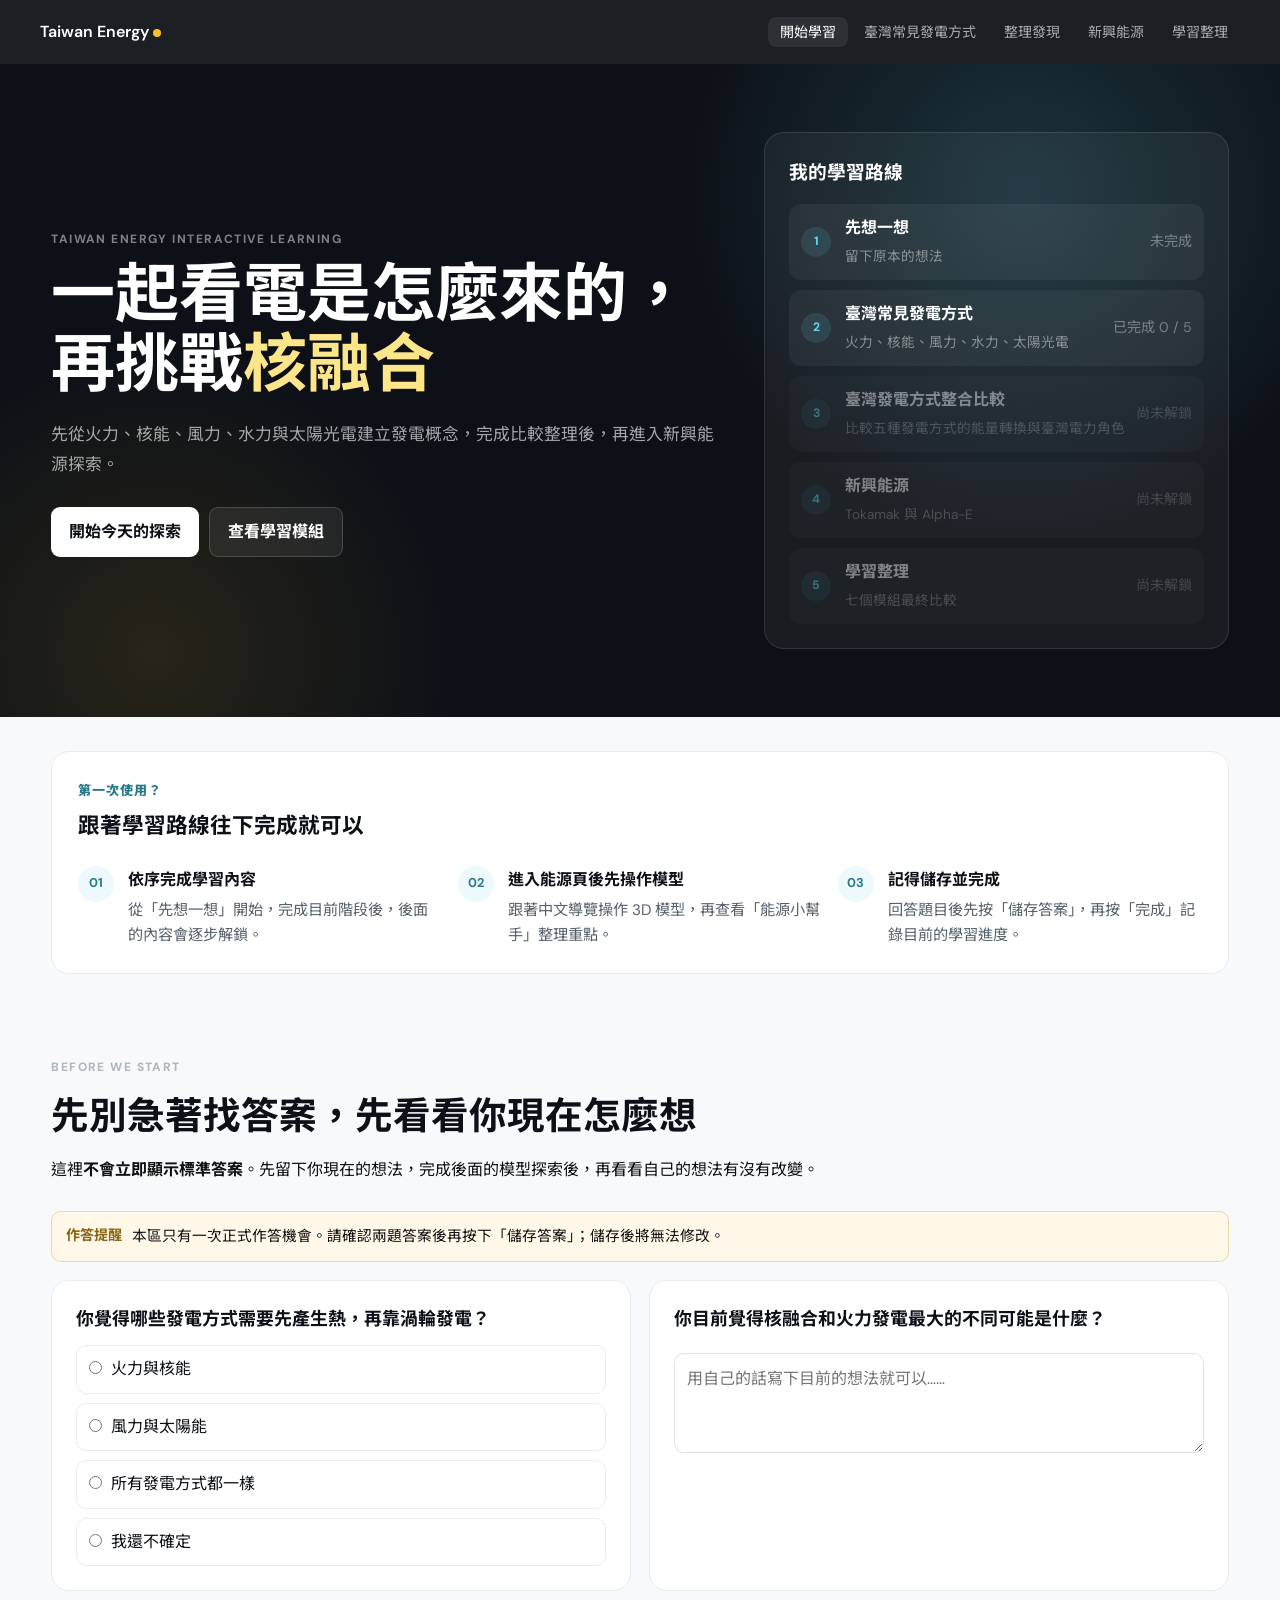
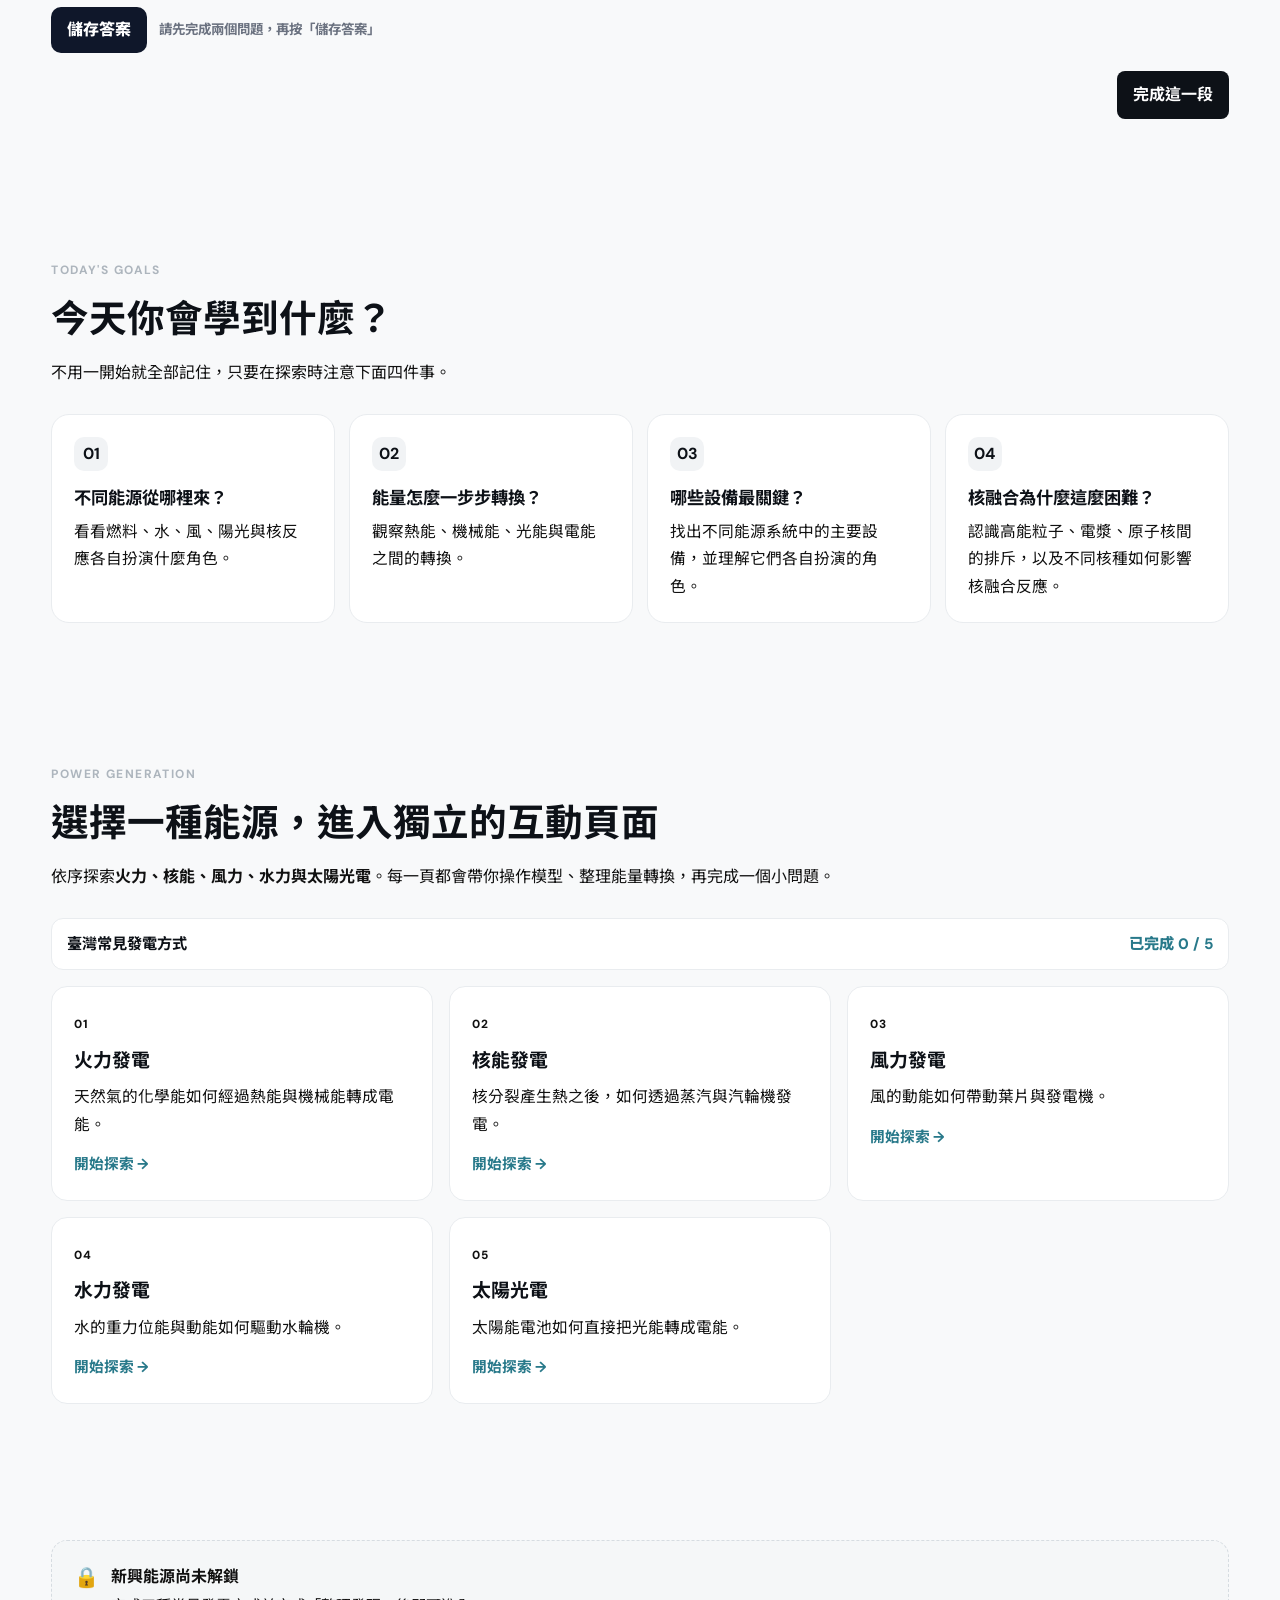
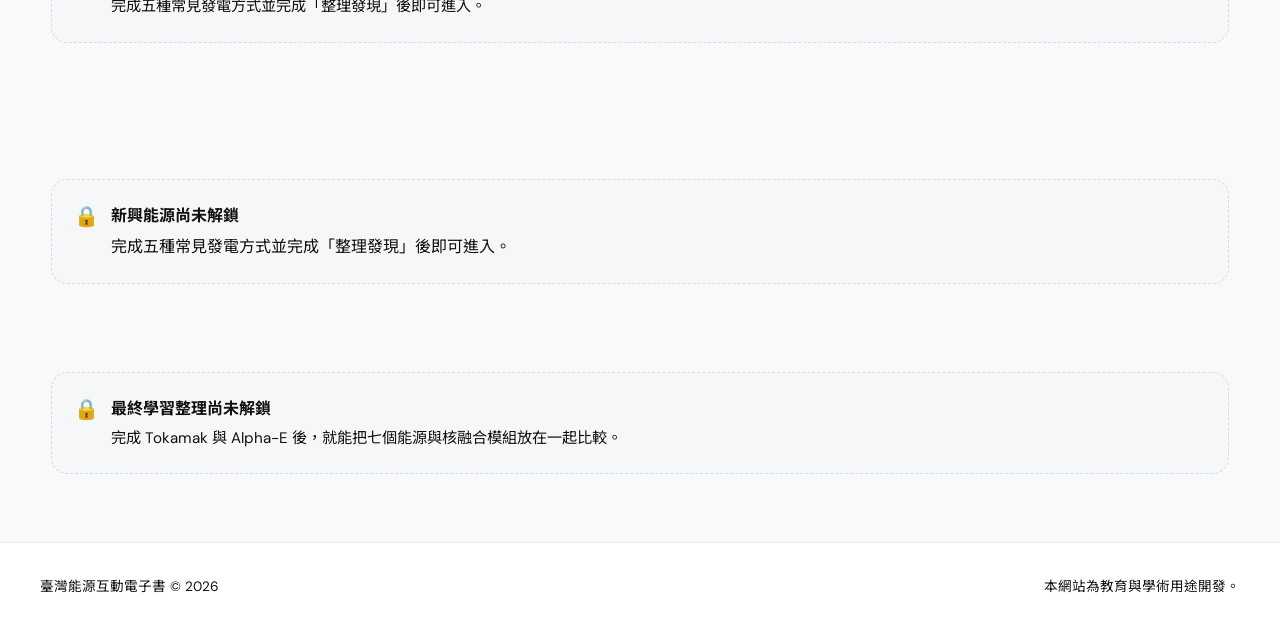
<file: index.html>
<!DOCTYPE html>
<html lang="zh-Hant">
<head>
  <meta charset="UTF-8">
  <meta name="viewport" content="width=device-width, initial-scale=1.0">
  <title>臺灣能源互動電子書｜學生學習版</title>
  <link rel="stylesheet" href="student-learning.css?v=22">
</head>
<body class="home-page">
    <nav>
        <a class="logo" href="index.html">Taiwan Energy<span></span></a>
        <button class="nav-toggle" type="button" aria-label="開啟選單" onclick="toggleMenu()">
            <span></span><span></span><span></span>
        </button>
        <ul id="nav-menu">
            <li><a class="active" href="index.html#start">開始學習</a></li>
            <li><a href="index.html#explore">臺灣常見發電方式</a></li>
            <li><a href="index.html#discover">整理發現</a></li>
            <li><a href="index.html#emerging">新興能源</a></li>
            <li><a href="student-summary.html">學習整理</a></li>
        </ul>
    </nav>

    <header class="hero">
        <div class="hero-inner">
            <div>
                <span class="eyebrow">TAIWAN ENERGY INTERACTIVE LEARNING</span>
                <h1>一起看電是怎麼來的，<br>再挑戰<em>核融合</em></h1>
                <p>
                    先從火力、核能、風力、水力與太陽光電建立發電概念，完成比較整理後，再進入新興能源探索。
                </p>

                <div class="hero-actions">
                    <a class="btn btn-primary" href="#start">開始今天的探索</a>
                    <a class="btn btn-soft" href="#explore">查看學習模組</a>
                </div>
            </div>

            <aside class="hero-panel">
                <h3>我的學習路線</h3>
                <div class="phase-list">
                    <a class="phase-chip route-home-link"
                       href="#start"
                       data-home-route="start">
                        <b>1</b>
                        <div>
                            <strong>先想一想</strong>
                            <small>留下原本的想法</small>
                        </div>

                        <span class="phase-status"
                              data-home-status="start">
                            未完成
                        </span>
                    </a>

                    <a class="phase-chip route-home-link"
                       href="#explore"
                       data-home-route="traditional">
                        <b>2</b>
                        <div>
                            <strong>臺灣常見發電方式</strong>
                            <small>
                                火力、核能、風力、水力、太陽光電
                            </small>
                        </div>

                        <span class="phase-status"
                              data-home-status="traditional">
                            已完成 0 / 5
                        </span>
                    </a>

                    <a class="phase-chip route-home-link"
                       href="#discover"
                       data-home-route="discover">
                        <b>3</b>
                        <div>
                            <strong>臺灣發電方式整合比較</strong>
                            <small>
                                比較五種發電方式的能量轉換與臺灣電力角色
                            </small>
                        </div>

                        <span class="phase-status"
                              data-home-status="discover">
                            尚未解鎖
                        </span>
                    </a>

                    <a class="phase-chip route-home-link"
                       href="#emerging"
                       data-home-route="emerging">
                        <b>4</b>
                        <div>
                            <strong>新興能源</strong>
                            <small>
                                Tokamak 與 Alpha-E
                            </small>
                        </div>

                        <span class="phase-status"
                              data-home-status="emerging">
                            尚未解鎖
                        </span>
                    </a>

                    <a class="phase-chip route-home-link"
                       href="student-summary.html"
                       data-home-route="summary">
                        <b>5</b>
                        <div>
                            <strong>學習整理</strong>
                            <small>
                                七個模組最終比較
                            </small>
                        </div>

                        <span class="phase-status"
                              data-home-status="summary">
                            尚未解鎖
                        </span>
                    </a>
                </div>
            </aside>
        </div>
    </header>

    
    <main>

        <section class="container home-first-use">

            <div class="first-use-card">

                <div class="first-use-head">
                    <span>第一次使用？</span>
                    <h2>跟著學習路線往下完成就可以</h2>
                </div>

                <div class="first-use-grid">

                    <div class="first-use-item">
                        <b>01</b>
                        <div>
                            <strong>依序完成學習內容</strong>
                            <p>
                                從「先想一想」開始，完成目前階段後，後面的內容會逐步解鎖。
                            </p>
                        </div>
                    </div>

                    <div class="first-use-item">
                        <b>02</b>
                        <div>
                            <strong>進入能源頁後先操作模型</strong>
                            <p>
                                跟著中文導覽操作 3D 模型，再查看「能源小幫手」整理重點。
                            </p>
                        </div>
                    </div>

                    <div class="first-use-item">
                        <b>03</b>
                        <div>
                            <strong>記得儲存並完成</strong>
                            <p>
                                回答題目後先按「儲存答案」，再按「完成」記錄目前的學習進度。
                            </p>
                        </div>
                    </div>

                </div>

            </div>

        </section>


        <section class="container" id="start">
            <div class="section-intro">
                <span class="eyebrow">BEFORE WE START</span>
                <h2>先別急著找答案，先看看你現在怎麼想</h2>
                <p>
                    這裡<strong>不會立即顯示標準答案</strong>。先留下你現在的想法，完成後面的模型探索後，再看看自己的想法有沒有改變。
                </p>
            </div>

            <div class="single-attempt-notice">
                <strong>作答提醒</strong>
                <span>
                    本區只有一次正式作答機會。請確認兩題答案後再按下「儲存答案」；儲存後將無法修改。
                </span>
            </div>

            <div class="activity-grid">
                <article class="activity-card">
                    <h3>你覺得哪些發電方式需要先產生熱，再靠渦輪發電？</h3>
                    <div class="choice-list" data-radio-group="start_q1">
                        <!-- radio -> 單選 -->
                        <label class="choice"><input name="start_q1" type="radio" value="thermal_nuclear" /> 火力與核能</label>
                        <label class="choice"><input name="start_q1" type="radio" value="wind_solar" /> 風力與太陽能</label>
                        <label class="choice"><input name="start_q1" type="radio" value="all" /> 所有發電方式都一樣</label>
                        <label class="choice"><input name="start_q1" type="radio" value="unknown" /> 我還不確定</label>
                    </div>
                </article>

                <article class="activity-card">
                    <h3>你目前覺得核融合和火力發電最大的不同可能是什麼？</h3>
                    <textarea data-save="start_q2" placeholder="用自己的話寫下目前的想法就可以……"></textarea>
                </article>
            </div>

            <div class="start-answer-actions">

                <button type="button"
                        class="quiz-save-btn"
                        id="startSaveBtn">
                    儲存答案
                </button>

                <span class="quiz-save-status pending"
                      id="startAnswerStatus">
                    請先完成兩個問題，再按「儲存答案」
                </span>
            </div>

            <div class="phase-footer">
                <button class="complete-phase-btn"
                        id="startCompleteBtn"
                        data-complete-section="start"
                        data-default-label="完成這一段">
                    完成這一段
                </button>
            </div>
        </section>

        <section class="container">
            <div class="section-intro">
                <span class="eyebrow">TODAY'S GOALS</span>
                <h2>今天你會學到什麼？</h2>
                <p>不用一開始就全部記住，只要在探索時注意下面四件事。</p>
            </div>

            <div class="learning-goals">
                <article class="learning-card">
                    <span>01</span>
                    <h3>不同能源從哪裡來？</h3>
                    <p>看看燃料、水、風、陽光與核反應各自扮演什麼角色。</p>
                </article>

                <article class="learning-card">
                    <span>02</span>
                    <h3>能量怎麼一步步轉換？</h3>
                    <p>觀察熱能、機械能、光能與電能之間的轉換。</p>
                </article>

                <article class="learning-card">
                    <span>03</span>
                    <h3>哪些設備最關鍵？</h3>
                    <p>找出不同能源系統中的主要設備，並理解它們各自扮演的角色。</p>
                </article>

                <article class="learning-card">
                    <span>04</span>
                    <h3>核融合為什麼這麼困難？</h3>
                    <p>
                        認識高能粒子、電漿、原子核間的排斥，以及不同核種如何影響核融合反應。
                    </p>
                </article>
            </div>
        </section>

        <section id="explore" class="container">
            <div class="section-intro">
                <span class="eyebrow">POWER GENERATION</span>
                <h2>選擇一種能源，進入獨立的互動頁面</h2>
                <p>
                    依序探索<strong>火力、核能、風力、水力與太陽光電</strong>。每一頁都會帶你操作模型、整理能量轉換，再完成一個小問題。
                </p>
            </div>

            <div class="section-progress-line">
                <strong>臺灣常見發電方式</strong>
                <span id="traditionalProgressText">已完成 0 / 5</span>
            </div>

            <div class="energy-menu-grid">
                <a class="energy-menu-card" href="thermal.html" data-module-card="thermal">
                    <span>01</span>
                    <h3>火力發電</h3>
                    <p>天然氣的化學能如何經過熱能與機械能轉成電能。</p>
                    <strong class="module-card-status">開始探索 →</strong>
                </a>

                <a class="energy-menu-card" href="nuclear.html" data-module-card="nuclear">
                    <span>02</span>
                    <h3>核能發電</h3>
                    <p>核分裂產生熱之後，如何透過蒸汽與汽輪機發電。</p>
                    <strong class="module-card-status">開始探索 →</strong>
                </a>

                <a class="energy-menu-card" href="wind.html" data-module-card="wind">
                    <span>03</span>
                    <h3>風力發電</h3>
                    <p>風的動能如何帶動葉片與發電機。</p>
                    <strong class="module-card-status">開始探索 →</strong>
                </a>

                <a class="energy-menu-card" href="hydro.html" data-module-card="hydro">
                    <span>04</span>
                    <h3>水力發電</h3>
                    <p>水的重力位能與動能如何驅動水輪機。</p>
                    <strong class="module-card-status">開始探索 →</strong>
                </a>

                <a class="energy-menu-card" href="solar.html" data-module-card="solar">
                    <span>05</span>
                    <h3>太陽光電</h3>
                    <p>太陽能電池如何直接把光能轉成電能。</p>
                    <strong class="module-card-status">開始探索 →</strong>
                </a>
            </div>
        </section>

        <section id="discover" class="container gated-section" data-gate="discover">
            <div class="gate-message">
                <span>🔒</span>
                <div>
                    <strong>新興能源尚未解鎖</strong>
                    <p>完成五種常見發電方式並完成「整理發現」後即可進入。</p>
                </div>
            </div>

            <div class="gated-content">
                <!-- =========================
         區塊標題
    ========================= -->
                <div class="section-intro discover-intro">
                    <span class="eyebrow">CONNECT THE IDEAS</span>
                    <h2>把五種發電方式放在一起比較</h2>
                    <p>
                        你已經完成<strong>五種臺灣常見發電方式</strong>的探索。
                    </p>

                    <p>
                        接下來比較三個重點：<strong>能源從哪裡來、能量怎麼轉換、最後怎麼產生電能</strong>。
                    </p>
                </div>

                <div class="module-focus-note discover-focus-note">

                    <strong>本區整理方式</strong>

                    <span>
                        比較五種能量路徑 →
                        找出共同點 →
                        放回臺灣發電情境 →
                        寫下一句自己的整理發現。
                    </span>

                </div>

                <!-- =========================
                     1. 五種能源的能量路徑
                ========================= -->
                <section class="discover-block">
                    <div class="discover-block-head">
                        <span>STEP 01</span>
                        <h3>先看看：五種能源走的是同一條路嗎？</h3>
                        <p>
                            <strong>先看能量路徑：</strong>暫時拿掉設備名稱，只比較每一種發電方式的<strong>能量如何轉換</strong>。
                        </p>

                        <p>
                            <strong>需要複習時：</strong>直接點選下方能源卡片，就可以回到該能源頁面重新查看。
                        </p>
                    </div>

                    <div class="energy-path-grid">
                        <a class="energy-path-card energy-path-link thermal-path"
                           href="thermal.html"
                           aria-label="回到火力發電頁面">
                            <div class="energy-path-title">
                                <span>火力</span>
                                <strong>天然氣的化學能</strong>
                            </div>

                            <div class="energy-path-flow">
                                化學能
                                <b>→</b>
                                熱能
                                <b>→</b>
                                機械能
                                <b>→</b>
                                電能
                            </div>

                            <p>
                                燃料先提供熱能，再利用蒸氣與汽輪機帶動發電機。
                            </p>

                            <span class="energy-path-review">
                                回到這一頁複習 →
                            </span>
                        </a>

                        <a class="energy-path-card energy-path-link nuclear-path"
                           href="nuclear.html"
                           aria-label="回到核能發電頁面">
                            <div class="energy-path-title">
                                <span>核能</span>
                                <strong>核分裂釋放的核能</strong>
                            </div>

                            <div class="energy-path-flow">
                                核能
                                <b>→</b>
                                熱能
                                <b>→</b>
                                機械能
                                <b>→</b>
                                電能
                            </div>

                            <p>
                                熱的來源和火力不同，但後續同樣會利用蒸氣推動汽輪機。
                            </p>

                            <span class="energy-path-review">
                                回到這一頁複習 →
                            </span>
                        </a>

                        <a class="energy-path-card energy-path-link wind-path"
                           href="wind.html"
                           aria-label="回到風力發電頁面">
                            <div class="energy-path-title">
                                <span>風力</span>
                                <strong>移動空氣的動能</strong>
                            </div>

                            <div class="energy-path-flow">
                                風的動能
                                <b>→</b>
                                機械能
                                <b>→</b>
                                電能
                            </div>

                            <p>
                                風直接推動葉片與轉子，不需要先產生熱能。
                            </p>

                            <span class="energy-path-review">
                                回到這一頁複習 →
                            </span>
                        </a>

                        <a class="energy-path-card energy-path-link hydro-path"
                           href="hydro.html"
                           aria-label="回到水力發電頁面">

                            <div class="energy-path-title">
                                <span>水力</span>
                                <strong>高處水體的重力位能</strong>
                            </div>

                            <div class="energy-path-flow">
                                重力位能
                                <b>→</b>
                                水流動能
                                <b>→</b>
                                機械能
                                <b>→</b>
                                電能
                            </div>

                            <p>
                                水往低處流動後推動水輪機，再由發電機產生電能。
                            </p>

                            <span class="energy-path-review">
                                回到這一頁複習 →
                            </span>
                        </a>

                        <a class="energy-path-card energy-path-link solar-path"
                           href="solar.html"
                           aria-label="回到太陽光電頁面">

                            <div class="energy-path-title">
                                <span>太陽光電</span>
                                <strong>太陽光的光能</strong>
                            </div>

                            <div class="energy-path-flow">
                                光能
                                <b>→</b>
                                電能
                            </div>

                            <p>
                                太陽能電池可以直接完成光能到電能的轉換，不需要旋轉機械設備。
                            </p>

                            <span class="energy-path-review">
                                回到這一頁複習 →
                            </span>
                        </a>
                    </div>
                </section>

                <!-- =========================
         2. 找共同點
    ========================= -->
                <section class="discover-block discover-pattern-block">
                    <div class="discover-block-head">
                        <span>STEP 02</span>
                        <h3>再找找看，哪些其實比你想像中更像？</h3>
                        <p>
                            <strong>比較方式：</strong>不只記住設備名稱，而是觀察<strong>能量經過哪些階段</strong>，就可以把五種發電方式重新分成幾組。
                        </p>
                    </div>

                    <div class="pattern-grid">
                        <article class="pattern-card">
                            <span class="pattern-number">01</span>
                            <h4>都需要熱才能發電</h4>
                            <div class="pattern-energy-tags">
                                <span>火力</span>
                                <span>核能</span>
                            </div>

                            <p>
                                兩者最初的能源來源不同，但都先產生<strong>熱</strong>，再利用<strong>蒸氣</strong>推動汽輪機。
                            </p>
                        </article>

                        <article class="pattern-card">
                            <span class="pattern-number">02</span>
                            <h4>直接利用自然界的運動</h4>
                            <div class="pattern-energy-tags">
                                <span>風力</span>
                                <span>水力</span>
                            </div>

                            <p>
                                風與水先使<strong>旋轉設備</strong>產生<strong>機械能</strong>，再由<strong>發電機</strong>把機械能轉換成<strong>電能</strong>。
                            </p>
                        </article>

                        <article class="pattern-card">
                            <span class="pattern-number">03</span>
                            <h4>不需要旋轉機械階段</h4>
                            <div class="pattern-energy-tags">
                                <span>太陽光電</span>
                            </div>

                            <p>
                                太陽能電池<strong>直接</strong>將光能轉換成電能，是五種發電方式中能量路徑最不同的一種。
                            </p>
                        </article>
                    </div>

                    <div class="discover-thinking-note">
                        <div class="discover-thinking-title">
                            你發現了嗎？
                        </div>

                        <p>
                            <strong>火力與核能：</strong>
                            熱的來源不同，但後半段都會利用蒸氣、汽輪機與發電機。
                        </p>

                        <p>
                            <strong>風力與水力：</strong>
                            自然條件不同，但都會先形成旋轉的機械能，再轉換成電能。
                        </p>

                        <p class="discover-thinking-summary">
                            真正比較能源時，應該同時觀察<strong>能量來源</strong>與<strong>轉換路徑</strong>。
                        </p>
                    </div>
                </section>

                <!-- =========================
         3. 臺灣情境
    ========================= -->
                <section class="taiwan-energy-context discover-taiwan">
                    <div class="taiwan-context-head">
                        <span>TAIWAN ENERGY 2025</span>
                        <h3>2025 年臺灣發電結構</h3>
                        <p>
                            真實的電力系統不只要<strong>能夠發電</strong>，
                            還要同時考慮：
                            <strong>何時能發電、能否配合用電需求，以及不同能源如何互相搭配</strong>。
                        </p>
                    </div>

                    <div class="taiwan-mix-grid">
                        <article>
                            <strong>47.7%</strong>
                            <span>燃氣發電</span>
                            <p>
                                2025 年臺灣發電量占比最高的能源，
                                目前仍是重要的電力來源。
                            </p>
                        </article>

                        <article>
                            <strong>35.3%</strong>
                            <span>燃煤發電</span>
                            <p>
                                仍占相當比例，
                                但能源政策方向持續降低燃煤使用。
                            </p>
                        </article>

                        <article>
                            <strong>13.3%</strong>
                            <span>再生能源</span>
                            <p>
                                包含太陽光電、風力、水力
                                以及其他再生能源。
                            </p>
                        </article>

                        <article>

                            <strong>1.1%</strong>

                            <span>核能發電</span>

                            <p>
                                2025 年全年仍有部分核能發電量；
                                核三 2 號機於 5 月停止商轉後，
                                後續月份已無核能商轉發電。
                            </p>

                        </article>
                    </div>

                    <div class="taiwan-context-note discover-question">
                        <strong>想一想：</strong>
                        <p>
                            如果太陽光電與風力都不需要燃燒燃料，
                            為什麼臺灣目前仍然需要其他發電方式？
                            試著從<strong>自然條件、發電時間與用電需求</strong>三個方向思考。
                        </p>
                    </div>

                    <div class="taiwan-data-source">
                        資料基準：2025 年全年發電結構｜
                        資料來源：
                        <a href="https://service.moea.gov.tw/EE521/common/Common.aspx?code=M&no=9"
                           target="_blank"
                           rel="noopener noreferrer">
                            經濟部能源統計 ↗
                        </a>
                    </div>
                </section>

                <!-- =========================
         4. 整合反思
    ========================= -->
                <div class="reflection-card discover-reflection">
                    <span class="reflection-eyebrow">
                        YOUR TURN
                    </span>

                    <div class="single-attempt-notice">
                        <strong>作答提醒</strong>
                        <span>
                            本題只有一次正式作答機會。
                            請確認內容後再按下「儲存答案」；
                            儲存後將無法修改。
                        </span>
                    </div>

                    <h3>如果只能用一句話，你會怎麼比較這五種發電方式？</h3>
                    <p>
                        <strong>不用逐一介紹五種能源。</strong>
                        請選擇一個你認為最重要的比較角度，
                        用一句話整理自己的發現。
                    </p>

                    <p>
                        <strong>可以從這些方向思考：</strong>
                        能源來源、能量轉換、自然條件，
                        或不同發電方式在供電系統中的角色。
                    </p>

                    <textarea data-save="discover_reflection"
                              id="discoverReflection"
                              placeholder="例如：我發現雖然五種能源來源不同，但……"></textarea>

                    <div class="discover-answer-actions">
                        <button type="button"
                                class="quiz-save-btn"
                                id="discoverSaveBtn">
                            儲存答案
                        </button>

                        <span class="quiz-save-status"
                              id="discoverAnswerStatus"></span>

                    </div>
                </div>

                <div class="phase-footer">
                    <button class="complete-phase-btn"
                            id="discoverCompleteBtn"
                            data-complete-section="discover"
                            data-default-label="完成能源整合比較">
                        完成能源整合比較
                    </button>
                </div>
            </div>
        </section>

        <section id="emerging" class="container gated-section" data-gate="emerging">
            <div class="gate-message">
                <span>🔒</span>
                <div>
                    <strong>新興能源尚未解鎖</strong>
                    完成五種常見發電方式並完成「整理發現」後即可進入。
                </div>
            </div>

            <div class="gated-content">
                <div class="section-intro">
                    <span class="eyebrow">EMERGING ENERGY</span>

                    <h2>接下來，進入新興能源探索</h2>

                    <p>
                        前面五種發電方式，主要用來認識<strong>實際電力系統如何產生電能</strong>。
                    </p>

                    <p>
                        接下來將進入<strong>核融合</strong>主題。在操作 Tokamak 與 Alpha-E 之前，先建立兩個重要的基本概念，再進一步看看研究人員如何創造核融合所需要的條件。
                    </p>
                </div>

                <!-- =================================================
         核融合共同先備概念
    ================================================= -->

                <section class="emerging-basics">

                    <div class="emerging-basics-head">

                        <span class="eyebrow">
                            BEFORE THE EXPLORATION
                        </span>

                        <h3>
                            進入 Tokamak 與 Alpha-E 前，先掌握兩個基本概念
                        </h3>

                        <p>
                            Tokamak 與 Alpha-E 都是在探索核融合相關技術。在開始操作之前，先了解<strong>核融合是什麼</strong>，以及<strong>為什麼讓原子核彼此接近並不容易</strong>。
                        </p>

                    </div>


                    <div class="fusion-core-grid fusion-core-grid-two">

                        <article class="fusion-core-card">

                            <span>01</span>

                            <h3>
                                核融合是什麼？
                            </h3>

                            <p>
                                核融合是兩個較輕的原子核，在適當條件下結合形成<strong>新的原子核</strong>，並可能伴隨能量釋放。
                            </p>

                            <p>
                                在核反應前後，如果系統的總質量略有減少，這部分<strong>質量差可以轉換成能量</strong>並釋放出來。
                            </p>

                        </article>


                        <article class="fusion-core-card">

                            <span>02</span>

                            <h3>
                                為什麼核融合不容易？
                            </h3>

                            <p>
                                原子核都帶正電，彼此接近時會受到<strong>電性排斥</strong>。
                            </p>

                            <p>
                                因此必須讓粒子具有足夠高的能量，才能增加原子核接近到<strong>核力可以發揮作用範圍</strong>的機會。
                            </p>

                        </article>

                    </div>


                    <div class="emerging-basics-transition">

                        <strong>
                            接下來要解決的問題是：
                        </strong>

                        <p>
                            如果核融合需要粒子具有很高的能量，研究人員要怎麼創造並維持這些特殊條件？接下來會先從Tokamak 的高溫電漿與磁場約束開始，再進入Alpha-E 的真空、粒子束與核種選擇。
                        </p>
                    </div>

                </section>

                <div class="section-progress-line">
                    <strong>新興能源探索</strong>
                    <span id="emergingProgressText">已完成 0 / 2</span>
                </div>

                <div class="energy-menu-grid emerging-grid">
                    <a class="energy-menu-card emerging-card tokamak-entry"
                       href="tokamak.html"
                       data-module-card="tokamak">

                        <span>01</span>

                        <h3>Tokamak</h3>

                        <p>
                            觀察<strong>高溫電漿、真空與磁場控制</strong>
                            如何共同作用，
                            理解 Tokamak 怎麼建立並維持核融合研究所需的環境。
                        </p>

                        <strong class="module-card-status">
                            先從這裡開始 →
                        </strong>

                    </a>

                    <a class="energy-menu-card gated-link emerging-card alpha-entry"
                       href="alpha-e-student-activity.html"
                       data-module-card="challenge"
                       data-link-requires="alpha">

                        <span>02</span>

                        <h3>Alpha-E</h3>

                        <p>
                            再進一步操作<strong>真空、粒子束與核種選擇</strong>，
                            探索粒子如何建立反應條件，
                            以及不同核種如何影響特定核融合反應。
                        </p>

                        <strong class="module-card-status">
                            完成 Tokamak 後解鎖
                        </strong>

                    </a>
                </div>
            </div>
        </section>

        <section id="final-review" class="container gated-section compact-gate" data-gate="final">
            <div class="gate-message">
                <span>🔒</span>
                <div>
                    <strong>最終學習整理尚未解鎖</strong>
                    <p>完成 Tokamak 與 Alpha-E 後，就能把七個能源與核融合模組放在一起比較。</p>
                </div>
            </div>

            <div class="gated-content">
                <div class="challenge-panel">
                    <div>
                        <h3>七個模組都完成了</h3>
                        <p>最後把五種發電方式、Tokamak 與 Alpha-E 一起比較與反思。</p>
                    </div>

                    <a class="btn btn-primary" href="student-summary.html">前往學習整理</a>
                </div>
            </div>
        </section>
    </main>

    <footer>
        <p>臺灣能源互動電子書 © 2026</p>
        <p>本網站為教育與學術用途開發。</p>
    </footer>

    <script src="student-learning.js?v=22"></script>
</body>
</html>
</file>
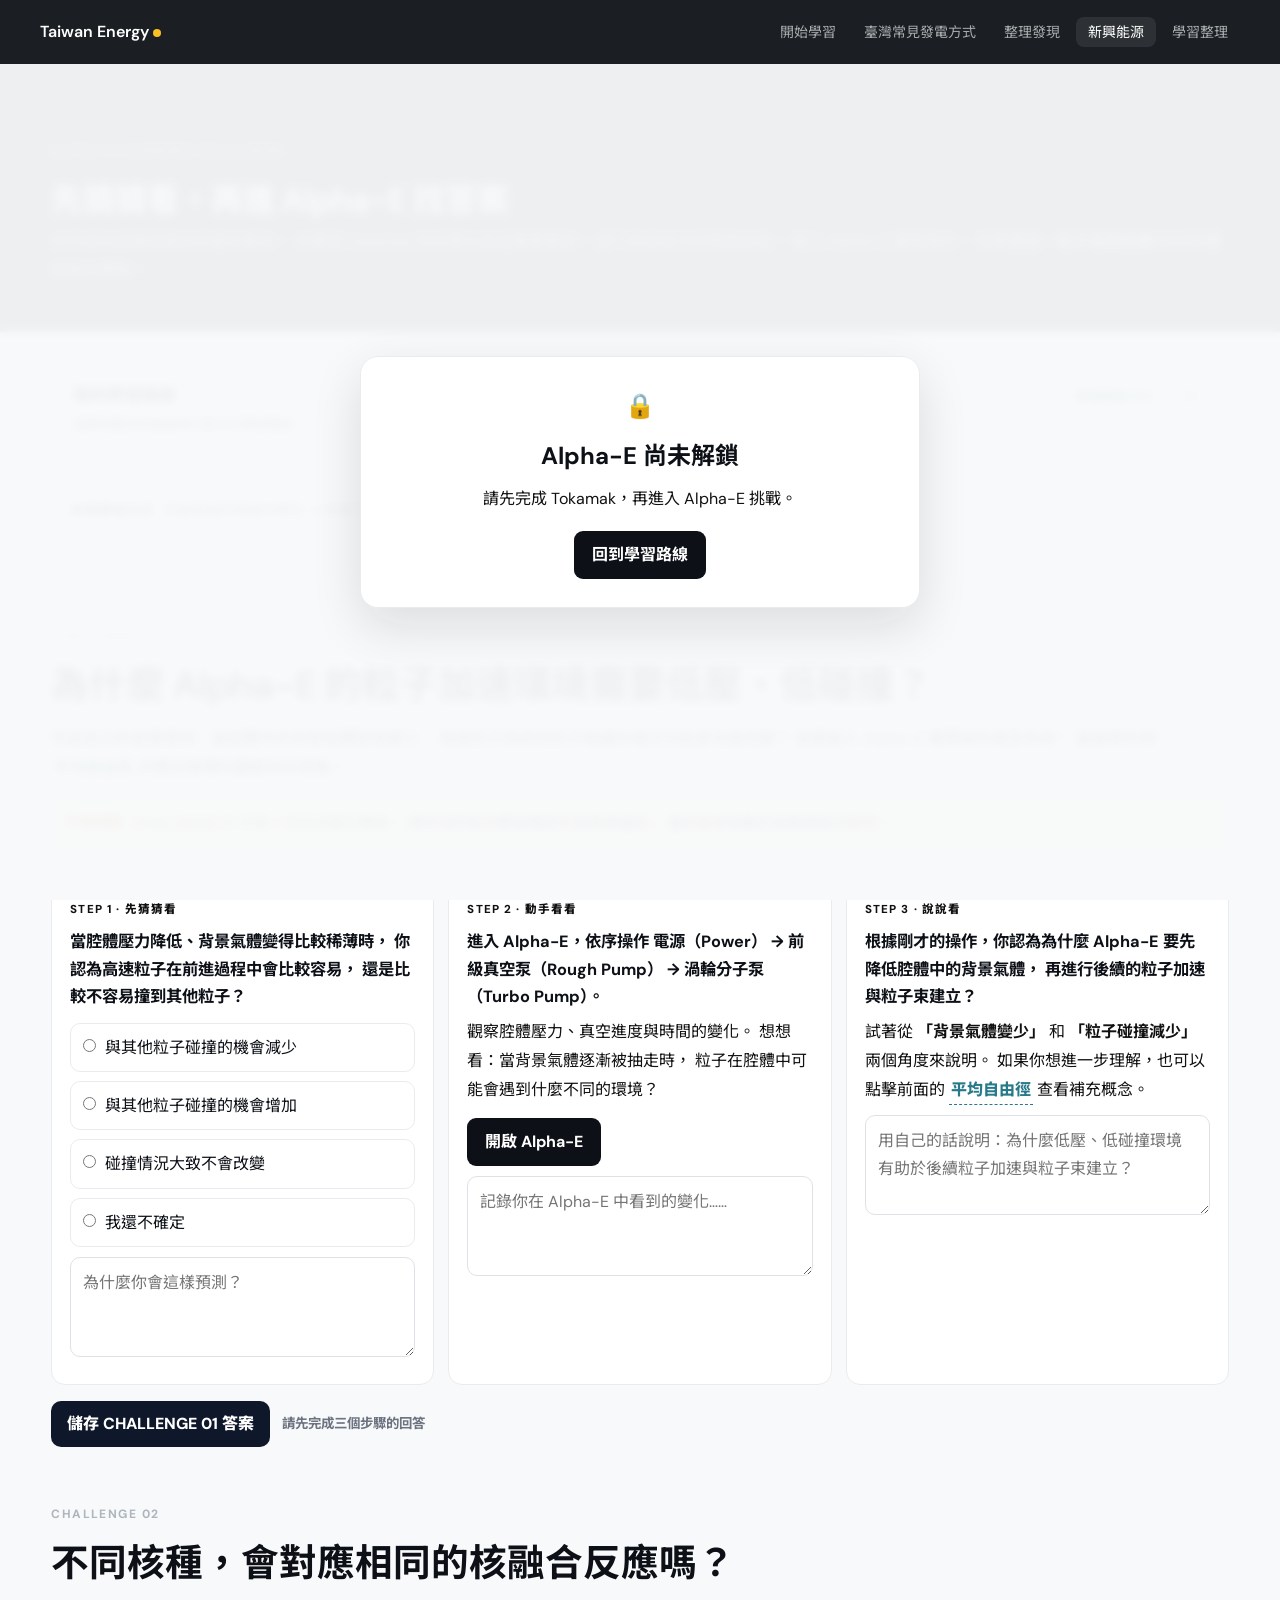
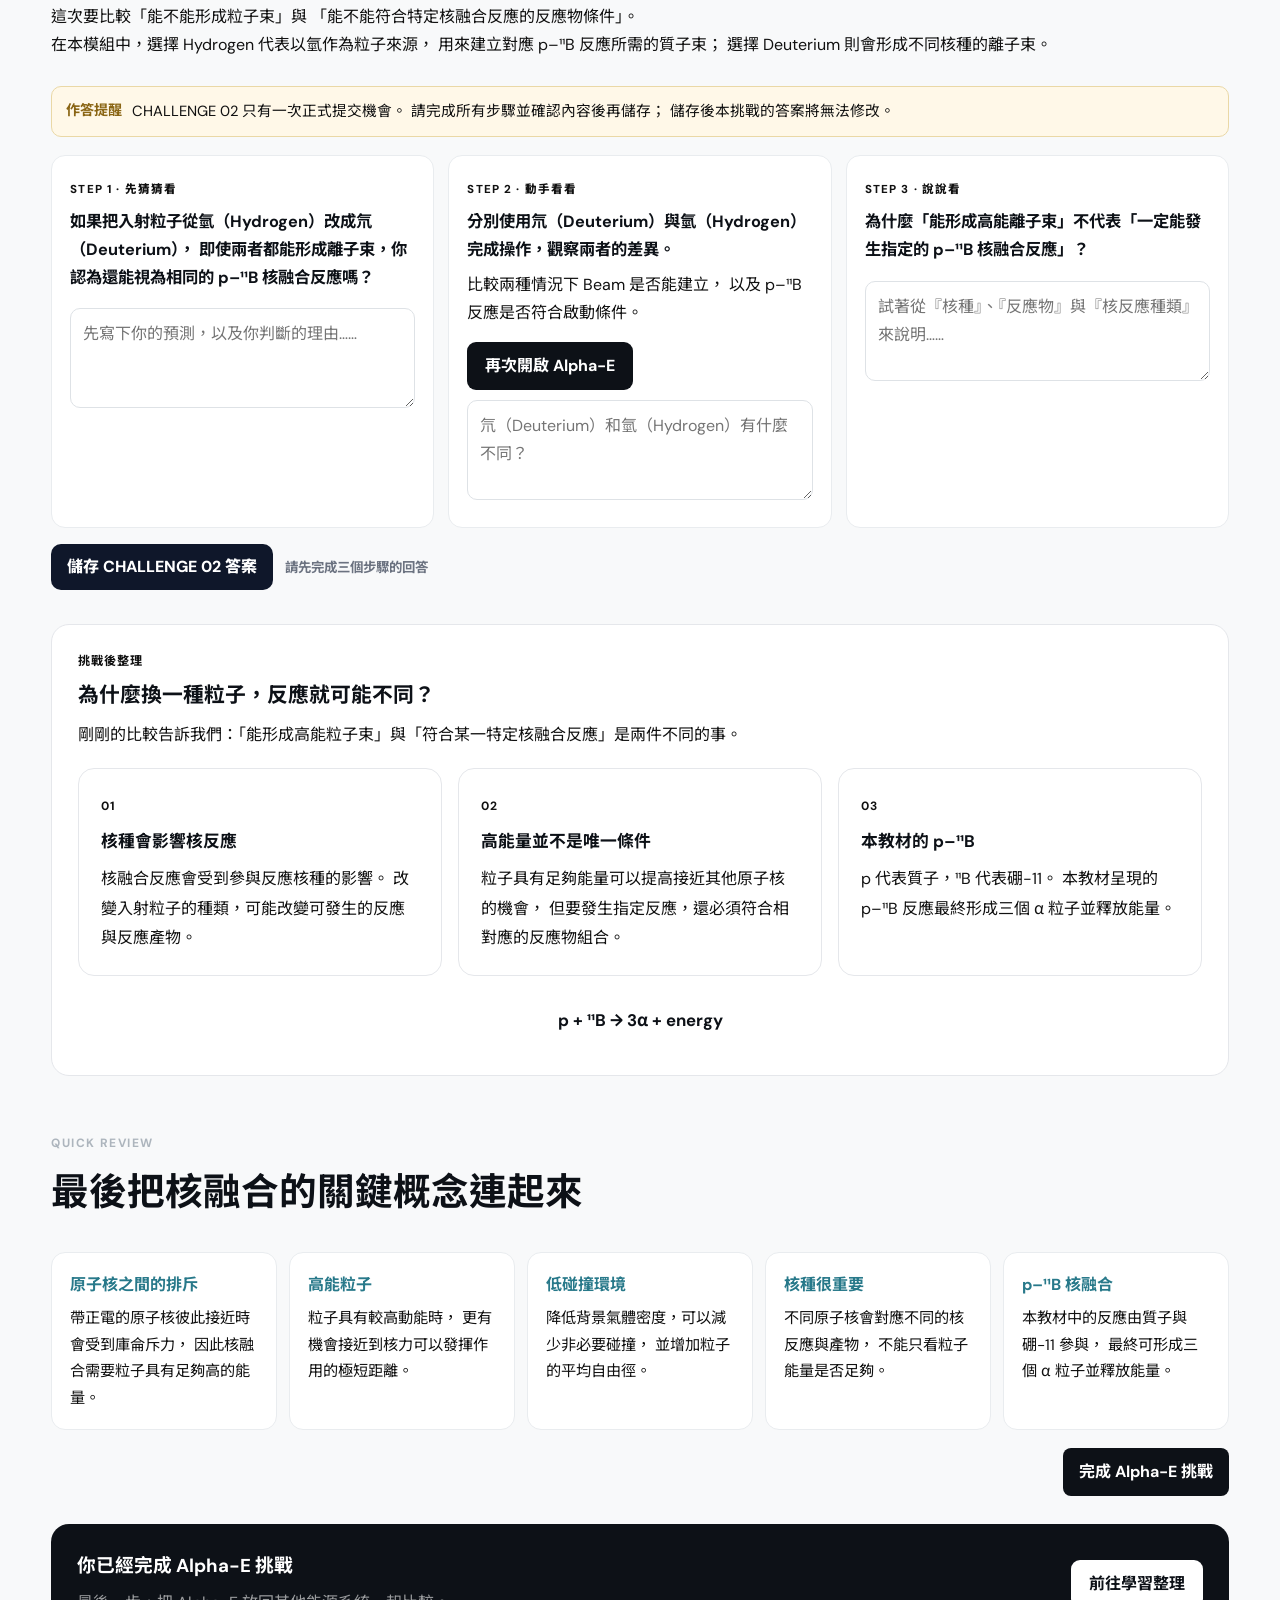
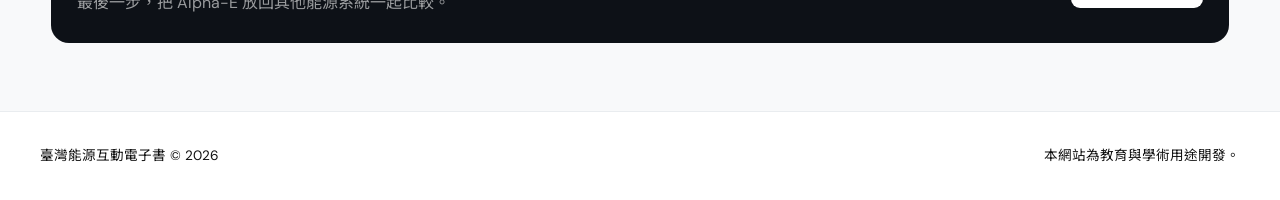
<file: alpha-e-student-activity.html>
<!DOCTYPE html>

<html lang="zh-Hant">
<head> 
    <meta charset="utf-8"/>
    <meta content="width=device-width, initial-scale=1.0" name="viewport"/>
    <title>Alpha-E 學習挑戰｜臺灣能源互動電子書</title>
    <link href="student-learning.css?v=22" rel="stylesheet"/>
</head>

<body data-page-requires="alpha">
    <nav>
        <a class="logo" href="index.html">Taiwan Energy<span></span></a>
        <button aria-label="開啟選單" class="nav-toggle" onclick="toggleMenu()" type="button">
            <span></span><span></span><span></span>
        </button>
        <ul id="nav-menu">
            <li><a href="index.html#start">開始學習</a></li>
            <li><a href="index.html#explore">臺灣常見發電方式</a></li>
            <li><a href="index.html#discover">整理發現</a></li>
            <li><a class="active" href="index.html#emerging">新興能源</a></li>
            <li><a href="student-summary.html">學習整理</a></li>
        </ul>
    </nav>

    <header class="summary-hero">
        <div class="inner">
            <span class="eyebrow">ALPHA-E LEARNING CHALLENGE</span>
            <h1>先猜猜看，再進 Alpha-E 找答案</h1>
            <p>
                你已經先認識核融合的基本概念，
                也看過 Tokamak 如何建立高溫電漿環境。
                接下來從自己的預測出發，
                進入 Alpha-E 實際操作，
                探索<strong>真空、粒子束與核種</strong>
                如何影響核融合實驗。
            </p>
        </div>
    </header>

    <section class="container route-container">
        <div data-learning-route=""></div>
    </section>

    <div class="container alpha-challenge-focus-wrap">

        <div class="module-focus-note">

            <strong>本頁學習方式</strong>

            <span>
                回想前面的核融合概念 →
                先寫下預測 →
                開啟 Alpha-E 實際操作 →
                記錄觀察 →
                用自己的話解釋。
            </span>

        </div>

    </div>

    <main class="container">
        <section>
            <div class="section-intro">

                <span class="eyebrow">CHALLENGE 01</span>

                <h2>為什麼 Alpha-E 的粒子加速環境需要低壓、低碰撞？</h2>

                <p>
                    先從自己的直覺預測：當腔體中的背景氣體逐漸變少，
                    高速粒子與其他粒子碰撞的情況可能會怎麼改變？
                    接著進入 Alpha-E 實際操作真空系統，
                    最後再利用
                    <button type="button"
                            class="inline-term"
                            data-term="mean-free-path"
                            aria-expanded="false">
                        平均自由徑
                    </button>
                    的概念解釋你觀察到的現象。
                </p>

                <div class="single-attempt-notice">
                    <strong>作答提醒</strong>
                    <span>
                        CHALLENGE 01 只有一次正式提交機會。
                        請完成所有步驟並確認內容後再儲存；
                        儲存後本挑戰的答案將無法修改。
                    </span>
                </div>

                <div class="term-popover"
                     id="term-mean-free-path"
                     hidden>

                    <div class="term-popover-head">
                        <strong>平均自由徑</strong>
                        <span>Mean Free Path</span>
                    </div>

                    <p>
                        指粒子在連續兩次碰撞之間，
                        平均可以移動的距離。
                        當背景氣體較稀薄、碰撞較少時，
                        粒子通常可以移動更遠才再次發生碰撞。
                    </p>
                </div>
            </div>

            <div class="activity-steps">
                <article class="activity-step">

                    <span class="tag">STEP 1 · 先猜猜看</span>

                    <h4>
                        當腔體壓力降低、背景氣體變得比較稀薄時，
                        你認為高速粒子在前進過程中會比較容易，
                        還是比較不容易撞到其他粒子？
                    </h4>

                    <div class="choice-list"
                         data-radio-group="vacuum_predict">

                        <label class="choice">
                            <input name="vacuum_predict"
                                   type="radio"
                                   value="collision_down">
                            與其他粒子碰撞的機會減少
                        </label>

                        <label class="choice">
                            <input name="vacuum_predict"
                                   type="radio"
                                   value="collision_up">
                            與其他粒子碰撞的機會增加
                        </label>

                        <label class="choice">
                            <input name="vacuum_predict"
                                   type="radio"
                                   value="same">
                            碰撞情況大致不會改變
                        </label>

                        <label class="choice">
                            <input name="vacuum_predict"
                                   type="radio"
                                   value="unknown">
                            我還不確定
                        </label>

                    </div>

                    <textarea data-save="vacuum_reason"
                              placeholder="為什麼你會這樣預測？"></textarea>

                </article>

                <article class="activity-step">

                    <span class="tag">STEP 2 · 動手看看</span>

                    <h4>
                        進入 Alpha-E，依序操作
                        電源（Power） → 前級真空泵（Rough Pump） → 渦輪分子泵（Turbo Pump）。
                    </h4>

                    <p>
                        觀察腔體壓力、真空進度與時間的變化。
                        想想看：當背景氣體逐漸被抽走時，
                        粒子在腔體中可能會遇到什麼不同的環境？
                    </p>

                    <a class="btn btn-dark"
                       href="alpha-e.html"
                       rel="noopener"
                       style="margin-top:14px"
                       target="_blank">
                        開啟 Alpha-E
                    </a>

                    <textarea data-save="vacuum_observe"
                              placeholder="記錄你在 Alpha-E 中看到的變化……"></textarea>

                </article>

                <article class="activity-step">

                    <span class="tag">STEP 3 · 說說看</span>

                    <h4>
                        根據剛才的操作，你認為為什麼 Alpha-E 要先降低腔體中的背景氣體，
                        再進行後續的粒子加速與粒子束建立？
                    </h4>

                    <p>
                        試著從
                        <strong>「背景氣體變少」</strong>
                        和
                        <strong>「粒子碰撞減少」</strong>
                        兩個角度來說明。
                        如果你想進一步理解，也可以點擊前面的
                        <button type="button"
                                class="inline-term"
                                data-term="mean-free-path"
                                aria-expanded="false">
                            平均自由徑
                        </button>
                        查看補充概念。
                    </p>

                    <textarea data-save="vacuum_explain"
                              placeholder="用自己的話說明：為什麼低壓、低碰撞環境有助於後續粒子加速與粒子束建立？"></textarea>

                </article>
            </div>

            <div class="challenge-save-actions">

                <button type="button"
                        class="quiz-save-btn"
                        id="challenge1SaveBtn">
                    儲存 CHALLENGE 01 答案
                </button>

                <span class="quiz-save-status pending"
                      id="challenge1SaveStatus">
                    請先完成三個步驟的回答
                </span>

            </div>
        </section>

        <section style="margin-top:52px">
            <div class="section-intro">
                <span class="eyebrow">CHALLENGE 02</span>
                <h2>不同核種，會對應相同的核融合反應嗎？</h2>
                <p>
                    這次要比較「能不能形成粒子束」與
                    「能不能符合特定核融合反應的反應物條件」。
                </p>

                <p>
                    在本模組中，選擇 Hydrogen 代表以氫作為粒子來源，
                    用來建立對應 p–¹¹B 反應所需的質子束；
                    選擇 Deuterium 則會形成不同核種的離子束。
                </p>
            </div>

            <div class="single-attempt-notice">
                <strong>作答提醒</strong>
                <span>
                    CHALLENGE 02 只有一次正式提交機會。
                    請完成所有步驟並確認內容後再儲存；
                    儲存後本挑戰的答案將無法修改。
                </span>
            </div>

            <div class="activity-steps">
                <article class="activity-step">
                    <span class="tag">STEP 1 · 先猜猜看</span>

                    <h4>
                        如果把入射粒子從氫（Hydrogen）改成氘（Deuterium），
                        即使兩者都能形成離子束，你認為還能視為相同的 p–¹¹B 核融合反應嗎？
                    </h4>

                    <textarea data-save="fuel_predict" placeholder="先寫下你的預測，以及你判斷的理由……"></textarea>
                </article>

                <article class="activity-step">
                    <span class="tag">STEP 2 · 動手看看</span>
                    <h4>
                        分別使用氘（Deuterium）與氫（Hydrogen）完成操作，觀察兩者的差異。
                    </h4>

                    <p>
                        比較兩種情況下 Beam 是否能建立，
                        以及 p–¹¹B 反應是否符合啟動條件。
                    </p>

                    <a class="btn btn-dark" href="alpha-e.html" rel="noopener" style="margin-top:14px" target="_blank">
                        再次開啟 Alpha-E
                    </a>

                    <textarea data-save="fuel_observe"
                              placeholder="氘（Deuterium）和氫（Hydrogen）有什麼不同？"></textarea>
                </article>

                <article class="activity-step">
                    <span class="tag">STEP 3 · 說說看</span>
                    <h4>
                        為什麼「能形成高能離子束」不代表「一定能發生指定的 p–¹¹B 核融合反應」？
                    </h4>

                    <textarea data-save="fuel_explain" placeholder="試著從『核種』、『反應物』與『核反應種類』來說明……"></textarea>
                </article>
            </div>

            <div class="challenge-save-actions">

                <button type="button"
                        class="quiz-save-btn"
                        id="challenge2SaveBtn">
                    儲存 CHALLENGE 02 答案
                </button>

                <span class="quiz-save-status pending"
                      id="challenge2SaveStatus">
                    請先完成三個步驟的回答
                </span>

            </div>
        </section>

        <section style="margin-top:32px">
            <div class="concept-bridge">
                <div class="concept-bridge-head">
                    <span>挑戰後整理</span>
                    <h3>為什麼換一種粒子，反應就可能不同？</h3>
                    <p>
                        剛剛的比較告訴我們：「能形成高能粒子束」與「符合某一特定核融合反應」是兩件不同的事。
                    </p>
                </div>

                <div class="fusion-core-grid" style="margin-top:18px">
                    <article class="fusion-core-card">
                        <span>01</span>
                        <h3>核種會影響核反應</h3>
                        <p>
                            核融合反應會受到參與反應核種的影響。
                            改變入射粒子的種類，可能改變可發生的反應與反應產物。
                        </p>
                    </article>

                    <article class="fusion-core-card">
                        <span>02</span>
                        <h3>高能量並不是唯一條件</h3>
                        <p>
                            粒子具有足夠能量可以提高接近其他原子核的機會，
                            但要發生指定反應，還必須符合相對應的反應物組合。
                        </p>
                    </article>

                    <article class="fusion-core-card">
                        <span>03</span>
                        <h3>本教材的 p–¹¹B</h3>
                        <p>
                            p 代表質子，¹¹B 代表硼-11。
                            本教材呈現的 p–¹¹B 反應最終形成三個 α 粒子並釋放能量。
                        </p>
                    </article>
                </div>

                <div class="fusion-reaction">
                    <strong>p + ¹¹B → 3α + energy</strong>
                </div>
            </div>
        </section>

        <section style="margin-top:52px">
            <div class="section-intro">
                <span class="eyebrow">QUICK REVIEW</span>
                <h2>最後把核融合的關鍵概念連起來</h2>
            </div>

            <div class="summary-strip">
                <article class="summary-card">
                    <strong>原子核之間的排斥</strong>
                    <p>
                        帶正電的原子核彼此接近時會受到庫侖斥力，
                        因此核融合需要粒子具有足夠高的能量。
                    </p>
                </article>

                <article class="summary-card">
                    <strong>高能粒子</strong>
                    <p>
                        粒子具有較高動能時，
                        更有機會接近到核力可以發揮作用的極短距離。
                    </p>
                </article>

                <article class="summary-card">
                    <strong>低碰撞環境</strong>
                    <p>
                        降低背景氣體密度，可以減少非必要碰撞，
                        並增加粒子的平均自由徑。
                    </p>
                </article>

                <article class="summary-card">
                    <strong>核種很重要</strong>
                    <p>
                        不同原子核會對應不同的核反應與產物，
                        不能只看粒子能量是否足夠。
                    </p>
                </article>

                <article class="summary-card">
                    <strong>p–¹¹B 核融合</strong>
                    <p>
                        本教材中的反應由質子與硼-11 參與，
                        最終可形成三個 α 粒子並釋放能量。
                    </p>
                </article>
            </div>

            <div class="phase-footer">

                <button class="complete-phase-btn"
                        id="alphaChallengeCompleteBtn"
                        data-complete-section="challenge"
                        data-default-label="完成 Alpha-E 挑戰">
                    完成 Alpha-E 挑戰
                </button>

            </div>
        </section>

        <section style="margin-top:28px">
            <div class="challenge-panel">
                <div>
                    <h3>你已經完成 Alpha-E 挑戰</h3>
                    <p>最後一步，把 Alpha-E 放回其他能源系統一起比較。</p>
                </div>

                <a class="btn btn-primary" href="student-summary.html">前往學習整理</a>
            </div>
        </section>
    </main>

    <footer>
        <p>臺灣能源互動電子書 © 2026</p>
        <p>本網站為教育與學術用途開發。</p>
    </footer>

    <script src="student-learning.js?v=22"></script>
</body>
</html>
</file>
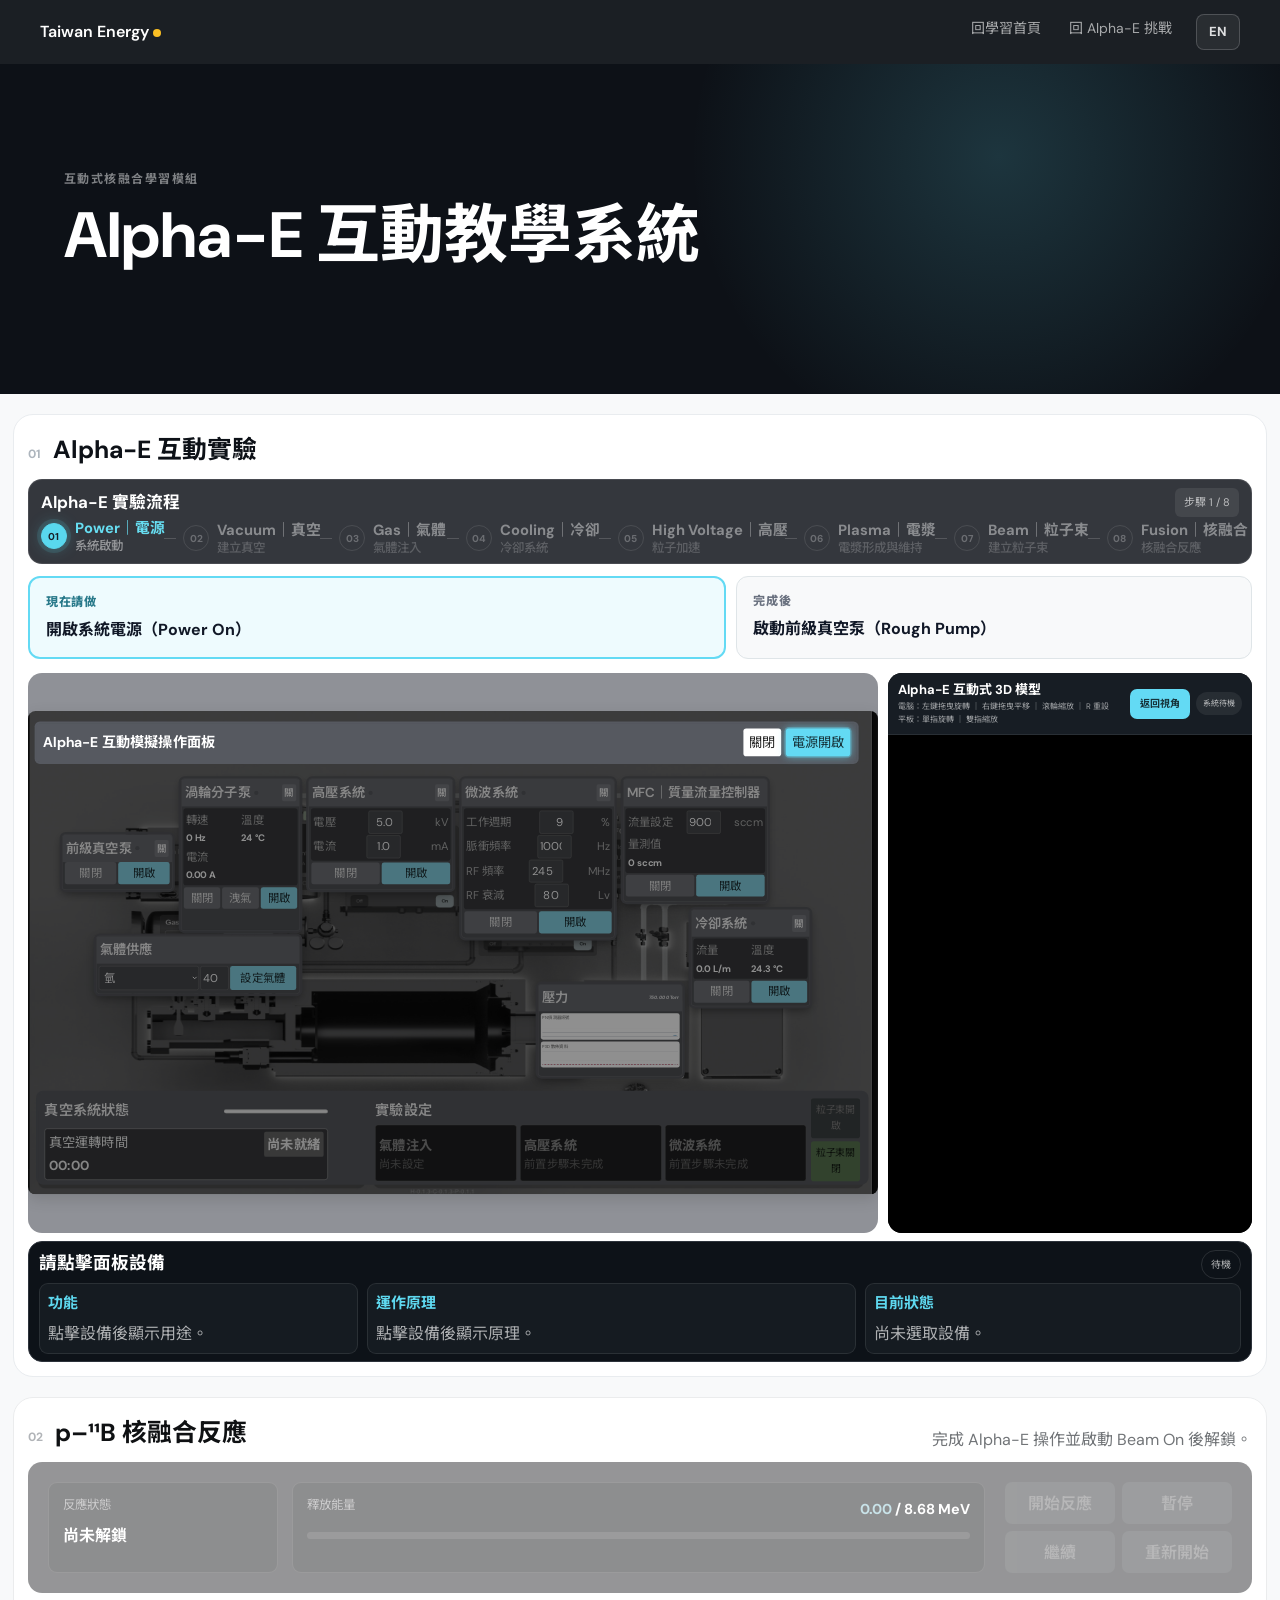
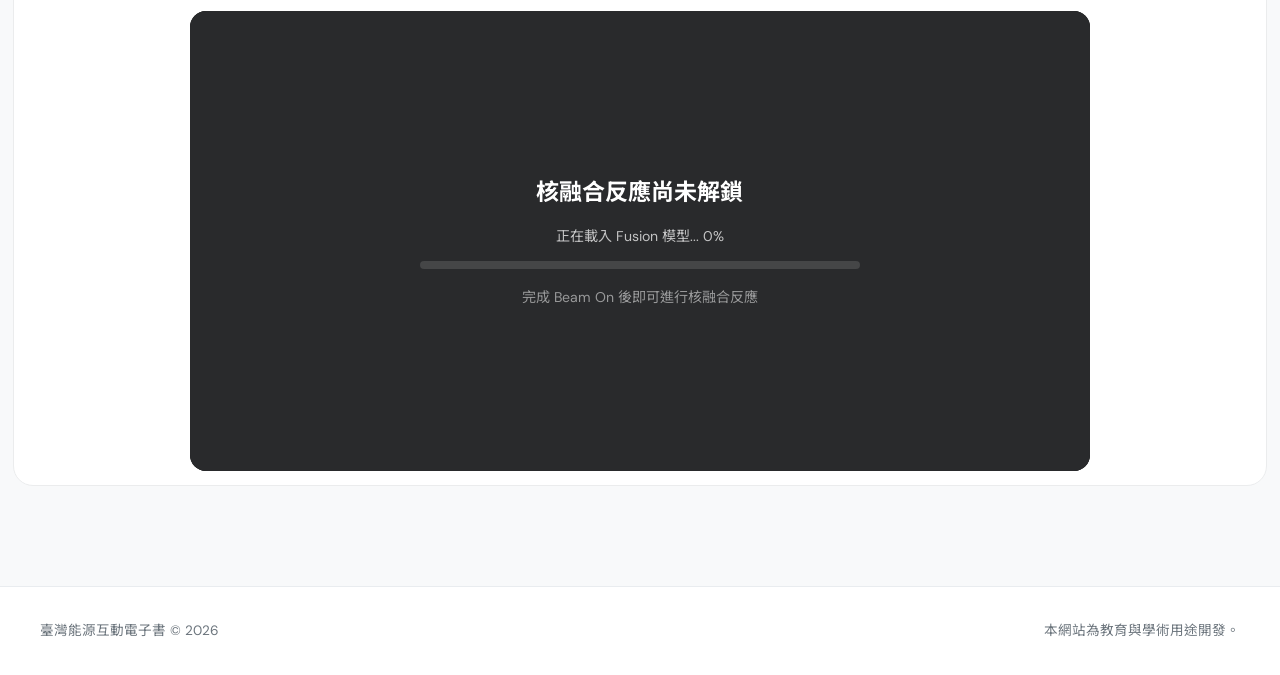
<file: alpha-e.html>
<!DOCTYPE html>
<html lang="zh-Hant">
<head>
  <meta charset="UTF-8">
  <meta name="viewport" content="width=device-width, initial-scale=1.0">
  <title>Alpha-E 互動教學系統｜臺灣能源互動電子書</title>
  <link rel="stylesheet" href="alpha-e.css?v=19">
</head>
<body>
    <nav>
        <a class="logo" href="index.html">Taiwan Energy<span></span></a>
        <button class="nav-toggle" onclick="toggleMenu()"><span></span><span></span><span></span></button>
   
        <ul id="nav-menu">

            <li>
                <a href="index.html">
                    回學習首頁
                </a>
            </li>

            <li>
                <a href="alpha-e-student-activity.html">
                    回 Alpha-E 挑戰
                </a>
            </li>

            <li>
                <button id="langToggle"
                        class="lang-toggle"
                        type="button">
                    EN
                </button>
            </li>

        </ul>
    </nav>
<header class="page-hero">
    <div>

        <p class="eyebrow"
           data-i18n="hero_eyebrow">
            互動式核融合學習模組
        </p>

        <h1 data-i18n="hero_title">
            Alpha-E 互動教學系統
        </h1>

    </div>
</header>

<main class="alpha-container">
    <section class="content-card">
        <div class="card-heading">
            <div>
                <span>01</span>

                <h2 data-i18n="alpha_experiment_title">
                    Alpha-E 互動實驗
                </h2>
            </div>
        </div>

        <div class="alpha-flow-guide">
            <div class="alpha-flow-header">
                <div>
                    <h3 data-i18n="flow_title">
                        Alpha-E 實驗流程
                    </h3>
                </div>

                <span id="flowProgressText" class="alpha-flow-count">
                    Step 1 / 8
                </span>
            </div>

            <div class="alpha-flow-steps">

                <div class="flow-step" data-flow-step="power">
                    <span class="flow-number">01</span>
                    <div class="flow-step-text">
                        <strong data-i18n="flow_power">
                            Power
                        </strong>

                        <span data-i18n="flow_power_desc">
                            系統啟動
                        </span>
                    </div>
                </div>

                <div class="flow-line"></div>


                <div class="flow-step" data-flow-step="vacuum">
                    <span class="flow-number">02</span>
                    <div class="flow-step-text">
                        <strong data-i18n="flow_vacuum">
                            Vacuum
                        </strong>

                        <span data-i18n="flow_vacuum_desc">
                            建立真空
                        </span>
                    </div>
                </div>

                <div class="flow-line"></div>


                <div class="flow-step" data-flow-step="gas">
                    <span class="flow-number">03</span>
                    <div class="flow-step-text">
                        <strong data-i18n="flow_gas">
                            Gas
                        </strong>

                        <span data-i18n="flow_gas_desc">
                            氣體注入
                        </span>
                    </div>
                </div>

                <div class="flow-line"></div>


                <div class="flow-step" data-flow-step="cooling">
                    <span class="flow-number">04</span>
                    <div class="flow-step-text">
                        <strong data-i18n="flow_cooling">
                            Cooling
                        </strong>

                        <span data-i18n="flow_cooling_desc">
                            冷卻系統
                        </span>
                    </div>
                </div>

                <div class="flow-line"></div>


                <div class="flow-step" data-flow-step="high_voltage">
                    <span class="flow-number">05</span>
                    <div class="flow-step-text">
                        <strong data-i18n="flow_hv">
                            High Voltage
                        </strong>

                        <span data-i18n="flow_hv_desc">
                            粒子加速
                        </span>
                    </div>
                </div>

                <div class="flow-line"></div>


                <div class="flow-step" data-flow-step="plasma">
                    <span class="flow-number">06</span>
                    <div class="flow-step-text">
                        <strong data-i18n="flow_plasma">
                            Plasma
                        </strong>

                        <span data-i18n="flow_plasma_desc">
                            電漿形成與維持
                        </span>
                    </div>
                </div>

                <div class="flow-line"></div>


                <div class="flow-step" data-flow-step="beam">
                    <span class="flow-number">07</span>
                    <div class="flow-step-text">
                        <strong data-i18n="flow_beam">
                            Beam
                        </strong>

                        <span data-i18n="flow_beam_desc">
                            建立粒子束
                        </span>
                    </div>
                </div>

                <div class="flow-line"></div>


                <div class="flow-step" data-flow-step="fusion">
                    <span class="flow-number">08</span>
                    <div class="flow-step-text">
                        <strong data-i18n="flow_fusion">
                            Fusion
                        </strong>

                        <span data-i18n="flow_fusion_desc">
                            核融合反應
                        </span>
                    </div>
                </div>

            </div>

        </div>

        <div class="alpha-action-guide"
             id="alphaActionGuide">

            <div class="alpha-action-current">
                <span>現在請做</span>

                <strong id="alphaCurrentAction">
                    開啟系統電源（Power On）
                </strong>
            </div>

            <div class="alpha-action-next">
                <span>完成後</span>

                <strong id="alphaNextAction">
                    啟動前級真空泵（Rough Pump）
                </strong>
            </div>

        </div>

        <div class="alpha-workspace">

            <div class="alpha-control-column">

                <div class="sim-panel">

                    <div class="panel-bar">

                        <strong data-i18n="panel_location">
                            Alpha-E 互動模擬操作面板
                        </strong>

                        <div>

                            <button id="powerOff"
                                    class="active"
                                    data-i18n="panel_off">
                                Off
                            </button>

                            <button id="powerOn"
                                    class="cyan"
                                    data-i18n="panel_power_on">
                                Power On
                            </button>

                        </div>

                    </div>

                    <div class="schematic">

                        <img src="assets/alpha-e-panel.jpg"
                             alt="Alpha-E 面板底圖">



                        <div class="device rough"
                             data-device="rough_pump">

                            <header>

                                <span data-i18n="panel_rough_pump">
                                    Rough Pump
                                </span>

                                <i id="roughLed"></i>
                                <b id="roughLabel">off</b>

                            </header>

                            <div class="actions">

                                <button data-cmd="rough:off"
                                        data-i18n="panel_off">
                                    Off
                                </button>

                                <button data-cmd="rough:on"
                                        data-i18n="panel_on">
                                    On
                                </button>

                            </div>

                        </div>

                        <div class="device turbo"
                             data-device="turbo_pump">

                            <header>

                                <span data-i18n="panel_turbo_pump">
                                    Turbo Pump
                                </span>

                                <i id="turboLed"></i>
                                <b id="turboLabel">off</b>

                            </header>

                            <div class="readout">

                                <span>

                                    <span data-i18n="panel_rotation_speed">
                                        Rotation Speed
                                    </span>

                                    <strong>
                                        <em id="turboSpeed">0</em> Hz
                                    </strong>

                                </span>

                                <span>

                                    <span data-i18n="panel_temperature">
                                        Temp
                                    </span>

                                    <strong>
                                        <em id="turboTemp">24</em> °C
                                    </strong>

                                </span>

                                <span>

                                    <span data-i18n="panel_current">
                                        Current
                                    </span>

                                    <strong>
                                        <em id="turboCurrent">0.00</em> A
                                    </strong>

                                </span>

                            </div>

                            <div class="actions three">

                                <button data-cmd="turbo:off"
                                        data-i18n="panel_off">
                                    Off
                                </button>

                                <button data-cmd="turbo:vent"
                                        data-i18n="panel_vent">
                                    Vent
                                </button>

                                <button data-cmd="turbo:on"
                                        data-i18n="panel_on">
                                    On
                                </button>

                            </div>

                        </div>

                        <div class="device hv"
                             data-device="high_voltage">

                            <header>

                                <span data-i18n="panel_high_voltage">
                                    High Voltage
                                </span>

                                <i id="hvLed" class="red"></i>
                                <b id="hvLabel">off</b>

                            </header>

                            <div class="readout fields">

                                <label>

                                    <span data-i18n="panel_voltage">
                                        Voltage
                                    </span>

                                    <input id="hvVoltage"
                                           type="number"
                                           min="0"
                                           max="10"
                                           step="0.1"
                                           value="5.0">
                                    kV

                                </label>

                                <label>

                                    <span data-i18n="panel_current">
                                        Current
                                    </span>

                                    <input id="hvCurrent"
                                           type="number"
                                           min="0"
                                           max="5"
                                           step="0.1"
                                           value="1.0">
                                    mA

                                </label>

                            </div>

                            <div class="actions">

                                <button data-cmd="hv:off"
                                        data-i18n="panel_off">
                                    Off
                                </button>

                                <button data-cmd="hv:on"
                                        data-i18n="panel_on">
                                    On
                                </button>

                            </div>

                        </div>

                        <div class="device microwave"
                             data-device="microwave">

                            <header>

                                <span data-i18n="panel_microwave">
                                    Microwave
                                </span>

                                <i id="mwLed"></i>
                                <b id="mwLabel">off</b>

                            </header>

                            <div class="readout fields">

                                <label>

                                    <span data-i18n="panel_duty_cycle">
                                        Duty Cycle
                                    </span>

                                    <input id="mwDuty"
                                           type="number"
                                           min="0"
                                           max="100"
                                           value="9">
                                    %

                                </label>

                                <label>

                                    <span data-i18n="panel_pulse_frequency">
                                        Pulse Frequency
                                    </span>

                                    <input id="mwPulse"
                                           type="number"
                                           min="10"
                                           max="5000"
                                           value="1000">
                                    Hz

                                </label>

                                <label>

                                    <span data-i18n="panel_rf_frequency">
                                        RF Frequency
                                    </span>

                                    <input id="mwFreq"
                                           type="number"
                                           min="2000"
                                           max="3000"
                                           value="2450">
                                    MHz

                                </label>

                                <label>

                                    <span data-i18n="panel_rf_attenuation">
                                        RF Attenuation
                                    </span>

                                    <input id="mwAtt"
                                           type="number"
                                           min="0"
                                           max="100"
                                           value="80">
                                    Lv

                                </label>

                            </div>

                            <div class="actions">

                                <button data-cmd="mw:off"
                                        data-i18n="panel_off">
                                    Off
                                </button>

                                <button data-cmd="mw:on"
                                        data-i18n="panel_on">
                                    On
                                </button>

                            </div>

                        </div>

                        <div class="device mfc"
                             data-device="gas_mfc">

                            <header>

                                <span data-i18n="panel_mfc">
                                    MFC
                                </span>

                                <i id="mfcLed"></i>
                                <b id="mfcLabel">off</b>

                            </header>

                            <div class="readout fields">

                                <label>

                                    <span data-i18n="panel_flowrate">
                                        Flowrate
                                    </span>

                                    <input id="mfcFlow"
                                           type="number"
                                           min="0"
                                           max="10000"
                                           step="10"
                                           value="9000">
                                    sccm

                                </label>

                                <span>

                                    <span data-i18n="panel_measured">
                                        Measured
                                    </span>

                                    <strong>
                                        <em id="mfcMeasured">0</em> sccm
                                    </strong>

                                </span>

                            </div>

                            <div class="actions">

                                <button data-cmd="mfc:off"
                                        data-i18n="panel_off">
                                    Off
                                </button>

                                <button data-cmd="mfc:on"
                                        data-i18n="panel_on">
                                    On
                                </button>

                            </div>

                        </div>

                        <div class="device gas"
                             data-device="gas_supply">

                            <header data-i18n="panel_gas_can">
                                Gas Can
                            </header>

                            <div class="gasline">

                                <select id="gasType">

                                    <option value="Hydrogen"
                                            data-i18n="gas_hydrogen">
                                        Hydrogen
                                    </option>

                                    <option value="Deuterium"
                                            data-i18n="gas_deuterium">
                                        Deuterium
                                    </option>

                                </select>

                                <input id="gasPressure"
                                       type="number"
                                       min="0"
                                       max="100"
                                       value="40">

                                <button id="setupGas"
                                        class="cyan"
                                        data-i18n="panel_setup_gas">
                                    Set Up Gas
                                </button>

                            </div>

                        </div>

                        <div class="device cooler"
                             data-device="cooler">

                            <header>

                                <span data-i18n="panel_cooler">
                                    Cooler
                                </span>

                                <i id="coolerLed"></i>
                                <b id="coolerLabel">off</b>

                            </header>

                            <div class="readout">

                                <span>

                                    <span data-i18n="panel_flow">
                                        Flow
                                    </span>

                                    <strong>
                                        <em id="coolerFlow">0.0</em> L/m
                                    </strong>

                                </span>

                                <span>

                                    <span data-i18n="panel_temperature">
                                        Temp
                                    </span>

                                    <strong>
                                        <em id="coolerTemp">24.3</em> °C
                                    </strong>

                                </span>

                            </div>

                            <div class="actions">

                                <button data-cmd="cooler:off"
                                        data-i18n="panel_off">
                                    Off
                                </button>

                                <button data-cmd="cooler:on"
                                        data-i18n="panel_on">
                                    On
                                </button>

                            </div>

                        </div>

                        <!-- =====================================================
                         Alpha-E 教學流程進度
                    ===================================================== -->
                        <!-- =========================
                          Plasma 顯示區
                          Microwave On 後顯示
                    ========================= -->
                        <div id="plasmaDisplay"
                             class="plasma-display"
                             aria-hidden="true">

                            <!-- Plasma 水平路徑 -->
                            <div class="plasma-line"></div>

                            <!-- 中央 Plasma 區塊 -->
                            <div class="plasma-box">

                                <span data-i18n="panel_plasma">
                                    Plasma
                                </span>

                            </div>

                        </div>

                        <div class="device detector"
                             data-device="detector">

                            <header>

                                <span data-i18n="panel_pressure">
                                    Pressure
                                </span>

                                <strong>
                                    <em id="pressureValue">750.000</em> Torr
                                </strong>

                            </header>

                            <div class="chart">

                                <small data-i18n="panel_pn_detector">
                                    PN Detector Signal
                                </small>

                                <canvas id="pnChart"
                                        width="300"
                                        height="80">
                                </canvas>

                            </div>

                            <div class="chart">

                                <small data-i18n="panel_psd_dataset">
                                    PSD Scatter Dataset
                                </small>

                                <canvas id="psdChart"
                                        width="300"
                                        height="80">
                                </canvas>

                            </div>

                        </div>

                        <!-- 下方整塊，包含 Machine Pressurization 和 Experiment Setup -->
                        <div class="bottom-console">

                            <div>

                                <h3 data-i18n="panel_pressurization">
                                    Machine Pressurization
                                </h3>

                                <button id="vacuumTestSkip"
                                        class="vacuum-test-skip"
                                        type="button"
                                        aria-label="Skip vacuum for testing">
                                </button>

                                <progress id="vacuumProgress"
                                          max="100"
                                          value="0">
                                </progress>

                                <div class="vac-status">

                                    <span>

                                        <span data-i18n="panel_time_under_vacuum">
                                            Time Under Vacuum
                                        </span>

                                        <strong id="vacuumTime">
                                            00:00
                                        </strong>

                                    </span>

                                    <b id="vacuumReady">
                                        Not Ready
                                    </b>

                                </div>

                            </div>


                            <div>

                                <h3 data-i18n="panel_experiment_setup">
                                    Experiment Setup
                                </h3>

                                <div class="steps">

                                    <button data-device="gas_supply">

                                        <strong data-i18n="panel_gas_injection">
                                            Gas Injection
                                        </strong>

                                        <span id="stepGas">
                                            尚未設定
                                        </span>

                                    </button>


                                    <button data-device="high_voltage">

                                        <strong data-i18n="panel_high_voltage">
                                            High Voltage
                                        </strong>

                                        <span id="stepHv">
                                            前置步驟未完成
                                        </span>

                                    </button>


                                    <button data-device="microwave">

                                        <strong data-i18n="panel_microwave">
                                            Microwave
                                        </strong>

                                        <span id="stepMw">
                                            前置步驟未完成
                                        </span>

                                    </button>

                                </div>

                            </div>


                            <div class="beam">

                                <button id="beamOn"
                                        data-i18n="panel_beam_on">
                                    Beam On
                                </button>

                                <button id="beamOff"
                                        data-i18n="panel_beam_off">
                                    Beam Off
                                </button>

                            </div>

                        </div>

                    </div>


                </div>
            </div>
            <div class="alpha-unity-column">

                <div class="alpha-unity-header">

                    <div class="alpha-unity-heading">
                        <strong data-i18n="alpha_model">
                            Alpha-E 互動式 3D 模型
                        </strong>

                        <small class="alpha-unity-controls">
                            <span data-i18n="camera_controls_desktop">
                                電腦：左鍵拖曳旋轉 ｜ 右鍵拖曳平移 ｜ 滾輪縮放 ｜ R 重設
                            </span>

                            <span class="tablet-controls-line"
                                  data-i18n="camera_controls_tablet">
                                平板：單指旋轉 ｜ 雙指縮放
                            </span>
                        </small>
                    </div>

                    <div class="alpha-unity-tools">
                        <button id="resetAlphaViewBtn"
                                class="alpha-reset-view-btn"
                                type="button"
                                data-i18n="reset_view_btn">
                            返回視角
                        </button>

                        <span id="alphaModelStatus"
                              data-i18n="alpha_model_status">
                            系統待機
                        </span>
                    </div>

                </div>

                <div class="alpha-unity-wrap">

                    <iframe id="alphaUnity"
                            src="about:blank"
                            title="Alpha-E 3D 模型"
                            allowfullscreen>
                    </iframe>

                    <div id="alphaModelPausedHint"
                         class="alpha-model-paused-hint"
                         hidden>

                        <strong data-i18n="alpha_model_paused_title">
                            Alpha-E 3D 模型已暫停
                        </strong>

                        <p data-i18n="alpha_model_paused_desc">
                            目前正在進行下方的 p–¹¹B 核融合反應。
                            完成反應後，請按下下方的「返回 Alpha-E」以重新啟動模型。
                        </p>

                    </div>

                </div>

            </div>
        </div>

        <div class="alpha-device-info">
            <div class="alpha-device-info-title">
                <div>
                    <h3 id="infoTitle"
                        data-i18n="select_equipment_hint">
                        請點擊面板設備
                    </h3>
                </div>
                <span id="infoStatus"
                      data-i18n="standby">
                    待機
                </span>
            </div>

            <div class="alpha-device-info-grid">

                <div class="alpha-info-box">

                    <span data-i18n="function">功能</span>

                    <p id="infoFunction"
                       data-i18n="function_hint">
                        點擊設備後顯示用途。
                    </p>

                </div>


                <div class="alpha-info-box">

                    <span data-i18n="principle">運作原理</span>

                    <p id="infoPrinciple"
                       data-i18n="principle_hint">
                        點擊設備後顯示原理。
                    </p>

                </div>


                <div class="alpha-info-box">

                    <span data-i18n="current_status">目前狀態</span>

                    <p id="infoLive"
                       data-i18n="status_hint">
                        尚未選取設備。
                    </p>

                </div>

            </div>

        </div>
    </section>

    <!-- =====================================================
         Beam 建立完成過場
    ===================================================== -->
    <div id="beamTransition"
         class="beam-transition"
         aria-hidden="true">
        <div class="beam-transition-card">

            <div class="beam-transition-icon">
                ✓
            </div>

            <span class="beam-transition-eyebrow"
                  data-i18n="beam_transition_eyebrow">
                REACTION CONDITIONS ESTABLISHED
            </span>

            <h3 data-i18n="beam_transition_title">
                Ion Beam Established
            </h3>

            <p data-i18n="beam_transition_desc">
                Alpha-E 實驗條件已完成，高能粒子束已建立。
            </p>

            <span class="beam-transition-next"
                  data-i18n="beam_transition_next">
                即將進入 p–¹¹B 核融合反應示意
            </span>

        </div>
    </div>

    <!-- =====================================================
         04 p–11B 核融合反應
    ===================================================== -->
    <section id="fusion-section"
             class="content-card fusion-section locked">

        <div class="card-heading">
            <div>
                <span>02</span>
                <h2 data-i18n="fusion_title">
                    p–¹¹B 核融合反應
                </h2>
            </div>

            <p id="fusionSectionHint"
               data-i18n="fusion_locked_hint">
                完成 Alpha-E 操作並啟動 Beam On 後解鎖。
            </p>
        </div>


        <!-- Fusion HTML 操作面板 -->
        <div class="fusion-control-panel">

            <div class="fusion-control-info">

                <div class="fusion-status-box">

                    <span data-i18n="reaction_status">
                        Reaction Status
                    </span>

                    <strong id="fusionStatus"
                            data-i18n="fusion_status_locked">
                        Locked
                    </strong>

                </div>


                <div class="fusion-energy-box">
                    <div class="fusion-energy-head">

                        <span data-i18n="energy_released">
                            Energy Released
                        </span>

                        <strong>
                            <em id="fusionEnergyValue">0.00</em>
                            / 8.68 MeV
                        </strong>

                    </div>

                    <div class="fusion-energy-track">
                        <div id="fusionEnergyProgress"
                             class="fusion-energy-progress">
                        </div>
                    </div>

                </div>

            </div>


            <!-- Fusion 控制按鈕 -->
            <div class="fusion-actions">

                <button id="fusionStart"
                        data-i18n="start_reaction"
                        disabled>
                    Start Reaction
                </button>

                <button id="fusionPause"
                        data-i18n="pause"
                        disabled>
                    Pause
                </button>

                <button id="fusionResume"
                        data-i18n="resume"
                        disabled>
                    Resume
                </button>

                <button id="fusionRestart"
                        data-i18n="restart"
                        disabled>
                    Restart
                </button>

            </div>

        </div>


        <!-- Fusion Unity -->
        <div class="fusion-unity-wrap">

            <iframe id="fusionUnity"
                    src="about:blank"
                    title="p-11B 核融合反應模型"
                    scrolling="no"
                    allowfullscreen>
            </iframe>


            <!-- Beam On 前顯示 -->
            <div id="fusionLockedOverlay">

                <div class="fusion-lock-content">

                    <strong id="fusionLockTitle"
                            data-i18n="fusion_locked">
                        Fusion Reaction Locked
                    </strong>

                    <span id="fusionLoadingText">
                        Loading Fusion Model... 0%
                    </span>

                    <div class="fusion-loading-track">
                        <div id="fusionLoadingProgress"
                             class="fusion-loading-progress">
                        </div>
                    </div>

                    <span id="fusionLockHint"
                          class="fusion-lock-hint"
                          data-i18n="fusion_wait_beam">
                        完成 Beam On 後即可進行核融合反應
                    </span>

                </div>

            </div>

        </div>

        <!-- =====================================================
         Fusion Complete Result
    ===================================================== -->
        <div id="fusionResult"
             class="fusion-result"
             aria-hidden="true">

            <div class="fusion-result-icon">
                ✓
            </div>

            <span class="fusion-result-eyebrow"
                  data-i18n="reaction_complete_eyebrow">
                REACTION COMPLETE
            </span>

            <h3 data-i18n="fusion_complete">
                Fusion Complete
            </h3>

            <div class="fusion-result-equation">
                p + ¹¹B → 3α
            </div>

            <div class="fusion-result-grid">

                <div>
                    <span data-i18n="total_energy">
                        Total Energy Released
                    </span>
                    <strong>8.68 MeV</strong>
                </div>

                <div>
                    <span data-i18n="reaction_products">
                        Reaction Products
                    </span>

                    <strong data-i18n="alpha_particles">
                        3 × α particles
                    </strong>
                </div>

            </div>

            <p data-i18n="fusion_result_desc">
                質子與硼-11 發生核融合反應後，最終產生三個 α 粒子並釋放能量。
            </p>

            <p class="fusion-return-hint">
                已完成反應觀察。
                你可以選擇「重新播放反應」再次觀看，
                或按下「返回 Alpha-E」回到操作面板。
            </p>

            <div class="fusion-result-actions">

                <button id="fusionReplay"
                        data-i18n="replay">
                    Replay Reaction
                </button>

                <button id="returnAlpha"
                        data-i18n="return_alpha">
                    Return to Alpha-E
                </button>

            </div>

        </div>

    </section>

</main>

<footer>

    <p data-i18n="footer_title">
        臺灣能源互動電子書 © 2026
    </p>

    <p data-i18n="footer_desc">
        本網站為教育與學術用途開發。
    </p>

</footer>

<script src="alpha-e.js?v=19"></script>

</body>

</html>
</file>
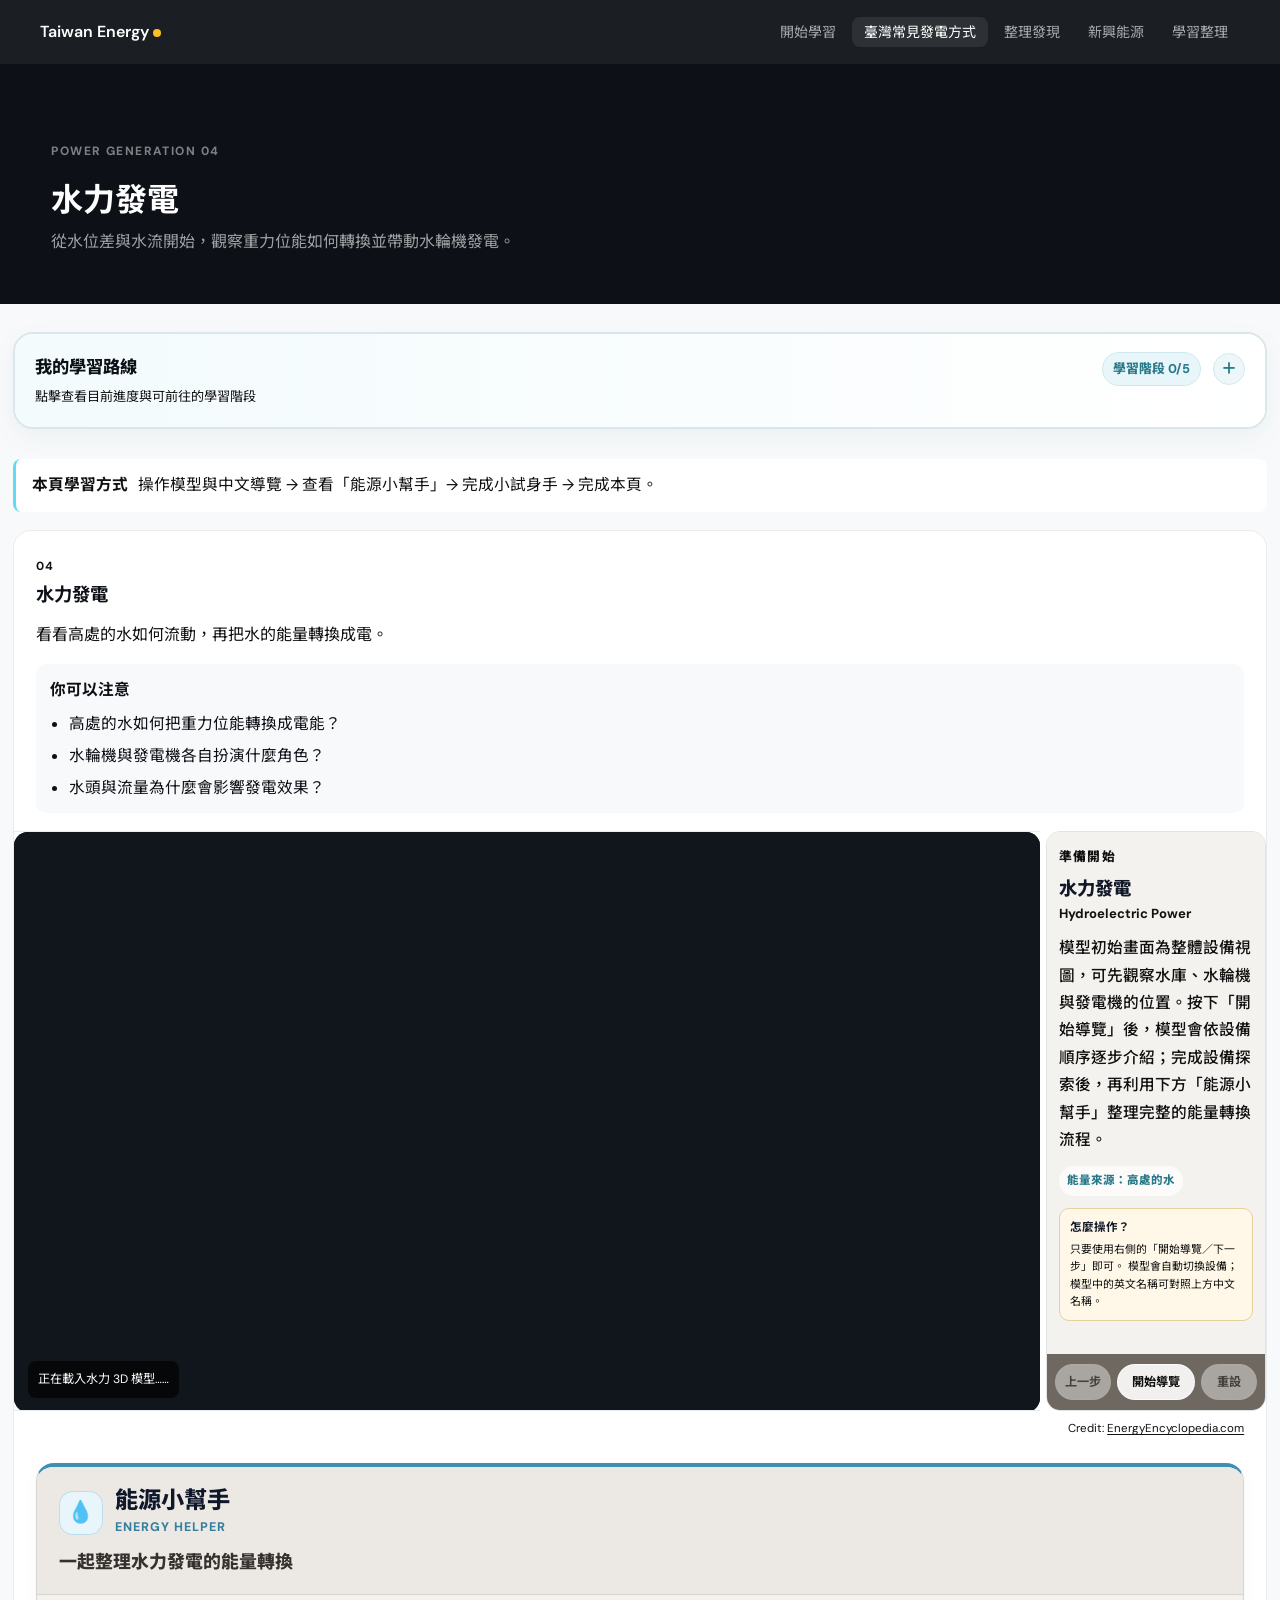
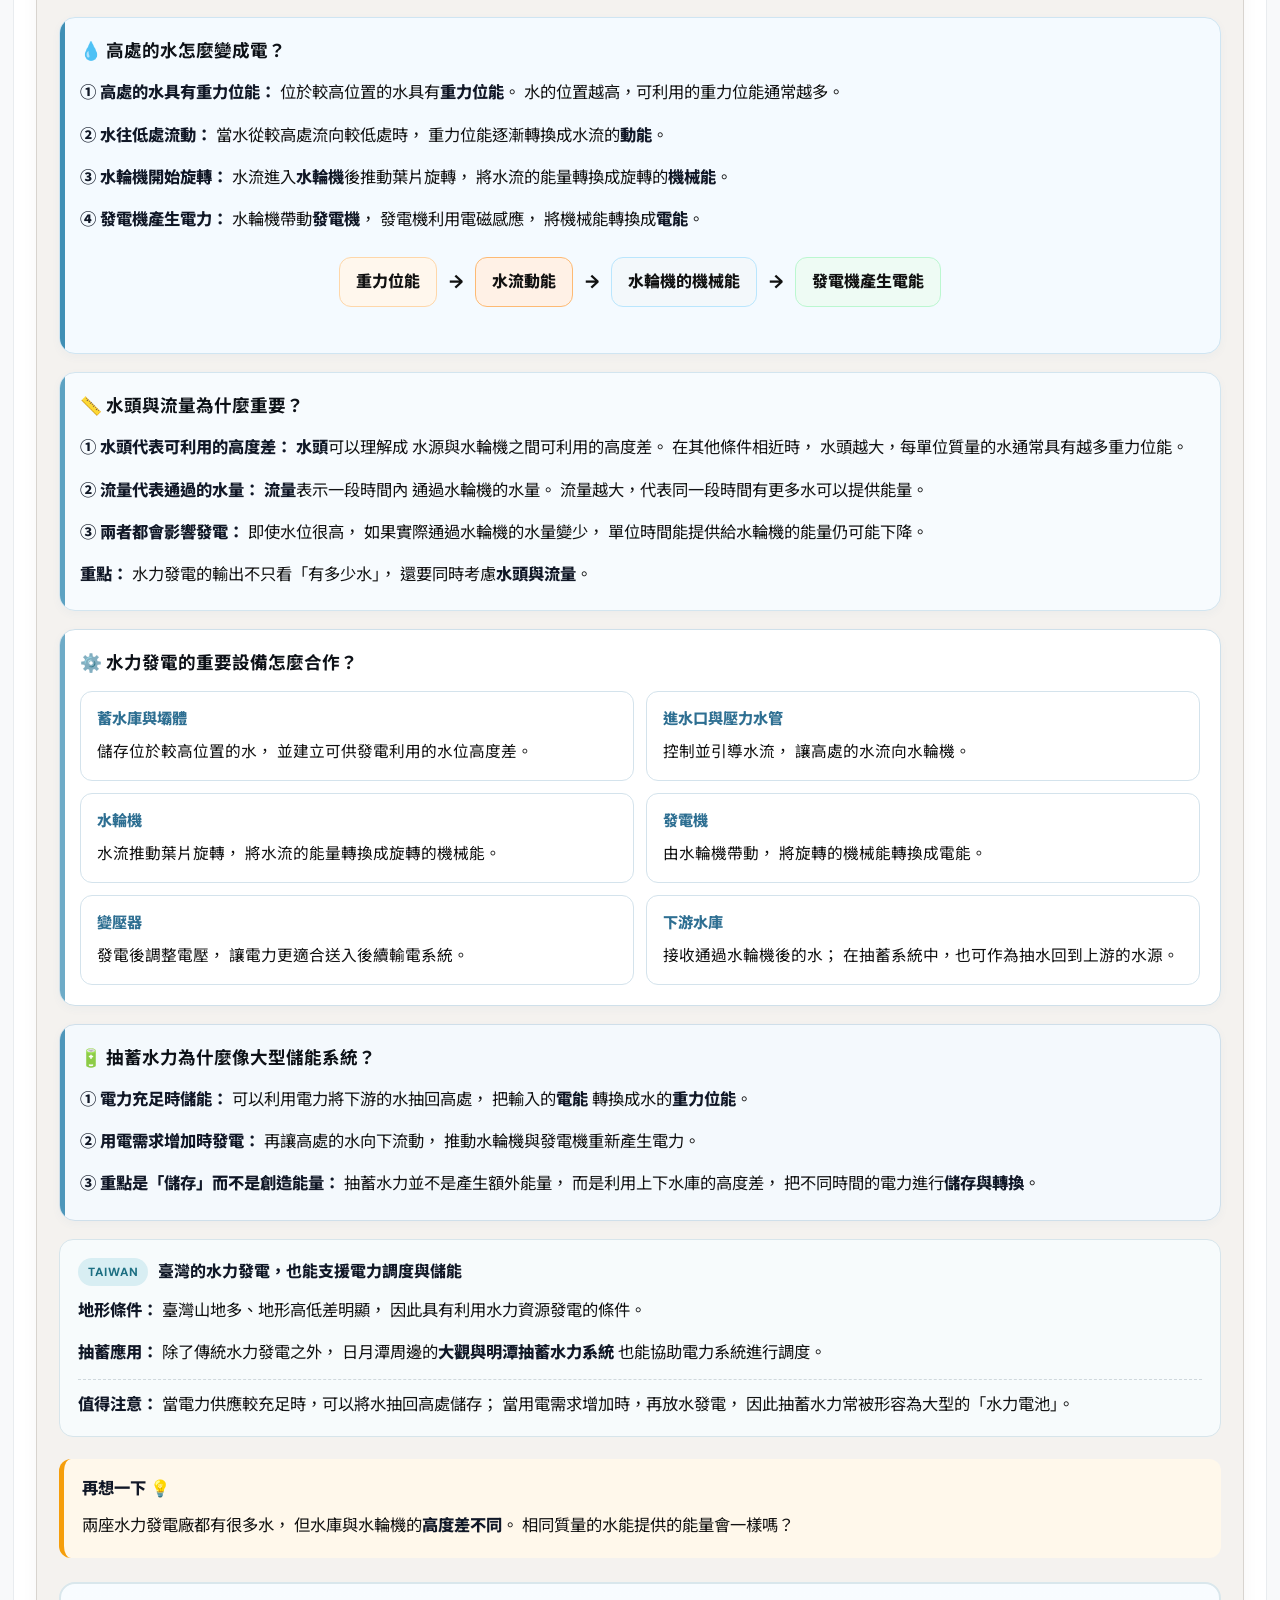
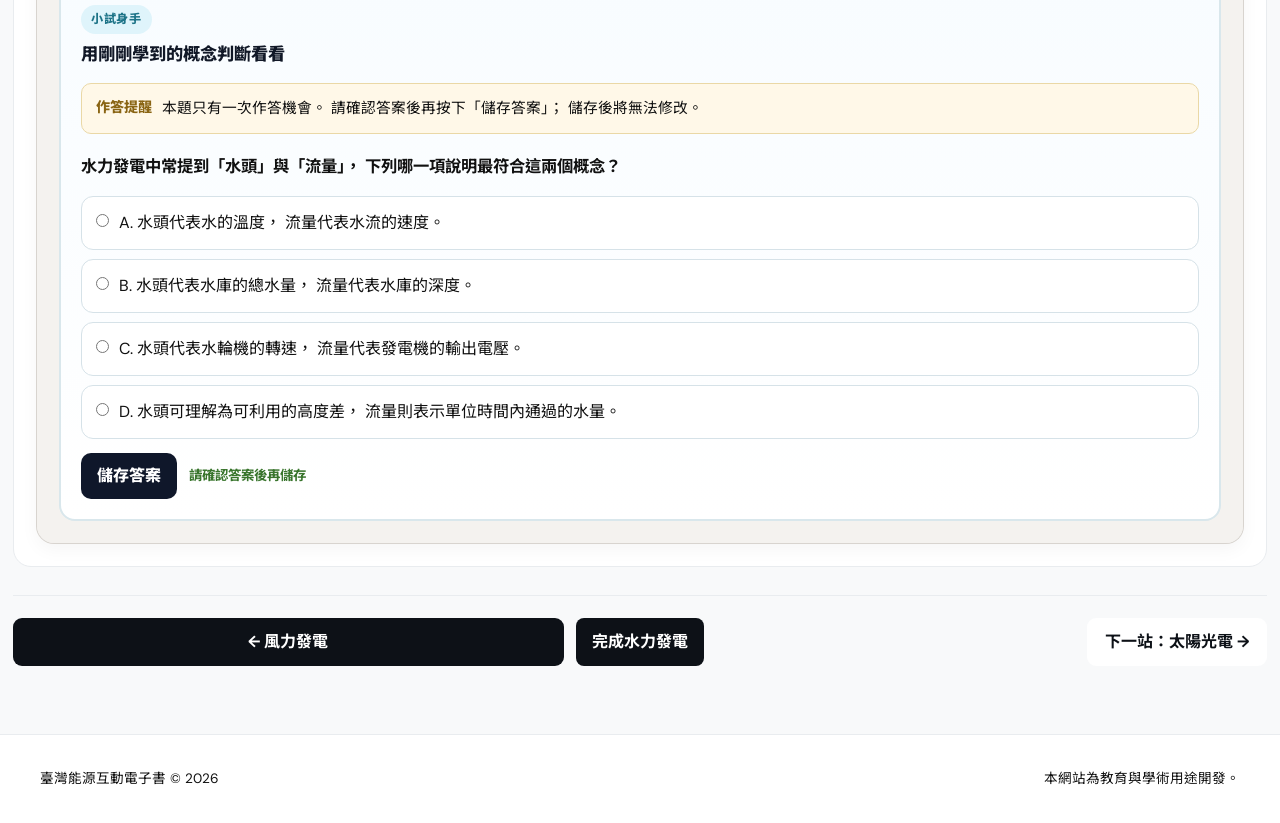
<file: hydro.html>
<!DOCTYPE html>
<html lang="zh-Hant">
<head>
    <meta charset="UTF-8">
    <meta name="viewport" content="width=device-width, initial-scale=1.0">
    <title>水力發電｜臺灣能源互動電子書</title>
    <link rel="stylesheet" href="student-learning.css?v=22">
</head>

<body class="module-page">
    <nav>
        <a class="logo" href="index.html">Taiwan Energy<span></span></a>
        <button class="nav-toggle" type="button" aria-label="開啟選單" onclick="toggleMenu()">
            <span></span><span></span><span></span>
        </button>
        <ul id="nav-menu">
            <li><a href="index.html#start">開始學習</a></li>
            <li>
                <a class="active"
                   href="index.html#explore">
                    臺灣常見發電方式
                </a>
            </li>
            <li><a href="index.html#discover">整理發現</a></li>
            <li><a href="index.html#emerging">新興能源</a></li>
            <li><a href="student-summary.html">學習整理</a></li>
        </ul>
    </nav>

<header class="summary-hero">
  <div class="inner">
      <span class="eyebrow">
          POWER GENERATION 04
      </span>
    <h1>水力發電</h1>
    <p>從水位差與水流開始，觀察重力位能如何轉換並帶動水輪機發電。</p>
  </div>
</header>

<section class="container route-container">
  <div data-learning-route></div>
</section>

<main class="container module-main">
    <div class="module-focus-note">
        <strong>本頁學習方式</strong>
        <span>
            操作模型與中文導覽 →
            查看「能源小幫手」→
            完成小試身手 →
            完成本頁。
        </span>
    </div>

  <article class="energy-card">

      <div class="energy-card-head">
          <span>04</span>
          <h3>水力發電</h3>
      </div>

      <p>看看高處的水如何流動，再把水的能量轉換成電。</p>

      <div class="learning-point">

          <strong>你可以注意</strong>

          <ul class="learning-point-list">

              <li>
                  高處的水如何把重力位能轉換成電能？
              </li>

              <li>
                  水輪機與發電機各自扮演什麼角色？
              </li>

              <li>
                  水頭與流量為什麼會影響發電效果？
              </li>

          </ul>

      </div>

      <!-- =========================
          水力發電 3D 互動導覽
      ========================= -->

      <div class="hydro-learning-module">

          <div class="module-workspace">

              <!-- =========================
                   左側：3D 模型
              ========================= -->

              <div class="module-model-column">

                  <div class="hydro-model-frame">

                      <div class="hydro-model-shell"
                           id="hydroViewerWrapper">

                          <div class="model-loading"
                               id="hydroModelStatus">
                              正在載入水力 3D 模型……
                          </div>

                          <iframe id="hydroModel"
                                  src="https://my-3d-proxy.loveleehom9.workers.dev/hydro_power_house"
                                  title="水力發電廠 3D 互動模型"
                                  allowfullscreen>
                          </iframe>

                      </div>

                  </div>

              </div>


              <!-- =========================
                   右側：中文導覽與控制
              ========================= -->

              <aside class="module-control-column hydro-control-column">

                  <div class="hydro-guide-content">

                      <div class="hydro-step-meta">

                          <span id="hydroStepNumber">
                              準備開始
                          </span>

                      </div>


                      <h2 id="hydroStepTitle">

                          水力發電

                          <span class="hydro-title-en">
                              Hydroelectric Power
                          </span>

                      </h2>

                      <p id="hydroStepDescription">

                          模型初始畫面為整體設備視圖，
                          可先觀察水庫、水輪機與發電機的位置。
                          按下「開始導覽」後，
                          模型會依設備順序逐步介紹；
                          完成設備探索後，
                          再利用下方「能源小幫手」
                          整理完整的能量轉換流程。

                      </p>

                      <div class="hydro-energy-tag"
                           id="hydroEnergyTag">

                          能量來源：高處的水

                      </div>

                      <div class="hydro-sync-hint">

                          <strong>怎麼操作？</strong>

                          <span>
                              只要使用右側的「開始導覽／下一步」即可。
                              模型會自動切換設備；
                              模型中的英文名稱可對照上方中文名稱。
                          </span>

                      </div>

                  </div>


                  <!-- =========================
                        控制按鈕
                  ========================= -->

                  <div class="hydro-controls">

                      <div class="hydro-button-grid">

                          <button id="hydroPrevBtn"
                                  class="hydro-prev"
                                  type="button"
                                  disabled>

                              上一步

                          </button>


                          <button id="hydroNextBtn"
                                  class="hydro-next"
                                  type="button">

                              開始導覽

                          </button>


                          <button id="hydroResetBtn"
                                  class="hydro-reset"
                                  type="button"
                                  disabled>

                              重設

                          </button>
                      </div>
                  </div>
              </aside>
          </div>
      </div>

      <div class="model-credit">
          Credit:
          <a href="https://energyencyclopedia.com/" rel="noopener noreferrer" target="_blank">
              EnergyEncyclopedia.com
          </a>
      </div>

      <section class="knowledge-card knowledge-card-static hydro-knowledge-card">

          <div class="knowledge-card-static-head">

              <div class="knowledge-helper-title">

                  <span class="knowledge-helper-icon">💧</span>

                  <div>
                      <strong>能源小幫手</strong>
                      <small>ENERGY HELPER</small>
                  </div>

              </div>

              <h3>一起整理水力發電的能量轉換</h3>

          </div>

          <div class="knowledge-card-content">

              <div class="hydro-helper-grid">

                  <!-- 1. 核心原理 -->
                  <div class="helper-section
                                hydro-helper-card
                                hydro-helper-card-main">

                      <h4>💧 高處的水怎麼變成電？</h4>

                      <p>
                          <strong>① 高處的水具有重力位能：</strong>
                          位於較高位置的水具有<strong>重力位能</strong>。
                          水的位置越高，可利用的重力位能通常越多。
                      </p>

                      <p>
                          <strong>② 水往低處流動：</strong>
                          當水從較高處流向較低處時，
                          重力位能逐漸轉換成水流的<strong>動能</strong>。
                      </p>

                      <p>
                          <strong>③ 水輪機開始旋轉：</strong>
                          水流進入<strong>水輪機</strong>後推動葉片旋轉，
                          將水流的能量轉換成旋轉的<strong>機械能</strong>。
                      </p>

                      <p>
                          <strong>④ 發電機產生電力：</strong>
                          水輪機帶動<strong>發電機</strong>，
                          發電機利用電磁感應，
                          將機械能轉換成<strong>電能</strong>。
                      </p>

                      <div class="energy-flow">

                          <span>重力位能</span>
                          <b>→</b>

                          <span>水流動能</span>
                          <b>→</b>

                          <span>水輪機的機械能</span>
                          <b>→</b>

                          <span>發電機產生電能</span>

                      </div>

                  </div>


                  <!-- 2. 水頭與流量 -->
                  <div class="helper-section
                                hydro-helper-card
                                hydro-helper-card-condition">

                      <h4>📏 水頭與流量為什麼重要？</h4>

                      <p>
                          <strong>① 水頭代表可利用的高度差：</strong>
                          <strong>水頭</strong>可以理解成
                          水源與水輪機之間可利用的高度差。
                          在其他條件相近時，
                          水頭越大，每單位質量的水通常具有越多重力位能。
                      </p>

                      <p>
                          <strong>② 流量代表通過的水量：</strong>
                          <strong>流量</strong>表示一段時間內
                          通過水輪機的水量。
                          流量越大，代表同一段時間有更多水可以提供能量。
                      </p>

                      <p>
                          <strong>③ 兩者都會影響發電：</strong>
                          即使水位很高，
                          如果實際通過水輪機的水量變少，
                          單位時間能提供給水輪機的能量仍可能下降。
                      </p>

                      <p>
                          <strong>重點：</strong>
                          水力發電的輸出不只看「有多少水」，
                          還要同時考慮<strong>水頭與流量</strong>。
                      </p>

                  </div>


                  <!-- 3. 重要設備 -->
                  <div class="helper-section hydro-helper-card hydro-helper-card-wide">

                      <h4>⚙️ 水力發電的重要設備怎麼合作？</h4>

                      <div class="hydro-device-grid">

                          <div class="hydro-device-card">
                              <strong>蓄水庫與壩體</strong>
                              <p>
                                  儲存位於較高位置的水，
                                  並建立可供發電利用的水位高度差。
                              </p>
                          </div>

                          <div class="hydro-device-card">
                              <strong>進水口與壓力水管</strong>
                              <p>
                                  控制並引導水流，
                                  讓高處的水流向水輪機。
                              </p>
                          </div>

                          <div class="hydro-device-card">
                              <strong>水輪機</strong>
                              <p>
                                  水流推動葉片旋轉，
                                  將水流的能量轉換成旋轉的機械能。
                              </p>
                          </div>

                          <div class="hydro-device-card">
                              <strong>發電機</strong>
                              <p>
                                  由水輪機帶動，
                                  將旋轉的機械能轉換成電能。
                              </p>
                          </div>

                          <div class="hydro-device-card">
                              <strong>變壓器</strong>
                              <p>
                                  發電後調整電壓，
                                  讓電力更適合送入後續輸電系統。
                              </p>
                          </div>

                          <div class="hydro-device-card">
                              <strong>下游水庫</strong>
                              <p>
                                  接收通過水輪機後的水；
                                  在抽蓄系統中，也可作為抽水回到上游的水源。
                              </p>
                          </div>

                      </div>

                  </div>


                  <!-- 4. 抽蓄水力 -->
                  <div class="helper-section
                                hydro-helper-card
                                hydro-helper-card-storage">

                      <h4>🔋 抽蓄水力為什麼像大型儲能系統？</h4>

                      <p>
                          <strong>① 電力充足時儲能：</strong>
                          可以利用電力將下游的水抽回高處，
                          把輸入的<strong>電能</strong>
                          轉換成水的<strong>重力位能</strong>。
                      </p>

                      <p>
                          <strong>② 用電需求增加時發電：</strong>
                          再讓高處的水向下流動，
                          推動水輪機與發電機重新產生電力。
                      </p>

                      <p>
                          <strong>③ 重點是「儲存」而不是創造能量：</strong>
                          抽蓄水力並不是產生額外能量，
                          而是利用上下水庫的高度差，
                          把不同時間的電力進行<strong>儲存與轉換</strong>。
                      </p>

                  </div>

              </div>


              <!-- 臺灣情境 -->
              <div class="taiwan-note">

                  <div class="taiwan-note-head">

                      <span>TAIWAN</span>

                      <strong>
                          臺灣的水力發電，也能支援電力調度與儲能
                      </strong>

                  </div>

                  <p>
                      <strong>地形條件：</strong>
                      臺灣山地多、地形高低差明顯，
                      因此具有利用水力資源發電的條件。
                  </p>

                  <p>
                      <strong>抽蓄應用：</strong>
                      除了傳統水力發電之外，
                      日月潭周邊的<strong>大觀與明潭抽蓄水力系統</strong>
                      也能協助電力系統進行調度。
                  </p>

                  <p class="policy-note">
                      <strong>值得注意：</strong>
                      當電力供應較充足時，可以將水抽回高處儲存；
                      當用電需求增加時，再放水發電，
                      因此抽蓄水力常被形容為大型的「水力電池」。
                  </p>

              </div>

              <!-- 再想一下 -->
              <div class="think-note">

                  <div class="think-note-title">
                      再想一下 💡
                  </div>

                  <p>
                      兩座水力發電廠都有很多水，
                      但水庫與水輪機的<strong>高度差不同</strong>。
                      相同質量的水能提供的能量會一樣嗎？
                  </p>

              </div>

              <!-- 小試身手 -->
              <!-- 小試身手 -->
              <div class="mini-quiz-card"
                   data-mini-quiz
                   data-quiz-key="hydro_quiz_1">

                  <div class="mini-quiz-head">
                      <span>小試身手</span>
                      <h4>用剛剛學到的概念判斷看看</h4>
                  </div>

                  <div class="mini-quiz-once-notice">
                      <strong>作答提醒</strong>
                      <span>
                          本題只有一次作答機會。
                          請確認答案後再按下「儲存答案」；
                          儲存後將無法修改。
                      </span>
                  </div>

                  <p class="mini-quiz-question">
                      水力發電中常提到「水頭」與「流量」，
                      下列哪一項說明最符合這兩個概念？
                  </p>

                  <label class="quiz-option">
                      <input type="radio"
                             name="hydro_quiz_1"
                             value="A">

                      <span>
                          A. 水頭代表水的溫度，
                          流量代表水流的速度。
                      </span>
                  </label>

                  <label class="quiz-option">
                      <input type="radio"
                             name="hydro_quiz_1"
                             value="B">

                      <span>
                          B. 水頭代表水庫的總水量，
                          流量代表水庫的深度。
                      </span>
                  </label>

                  <label class="quiz-option">
                      <input type="radio"
                             name="hydro_quiz_1"
                             value="C">

                      <span>
                          C. 水頭代表水輪機的轉速，
                          流量代表發電機的輸出電壓。
                      </span>
                  </label>

                  <label class="quiz-option">
                      <input type="radio"
                             name="hydro_quiz_1"
                             value="D">

                      <span>
                          D. 水頭可理解為可利用的高度差，
                          流量則表示單位時間內通過的水量。
                      </span>
                  </label>

                  <div class="mini-quiz-actions">

                      <button type="button"
                              class="quiz-save-btn">
                          儲存答案
                      </button>

                      <span class="quiz-save-status"></span>

                  </div>

              </div>
          </div>
      </section>
  </article>

  <div class="module-navigation">
    <a class="btn btn-dark" href="wind.html">← 風力發電</a>
    <button class="complete-phase-btn"
            data-complete-section="hydro"
            data-default-label="完成水力發電"
            id="hydroCompleteBtn">
        完成水力發電
    </button>
    <a class="btn btn-primary" href="solar.html">下一站：太陽光電 →</a>
  </div>
</main>

<footer>
  <p>臺灣能源互動電子書 © 2026</p>
  <p>本網站為教育與學術用途開發。</p>
</footer>
<script src="student-learning.js?v=22"></script>
</body>
</html>
</file>
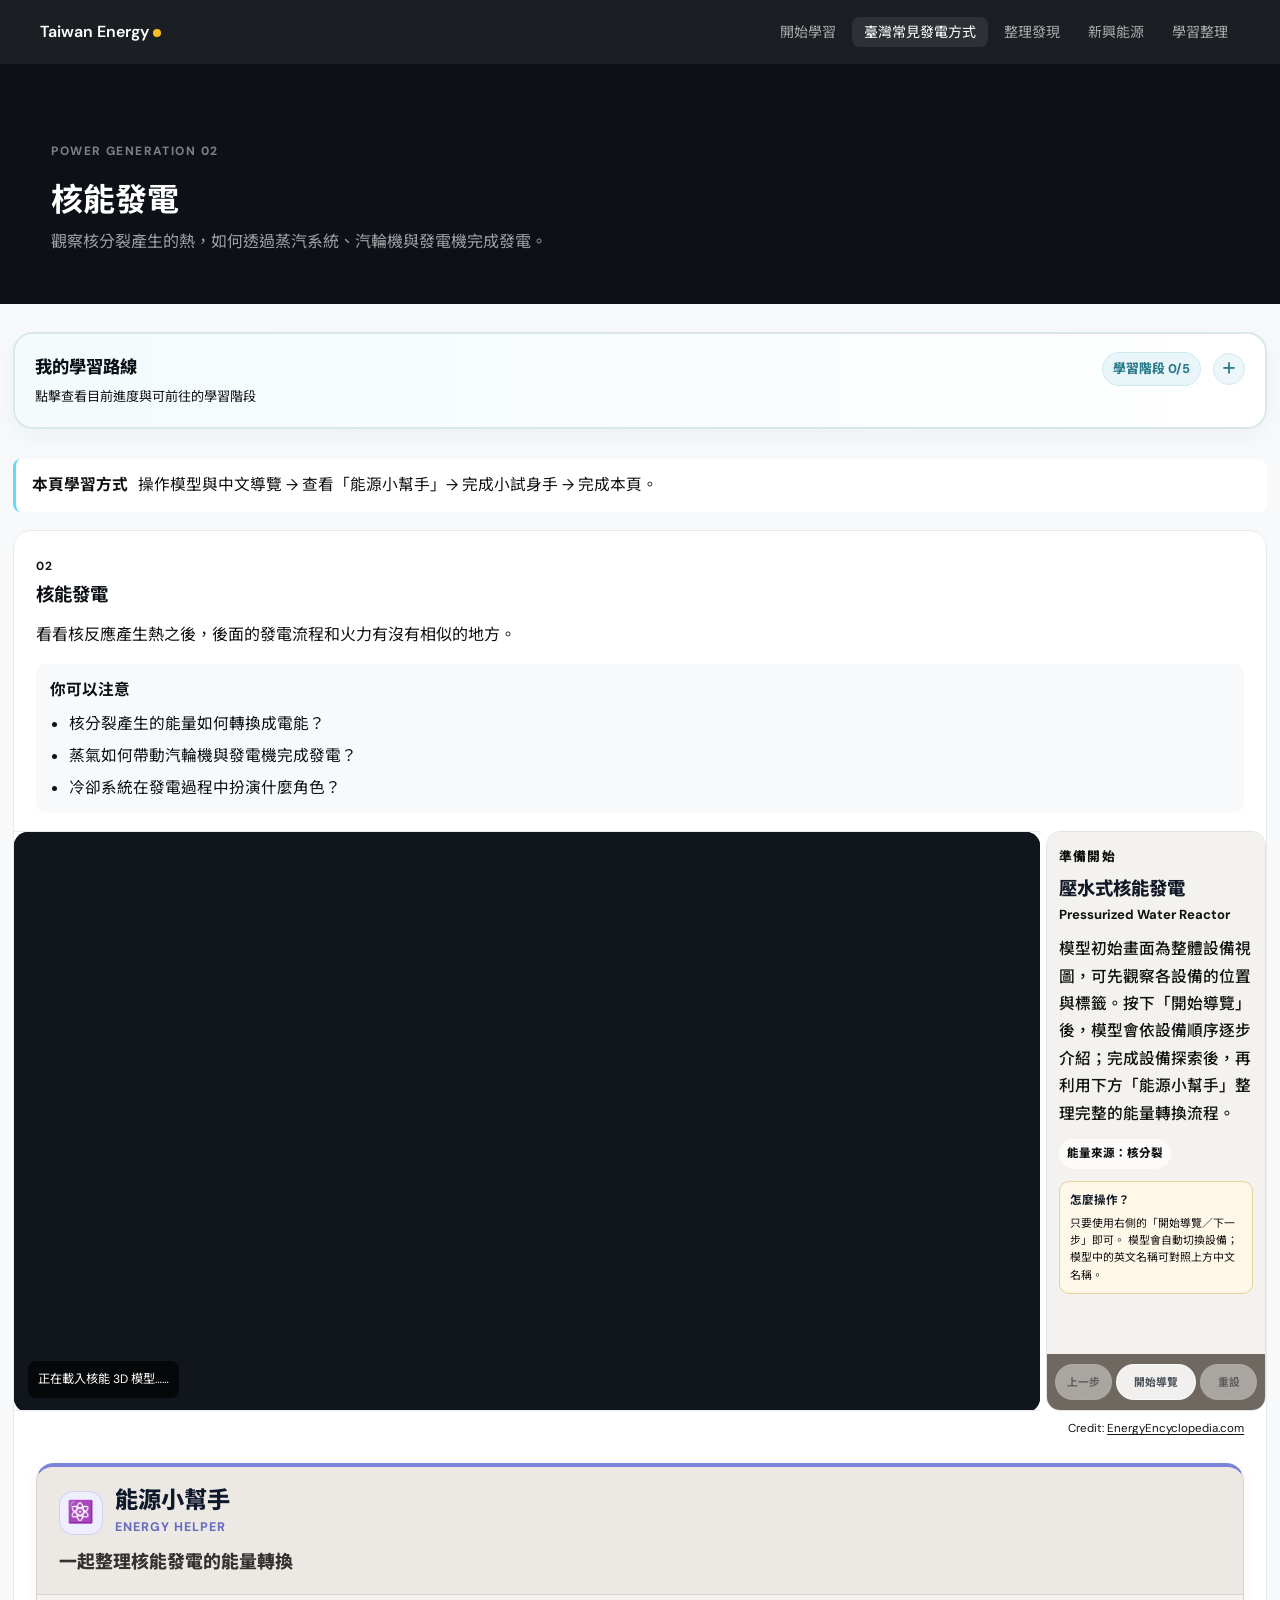
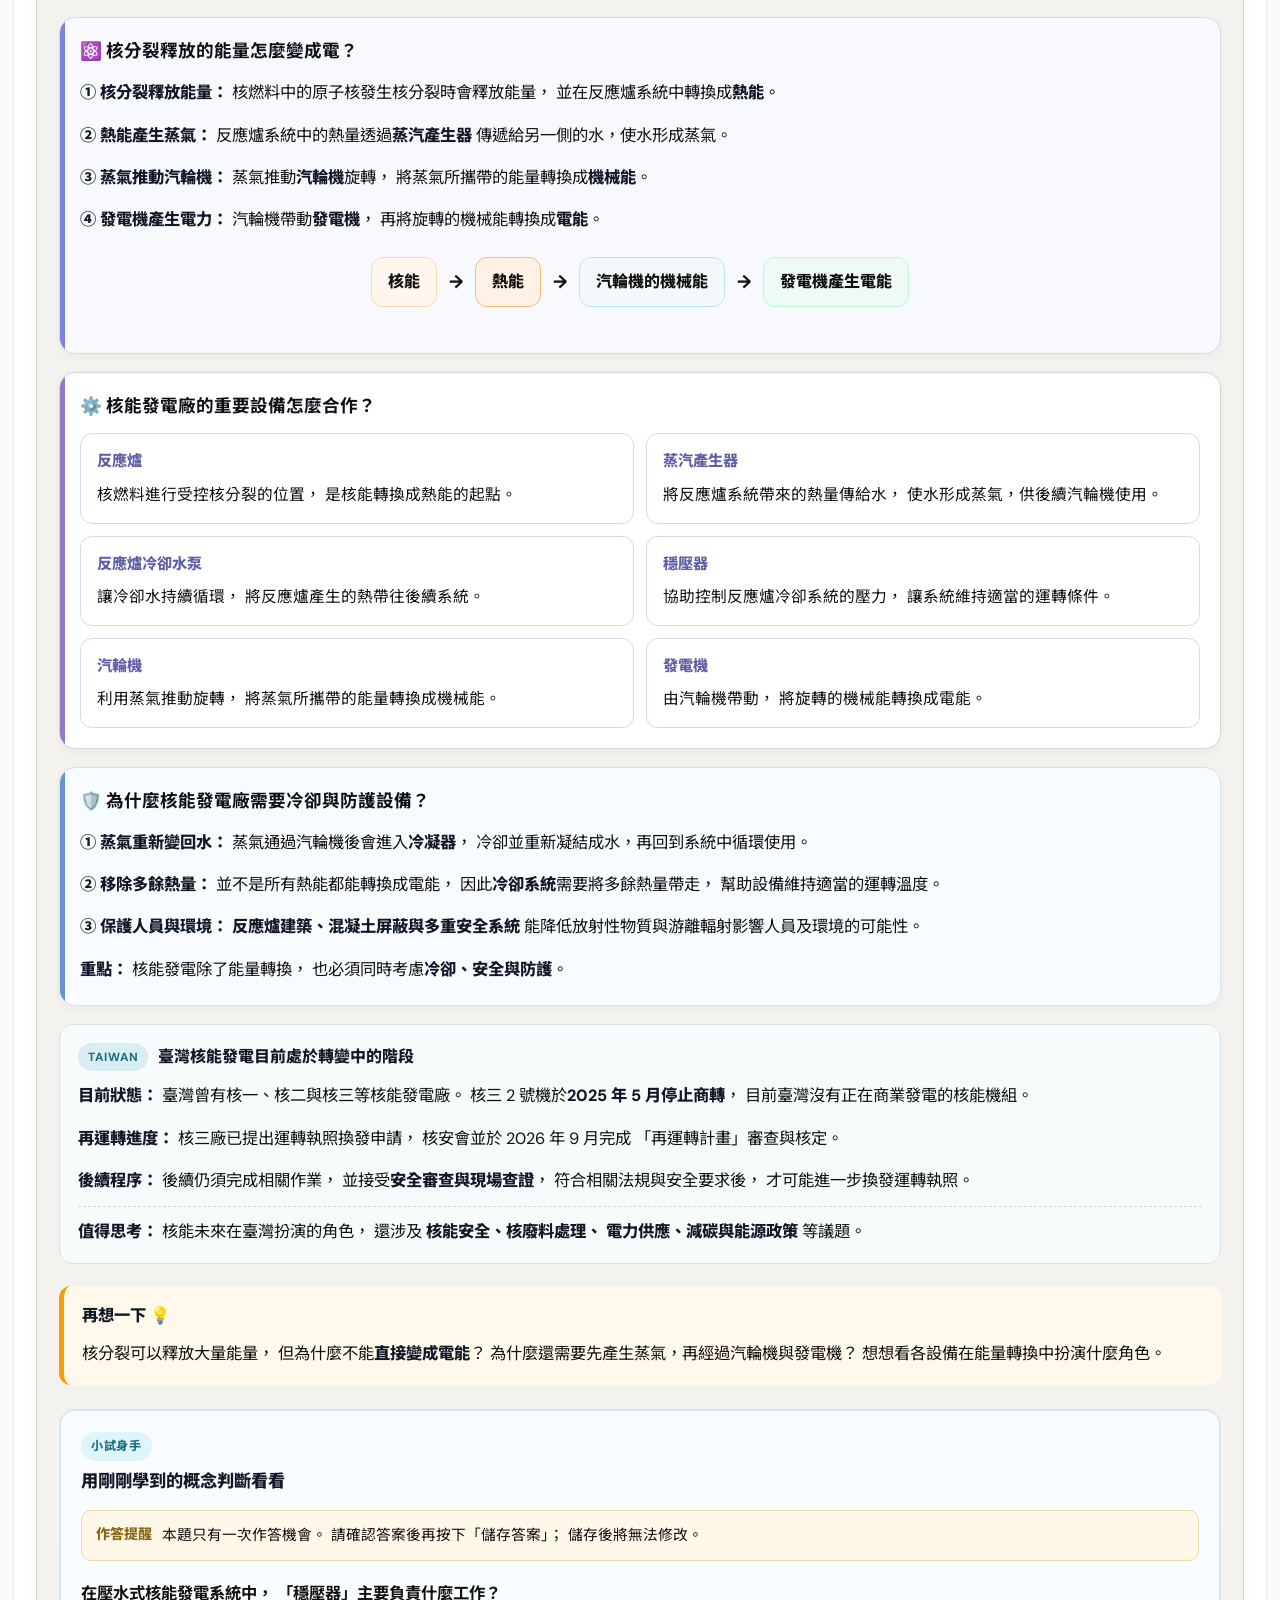
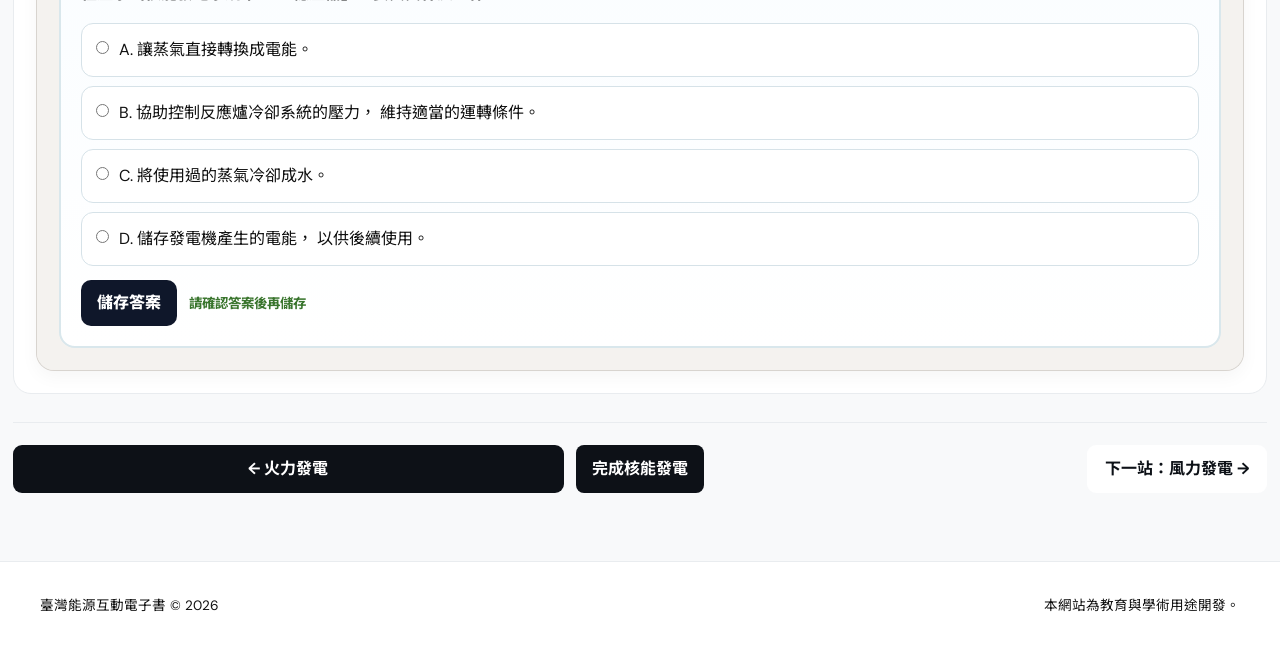
<file: nuclear.html>
<!DOCTYPE html>
<html lang="zh-Hant">
<head>
  <meta charset="UTF-8">
  <meta name="viewport" content="width=device-width, initial-scale=1.0">
  <title>核能發電｜臺灣能源互動電子書</title>
  <link rel="stylesheet" href="student-learning.css?v=22">
</head>
<body class="module-page">

<nav>
  <a class="logo" href="index.html">Taiwan Energy<span></span></a>
  <button class="nav-toggle" type="button" aria-label="開啟選單" onclick="toggleMenu()">
    <span></span><span></span><span></span>
  </button>
  <ul id="nav-menu"><li><a href="index.html#start">開始學習</a></li><li><a class="active" href="index.html#explore">臺灣常見發電方式</a></li><li><a href="index.html#discover">整理發現</a></li><li><a href="index.html#emerging">新興能源</a></li><li><a href="student-summary.html">學習整理</a></li></ul>
</nav>


<header class="summary-hero">
  <div class="inner">
      <span class="eyebrow">POWER GENERATION 02</span>
    <h1>核能發電</h1>
    <p>觀察核分裂產生的熱，如何透過蒸汽系統、汽輪機與發電機完成發電。</p>
  </div>
</header>

<section class="container route-container">
  <div data-learning-route></div>
</section>

<main class="container module-main">
    <div class="module-focus-note">
        <strong>本頁學習方式</strong>
        <span>
            操作模型與中文導覽 →
            查看「能源小幫手」→
            完成小試身手 →
            完成本頁。
        </span>
    </div>

    <article class="energy-card">
        <div class="energy-card-head">
            <span>02</span>
            <h3>核能發電</h3>
        </div>

        <p>看看核反應產生熱之後，後面的發電流程和火力有沒有相似的地方。</p>

        <div class="learning-point">

            <strong>你可以注意</strong>

            <ul class="learning-point-list">
                <li>
                    核分裂產生的能量如何轉換成電能？
                </li>

                <li>
                    蒸氣如何帶動汽輪機與發電機完成發電？
                </li>

                <li>
                    冷卻系統在發電過程中扮演什麼角色？
                </li>
            </ul>

        </div>

        <!-- =========================
             核能發電 3D 互動導覽
        ========================= -->
        <div class="nuclear-learning-module">

            <div class="module-workspace">

                <!-- =========================
                     左側：3D 模型
                ========================= -->
                <div class="module-model-column">

                    <div class="nuclear-model-frame">

                            <div class="nuclear-model-shell"
                                 id="nuclearViewerWrapper">

                                <div class="model-loading"
                                     id="nuclearModelStatus">
                                    正在載入核能 3D 模型……
                                </div>

                                <iframe id="nuclearModel"
                                        src="https://my-3d-proxy.loveleehom9.workers.dev/npp-pwr"
                                        title="壓水式核能發電 3D 互動模型"
                                        allowfullscreen>
                                </iframe>

                            </div>
                    </div>
                </div>

                <!-- =========================
                     右側：中文導覽與控制
                ========================= -->
                <aside class="module-control-column nuclear-control-column">

                    <div class="nuclear-guide-content">

                        <div class="nuclear-step-meta">

                            <span id="nuclearStepNumber">
                                準備開始
                            </span>
                        </div>

                        <h2 id="nuclearStepTitle">

                            壓水式核能發電

                            <span class="nuclear-title-en">
                                Pressurized Water Reactor
                            </span>
                        </h2>

                        <p id="nuclearStepDescription">

                            模型初始畫面為整體設備視圖，
                            可先觀察各設備的位置與標籤。
                            按下「開始導覽」後，
                            模型會依設備順序逐步介紹；
                            完成設備探索後，
                            再利用下方「能源小幫手」
                            整理完整的能量轉換流程。

                        </p>

                        <div class="nuclear-energy-tag"
                             id="nuclearEnergyTag">

                            能量來源：核分裂

                        </div>

                        <div class="nuclear-sync-hint">

                            <strong>怎麼操作？</strong>

                            <span>
                                只要使用右側的「開始導覽／下一步」即可。
                                模型會自動切換設備；
                                模型中的英文名稱可對照上方中文名稱。
                            </span>

                        </div>
                    </div>

                    <!-- =========================
                         控制按鈕
                    ========================= -->
                    <div class="nuclear-controls">

                        <div class="nuclear-button-grid">

                            <button id="nuclearPrevBtn"
                                    class="nuclear-prev"
                                    type="button"
                                    onclick="nuclearPrevious()"
                                    disabled>
                                上一步
                            </button>

                            <button id="nuclearNextBtn"
                                    class="nuclear-next"
                                    type="button"
                                    onclick="nuclearNext()">
                                開始導覽
                            </button>

                            <button id="nuclearResetBtn"
                                    class="nuclear-reset"
                                    type="button"
                                    onclick="nuclearReset()"
                                    disabled>
                                重設
                            </button>
                        </div>
                    </div>
                </aside>
            </div>
        </div>

        <!-- 來源標示保留 -->
        <div class="model-credit">
            Credit:
            <a href="https://energyencyclopedia.com/" rel="noopener noreferrer" target="_blank">
                EnergyEncyclopedia.com
            </a>
        </div>

        <section class="knowledge-card knowledge-card-static nuclear-knowledge-card">

            <div class="knowledge-card-static-head">

                <div class="knowledge-helper-title">

                    <span class="knowledge-helper-icon">⚛️</span>

                    <div>
                        <strong>能源小幫手</strong>
                        <small>ENERGY HELPER</small>
                    </div>

                </div>

                <h3>一起整理核能發電的能量轉換</h3>

            </div>


            <div class="knowledge-card-content">
                <div class="nuclear-helper-grid">

                    <!-- 1. 核心原理 -->
                    <div class="helper-section nuclear-helper-card nuclear-helper-card-main">

                        <h4>⚛️ 核分裂釋放的能量怎麼變成電？</h4>

                        <p>
                            <strong>① 核分裂釋放能量：</strong>
                            核燃料中的原子核發生核分裂時會釋放能量，
                            並在反應爐系統中轉換成<strong>熱能</strong>。
                        </p>

                        <p>
                            <strong>② 熱能產生蒸氣：</strong>
                            反應爐系統中的熱量透過<strong>蒸汽產生器</strong>
                            傳遞給另一側的水，使水形成蒸氣。
                        </p>

                        <p>
                            <strong>③ 蒸氣推動汽輪機：</strong>
                            蒸氣推動<strong>汽輪機</strong>旋轉，
                            將蒸氣所攜帶的能量轉換成<strong>機械能</strong>。
                        </p>

                        <p>
                            <strong>④ 發電機產生電力：</strong>
                            汽輪機帶動<strong>發電機</strong>，
                            再將旋轉的機械能轉換成<strong>電能</strong>。
                        </p>

                        <div class="energy-flow">

                            <span>核能</span>
                            <b>→</b>

                            <span>熱能</span>
                            <b>→</b>

                            <span>汽輪機的機械能</span>
                            <b>→</b>

                            <span>發電機產生電能</span>

                        </div>

                    </div>

                    <!-- 3. 設備關係 -->
                    <div class="helper-section helper-concept-box nuclear-helper-card nuclear-helper-card-wide">

                        <h4>⚙️ 核能發電廠的重要設備怎麼合作？</h4>

                        <div class="nuclear-device-grid">

                            <div class="nuclear-device-card">
                                <strong>反應爐</strong>
                                <p>
                                    核燃料進行受控核分裂的位置，
                                    是核能轉換成熱能的起點。
                                </p>
                            </div>

                            <div class="nuclear-device-card">
                                <strong>蒸汽產生器</strong>
                                <p>
                                    將反應爐系統帶來的熱量傳給水，
                                    使水形成蒸氣，供後續汽輪機使用。
                                </p>
                            </div>

                            <div class="nuclear-device-card">
                                <strong>反應爐冷卻水泵</strong>
                                <p>
                                    讓冷卻水持續循環，
                                    將反應爐產生的熱帶往後續系統。
                                </p>
                            </div>

                            <div class="nuclear-device-card">
                                <strong>穩壓器</strong>
                                <p>
                                    協助控制反應爐冷卻系統的壓力，
                                    讓系統維持適當的運轉條件。
                                </p>
                            </div>

                            <div class="nuclear-device-card">
                                <strong>汽輪機</strong>
                                <p>
                                    利用蒸氣推動旋轉，
                                    將蒸氣所攜帶的能量轉換成機械能。
                                </p>
                            </div>

                            <div class="nuclear-device-card">
                                <strong>發電機</strong>
                                <p>
                                    由汽輪機帶動，
                                    將旋轉的機械能轉換成電能。
                                </p>
                            </div>
                        </div>
                    </div>

                    <!-- 4. 冷卻與安全 -->
                    <div class="helper-section helper-concept-box
            nuclear-helper-card nuclear-helper-card-safety">

                        <h4>🛡️ 為什麼核能發電廠需要冷卻與防護設備？</h4>

                        <p>
                            <strong>① 蒸氣重新變回水：</strong>
                            蒸氣通過汽輪機後會進入<strong>冷凝器</strong>，
                            冷卻並重新凝結成水，再回到系統中循環使用。
                        </p>

                        <p>
                            <strong>② 移除多餘熱量：</strong>
                            並不是所有熱能都能轉換成電能，
                            因此<strong>冷卻系統</strong>需要將多餘熱量帶走，
                            幫助設備維持適當的運轉溫度。
                        </p>

                        <p>
                            <strong>③ 保護人員與環境：</strong>
                            <strong>反應爐建築、混凝土屏蔽與多重安全系統</strong>
                            能降低放射性物質與游離輻射影響人員及環境的可能性。
                        </p>

                        <p>
                            <strong>重點：</strong>
                            核能發電除了能量轉換，
                            也必須同時考慮<strong>冷卻、安全與防護</strong>。
                        </p>

                    </div>
                </div>

                <!-- 5. 臺灣情境 -->
                <div class="taiwan-note">

                    <div class="taiwan-note-head">

                        <span>TAIWAN</span>

                        <strong>
                            臺灣核能發電目前處於轉變中的階段
                        </strong>

                    </div>

                    <p>
                        <strong>目前狀態：</strong>
                        臺灣曾有核一、核二與核三等核能發電廠。
                        核三 2 號機於<strong>2025 年 5 月停止商轉</strong>，
                        目前臺灣沒有正在商業發電的核能機組。
                    </p>

                    <p>
                        <strong>再運轉進度：</strong>
                        核三廠已提出運轉執照換發申請，
                        核安會並於 2026 年 9 月完成
                        「再運轉計畫」審查與核定。
                    </p>

                    <p>
                        <strong>後續程序：</strong>
                        後續仍須完成相關作業，
                        並接受<strong>安全審查與現場查證</strong>，
                        符合相關法規與安全要求後，
                        才可能進一步換發運轉執照。
                    </p>

                    <p class="policy-note">
                        <strong>值得思考：</strong>
                        核能未來在臺灣扮演的角色，
                        還涉及<strong>
                            核能安全、核廢料處理、
                            電力供應、減碳與能源政策
                        </strong>等議題。
                    </p>

                </div>

                <!-- 再想一下 -->
                <div class="think-note">

                    <div class="think-note-title">
                        再想一下 💡
                    </div>

                    <p>
                        核分裂可以釋放大量能量，
                        但為什麼不能<strong>直接變成電能</strong>？
                        為什麼還需要先產生蒸氣，再經過汽輪機與發電機？
                        想想看各設備在能量轉換中扮演什麼角色。
                    </p>

                </div>

                <!-- 小試身手 -->
                <div class="mini-quiz-card"
                     data-mini-quiz
                     data-quiz-key="nuclear_quiz_1">

                    <div class="mini-quiz-head">
                        <span>小試身手</span>
                        <h4>用剛剛學到的概念判斷看看</h4>
                    </div>

                    <div class="mini-quiz-once-notice">
                        <strong>作答提醒</strong>
                        <span>
                            本題只有一次作答機會。
                            請確認答案後再按下「儲存答案」；
                            儲存後將無法修改。
                        </span>
                    </div>

                    <p class="mini-quiz-question">
                        在壓水式核能發電系統中，
                        「穩壓器」主要負責什麼工作？
                    </p>

                    <label class="quiz-option">
                        <input type="radio"
                               name="nuclear_quiz_1"
                               value="A">

                        <span>
                            A. 讓蒸氣直接轉換成電能。
                        </span>
                    </label>

                    <label class="quiz-option">
                        <input type="radio"
                               name="nuclear_quiz_1"
                               value="B">

                        <span>
                            B. 協助控制反應爐冷卻系統的壓力，
                            維持適當的運轉條件。
                        </span>
                    </label>

                    <label class="quiz-option">
                        <input type="radio"
                               name="nuclear_quiz_1"
                               value="C">

                        <span>
                            C. 將使用過的蒸氣冷卻成水。
                        </span>
                    </label>

                    <label class="quiz-option">
                        <input type="radio"
                               name="nuclear_quiz_1"
                               value="D">

                        <span>
                            D. 儲存發電機產生的電能，
                            以供後續使用。
                        </span>
                    </label>

                    <div class="mini-quiz-actions">

                        <button type="button"
                                class="quiz-save-btn">
                            儲存答案
                        </button>

                        <span class="quiz-save-status"></span>

                    </div>

                </div>
            </div>
        </section>
    </article>

  <div class="module-navigation">
    <a class="btn btn-dark" href="thermal.html">← 火力發電</a>
    <button class="complete-phase-btn"
            data-complete-section="nuclear"
            data-default-label="完成核能發電"
            id="nuclearCompleteBtn">
        完成核能發電
    </button>
    <a class="btn btn-primary" href="wind.html">下一站：風力發電 →</a>
  </div>
</main>

<footer>
  <p>臺灣能源互動電子書 © 2026</p>
  <p>本網站為教育與學術用途開發。</p>
</footer>
<script src="student-learning.js?v=22"></script>
</body>
</html>
</file>
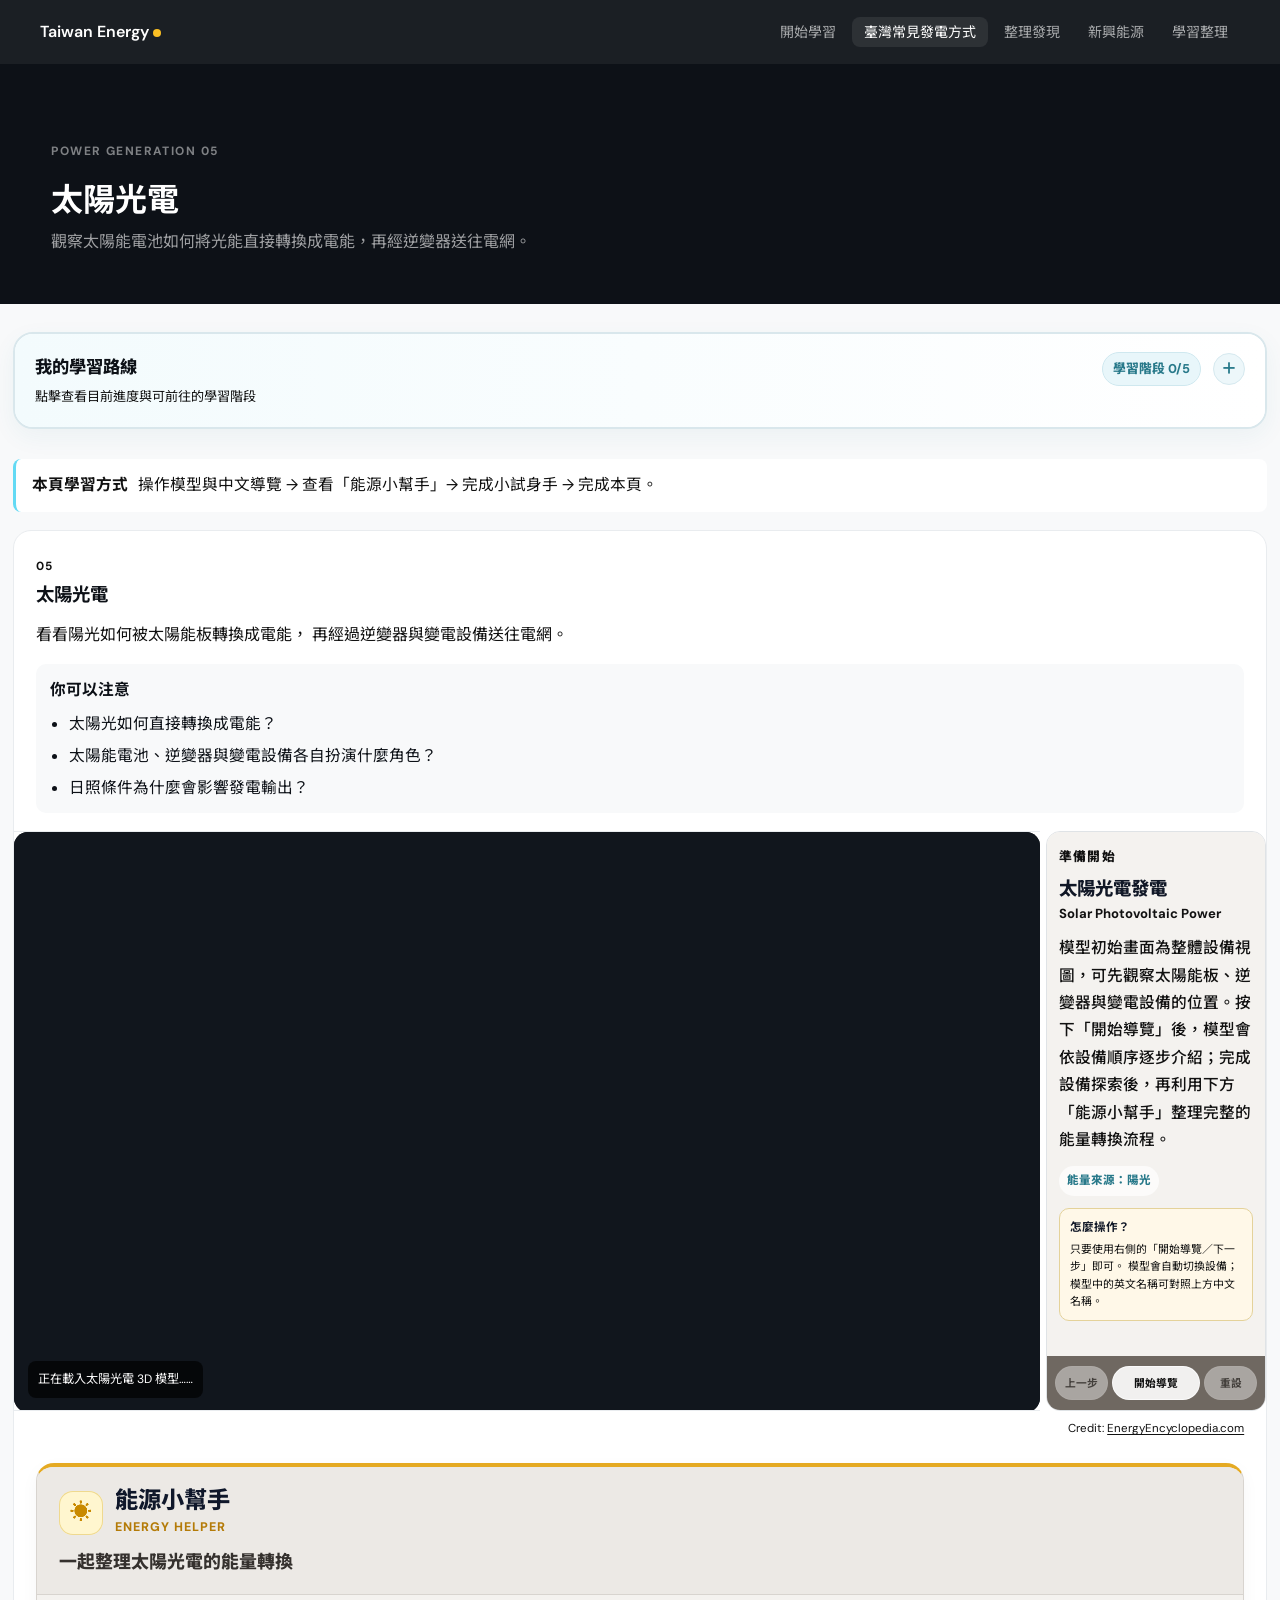
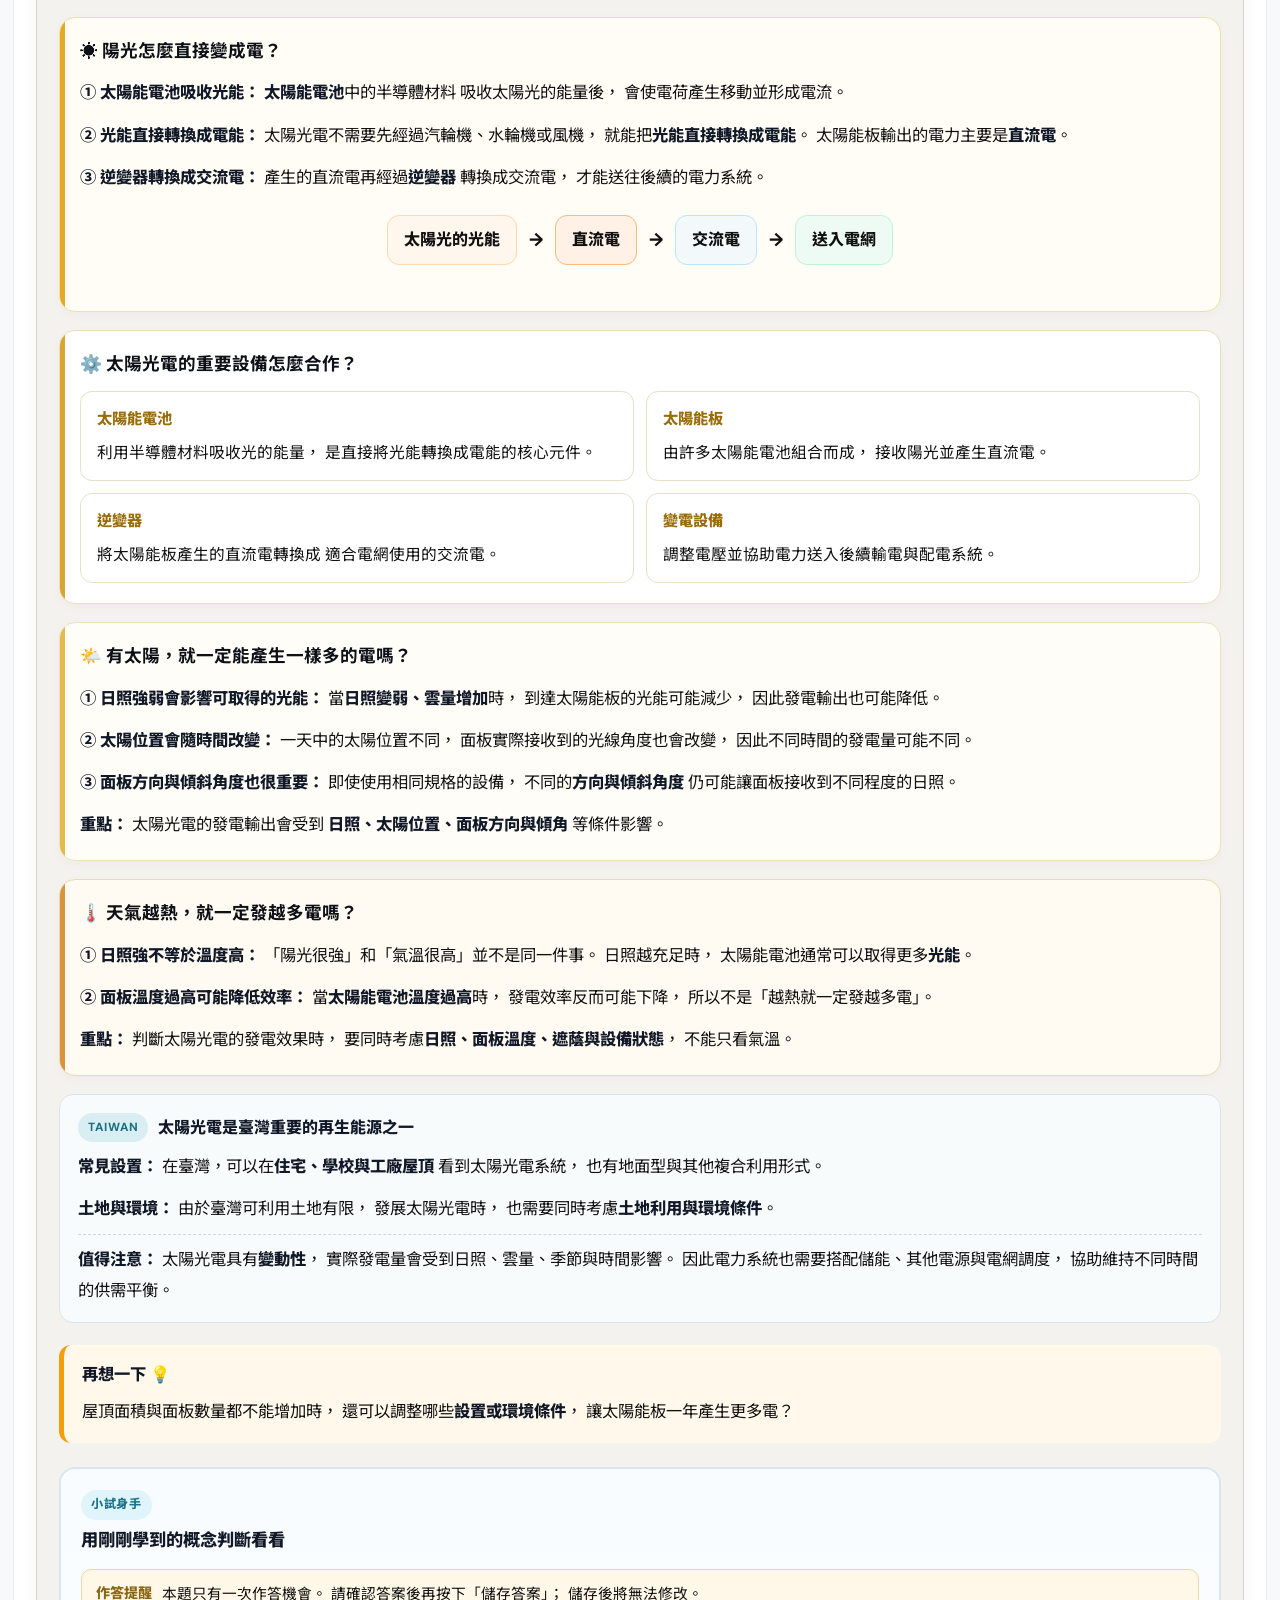
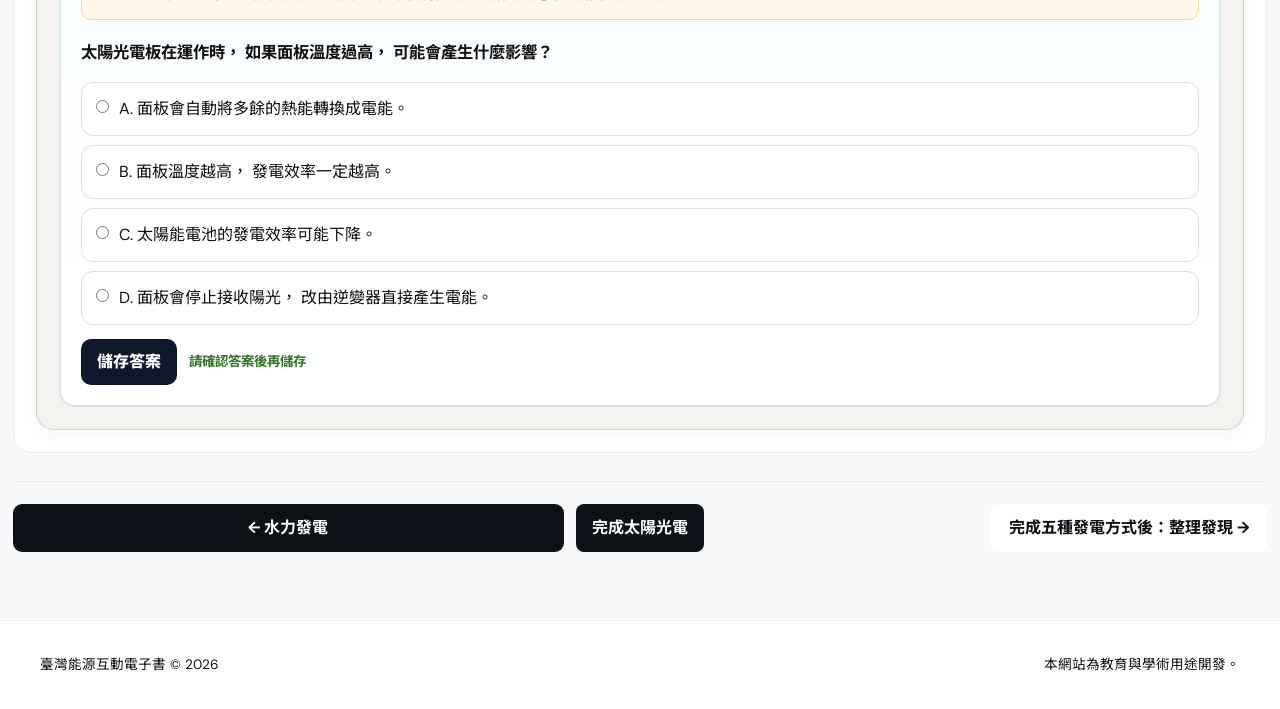
<file: solar.html>
<!DOCTYPE html>
<html lang="zh-Hant">
<head>
    <meta charset="UTF-8">
    <meta name="viewport" content="width=device-width, initial-scale=1.0">
    <title>太陽光電｜臺灣能源互動電子書</title>
    <link rel="stylesheet" href="student-learning.css?v=22">
</head>

<body class="module-page">

<nav>
  <a class="logo" href="index.html">Taiwan Energy<span></span></a>
  <button class="nav-toggle" type="button" aria-label="開啟選單" onclick="toggleMenu()">
    <span></span><span></span><span></span>
  </button>
  <ul id="nav-menu"><li><a href="index.html#start">開始學習</a></li><li><a class="active" href="index.html#explore">臺灣常見發電方式</a></li><li><a href="index.html#discover">整理發現</a></li><li><a href="index.html#emerging">新興能源</a></li><li><a href="student-summary.html">學習整理</a></li></ul>
</nav>


<header class="summary-hero">
  <div class="inner">
      <span class="eyebrow">POWER GENERATION 05</span>
    <h1>太陽光電</h1>
    <p>觀察太陽能電池如何將光能直接轉換成電能，再經逆變器送往電網。</p>
  </div>
</header>

<section class="container route-container">
  <div data-learning-route></div>
</section>

<main class="container module-main">
    <div class="module-focus-note">
        <strong>本頁學習方式</strong>
        <span>
            操作模型與中文導覽 →
            查看「能源小幫手」→
            完成小試身手 →
            完成本頁。
        </span>
    </div>
    
    <article class="energy-card">
        <div class="energy-card-head">
            <span>05</span>
            <h3>太陽光電</h3>
        </div>
        <p>
            看看陽光如何被太陽能板轉換成電能，
            再經過逆變器與變電設備送往電網。
        </p>

        <div class="learning-point">

            <strong>你可以注意</strong>

            <ul class="learning-point-list">

                <li>
                  太陽光如何直接轉換成電能？
                </li>

                <li>
                  太陽能電池、逆變器與變電設備各自扮演什麼角色？
                </li>

                <li>
                  日照條件為什麼會影響發電輸出？
                </li>

            </ul>

        </div>

      <!-- =========================
           太陽光電 3D 互動導覽
      ========================= -->
      <div class="solar-learning-module">

          <div class="module-workspace">

              <!-- =========================
                   左側：3D 模型
              ========================= -->
              <div class="module-model-column">

                  <div class="solar-model-frame">

                      <div class="solar-model-shell"
                           id="solarViewerWrapper">

                          <div class="model-loading"
                               id="solarModelStatus">
                              正在載入太陽光電 3D 模型……
                          </div>

                          <iframe id="solarModel"
                                  src="https://my-3d-proxy.loveleehom9.workers.dev/solar/photovoltaic"
                                  title="太陽光電發電廠 3D 互動模型"
                                  allowfullscreen>
                          </iframe>
                      </div>
                  </div>
              </div>

              <!-- =========================
                   右側：中文導覽與控制
              ========================= -->
              <aside class="module-control-column solar-control-column">

                  <div class="solar-guide-content">

                      <div class="solar-step-meta">

                          <span id="solarStepNumber">
                              準備開始
                          </span>

                      </div>

                      <h2 id="solarStepTitle">

                          太陽光電發電

                          <span class="solar-title-en">
                              Solar Photovoltaic Power
                          </span>

                      </h2>

                      <p id="solarStepDescription">

                          模型初始畫面為整體設備視圖，
                          可先觀察太陽能板、逆變器與變電設備的位置。
                          按下「開始導覽」後，
                          模型會依設備順序逐步介紹；
                          完成設備探索後，
                          再利用下方「能源小幫手」
                          整理完整的能量轉換流程。

                      </p>

                      <div class="solar-energy-tag"
                           id="solarEnergyTag">

                          能量來源：陽光

                      </div>

                      <div class="solar-sync-hint">

                          <strong>怎麼操作？</strong>

                          <span>
                              只要使用右側的「開始導覽／下一步」即可。
                              模型會自動切換設備；
                              模型中的英文名稱可對照上方中文名稱。
                          </span>

                      </div>
                  </div>

                  <!-- =========================
                         控制按鈕
                  ========================= -->
                  <div class="solar-controls">

                      <div class="solar-button-grid">

                          <button id="solarPrevBtn"
                                  class="solar-prev"
                                  type="button"
                                  disabled>
                              上一步
                          </button>

                          <button id="solarNextBtn"
                                  class="solar-next"
                                  type="button">
                              開始導覽
                          </button>

                          <button id="solarResetBtn"
                                  class="solar-reset"
                                  type="button"
                                  disabled>
                              重設
                          </button>
                      </div>
                  </div>
              </aside>
          </div>
      </div>

      <!-- 來源標示 -->
      <div class="model-credit">
          Credit:
          <a href="https://energyencyclopedia.com/" rel="noopener noreferrer" target="_blank">
              EnergyEncyclopedia.com
          </a>
      </div>

      <section class="knowledge-card knowledge-card-static solar-knowledge-card">

          <div class="knowledge-card-static-head">

              <div class="knowledge-helper-title">

                  <span class="knowledge-helper-icon">☀️</span>

                  <div>
                      <strong>能源小幫手</strong>
                      <small>ENERGY HELPER</small>
                  </div>
              </div>

              <h3>一起整理太陽光電的能量轉換</h3>

          </div>

          <div class="knowledge-card-content">

              <div class="solar-helper-grid">

                  <!-- 1. 核心原理 -->
                  <div class="helper-section solar-helper-card solar-helper-card-main">

                      <h4>☀️ 陽光怎麼直接變成電？</h4>

                      <p>
                          <strong>① 太陽能電池吸收光能：</strong>
                          <strong>太陽能電池</strong>中的半導體材料
                          吸收太陽光的能量後，
                          會使電荷產生移動並形成電流。
                      </p>

                      <p>
                          <strong>② 光能直接轉換成電能：</strong>
                          太陽光電不需要先經過汽輪機、水輪機或風機，
                          就能把<strong>光能直接轉換成電能</strong>。
                          太陽能板輸出的電力主要是<strong>直流電</strong>。
                      </p>

                      <p>
                          <strong>③ 逆變器轉換成交流電：</strong>
                          產生的直流電再經過<strong>逆變器</strong>
                          轉換成交流電，
                          才能送往後續的電力系統。
                      </p>

                      <div class="energy-flow">

                          <span>太陽光的光能</span>
                          <b>→</b>

                          <span>直流電</span>
                          <b>→</b>

                          <span>交流電</span>
                          <b>→</b>

                          <span>送入電網</span>

                      </div>

                  </div>

                  <!-- 2. 重要設備 -->
                  <div class="helper-section solar-helper-card solar-helper-card-wide">

                      <h4>⚙️ 太陽光電的重要設備怎麼合作？</h4>

                      <div class="solar-device-grid">

                          <div class="solar-device-card">
                              <strong>太陽能電池</strong>
                              <p>
                                  利用半導體材料吸收光的能量，
                                  是直接將光能轉換成電能的核心元件。
                              </p>
                          </div>

                          <div class="solar-device-card">
                              <strong>太陽能板</strong>
                              <p>
                                  由許多太陽能電池組合而成，
                                  接收陽光並產生直流電。
                              </p>
                          </div>

                          <div class="solar-device-card">
                              <strong>逆變器</strong>
                              <p>
                                  將太陽能板產生的直流電轉換成
                                  適合電網使用的交流電。
                              </p>
                          </div>

                          <div class="solar-device-card">
                              <strong>變電設備</strong>
                              <p>
                                  調整電壓並協助電力送入後續輸電與配電系統。
                              </p>
                          </div>

                      </div>

                  </div>


                  <!-- 3. 發電條件 -->
                  <div class="helper-section
                              solar-helper-card
                              solar-helper-card-condition">

                      <h4>🌤️ 有太陽，就一定能產生一樣多的電嗎？</h4>

                      <p>
                          <strong>① 日照強弱會影響可取得的光能：</strong>
                          當<strong>日照變弱、雲量增加</strong>時，
                          到達太陽能板的光能可能減少，
                          因此發電輸出也可能降低。
                      </p>

                      <p>
                          <strong>② 太陽位置會隨時間改變：</strong>
                          一天中的太陽位置不同，
                          面板實際接收到的光線角度也會改變，
                          因此不同時間的發電量可能不同。
                      </p>

                      <p>
                          <strong>③ 面板方向與傾斜角度也很重要：</strong>
                          即使使用相同規格的設備，
                          不同的<strong>方向與傾斜角度</strong>
                          仍可能讓面板接收到不同程度的日照。
                      </p>

                      <p>
                          <strong>重點：</strong>
                          太陽光電的發電輸出會受到
                          <strong>日照、太陽位置、面板方向與傾角</strong>
                          等條件影響。
                      </p>

                  </div>

                  <!-- 4. 溫度與發電效率 -->
                  <div class="helper-section
                              solar-helper-card
                              solar-helper-card-temperature">

                      <h4>🌡️ 天氣越熱，就一定發越多電嗎？</h4>

                      <p>
                          <strong>① 日照強不等於溫度高：</strong>
                          「陽光很強」和「氣溫很高」並不是同一件事。
                          日照越充足時，
                          太陽能電池通常可以取得更多<strong>光能</strong>。
                      </p>

                      <p>
                          <strong>② 面板溫度過高可能降低效率：</strong>
                          當<strong>太陽能電池溫度過高</strong>時，
                          發電效率反而可能下降，
                          所以不是「越熱就一定發越多電」。
                      </p>

                      <p>
                          <strong>重點：</strong>
                          判斷太陽光電的發電效果時，
                          要同時考慮<strong>日照、面板溫度、遮蔭與設備狀態</strong>，
                          不能只看氣溫。
                      </p>

                  </div>

              </div>


              <!-- 臺灣情境 -->
              <div class="taiwan-note">

                  <div class="taiwan-note-head">
                      <span>TAIWAN</span>
                      <strong>
                          太陽光電是臺灣重要的再生能源之一
                      </strong>
                  </div>

                  <p>
                      <strong>常見設置：</strong>
                      在臺灣，可以在<strong>住宅、學校與工廠屋頂</strong>
                      看到太陽光電系統，
                      也有地面型與其他複合利用形式。
                  </p>

                  <p>
                      <strong>土地與環境：</strong>
                      由於臺灣可利用土地有限，
                      發展太陽光電時，
                      也需要同時考慮<strong>土地利用與環境條件</strong>。
                  </p>

                  <p class="policy-note">
                      <strong>值得注意：</strong>
                      太陽光電具有<strong>變動性</strong>，
                      實際發電量會受到日照、雲量、季節與時間影響。
                      因此電力系統也需要搭配儲能、其他電源與電網調度，
                      協助維持不同時間的供需平衡。
                  </p>

              </div>


              <!-- 再想一下 -->
              <div class="think-note">

                  <div class="think-note-title">
                      再想一下 💡
                  </div>

                  <p>
                      屋頂面積與面板數量都不能增加時，
                      還可以調整哪些<strong>設置或環境條件</strong>，
                      讓太陽能板一年產生更多電？
                  </p>

              </div>

              <!-- 小試身手 -->
              <div class="mini-quiz-card"
                   data-mini-quiz
                   data-quiz-key="solar_quiz_1">

                  <div class="mini-quiz-head">
                      <span>小試身手</span>
                      <h4>用剛剛學到的概念判斷看看</h4>
                  </div>

                  <div class="mini-quiz-once-notice">
                      <strong>作答提醒</strong>
                      <span>
                          本題只有一次作答機會。
                          請確認答案後再按下「儲存答案」；
                          儲存後將無法修改。
                      </span>
                  </div>

                  <p class="mini-quiz-question">
                      太陽光電板在運作時，
                      如果面板溫度過高，
                      可能會產生什麼影響？
                  </p>

                  <label class="quiz-option">
                      <input type="radio"
                             name="solar_quiz_1"
                             value="A">

                      <span>
                          A. 面板會自動將多餘的熱能轉換成電能。
                      </span>
                  </label>

                  <label class="quiz-option">
                      <input type="radio"
                             name="solar_quiz_1"
                             value="B">

                      <span>
                          B. 面板溫度越高，
                          發電效率一定越高。
                      </span>
                  </label>

                  <label class="quiz-option">
                      <input type="radio"
                             name="solar_quiz_1"
                             value="C">

                      <span>
                          C. 太陽能電池的發電效率可能下降。
                      </span>
                  </label>

                  <label class="quiz-option">
                      <input type="radio"
                             name="solar_quiz_1"
                             value="D">

                      <span>
                          D. 面板會停止接收陽光，
                          改由逆變器直接產生電能。
                      </span>
                  </label>

                  <div class="mini-quiz-actions">

                      <button type="button"
                              class="quiz-save-btn">
                          儲存答案
                      </button>

                      <span class="quiz-save-status"></span>

                  </div>

              </div>
          </div>
      </section>
  </article>

  <div class="module-navigation">
    <a class="btn btn-dark" href="hydro.html">← 水力發電</a>
    <button class="complete-phase-btn"
            data-complete-section="solar"
            data-default-label="完成太陽光電"
            id="solarCompleteBtn">
        完成太陽光電
    </button>
    <a class="btn btn-primary" href="index.html#discover">完成五種發電方式後：整理發現 →</a>
  </div>
</main>

<footer>
  <p>臺灣能源互動電子書 © 2026</p>
  <p>本網站為教育與學術用途開發。</p>
</footer>
<script src="student-learning.js?v=22"></script>
</body>
</html>
</file>
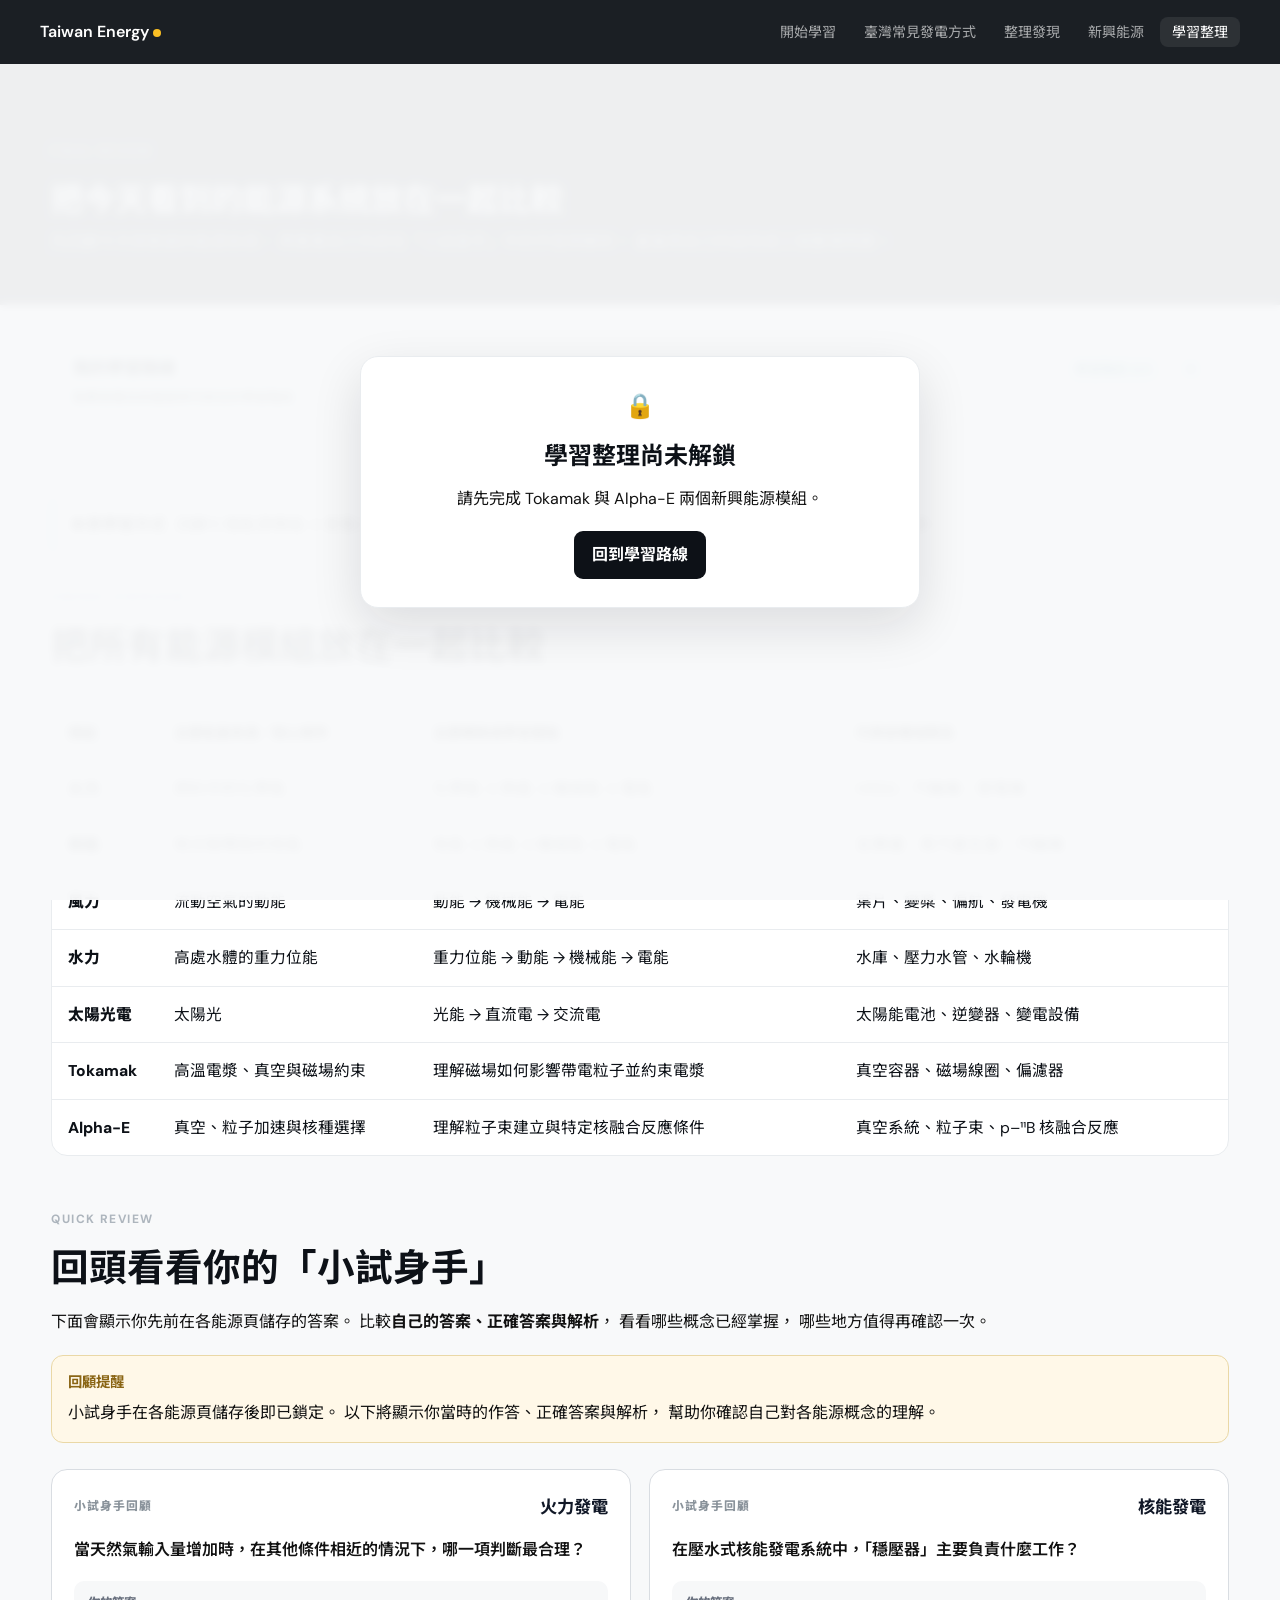
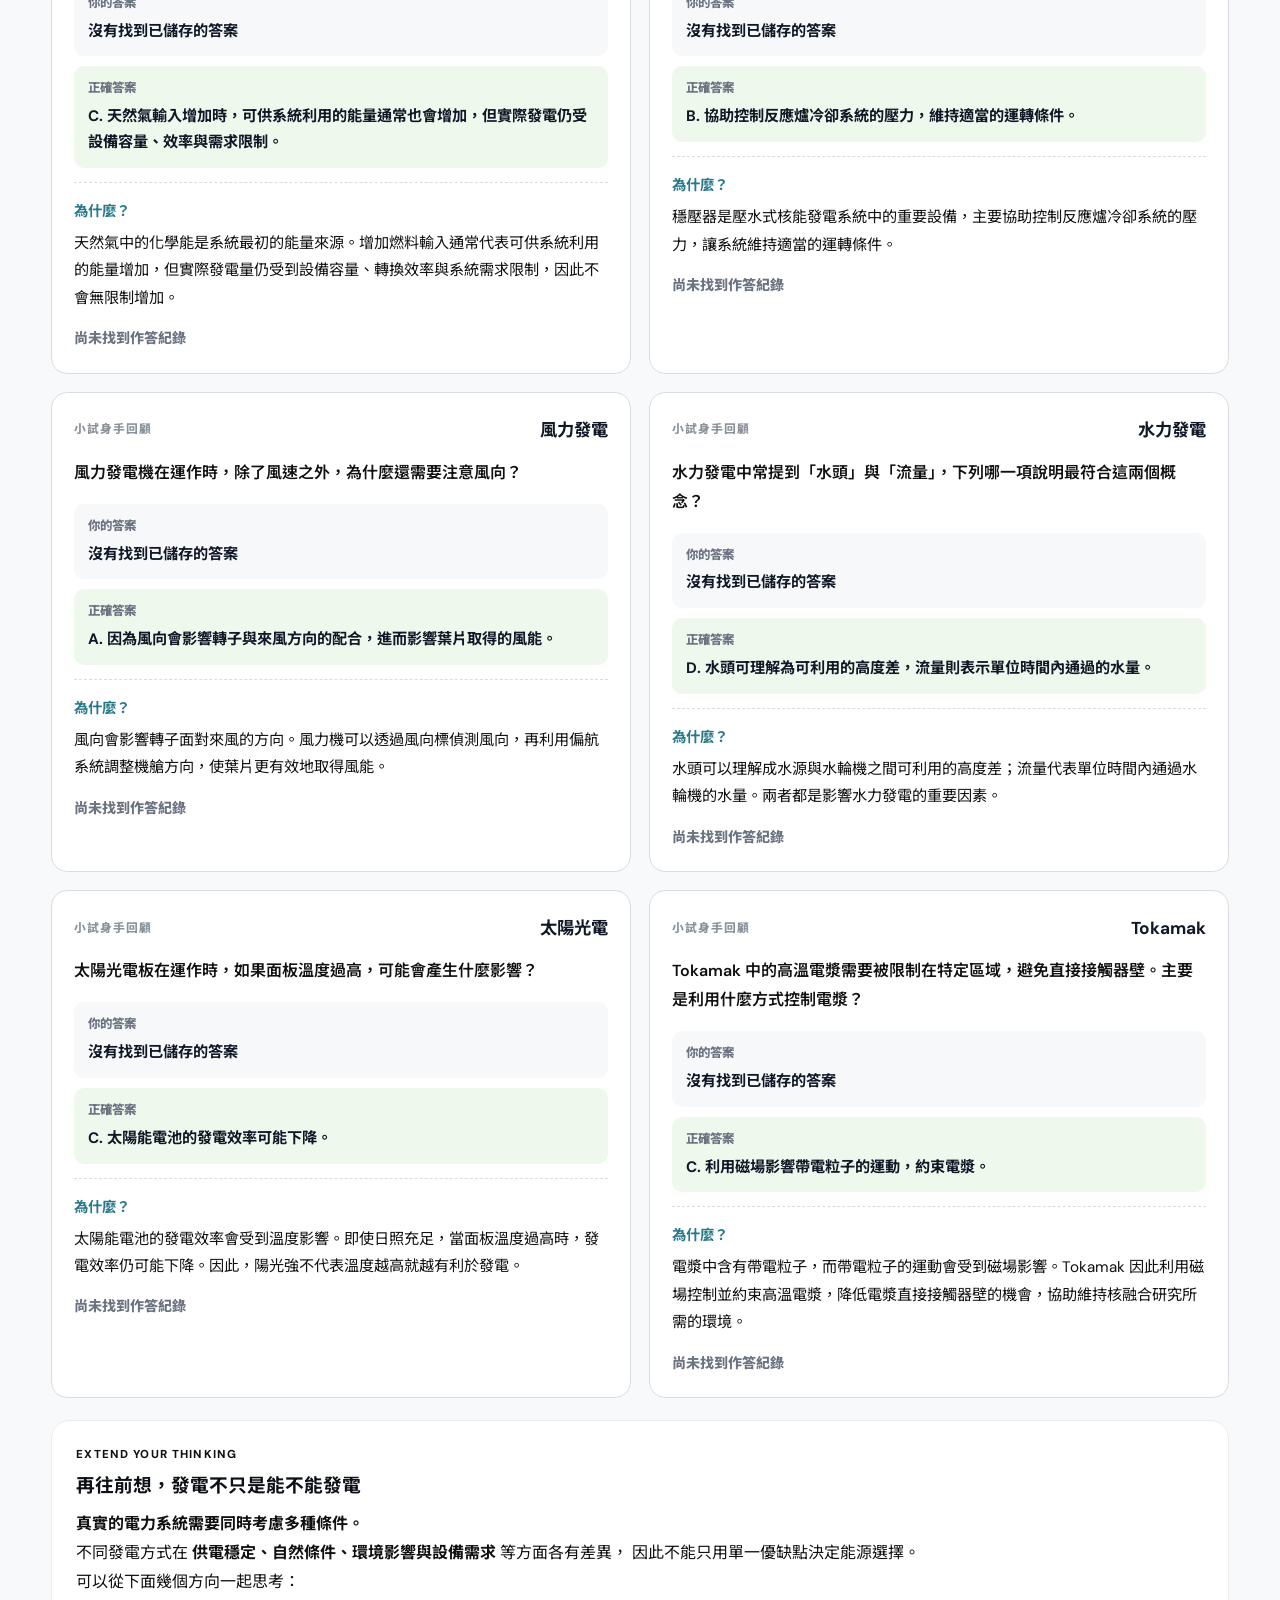
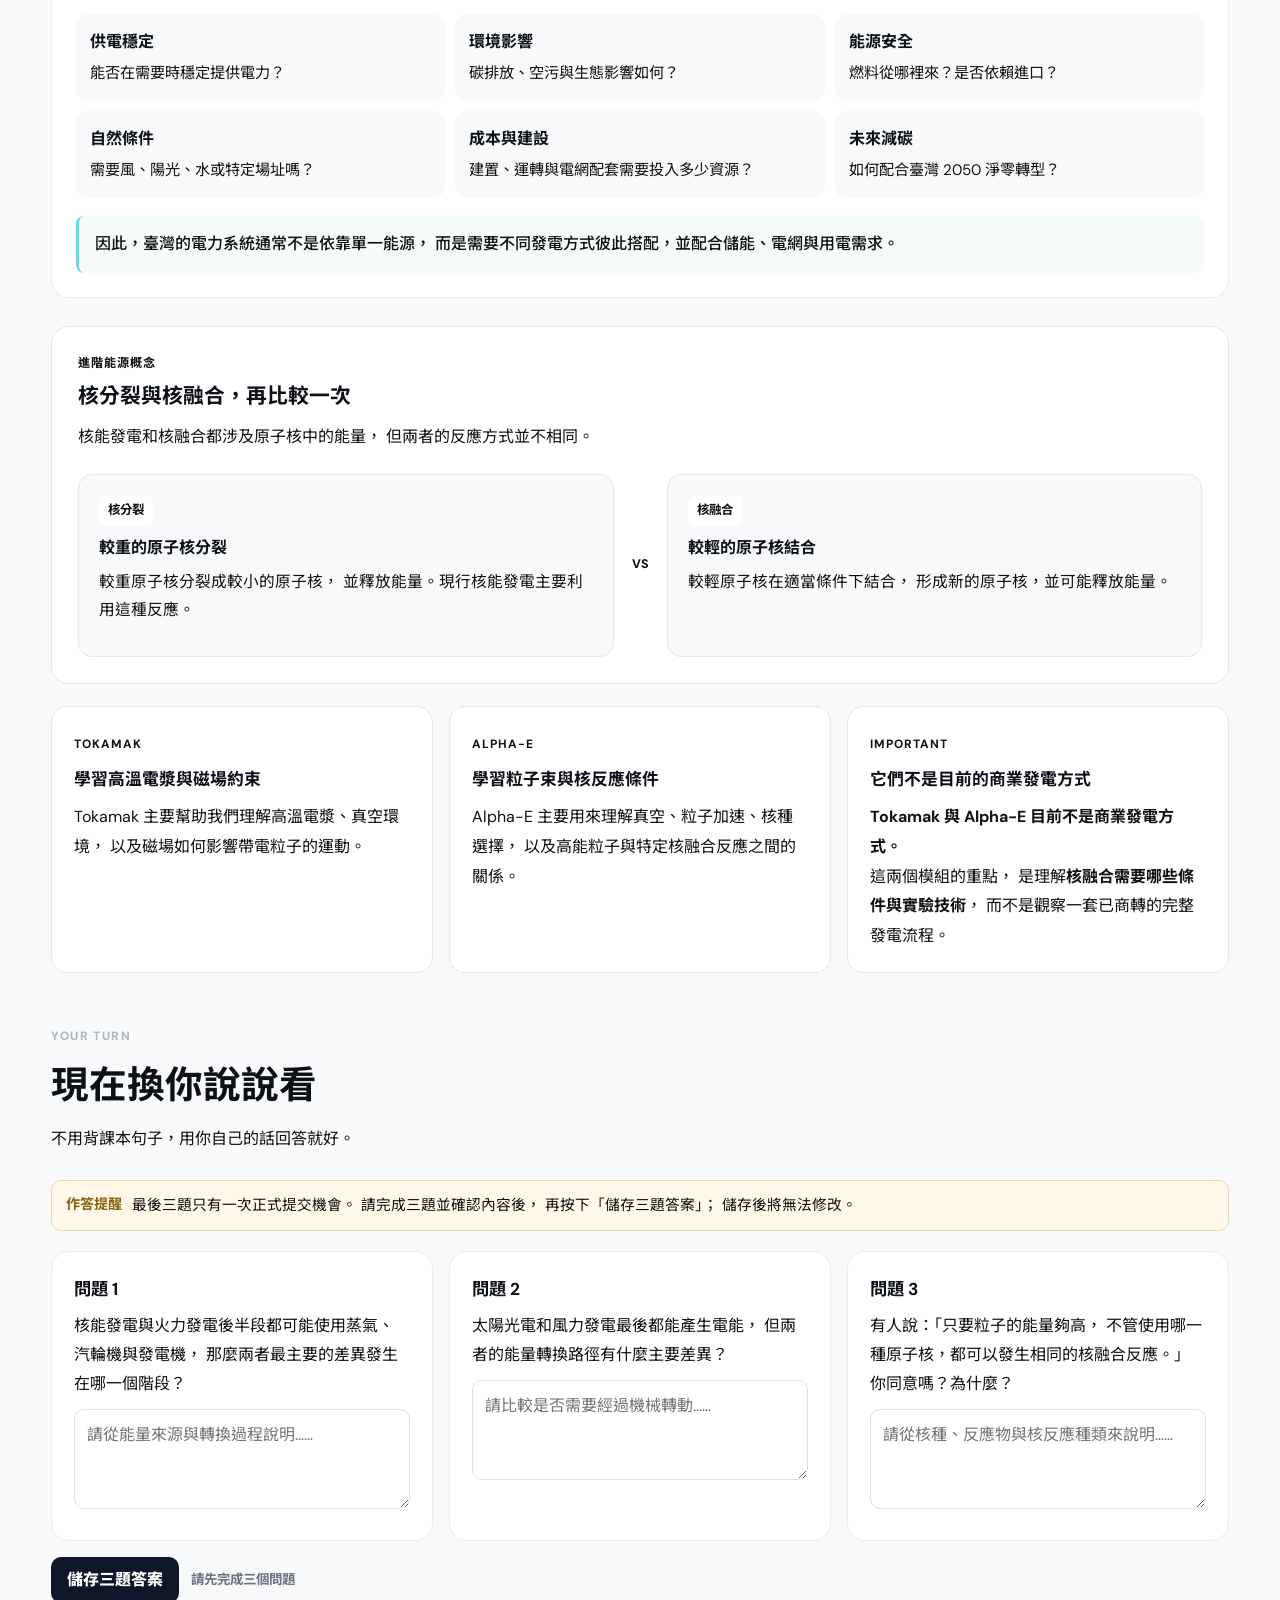
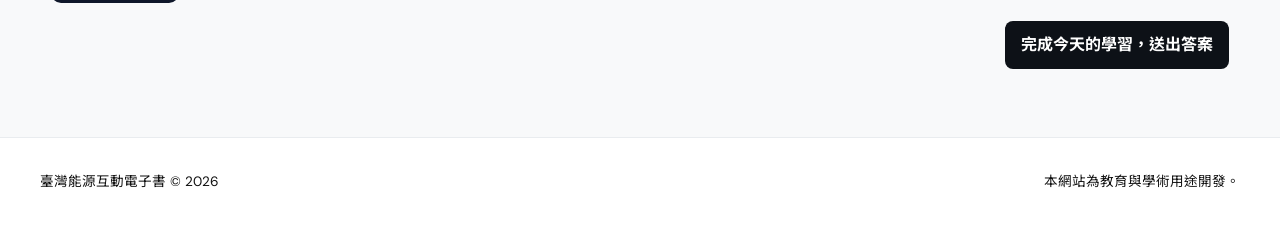
<file: student-summary.html>
<!DOCTYPE html>

<html lang="zh-Hant">
<head>
    <meta charset="utf-8"/>
    <meta content="width=device-width, initial-scale=1.0" name="viewport"/>
    <title>我的學習整理｜臺灣能源互動電子書</title>
    <link href="student-learning.css?v=22" 
          rel="stylesheet"/>
</head>
<body data-page-requires="final">
    <nav>
        <a class="logo" href="index.html">Taiwan Energy<span></span></a>
        <button aria-label="開啟選單" class="nav-toggle" onclick="toggleMenu()" type="button">
            <span></span><span></span><span></span>
        </button>
        <ul id="nav-menu">
            <li><a href="index.html#start">開始學習</a></li>
            <li><a href="index.html#explore">臺灣常見發電方式</a></li>
            <li><a href="index.html#discover">整理發現</a></li>
            <li><a href="index.html#emerging">新興能源</a></li>
            <li><a class="active" href="student-summary.html">學習整理</a></li>
        </ul>
    </nav>

    <header class="summary-hero">
        <div class="inner">
            <span class="eyebrow">FINAL REVIEW</span>
            <h1>把今天看到的能源系統放在一起比較</h1>
            <p>
                先回顧今天探索過的能源系統，
                再看看自己先前在「小試身手」中的作答與解析。
                最後用自己的話完成三個整理問題。
            </p>
        </div>
    </header><section class="container route-container"><div data-learning-route=""></div></section>
    <main class="container">
        <div class="module-focus-note summary-focus-note">

            <strong>本頁學習方式</strong>

            <span>
                回顧七個能源模組 →
                查看小試身手答案與解析 →
                整理重要概念 →
                完成最後三個問題 →
                送出今天的學習紀錄。
            </span>

        </div>
        <section>
            <div class="section-intro">
                <span class="eyebrow">ENERGY OVERVIEW</span>
                <h2>把所有能源模組放在一起比較</h2>
            </div>
            <div class="compare-table-wrap">

                <table class="compare-table">

                    <thead>
                        <tr>
                            <th>模組</th>
                            <th>主要能量來源／核心條件</th>
                            <th>主要轉換或學習重點</th>
                            <th>代表設備或概念</th>
                        </tr>
                    </thead>

                    <tbody>

                        <tr>
                            <td>火力</td>
                            <td>燃料中的化學能</td>
                            <td>化學能 → 熱能 → 機械能 → 電能</td>
                            <td>HRSG、汽輪機、發電機</td>
                        </tr>

                        <tr>
                            <td>核能</td>
                            <td>核分裂釋放的核能</td>
                            <td>核能 → 熱能 → 機械能 → 電能</td>
                            <td>反應爐、蒸汽產生器、汽輪機</td>
                        </tr>

                        <tr>
                            <td>風力</td>
                            <td>流動空氣的動能</td>
                            <td>動能 → 機械能 → 電能</td>
                            <td>葉片、變槳、偏航、發電機</td>
                        </tr>

                        <tr>
                            <td>水力</td>
                            <td>高處水體的重力位能</td>
                            <td>重力位能 → 動能 → 機械能 → 電能</td>
                            <td>水庫、壓力水管、水輪機</td>
                        </tr>

                        <tr>
                            <td>太陽光電</td>
                            <td>太陽光</td>
                            <td>光能 → 直流電 → 交流電</td>
                            <td>太陽能電池、逆變器、變電設備</td>
                        </tr>

                        <tr>
                            <td>Tokamak</td>
                            <td>高溫電漿、真空與磁場約束</td>
                            <td>理解磁場如何影響帶電粒子並約束電漿</td>
                            <td>真空容器、磁場線圈、偏濾器</td>
                        </tr>

                        <tr>
                            <td>Alpha-E</td>
                            <td>真空、粒子加速與核種選擇</td>
                            <td>理解粒子束建立與特定核融合反應條件</td>
                            <td>真空系統、粒子束、p–¹¹B 核融合反應</td>
                        </tr>

                    </tbody>

                </table>

            </div>

            <section class="quiz-review-section">

                <div class="section-intro quiz-review-intro">

                    <span class="eyebrow">
                        QUICK REVIEW
                    </span>

                    <h2>
                        回頭看看你的「小試身手」
                    </h2>

                    <p>
                        下面會顯示你先前在各能源頁儲存的答案。
                        比較<strong>自己的答案、正確答案與解析</strong>，
                        看看哪些概念已經掌握，
                        哪些地方值得再確認一次。
                    </p>

                    <div class="quiz-review-reminder">

                        <strong>回顧提醒</strong>

                        <p>
                            小試身手在各能源頁儲存後即已鎖定。
                            以下將顯示你當時的作答、正確答案與解析，
                            幫助你確認自己對各能源概念的理解。
                        </p>

                    </div>

                </div>

                <div class="quiz-review-grid"
                     id="quizReviewGrid">

                    <!-- 由 student-learning.js 自動產生 -->

                </div>

            </section>

            <div class="energy-tradeoff-card">
                <span class="eyebrow-dark">
                    EXTEND YOUR THINKING
                </span>

                <h3>再往前想，發電不只是能不能發電</h3>

                <p>
                    <strong>真實的電力系統需要同時考慮多種條件。</strong>
                </p>

                <p>
                    不同發電方式在
                    <strong>供電穩定、自然條件、環境影響與設備需求</strong>
                    等方面各有差異，
                    因此不能只用單一優缺點決定能源選擇。
                </p>

                <p>
                    可以從下面幾個方向一起思考：
                </p>

                <div class="tradeoff-grid">
                    <div>
                        <strong>供電穩定</strong>
                        <span>能否在需要時穩定提供電力？</span>
                    </div>
                    <div>
                        <strong>環境影響</strong>
                        <span>碳排放、空污與生態影響如何？</span>
                    </div>
                    <div>
                        <strong>能源安全</strong>
                        <span>燃料從哪裡來？是否依賴進口？</span>
                    </div>
                    <div>
                        <strong>自然條件</strong>
                        <span>需要風、陽光、水或特定場址嗎？</span>
                    </div>
                    <div>
                        <strong>成本與建設</strong>
                        <span>建置、運轉與電網配套需要投入多少資源？</span>
                    </div>
                    <div>
                        <strong>未來減碳</strong>
                        <span>如何配合臺灣 2050 淨零轉型？</span>
                    </div>
                </div>
                <p class="tradeoff-summary">
                    因此，臺灣的電力系統通常不是依靠單一能源，
                    而是需要不同發電方式彼此搭配，並配合儲能、電網與用電需求。
                </p>
            </div>
            <div class="concept-bridge" style="margin-top:28px">
                <div class="concept-bridge-head">
                    <span>進階能源概念</span>
                    <h3>核分裂與核融合，再比較一次</h3>
                    <p>
                        核能發電和核融合都涉及原子核中的能量，
                        但兩者的反應方式並不相同。
                    </p>
                </div>
                <div class="fusion-compare">
                    <div class="compare-box">
                        <span>核分裂</span>
                        <h4>較重的原子核分裂</h4>
                        <p>
                            較重原子核分裂成較小的原子核，
                            並釋放能量。現行核能發電主要利用這種反應。
                        </p>
                    </div>
                    <div class="compare-arrow">VS</div>
                    <div class="compare-box">
                        <span>核融合</span>
                        <h4>較輕的原子核結合</h4>
                        <p>
                            較輕原子核在適當條件下結合，
                            形成新的原子核，並可能釋放能量。
                        </p>
                    </div>
                </div>
            </div>
            <div class="fusion-core-grid" style="margin-top:22px">
                <article class="fusion-core-card">
                    <span>TOKAMAK</span>
                    <h3>學習高溫電漿與磁場約束</h3>
                    <p>
                        Tokamak 主要幫助我們理解高溫電漿、真空環境，
                        以及磁場如何影響帶電粒子的運動。
                    </p>
                </article>
                <article class="fusion-core-card">
                    <span>ALPHA-E</span>
                    <h3>學習粒子束與核反應條件</h3>
                    <p>
                        Alpha-E 主要用來理解真空、粒子加速、核種選擇，
                        以及高能粒子與特定核融合反應之間的關係。
                    </p>
                </article>
                <article class="fusion-core-card">
                    <span>IMPORTANT</span>
                    <h3>它們不是目前的商業發電方式</h3>
                    <p>
                        <strong>Tokamak 與 Alpha-E 目前不是商業發電方式。</strong>
                    </p>

                    <p>
                        這兩個模組的重點，
                        是理解<strong>核融合需要哪些條件與實驗技術</strong>，
                        而不是觀察一套已商轉的完整發電流程。
                    </p>
                </article>
            </div>
        </section>
        <section style="margin-top:48px">
            <div class="section-intro">
                <span class="eyebrow">YOUR TURN</span>
                <h2>現在換你說說看</h2>
                <p>不用背課本句子，用你自己的話回答就好。</p>
            </div>

            <div class="single-attempt-notice">
                <strong>作答提醒</strong>

                <span>
                    最後三題只有一次正式提交機會。
                    請完成三題並確認內容後，
                    再按下「儲存三題答案」；
                    儲存後將無法修改。
                </span>
            </div>

            <div class="evaluate-grid">

                <article class="reflection-card">
                    <h3>問題 1</h3>

                    <p>
                        核能發電與火力發電後半段都可能使用蒸氣、汽輪機與發電機，
                        那麼兩者最主要的差異發生在哪一個階段？
                    </p>

                    <textarea data-save="review_q1"
                              placeholder="請從能量來源與轉換過程說明……"></textarea>
                </article>


                <article class="reflection-card">
                    <h3>問題 2</h3>

                    <p>
                        太陽光電和風力發電最後都能產生電能，
                        但兩者的能量轉換路徑有什麼主要差異？
                    </p>

                    <textarea data-save="review_q2"
                              placeholder="請比較是否需要經過機械轉動……"></textarea>
                </article>


                <article class="reflection-card">
                    <h3>問題 3</h3>

                    <p>
                        有人說：「只要粒子的能量夠高，
                        不管使用哪一種原子核，都可以發生相同的核融合反應。」
                        你同意嗎？為什麼？
                    </p>

                    <textarea data-save="review_q3"
                              placeholder="請從核種、反應物與核反應種類來說明……"></textarea>
                </article>

            </div>


            <div class="challenge-save-actions">

                <button type="button"
                        class="quiz-save-btn"
                        id="reviewSaveBtn">
                    儲存三題答案
                </button>

                <span class="quiz-save-status pending"
                      id="reviewSaveStatus">
                    請先完成三個問題
                </span>

            </div>


            <div class="phase-footer">

                <button class="complete-phase-btn"
                        data-complete-section="review"
                        data-default-label="完成今天的學習，送出答案"
                        id="finishLesson">
                    完成今天的學習，送出答案
                </button>

            </div>


            <div class="complete-card"
                 hidden
                 id="lessonComplete">

                <div class="icon">✓</div>

                <h2>完成今天的能源探索！</h2>

                <p>
                    你已經從日常常見的發電方式一路看到核融合，
                    也完成了 Alpha-E 的操作與比較。
                </p>

                <p>
                    現在可以回頭看看一開始的答案，
                    比較自己的想法有沒有改變。
                </p>

            </div>
            <div class="complete-card" hidden="" id="lessonComplete">
                <div class="icon">✓</div>
                <h2>完成今天的能源探索！</h2>
                <p>
                    你已經從日常常見的發電方式一路看到核融合，
                    也完成了 Alpha-E 的操作與比較。
                </p>
                <p>
                    現在可以回頭看看一開始的答案，
                    比較自己的想法有沒有改變。
                </p>
            </div>

        </section>
    </main>

    <footer>
        <p>臺灣能源互動電子書 © 2026</p>
        <p>本網站為教育與學術用途開發。</p>
    </footer>
    <script src="student-learning.js?v=22"></script>
</body>
</html>
</file>
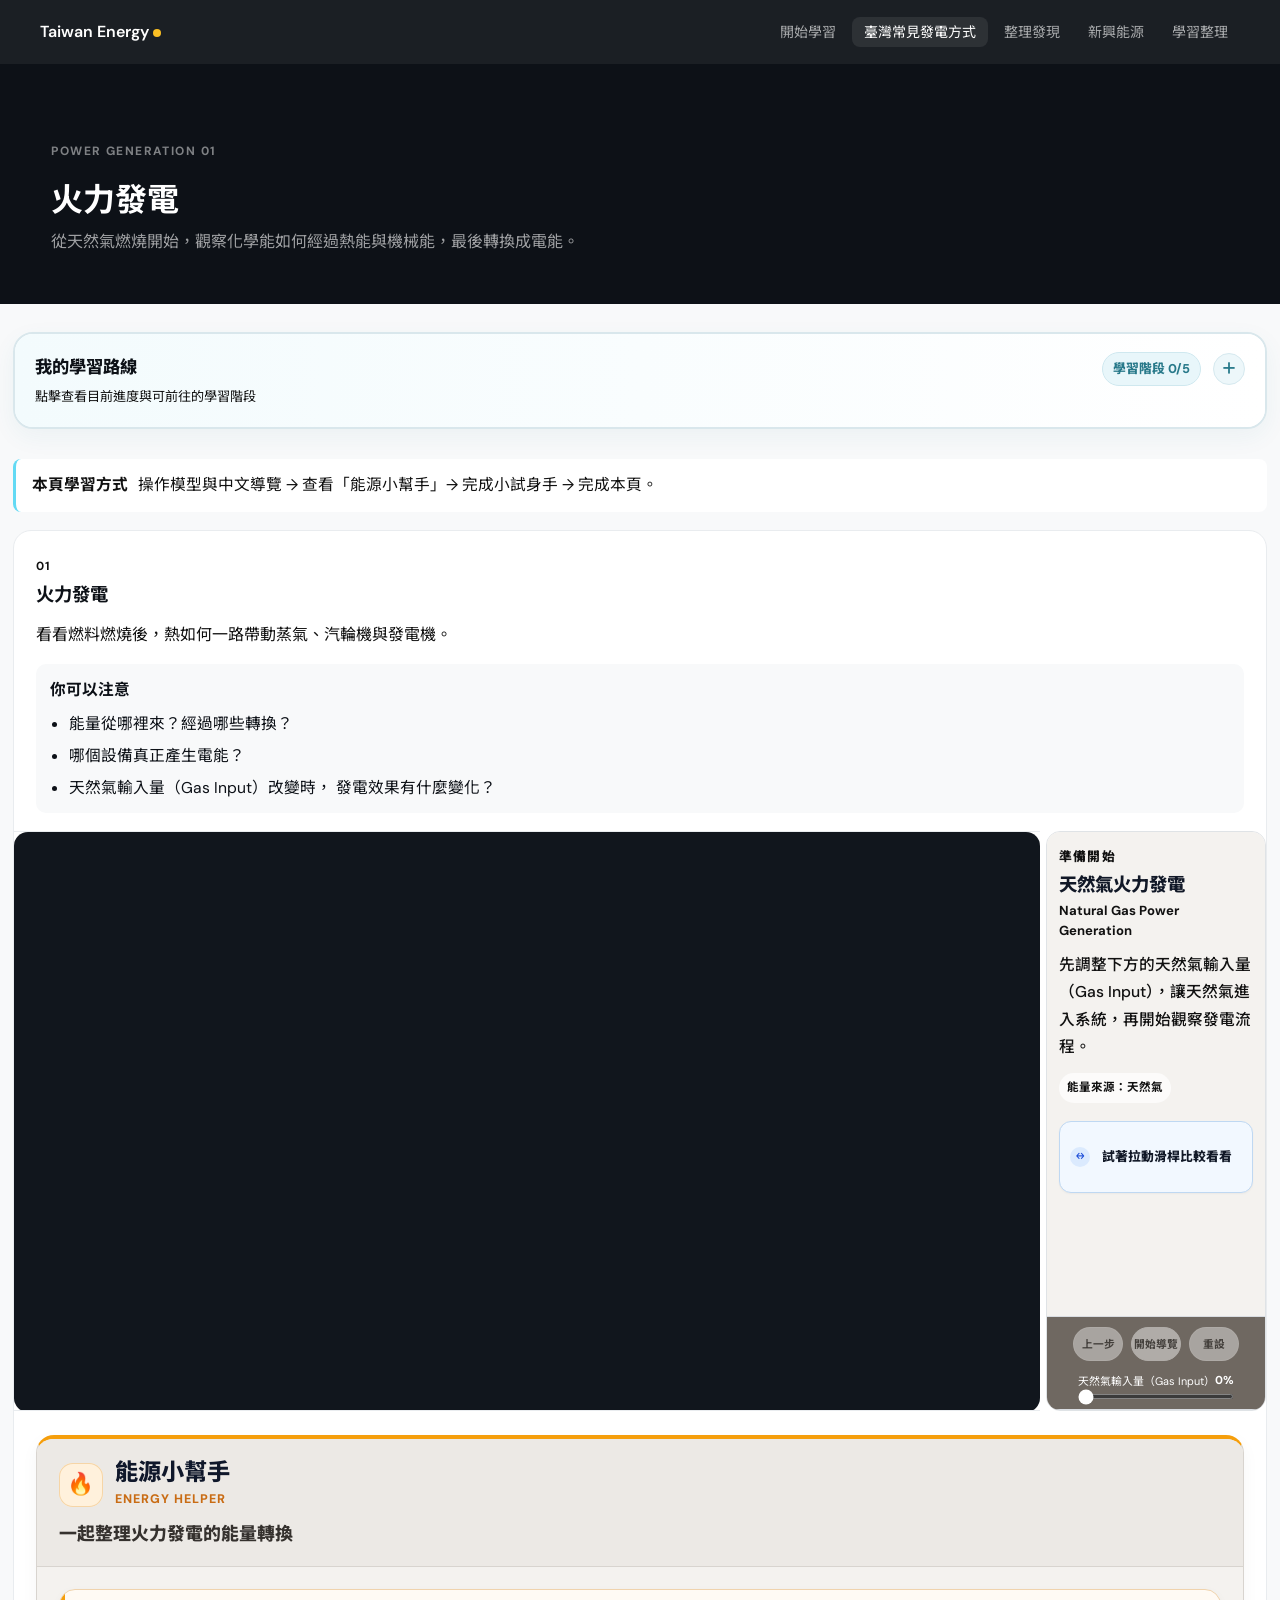
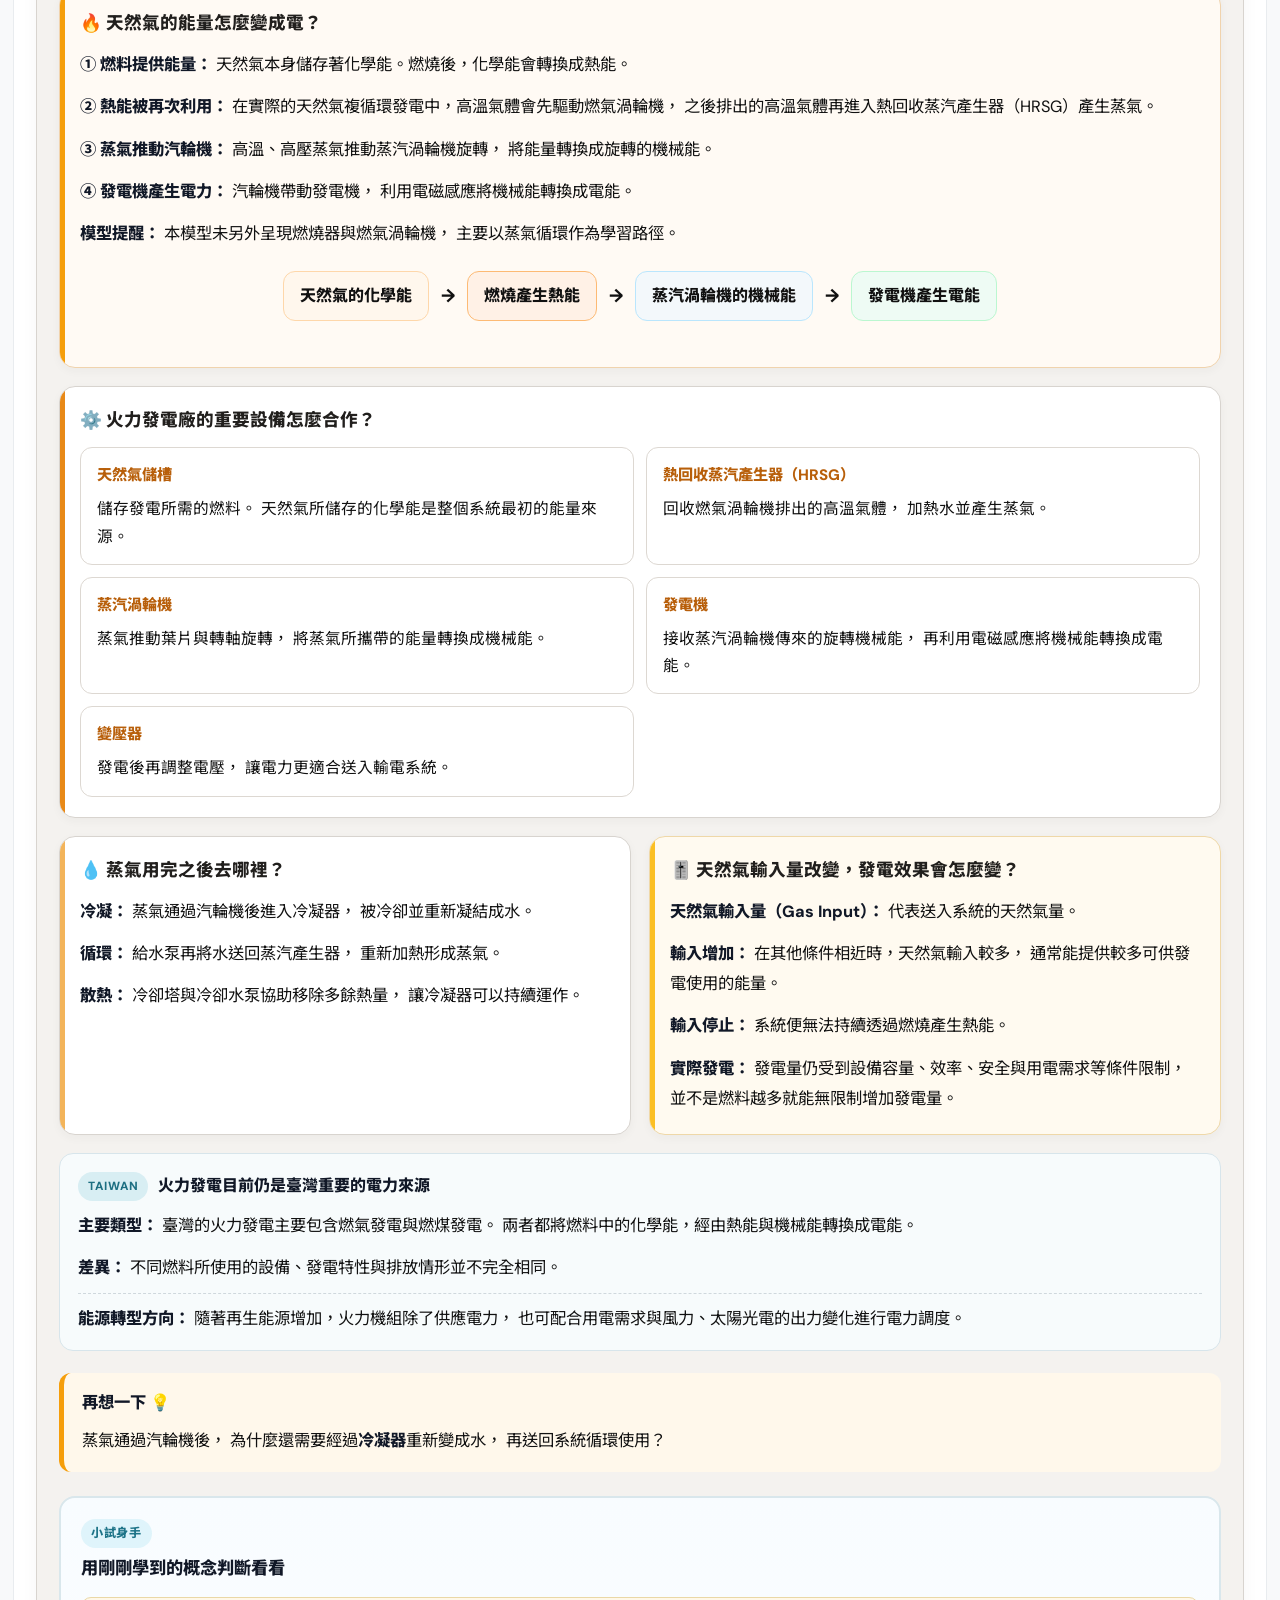
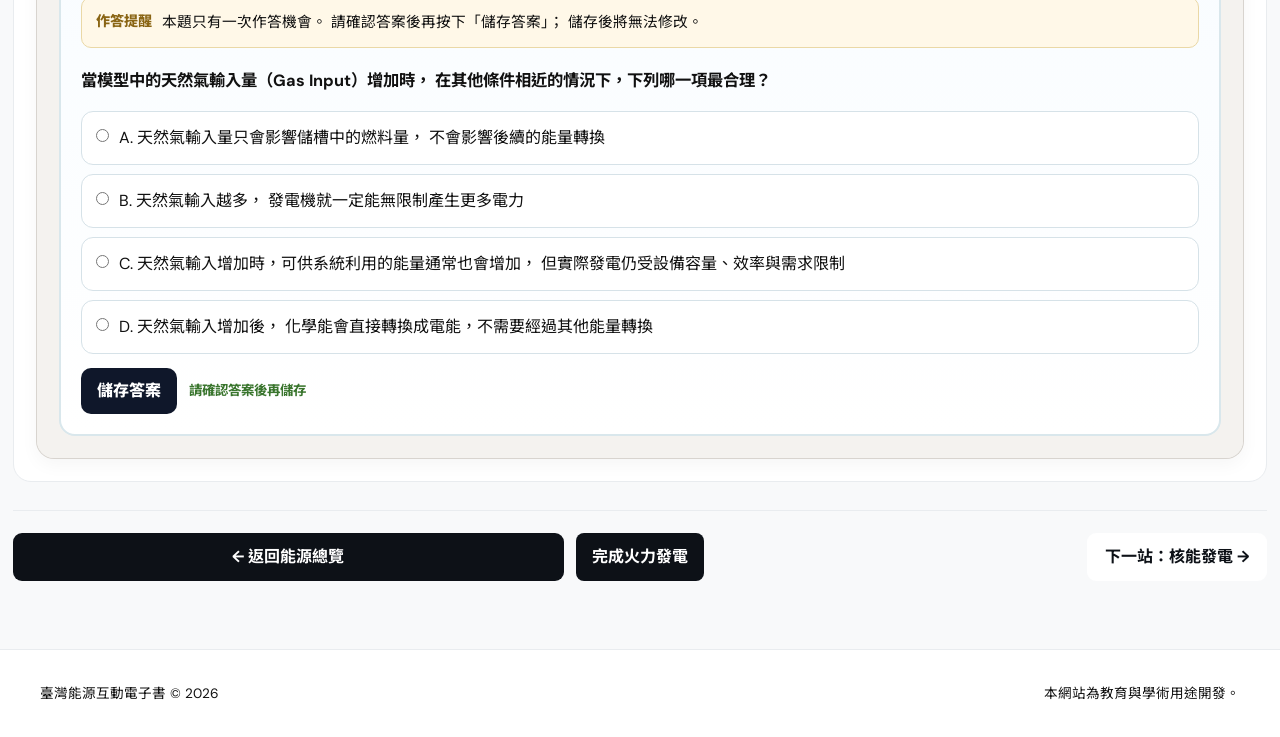
<file: thermal.html>
<!DOCTYPE html>
<html lang="zh-Hant">
<head>
  <meta charset="UTF-8">
  <meta name="viewport" content="width=device-width, initial-scale=1.0">
  <title>火力發電｜臺灣能源互動電子書</title>
  <link rel="stylesheet" href="student-learning.css?v=22">
</head>
<body class="module-page">

<nav>
  <a class="logo" href="index.html">Taiwan Energy<span></span></a>
  <button class="nav-toggle" type="button" aria-label="開啟選單" onclick="toggleMenu()">
    <span></span><span></span><span></span>
  </button>
  <ul id="nav-menu"><li><a href="index.html#start">開始學習</a></li><li><a class="active" href="index.html#explore">臺灣常見發電方式</a></li><li><a href="index.html#discover">整理發現</a></li><li><a href="index.html#emerging">新興能源</a></li><li><a href="student-summary.html">學習整理</a></li></ul>
</nav>


<header class="summary-hero">
  <div class="inner">
      <span class="eyebrow">POWER GENERATION 01</span>
    <h1>火力發電</h1>
    <p>從天然氣燃燒開始，觀察化學能如何經過熱能與機械能，最後轉換成電能。</p>
  </div>
</header>

<section class="container route-container">
  <div data-learning-route></div>
</section>

<main class="container module-main">
    <div class="module-focus-note">
        <strong>本頁學習方式</strong>
        <span>
            操作模型與中文導覽 →
            查看「能源小幫手」→
            完成小試身手 →
            完成本頁。
        </span>
    </div>

    <article class="energy-card">

        <div class="energy-card-head">
            <span>01</span>
            <h3>火力發電</h3>
        </div>

        <p>看看燃料燃燒後，熱如何一路帶動蒸氣、汽輪機與發電機。</p>

        <div class="learning-point">

            <strong>你可以注意</strong>

            <ul class="learning-point-list">

                <li>
                    能量從哪裡來？經過哪些轉換？
                </li>

                <li>
                    哪個設備真正產生電能？
                </li>

                <li>
                    天然氣輸入量（Gas Input）改變時，
                    發電效果有什麼變化？
                </li>

            </ul>

        </div>

        <!-- =========================
             火力發電 3D 互動導覽
        ========================= -->

        <div class="thermal-learning-module">

            <div class="module-workspace">

                <!-- 左側：Unity 模型 -->
                <div class="module-model-column">

                    <div class="thermal-model-frame">

                        <div class="thermal-unity-wrapper">

                            <iframe id="thermalUnity"
                                    src="https://teresa1107-nthu.github.io/Thermal-Power-Plant-Unity/"
                                    title="天然氣火力發電廠 3D 互動模型"
                                    loading="lazy"
                                    scrolling="no"
                                    allowfullscreen
                                    sandbox="allow-scripts allow-same-origin">
                            </iframe>

                        </div>

                    </div>

                </div>


                <!-- 右側：中文導覽與控制 -->
                <aside class="module-control-column thermal-control-column">

                    <div class="thermal-inline-info">

                        <div class="thermal-step-meta">

                            <span id="thermalStepNumber">
                                準備開始
                            </span>

                        </div>


                        <h2 id="thermalStepTitle">

                            天然氣火力發電

                            <span class="thermal-title-en">
                                Natural Gas Power Generation
                            </span>

                        </h2>


                        <p id="thermalStepDescription">
                            先調整下方的天然氣輸入量（Gas Input），
                            讓天然氣進入系統，
                            再按下「開始導覽」，
                            逐步觀察能量如何轉換並產生電力。
                        </p>


                        <div class="thermal-energy-tag"
                             id="thermalEnergyTag">

                            能量來源：天然氣

                        </div>


                        <div class="thermal-start-hint"
                             id="thermalStartHint">

                            <span class="thermal-hint-icon"
                                  id="thermalHintIcon">
                                01
                            </span>

                            <div>

                                <strong id="thermalHintTitle">
                                    先設定天然氣輸入量
                                </strong>

                                <p id="thermalHintText">
                                    拖曳天然氣輸入量（Gas Input）滑桿到大於 0%，
                                    再開始逐步觀察發電流程。
                                </p>

                            </div>

                        </div>

                    </div>


                    <!-- 下方控制區 -->
                    <div class="thermal-inline-controls">

                        <div class="thermal-inline-buttons">

                            <button id="thermalPrevBtn"
                                    class="thermal-secondary-btn"
                                    type="button"
                                    onclick="thermalPrevious()"
                                    disabled>
                                上一步
                            </button>


                            <button id="thermalNextBtn"
                                    class="thermal-primary-btn"
                                    type="button"
                                    onclick="thermalNext()"
                                    disabled>
                                開始導覽
                            </button>


                            <button id="thermalResetBtn"
                                    class="thermal-secondary-btn"
                                    type="button"
                                    onclick="thermalReset()"
                                    disabled>
                                重設
                            </button>

                        </div>


                        <div class="thermal-inline-gas">

                            <div class="thermal-inline-gas-head">

                                <span>天然氣輸入量（Gas Input）</span>

                                <strong>
                                    <span id="thermalGasValue">0</span>%
                                </strong>

                            </div>


                            <input id="thermalGasSlider"
                                   type="range"
                                   min="0"
                                   max="100"
                                   step="1"
                                   value="0"
                                   aria-label="天然氣輸入量">

                        </div>
                    </div>
                </aside>
            </div>
        </div>

        <section class="knowledge-card knowledge-card-static thermal-knowledge-card">

            <div class="knowledge-card-static-head">

                <div class="knowledge-helper-title">

                    <span class="knowledge-helper-icon">🔥</span>

                    <div>
                        <strong>能源小幫手</strong>
                        <small>ENERGY HELPER</small>
                    </div>

                </div>

                <h3>一起整理火力發電的能量轉換</h3>

            </div>


            <div class="knowledge-card-content">
                <div class="thermal-helper-grid">

                    <!-- 1. 核心原理 -->
                    <div class="helper-section thermal-helper-card thermal-helper-card-main">

                        <h4>🔥 天然氣的能量怎麼變成電？</h4>

                        <p>
                            <strong>① 燃料提供能量：</strong>
                            天然氣本身儲存著化學能。燃燒後，化學能會轉換成熱能。
                        </p>

                        <p>
                            <strong>② 熱能被再次利用：</strong>
                            在實際的天然氣複循環發電中，高溫氣體會先驅動燃氣渦輪機，
                            之後排出的高溫氣體再進入熱回收蒸汽產生器（HRSG）產生蒸氣。
                        </p>

                        <p>
                            <strong>③ 蒸氣推動汽輪機：</strong>
                            高溫、高壓蒸氣推動蒸汽渦輪機旋轉，
                            將能量轉換成旋轉的機械能。
                        </p>

                        <p>
                            <strong>④ 發電機產生電力：</strong>
                            汽輪機帶動發電機，
                            利用電磁感應將機械能轉換成電能。
                        </p>

                        <p>
                            <strong>模型提醒：</strong>
                            本模型未另外呈現燃燒器與燃氣渦輪機，
                            主要以蒸氣循環作為學習路徑。
                        </p>


                        <div class="energy-flow">

                            <span>天然氣的化學能</span>
                            <b>→</b>

                            <span>燃燒產生熱能</span>
                            <b>→</b>

                            <span>蒸汽渦輪機的機械能</span>
                            <b>→</b>

                            <span>發電機產生電能</span>

                        </div>

                    </div>


                    <!-- 2. 設備關係 -->
                    <div class="helper-section helper-concept-box thermal-helper-card thermal-helper-card-wide">

                        <h4>⚙️ 火力發電廠的重要設備怎麼合作？</h4>

                        <div class="thermal-device-grid">

                            <div class="thermal-device-card">
                                <strong>天然氣儲槽</strong>
                                <p>
                                    儲存發電所需的燃料。
                                    天然氣所儲存的化學能是整個系統最初的能量來源。
                                </p>
                            </div>

                            <div class="thermal-device-card">
                                <strong>熱回收蒸汽產生器（HRSG）</strong>
                                <p>
                                    回收燃氣渦輪機排出的高溫氣體，
                                    加熱水並產生蒸氣。
                                </p>
                            </div>

                            <div class="thermal-device-card">
                                <strong>蒸汽渦輪機</strong>
                                <p>
                                    蒸氣推動葉片與轉軸旋轉，
                                    將蒸氣所攜帶的能量轉換成機械能。
                                </p>
                            </div>

                            <div class="thermal-device-card">
                                <strong>發電機</strong>
                                <p>
                                    接收蒸汽渦輪機傳來的旋轉機械能，
                                    再利用電磁感應將機械能轉換成電能。
                                </p>
                            </div>

                            <div class="thermal-device-card">
                                <strong>變壓器</strong>
                                <p>
                                    發電後再調整電壓，
                                    讓電力更適合送入輸電系統。
                                </p>
                            </div>
                        </div>
                    </div>


                    <!-- 3. 蒸氣與水循環 -->
                    <div class="helper-section helper-concept-box thermal-helper-card">

                        <h4>💧 蒸氣用完之後去哪裡？</h4>

                        <p>
                            <strong>冷凝：</strong>
                            蒸氣通過汽輪機後進入冷凝器，
                            被冷卻並重新凝結成水。
                        </p>

                        <p>
                            <strong>循環：</strong>
                            給水泵再將水送回蒸汽產生器，
                            重新加熱形成蒸氣。
                        </p>

                        <p>
                            <strong>散熱：</strong>
                            冷卻塔與冷卻水泵協助移除多餘熱量，
                            讓冷凝器可以持續運作。
                        </p>

                    </div>


                    <!-- 4. 燃料輸入與發電輸出 -->
                    <div class="helper-section helper-concept-box thermal-helper-card thermal-helper-card-observe">

                        <h4>🎚️ 天然氣輸入量改變，發電效果會怎麼變？</h4>

                        <p>
                            <strong>天然氣輸入量（Gas Input）：</strong>
                            代表送入系統的天然氣量。
                        </p>

                        <p>
                            <strong>輸入增加：</strong>
                            在其他條件相近時，天然氣輸入較多，
                            通常能提供較多可供發電使用的能量。
                        </p>

                        <p>
                            <strong>輸入停止：</strong>
                            系統便無法持續透過燃燒產生熱能。
                        </p>

                        <p>
                            <strong>實際發電：</strong>
                            發電量仍受到設備容量、效率、安全與用電需求等條件限制，
                            並不是燃料越多就能無限制增加發電量。
                        </p>

                    </div>
                </div>

                <!-- 6. 臺灣情境 -->
                <div class="taiwan-note">

                    <div class="taiwan-note-head">

                        <span>TAIWAN</span>

                        <strong>
                            火力發電目前仍是臺灣重要的電力來源
                        </strong>

                    </div>

                    <p>
                        <strong>主要類型：</strong>
                        臺灣的火力發電主要包含燃氣發電與燃煤發電。
                        兩者都將燃料中的化學能，經由熱能與機械能轉換成電能。
                    </p>

                    <p>
                        <strong>差異：</strong>
                        不同燃料所使用的設備、發電特性與排放情形並不完全相同。
                    </p>

                    <p class="policy-note">
                        <strong>能源轉型方向：</strong>
                        隨著再生能源增加，火力機組除了供應電力，
                        也可配合用電需求與風力、太陽光電的出力變化進行電力調度。
                    </p>

                </div>

                <!-- 7. 思考 -->
                <div class="think-note">

                    <div class="think-note-title">
                        再想一下 💡
                    </div>

                    <p>
                        蒸氣通過汽輪機後，
                        為什麼還需要經過<strong>冷凝器</strong>重新變成水，
                        再送回系統循環使用？
                    </p>

                </div>

                <!-- 8. 小試身手 -->
                <div class="mini-quiz-card"
                     data-mini-quiz
                     data-quiz-key="thermal_quiz_1">

                    <div class="mini-quiz-head">

                        <span>小試身手</span>

                        <h4>
                            用剛剛學到的概念判斷看看
                        </h4>
                    </div>

                    <div class="mini-quiz-once-notice">
                        <strong>作答提醒</strong>
                        <span>
                            本題只有一次作答機會。
                            請確認答案後再按下「儲存答案」；
                            儲存後將無法修改。
                        </span>
                    </div>

                    <p class="mini-quiz-question">
                        當模型中的天然氣輸入量（Gas Input）增加時，
                        在其他條件相近的情況下，下列哪一項最合理？
                    </p>

                    <label class="quiz-option">

                        <input type="radio"
                               name="thermal_quiz_1"
                               value="A">

                        <span>
                            A. 天然氣輸入量只會影響儲槽中的燃料量，
                            不會影響後續的能量轉換
                        </span>
                    </label>

                    <label class="quiz-option">

                        <input type="radio"
                               name="thermal_quiz_1"
                               value="B">

                        <span>
                            B. 天然氣輸入越多，
                            發電機就一定能無限制產生更多電力
                        </span>
                    </label>

                    <label class="quiz-option">

                        <input type="radio"
                               name="thermal_quiz_1"
                               value="C">

                        <span>
                            C. 天然氣輸入增加時，可供系統利用的能量通常也會增加，
                            但實際發電仍受設備容量、效率與需求限制
                        </span>
                    </label>

                    <label class="quiz-option">

                        <input type="radio"
                               name="thermal_quiz_1"
                               value="D">

                        <span>
                            D. 天然氣輸入增加後，
                            化學能會直接轉換成電能，不需要經過其他能量轉換
                        </span>
                    </label>

                    <div class="mini-quiz-actions">

                        <button type="button"
                                class="quiz-save-btn">
                            儲存答案
                        </button>

                        <span class="quiz-save-status"></span>

                    </div>
                </div>
            </div>
        </section>

    </article>

  <div class="module-navigation">
    <a class="btn btn-dark" href="index.html#explore">← 返回能源總覽</a>
    <button class="complete-phase-btn"
            data-complete-section="thermal"
            data-default-label="完成火力發電"
            id="thermalCompleteBtn">
        完成火力發電
    </button>
    <a class="btn btn-primary" href="nuclear.html">下一站：核能發電 →</a>
  </div>
</main>

<footer>
  <p>臺灣能源互動電子書 © 2026</p>
  <p>本網站為教育與學術用途開發。</p>
</footer>
<script src="student-learning.js?v=22"></script>
</body>
</html>
</file>
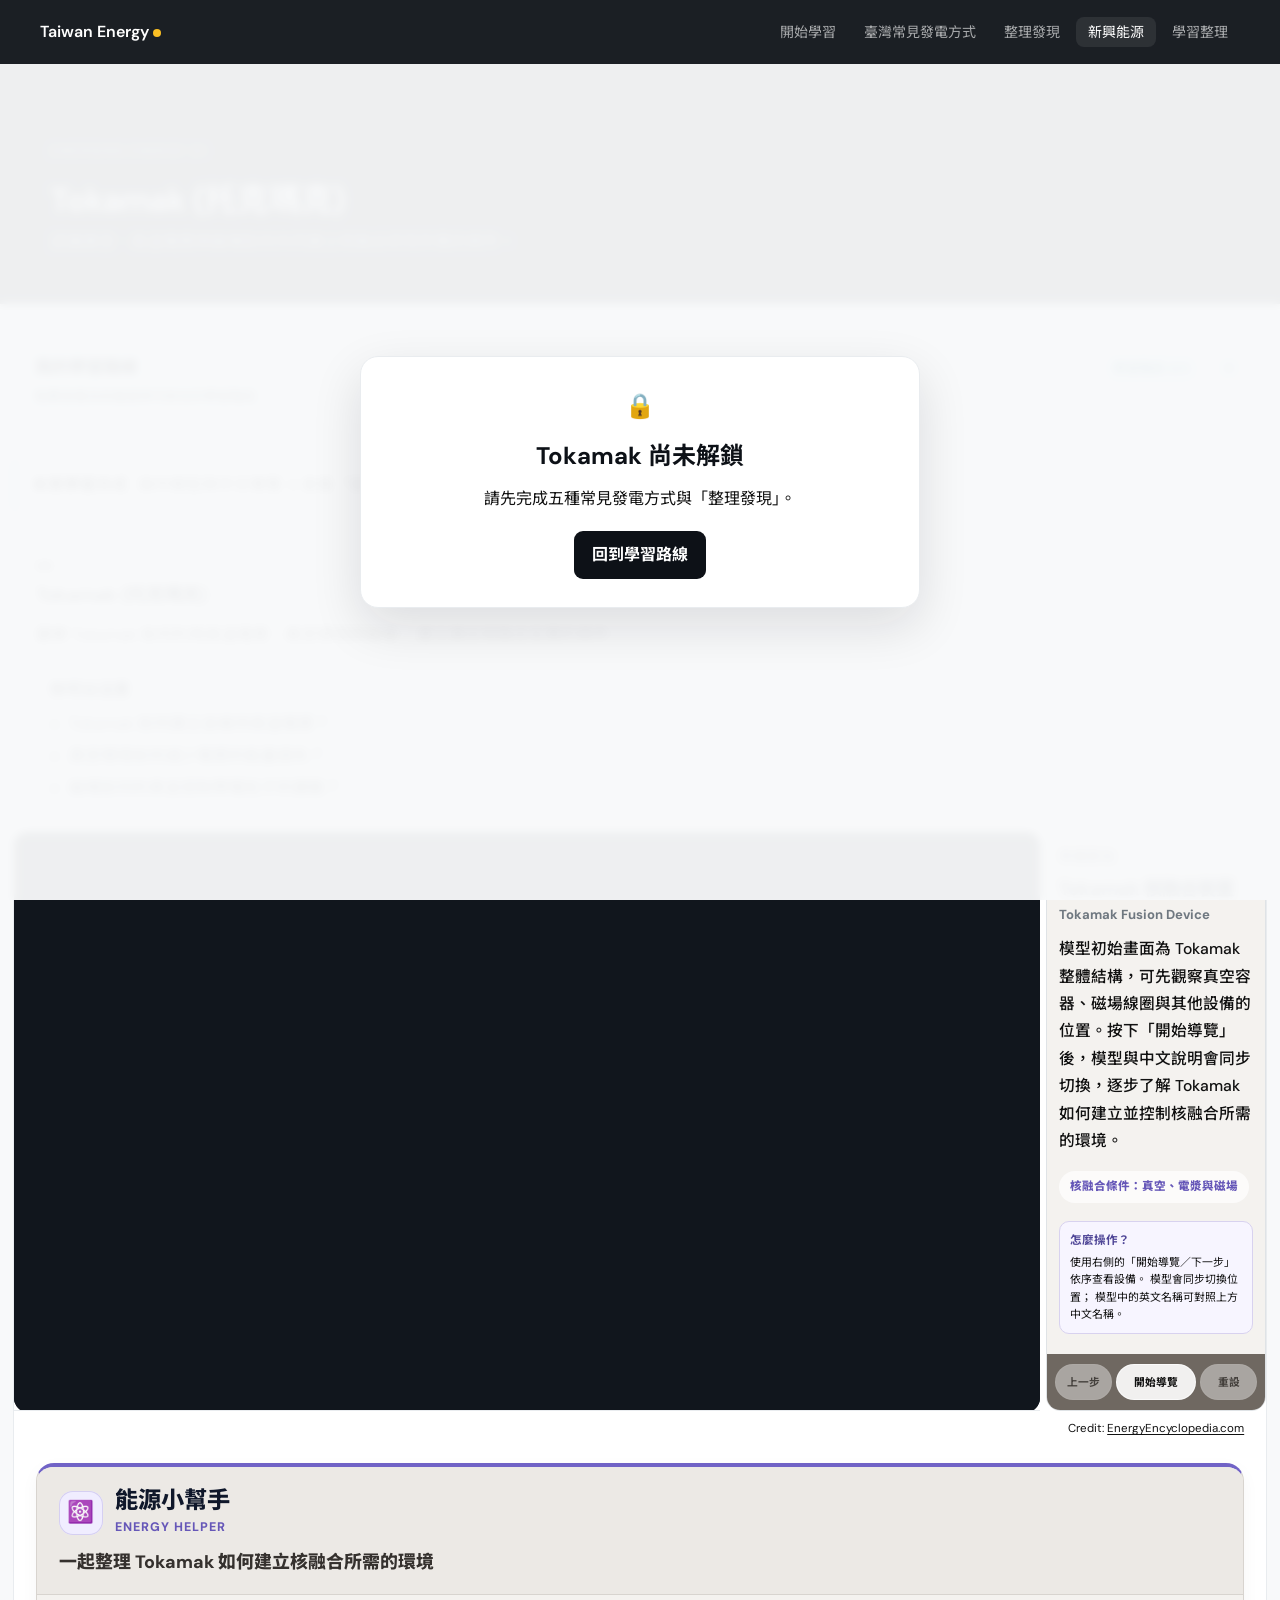
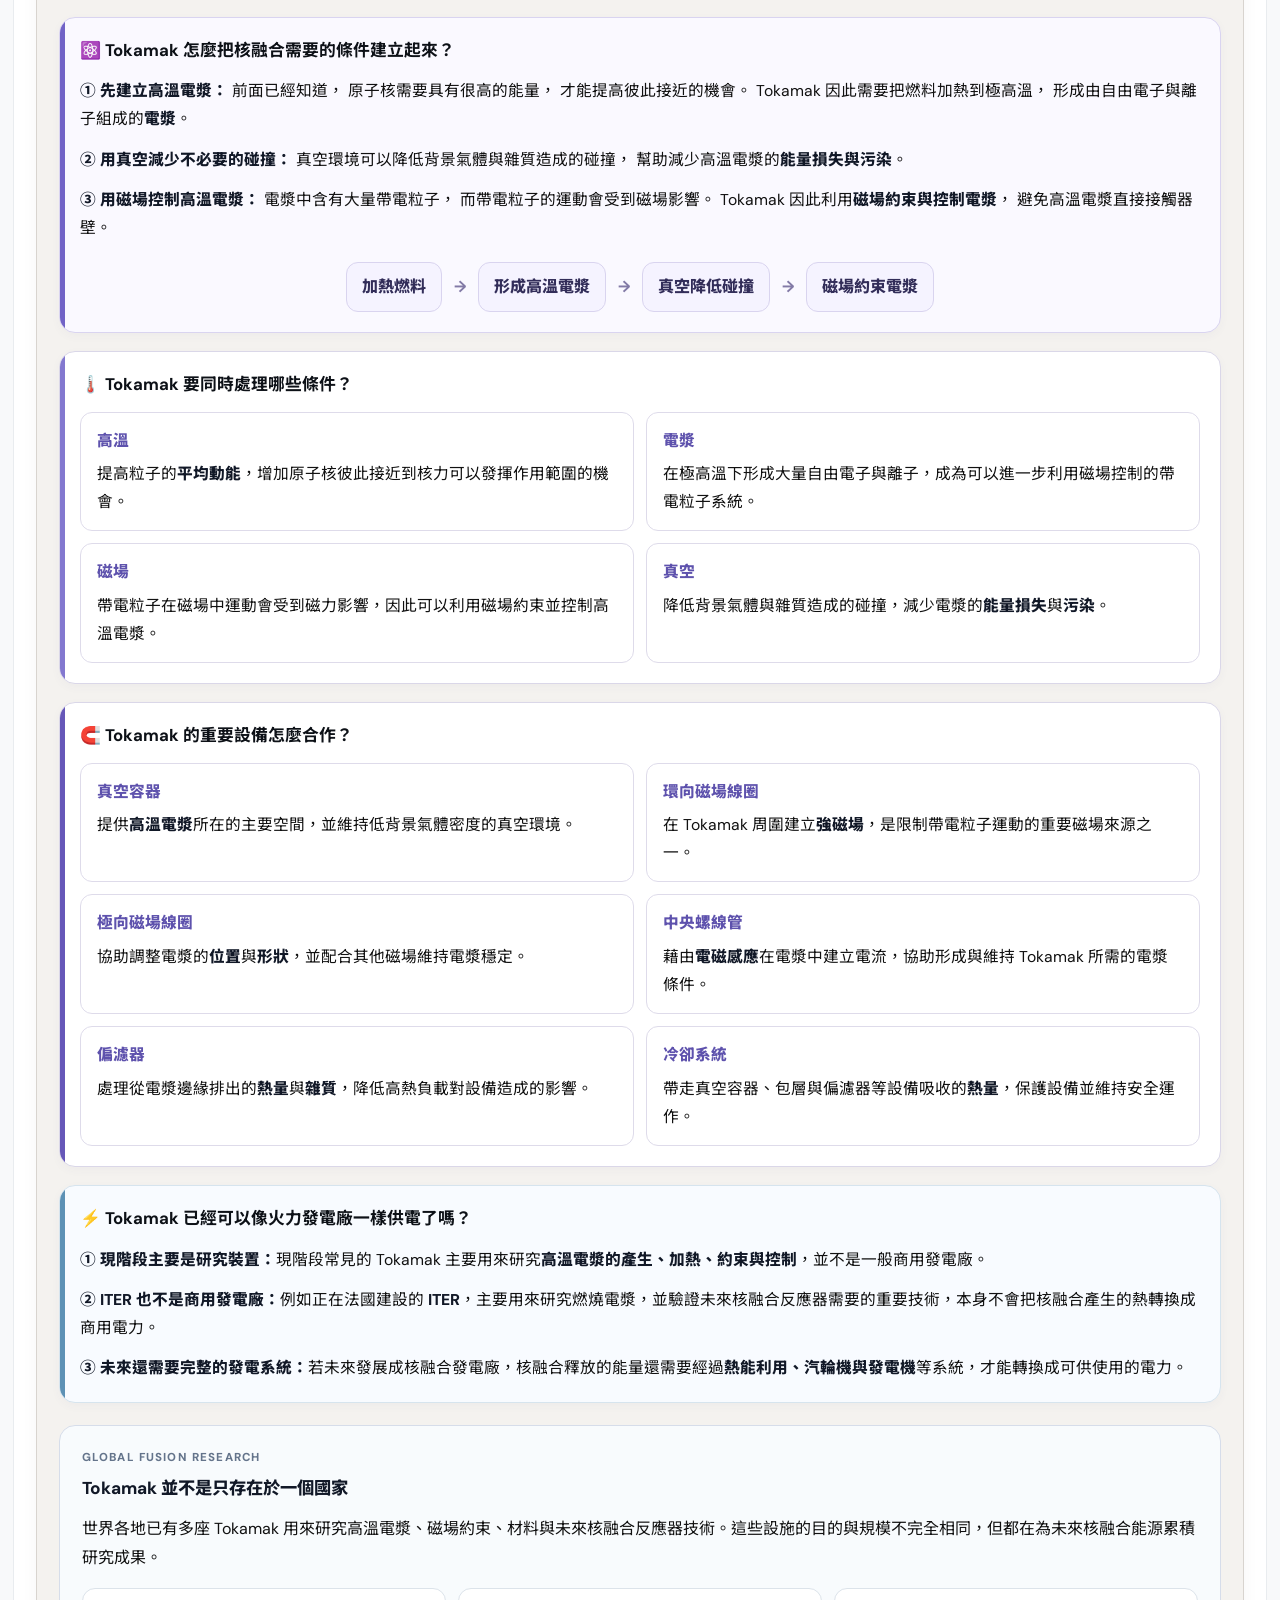
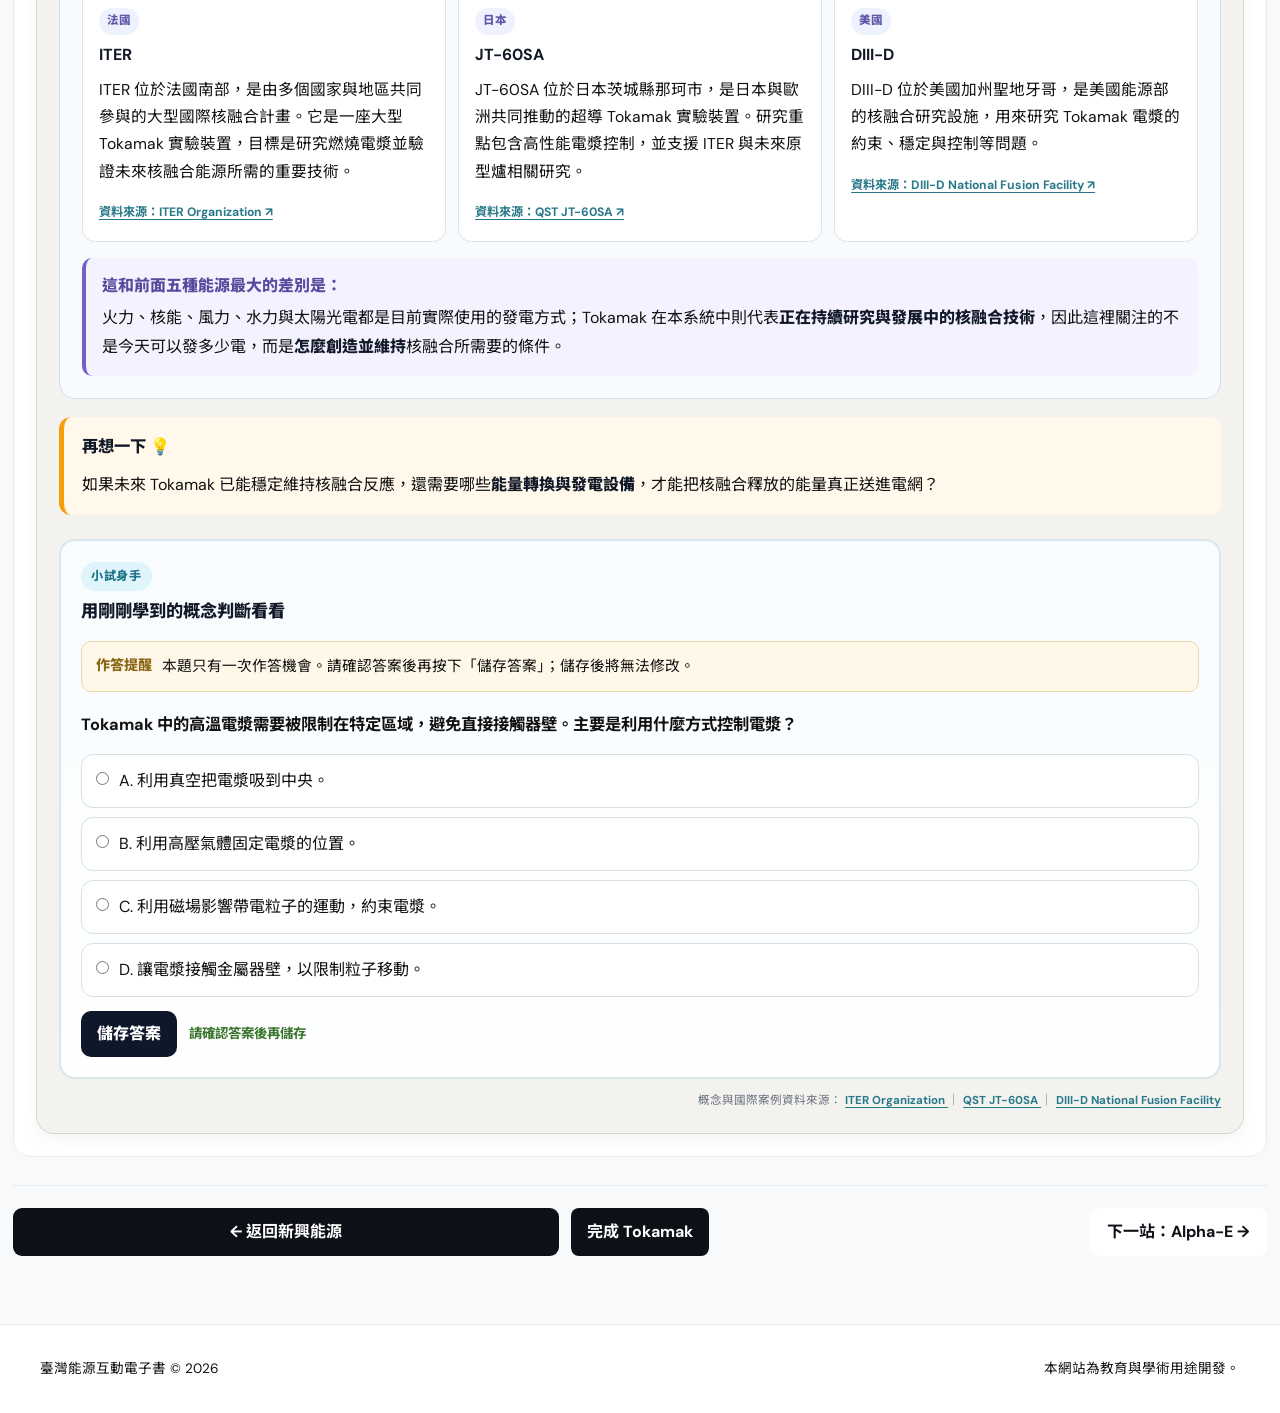
<file: tokamak.html>
<!DOCTYPE html>
<html lang="zh-Hant">
<head>
    <meta charset="UTF-8">
    <meta name="viewport" content="width=device-width, initial-scale=1.0">
    <title>Tokamak｜臺灣能源互動電子書</title>
    <link rel="stylesheet" href="student-learning.css?v=22">
</head>

<body class="module-page" data-page-requires="emerging">
    <nav>
        <a class="logo" href="index.html">Taiwan Energy<span></span></a>
        <button class="nav-toggle" type="button" aria-label="開啟選單" onclick="toggleMenu()">
            <span></span><span></span><span></span>
        </button>
        <ul id="nav-menu">
            <li><a href="index.html#start">開始學習</a></li>
            <li><a href="index.html#explore">臺灣常見發電方式</a></li>
            <li><a href="index.html#discover">整理發現</a></li>
            <li><a class="active" href="index.html#emerging">新興能源</a></li>
            <li><a href="student-summary.html">學習整理</a></li>
        </ul>
    </nav>
    
    <header class="summary-hero">
        <div class="inner">
            <span class="eyebrow">EMERGING ENERGY 01</span>
            <h1>Tokamak (托克瑪克)</h1>
            <p>認識真空、高溫電漿與磁場如何共同建立核融合研究所需的條件。</p>
        </div>
    </header>
    
    <section class="container route-container">
        <div data-learning-route></div>
    </section>
    
    <main class="container module-main">
        <div class="module-focus-note">
            <strong>本頁學習方式</strong>
            <span>操作模型與中文導覽 → 查看「能源小幫手」→ 完成小試身手 → 完成本頁。</span>
        </div>
        
        <article class="energy-card">
            <div class="energy-card-head">
                <span>06</span>
                <h3>Tokamak (托克瑪克)</h3>
            </div>

            <p>
                觀察 Tokamak 如何利用高溫電漿、真空環境與磁場，
                建立適合核融合反應的條件。
            </p>

            <div class="learning-point">

                <strong>你可以注意</strong>

                <ul class="learning-point-list">

                    <li>
                        Tokamak 如何建立並維持高溫電漿？
                    </li>

                    <li>
                        真空環境如何減少電漿的能量損失？
                    </li>

                    <li>
                        磁場如何約束並控制帶電粒子的運動？
                    </li>

                </ul>

            </div>

            <!-- =========================
                 Tokamak 3D 互動導覽
            ========================= -->
            <div class="tokamak-learning-module">
                <div class="module-workspace">
                    <!-- 左側：3D 模型 -->
                    <div class="module-model-column">
                        <div class="tokamak-model-frame">
                            <div class="tokamak-model-shell"
                                 id="tokamakViewerWrapper">

                                <iframe id="tokamakModel"
                                        src="https://my-3d-proxy.loveleehom9.workers.dev/tokamak/reactor"
                                        title="Tokamak 核融合裝置 3D 互動模型"
                                        loading="lazy"
                                        allowfullscreen>
                                </iframe>

                            </div>
                        </div>
                    </div>

                    <!-- 右側：中文導覽 -->
                    <aside class="module-control-column tokamak-control-column">

                        <div class="tokamak-guide-content">

                            <div class="tokamak-step-meta">

                                <span id="tokamakStepNumber">
                                    準備開始
                                </span>
                            </div>

                            <h2 id="tokamakStepTitle">

                                Tokamak 核融合裝置

                                <span class="tokamak-title-en">
                                    Tokamak Fusion Device
                                </span>
                            </h2>

                            <p id="tokamakStepDescription">

                                模型初始畫面為 Tokamak 整體結構，
                                可先觀察真空容器、磁場線圈與其他設備的位置。
                                按下「開始導覽」後，
                                模型與中文說明會同步切換，
                                逐步了解 Tokamak 如何建立並控制核融合所需的環境。

                            </p>

                            <div class="tokamak-energy-tag"
                                 id="tokamakEnergyTag">

                                核融合條件：高溫、電漿、磁場與真空

                            </div>

                            <div class="tokamak-sync-hint">

                                <strong>怎麼操作？</strong>

                                <span>
                                    使用右側的「開始導覽／下一步」依序查看設備。
                                    模型會同步切換位置；
                                    模型中的英文名稱可對照上方中文名稱。
                                </span>

                            </div>
                        </div>

                        <!-- 控制區 -->
                        <div class="tokamak-controls">

                            <div class="tokamak-button-grid">

                                <button id="tokamakPrevBtn"
                                        class="tokamak-secondary-btn"
                                        type="button"
                                        onclick="tokamakPrevious()"
                                        disabled>
                                    上一步
                                </button>


                                <button id="tokamakNextBtn"
                                        class="tokamak-primary-btn"
                                        type="button"
                                        onclick="tokamakNext()">
                                    開始導覽
                                </button>


                                <button id="tokamakResetBtn"
                                        class="tokamak-secondary-btn"
                                        type="button"
                                        onclick="tokamakReset()">
                                    重設
                                </button>
                            </div>
                        </div>
                    </aside>
                </div>
            </div>

            <div class="model-credit">
                Credit:
                <a href="https://energyencyclopedia.com/"
                   rel="noopener noreferrer"
                   target="_blank">
                    EnergyEncyclopedia.com
                </a>
            </div>

            <section class="knowledge-card knowledge-card-static tokamak-knowledge-card">

                <!-- =========================
         標題
    ========================= -->

                <div class="knowledge-card-static-head">

                    <div class="knowledge-helper-title">

                        <span class="knowledge-helper-icon">⚛️</span>

                        <div>
                            <strong>能源小幫手</strong>
                            <small>ENERGY HELPER</small>
                        </div>

                    </div>

                    <h3>一起整理 Tokamak 如何建立核融合所需的環境</h3>

                </div>


                <div class="knowledge-card-content">

                    <div class="tokamak-helper-grid">


                        <!-- =========================
             1. 核心原理
        ========================= -->

                        <div class="helper-section
            tokamak-helper-card
            tokamak-helper-card-main">

                            <h4>
                                ⚛️ Tokamak 怎麼把核融合需要的條件建立起來？
                            </h4>

                            <p>
                                <strong>① 先建立高溫電漿：</strong>
                                前面已經知道，
                                原子核需要具有很高的能量，
                                才能提高彼此接近的機會。
                                Tokamak 因此需要把燃料加熱到極高溫，
                                形成由自由電子與離子組成的<strong>電漿</strong>。
                            </p>

                            <p>
                                <strong>② 用真空減少不必要的碰撞：</strong>
                                真空環境可以降低背景氣體與雜質造成的碰撞，
                                幫助減少高溫電漿的<strong>能量損失與污染</strong>。
                            </p>

                            <p>
                                <strong>③ 用磁場控制高溫電漿：</strong>
                                電漿中含有大量帶電粒子，
                                而帶電粒子的運動會受到磁場影響。
                                Tokamak 因此利用<strong>磁場約束與控制電漿</strong>，
                                避免高溫電漿直接接觸器壁。
                            </p>

                            <div class="tokamak-condition-flow">

                                <span>加熱燃料</span>
                                <b>→</b>

                                <span>形成高溫電漿</span>
                                <b>→</b>

                                <span>真空降低碰撞</span>
                                <b>→</b>

                                <span>磁場約束電漿</span>

                            </div>

                        </div>

                        <!-- =========================
             2. 四個重要條件
        ========================= -->

                        <div class="helper-section tokamak-helper-card tokamak-helper-card-condition">

                            <h4>🌡️ Tokamak 要同時處理哪些條件？</h4>


                            <div class="tokamak-condition-grid">

                                <div class="tokamak-condition-card">

                                    <strong>高溫</strong>

                                    <p>
                                        提高粒子的<strong>平均動能</strong>，增加原子核彼此接近到核力可以發揮作用範圍的機會。
                                    </p>

                                </div>


                                <div class="tokamak-condition-card">

                                    <strong>電漿</strong>

                                    <p>
                                        在極高溫下形成大量自由電子與離子，成為可以進一步利用磁場控制的帶電粒子系統。
                                    </p>

                                </div>


                                <div class="tokamak-condition-card">

                                    <strong>磁場</strong>

                                    <p>
                                        帶電粒子在磁場中運動會受到磁力影響，因此可以利用磁場約束並控制高溫電漿。
                                    </p>

                                </div>


                                <div class="tokamak-condition-card">

                                    <strong>真空</strong>

                                    <p>
                                        降低背景氣體與雜質造成的碰撞，減少電漿的<strong>能量損失</strong>與<strong>污染</strong>。
                                    </p>

                                </div>

                            </div>

                        </div>


                        <!-- =========================
             3. 重要設備
        ========================= -->

                        <div class="helper-section tokamak-helper-card tokamak-helper-card-wide">

                            <h4>🧲 Tokamak 的重要設備怎麼合作？</h4>


                            <div class="tokamak-device-grid">

                                <div class="tokamak-device-card">

                                    <strong>真空容器</strong>

                                    <p>
                                        提供<strong>高溫電漿</strong>所在的主要空間，並維持低背景氣體密度的真空環境。
                                    </p>

                                </div>


                                <div class="tokamak-device-card">

                                    <strong>環向磁場線圈</strong>

                                    <p>
                                        在 Tokamak 周圍建立<strong>強磁場</strong>，是限制帶電粒子運動的重要磁場來源之一。
                                    </p>

                                </div>


                                <div class="tokamak-device-card">

                                    <strong>極向磁場線圈</strong>

                                    <p>
                                        協助調整電漿的<strong>位置</strong>與<strong>形狀</strong>，並配合其他磁場維持電漿穩定。
                                    </p>

                                </div>


                                <div class="tokamak-device-card">

                                    <strong>中央螺線管</strong>

                                    <p>
                                        藉由<strong>電磁感應</strong>在電漿中建立電流，協助形成與維持 Tokamak 所需的電漿條件。
                                    </p>

                                </div>


                                <div class="tokamak-device-card">

                                    <strong>偏濾器</strong>

                                    <p>
                                        處理從電漿邊緣排出的<strong>熱量</strong>與<strong>雜質</strong>，降低高熱負載對設備造成的影響。
                                    </p>

                                </div>


                                <div class="tokamak-device-card">

                                    <strong>冷卻系統</strong>

                                    <p>
                                        帶走真空容器、包層與偏濾器等設備吸收的<strong>熱量</strong>，保護設備並維持安全運作。
                                    </p>

                                </div>

                            </div>

                        </div>


                        <!-- =========================
             4. Tokamak ≠ 現在的發電廠
        ========================= -->
                        <div class="helper-section
                                    tokamak-helper-card
                                    tokamak-helper-card-power">

                            <h4>⚡ Tokamak 已經可以像火力發電廠一樣供電了嗎？</h4>

                            <p>
                                <strong>① 現階段主要是研究裝置：</strong>現階段常見的 Tokamak 主要用來研究<strong>高溫電漿的產生、加熱、約束與控制</strong>，並不是一般商用發電廠。
                            </p>

                            <p>
                                <strong>② ITER 也不是商用發電廠：</strong>例如正在法國建設的<strong> ITER</strong>，主要用來研究燃燒電漿，並驗證未來核融合反應器需要的重要技術，本身不會把核融合產生的熱轉換成商用電力。
                            </p>

                            <p>
                                <strong>③ 未來還需要完整的發電系統：</strong>若未來發展成核融合發電廠，核融合釋放的能量還需要經過<strong>熱能利用、汽輪機與發電機</strong>等系統，才能轉換成可供使用的電力。
                            </p>

                        </div>
                    </div>

                    <!-- =================================================
         全球研究案例
    ================================================= -->

                    <div class="fusion-world-note">

                        <div class="fusion-world-head">

                            <span>GLOBAL FUSION RESEARCH</span>

                            <strong>
                                Tokamak 並不是只存在於一個國家
                            </strong>
                        </div>

                        <p>
                            世界各地已有多座 Tokamak 用來研究高溫電漿、磁場約束、材料與未來核融合反應器技術。這些設施的目的與規模不完全相同，但都在為未來核融合能源累積研究成果。
                        </p>

                        <div class="fusion-world-grid">

                            <!-- ITER -->
                            <article class="fusion-world-card">

                                <span>法國</span>

                                <h4>ITER</h4>

                                <p>
                                    ITER 位於法國南部，是由多個國家與地區共同參與的大型國際核融合計畫。它是一座大型 Tokamak 實驗裝置，目標是研究燃燒電漿並驗證未來核融合能源所需的重要技術。
                                </p>

                                <a href="https://www.iter.org/about/iter-france"
                                   target="_blank"
                                   rel="noopener noreferrer">
                                    資料來源：ITER Organization ↗
                                </a>
                            </article>

                            <!-- JT-60SA -->
                            <article class="fusion-world-card">

                                <span>日本</span>

                                <h4>JT-60SA</h4>

                                <p>
                                    JT-60SA 位於日本茨城縣那珂市，是日本與歐洲共同推動的超導 Tokamak 實驗裝置。研究重點包含高性能電漿控制，並支援 ITER 與未來原型爐相關研究。
                                </p>

                                <a href="https://www.qst.go.jp/site/jt60/5150.html"
                                   target="_blank"
                                   rel="noopener noreferrer">
                                    資料來源：QST JT-60SA ↗
                                </a>
                            </article>

                            <!-- DIII-D -->
                            <article class="fusion-world-card">

                                <span>美國</span>

                                <h4>DIII-D</h4>

                                <p>
                                    DIII-D 位於美國加州聖地牙哥，是美國能源部的核融合研究設施，用來研究 Tokamak 電漿的約束、穩定與控制等問題。
                                </p>

                                <a href="https://www.ga.com/magnetic-fusion/diii-d"
                                   target="_blank"
                                   rel="noopener noreferrer">
                                    資料來源：DIII-D National Fusion Facility ↗
                                </a>
                            </article>
                        </div>

                        <div class="fusion-world-summary">

                            <strong>這和前面五種能源最大的差別是：</strong>

                            <p>
                                火力、核能、風力、水力與太陽光電都是目前實際使用的發電方式；Tokamak 在本系統中則代表<strong>正在持續研究與發展中的核融合技術</strong>，因此這裡關注的不是今天可以發多少電，而是<strong>怎麼創造並維持</strong>核融合所需要的條件。
                            </p>
                        </div>
                    </div>

                    <!-- ===============================
             再想一下
    ================================ -->
                    <div class="think-note tokamak-think-note">

                        <div class="think-note-title">
                            再想一下 💡
                        </div>

                        <p>
                            如果未來 Tokamak 已能穩定維持核融合反應，還需要哪些<strong>能量轉換與發電設備</strong>，才能把核融合釋放的能量真正送進電網？
                        </p>

                    </div>

                    <!-- =============================
         小試身手
    ============================== -->

                    <div class="mini-quiz-card"
                         data-mini-quiz
                         data-quiz-key="tokamak_quiz_1">

                        <div class="mini-quiz-head">

                            <span>小試身手</span>

                            <h4>
                                用剛剛學到的概念判斷看看
                            </h4>

                        </div>

                        <div class="mini-quiz-once-notice">
                            <strong>作答提醒</strong>
                            <span>
                                本題只有一次作答機會。請確認答案後再按下「儲存答案」；儲存後將無法修改。
                            </span>
                        </div>

                        <p class="mini-quiz-question">
                            Tokamak 中的高溫電漿需要被限制在特定區域，避免直接接觸器壁。主要是利用什麼方式控制電漿？
                        </p>

                        <label class="quiz-option">

                            <input type="radio"
                                   name="tokamak_quiz_1"
                                   value="A">

                            <span>
                                A. 利用真空把電漿吸到中央。
                            </span>

                        </label>

                        <label class="quiz-option">

                            <input type="radio"
                                   name="tokamak_quiz_1"
                                   value="B">

                            <span>
                                B. 利用高壓氣體固定電漿的位置。
                            </span>

                        </label>

                        <label class="quiz-option">

                            <input type="radio"
                                   name="tokamak_quiz_1"
                                   value="C">

                            <span>
                                C. 利用磁場影響帶電粒子的運動，約束電漿。
                            </span>

                        </label>

                        <label class="quiz-option">

                            <input type="radio"
                                   name="tokamak_quiz_1"
                                   value="D">

                            <span>
                                D. 讓電漿接觸金屬器壁，以限制粒子移動。
                            </span>

                        </label>

                        <div class="mini-quiz-actions">

                            <button type="button"
                                    class="quiz-save-btn">
                                儲存答案
                            </button>

                            <span class="quiz-save-status"></span>

                        </div>

                    </div>

                    <!-- =================================================
         資料來源
    ================================================= -->
                    <div class="tokamak-data-source">
                        <span>概念與國際案例資料來源：</span>

                        <a href="https://www.iter.org/machine/what-tokamak"
                           target="_blank"
                           rel="noopener noreferrer">
                            ITER Organization
                        </a>

                        <span>｜</span>

                        <a href="https://www.qst.go.jp/site/jt60/5150.html"
                           target="_blank"
                           rel="noopener noreferrer">
                            QST JT-60SA
                        </a>

                        <span>｜</span>

                        <a href="https://www.ga.com/magnetic-fusion/diii-d"
                           target="_blank"
                           rel="noopener noreferrer">
                            DIII-D National Fusion Facility
                        </a>
                    </div>
                </div>
            </section>
        </article>
        
        <div class="module-navigation">
            <a class="btn btn-dark" href="index.html#emerging">← 返回新興能源</a>
            <button class="complete-phase-btn"
                    data-complete-section="tokamak"
                    data-default-label="完成 Tokamak"
                    id="tokamakCompleteBtn">
                完成 Tokamak
            </button>
            
            <a class="btn btn-primary" href="alpha-e-student-activity.html">下一站：Alpha-E →</a>
        </div>
    </main>
    <footer>
        <p>臺灣能源互動電子書 © 2026</p>
        <p>本網站為教育與學術用途開發。</p>
    </footer>

    <script src="student-learning.js?v=22"></script>
</body>
</html>
</file>
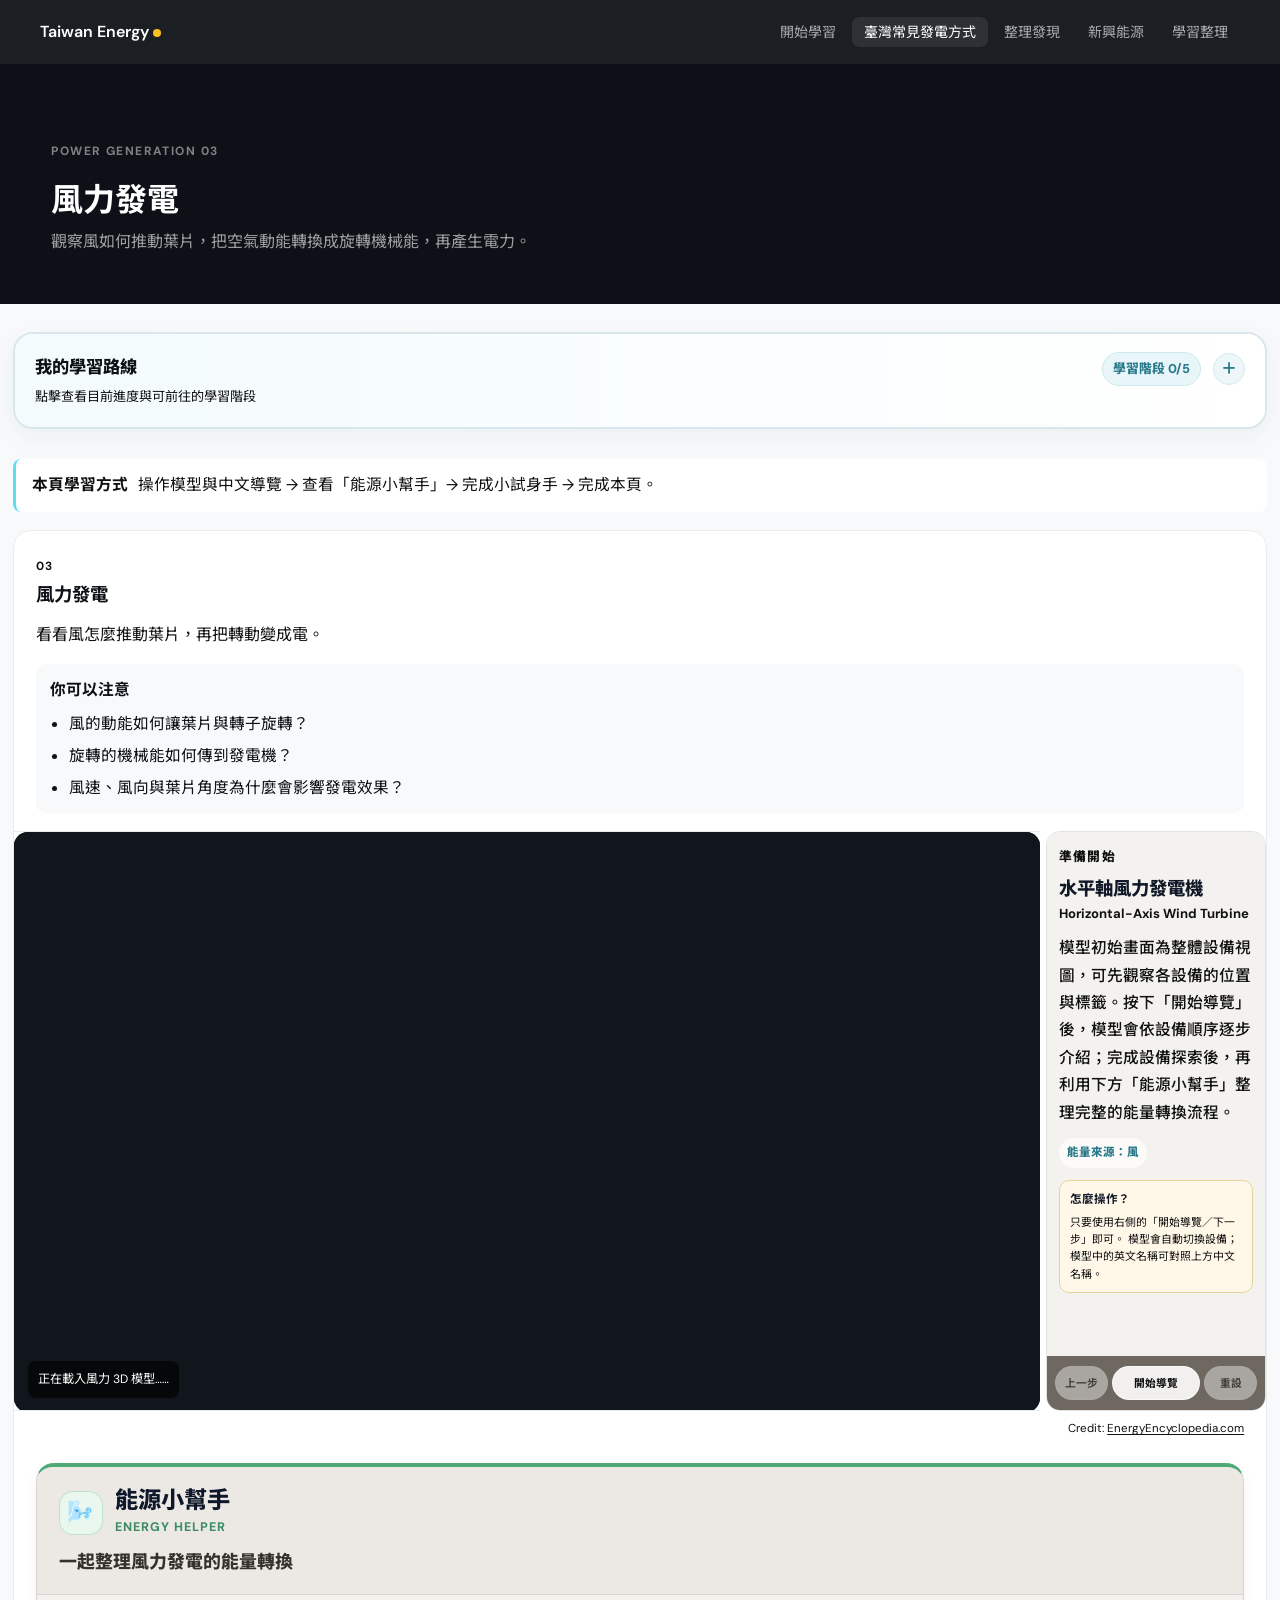
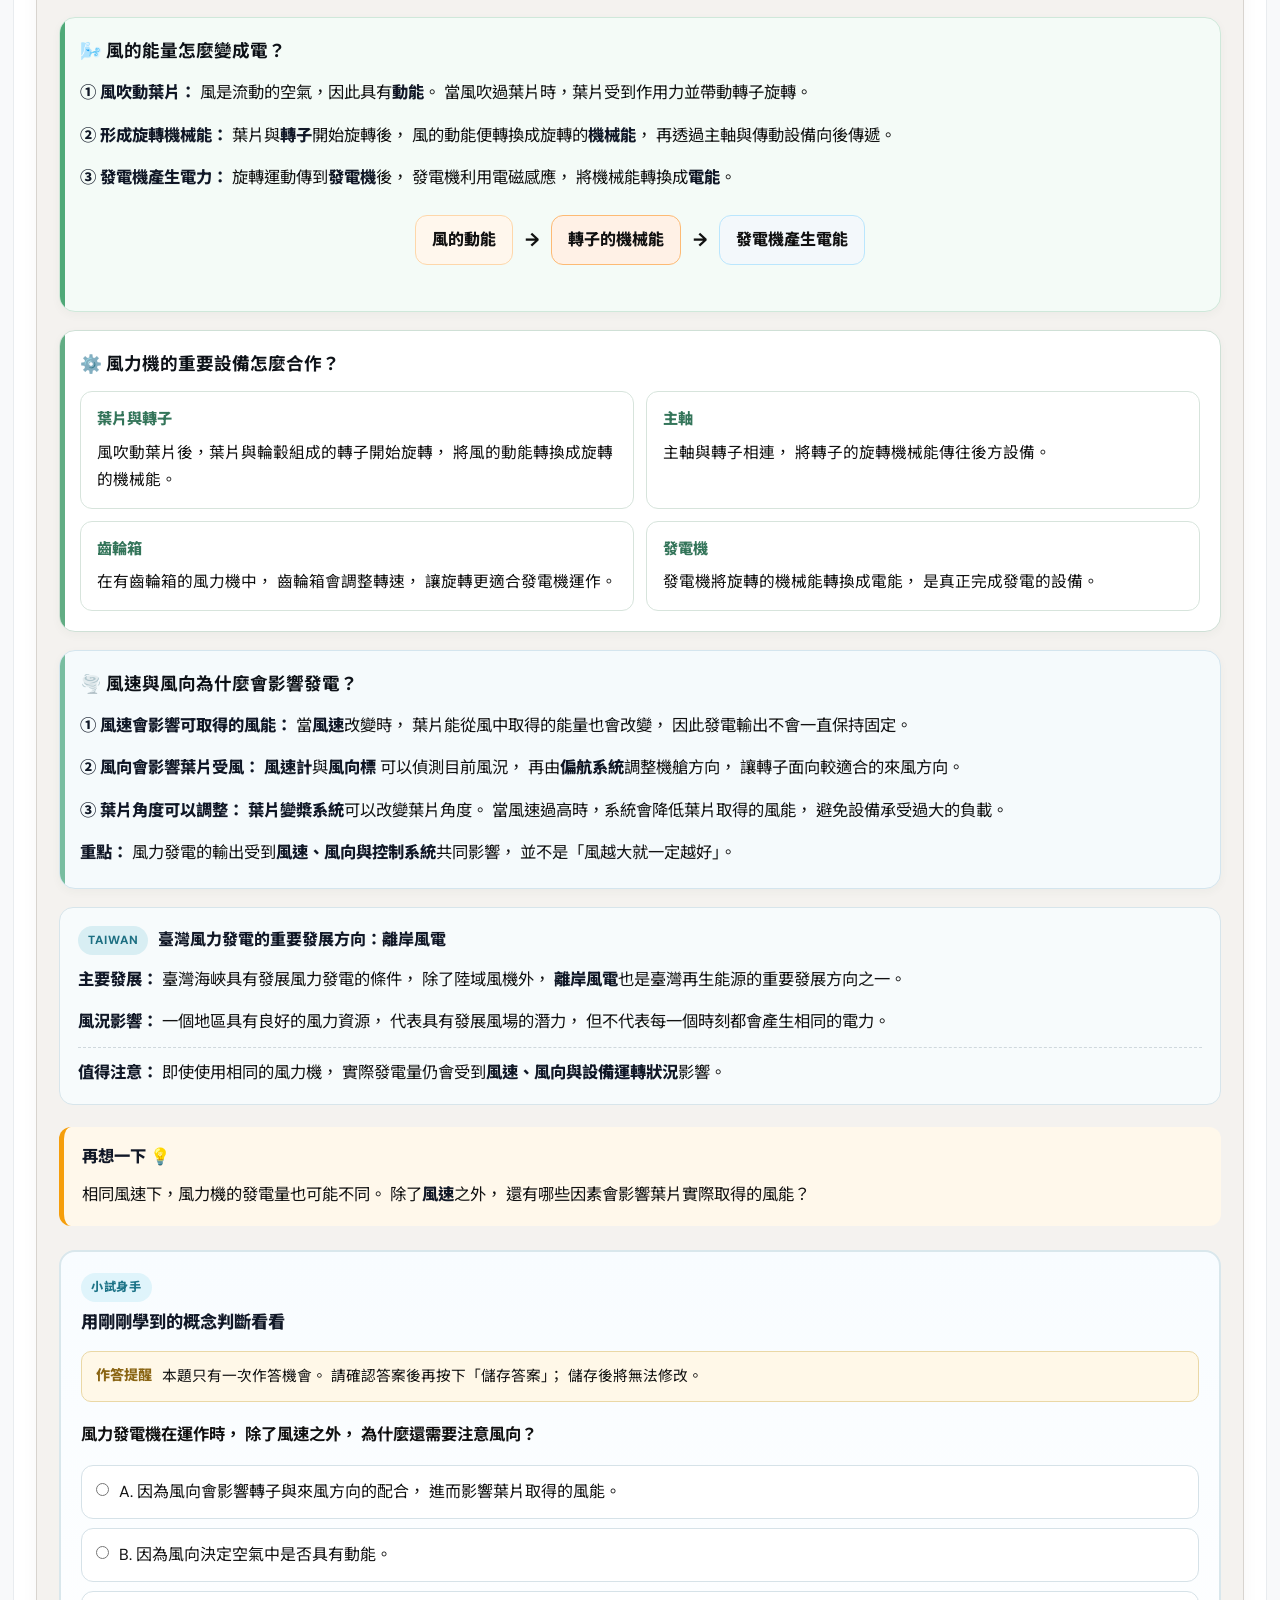
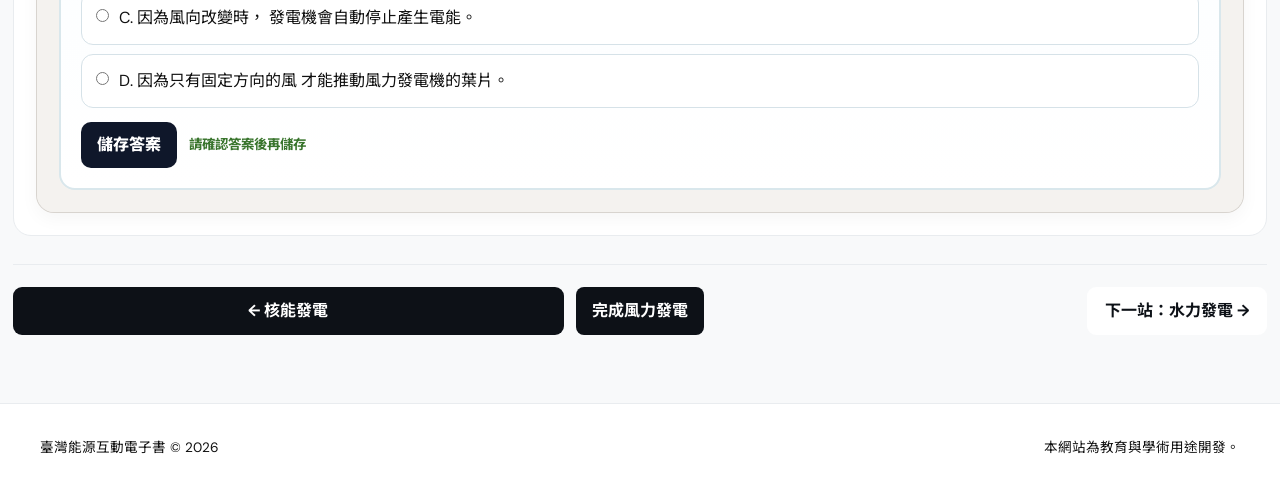
<file: wind.html>
<!DOCTYPE html>
<html lang="zh-Hant">
<head>
    <meta charset="UTF-8">
    <meta name="viewport" content="width=device-width, initial-scale=1.0">
    <title>風力發電｜臺灣能源互動電子書</title>
    <link rel="stylesheet" href="student-learning.css?v=22">
</head>
<body class="module-page">

    <nav>
        <a class="logo" href="index.html">Taiwan Energy<span></span></a>
        <button class="nav-toggle" type="button" aria-label="開啟選單" onclick="toggleMenu()">
            <span></span><span></span><span></span>
        </button>
        <ul id="nav-menu"><li><a href="index.html#start">開始學習</a></li><li><a class="active" href="index.html#explore">臺灣常見發電方式</a></li><li><a href="index.html#discover">整理發現</a></li><li><a href="index.html#emerging">新興能源</a></li><li><a href="student-summary.html">學習整理</a></li></ul>
    </nav>


    <header class="summary-hero">
        <div class="inner">
            <span class="eyebrow">POWER GENERATION 03</span>
            <h1>風力發電</h1>
            <p>觀察風如何推動葉片，把空氣動能轉換成旋轉機械能，再產生電力。</p>
        </div>
    </header>

    <section class="container route-container">
        <div data-learning-route></div>
    </section>

    <main class="container module-main">
        <div class="module-focus-note">
            <strong>本頁學習方式</strong>
            <span>
                操作模型與中文導覽 →
                查看「能源小幫手」→
                完成小試身手 →
                完成本頁。
            </span>
        </div>

        <article class="energy-card">
            <div class="energy-card-head">
                <span>03</span>
                <h3>風力發電</h3>
            </div>

            <p>看看風怎麼推動葉片，再把轉動變成電。</p>

            <div class="learning-point">

                <strong>你可以注意</strong>

                <ul class="learning-point-list">

                    <li>
                        風的動能如何讓葉片與轉子旋轉？
                    </li>

                    <li>
                        旋轉的機械能如何傳到發電機？
                    </li>

                    <li>
                        風速、風向與葉片角度為什麼會影響發電效果？
                    </li>

                </ul>

            </div>

            <!-- =========================
             風力發電 3D 互動導覽
            ========================= -->

            <div class="wind-learning-module">

                <div class="module-workspace">

                    <!-- =========================
                         左側：3D 模型
                    ========================= -->

                    <div class="module-model-column">

                        <div class="wind-model-frame">

                            <div class="wind-model-shell"
                                 id="windViewerWrapper">

                                <div class="model-loading"
                                     id="windModelStatus">
                                    正在載入風力 3D 模型……
                                </div>

                                <iframe id="windModel"
                                        src="https://my-3d-proxy.loveleehom9.workers.dev/wind-energy/horizontal-axis-turbine"
                                        title="水平軸風力發電機 3D 互動模型"
                                        allowfullscreen>
                                </iframe>

                            </div>

                        </div>

                    </div>


                    <!-- =========================
                         右側：中文導覽與控制
                    ========================= -->

                    <aside class="module-control-column wind-control-column">

                        <div class="wind-guide-content">

                            <div class="wind-step-meta">

                                <span id="windStepNumber">
                                    準備開始
                                </span>

                            </div>


                            <h2 id="windStepTitle">

                                水平軸風力發電機

                                <span class="wind-title-en">
                                    Horizontal-Axis Wind Turbine
                                </span>

                            </h2>

                            <p id="windStepDescription">
                                模型初始畫面為整體設備視圖，
                                可先觀察各設備的位置與標籤。
                                按下「開始導覽」後，
                                模型會依設備順序逐步介紹；
                                完成設備探索後，
                                再利用下方「能源小幫手」
                                整理完整的能量轉換流程。
                            </p>

                            <div class="wind-energy-tag"
                                 id="windEnergyTag">

                                能量來源：風

                            </div>

                            <div class="wind-sync-hint">

                                <strong>怎麼操作？</strong>

                                <span>
                                    只要使用右側的「開始導覽／下一步」即可。
                                    模型會自動切換設備；
                                    模型中的英文名稱可對照上方中文名稱。
                                </span>

                            </div>

                        </div>


                        <!-- =========================
                             控制按鈕
                        ========================= -->

                        <div class="wind-controls">

                            <div class="wind-button-grid">

                                <button id="windPrevBtn"
                                        class="wind-prev"
                                        type="button"
                                        disabled>

                                    上一步

                                </button>


                                <button id="windNextBtn"
                                        class="wind-next"
                                        type="button">

                                    開始導覽

                                </button>


                                <button id="windResetBtn"
                                        class="wind-reset"
                                        type="button"
                                        disabled>

                                    重設

                                </button>
                            </div>
                        </div>
                    </aside>
                </div>
            </div>

            <div class="model-credit">
                Credit:
                <a href="https://energyencyclopedia.com/" rel="noopener noreferrer" target="_blank">
                    EnergyEncyclopedia.com
                </a>
            </div>

            <section class="knowledge-card knowledge-card-static wind-knowledge-card">

                <div class="knowledge-card-static-head">

                    <div class="knowledge-helper-title">
                        <span class="knowledge-helper-icon">🌬️</span>
                        <div>
                            <strong>能源小幫手</strong>
                            <small>ENERGY HELPER</small>
                        </div>
                    </div>

                    <h3>一起整理風力發電的能量轉換</h3>
                </div>

                <div class="knowledge-card-content">
                    <div class="wind-helper-grid">

                        <!-- 1. 核心原理 -->
                        <div class="helper-section
                                    wind-helper-card
                                    wind-helper-card-main">

                            <h4>🌬️ 風的能量怎麼變成電？</h4>

                            <p>
                                <strong>① 風吹動葉片：</strong>
                                風是流動的空氣，因此具有<strong>動能</strong>。
                                當風吹過葉片時，葉片受到作用力並帶動轉子旋轉。
                            </p>

                            <p>
                                <strong>② 形成旋轉機械能：</strong>
                                葉片與<strong>轉子</strong>開始旋轉後，
                                風的動能便轉換成旋轉的<strong>機械能</strong>，
                                再透過主軸與傳動設備向後傳遞。
                            </p>

                            <p>
                                <strong>③ 發電機產生電力：</strong>
                                旋轉運動傳到<strong>發電機</strong>後，
                                發電機利用電磁感應，
                                將機械能轉換成<strong>電能</strong>。
                            </p>

                            <div class="energy-flow">

                                <span>風的動能</span>
                                <b>→</b>

                                <span>轉子的機械能</span>
                                <b>→</b>

                                <span>發電機產生電能</span>

                            </div>

                        </div>

                        <!-- 2. 設備關係 -->
                        <div class="helper-section wind-helper-card wind-helper-card-wide">

                            <h4>⚙️ 風力機的重要設備怎麼合作？</h4>

                            <div class="wind-device-grid">

                                <div class="wind-device-card">
                                    <strong>葉片與轉子</strong>
                                    <p>
                                        風吹動葉片後，葉片與輪轂組成的轉子開始旋轉，
                                        將風的動能轉換成旋轉的機械能。
                                    </p>
                                </div>

                                <div class="wind-device-card">
                                    <strong>主軸</strong>
                                    <p>
                                        主軸與轉子相連，
                                        將轉子的旋轉機械能傳往後方設備。
                                    </p>
                                </div>

                                <div class="wind-device-card">
                                    <strong>齒輪箱</strong>
                                    <p>
                                        在有齒輪箱的風力機中，
                                        齒輪箱會調整轉速，
                                        讓旋轉更適合發電機運作。
                                    </p>
                                </div>

                                <div class="wind-device-card">
                                    <strong>發電機</strong>
                                    <p>
                                        發電機將旋轉的機械能轉換成電能，
                                        是真正完成發電的設備。
                                    </p>
                                </div>
                            </div>
                        </div>

                        <!-- 3. 風況與控制 -->
                        <div class="helper-section
                                    wind-helper-card
                                    wind-helper-card-observe">

                            <h4>🌪️ 風速與風向為什麼會影響發電？</h4>

                            <p>
                                <strong>① 風速會影響可取得的風能：</strong>
                                當<strong>風速</strong>改變時，
                                葉片能從風中取得的能量也會改變，
                                因此發電輸出不會一直保持固定。
                            </p>

                            <p>
                                <strong>② 風向會影響葉片受風：</strong>
                                <strong>風速計</strong>與<strong>風向標</strong>
                                可以偵測目前風況，
                                再由<strong>偏航系統</strong>調整機艙方向，
                                讓轉子面向較適合的來風方向。
                            </p>

                            <p>
                                <strong>③ 葉片角度可以調整：</strong>
                                <strong>葉片變槳系統</strong>可以改變葉片角度。
                                當風速過高時，系統會降低葉片取得的風能，
                                避免設備承受過大的負載。
                            </p>

                            <p>
                                <strong>重點：</strong>
                                風力發電的輸出受到<strong>風速、風向與控制系統</strong>共同影響，
                                並不是「風越大就一定越好」。
                            </p>

                        </div>
                    </div>

                    <!-- 4. 臺灣情境 -->
                    <div class="taiwan-note">

                        <div class="taiwan-note-head">

                            <span>TAIWAN</span>

                            <strong>
                                臺灣風力發電的重要發展方向：離岸風電
                            </strong>

                        </div>

                        <p>
                            <strong>主要發展：</strong>
                            臺灣海峽具有發展風力發電的條件，
                            除了陸域風機外，
                            <strong>離岸風電</strong>也是臺灣再生能源的重要發展方向之一。
                        </p>

                        <p>
                            <strong>風況影響：</strong>
                            一個地區具有良好的風力資源，
                            代表具有發展風場的潛力，
                            但不代表每一個時刻都會產生相同的電力。
                        </p>

                        <p class="policy-note">
                            <strong>值得注意：</strong>
                            即使使用相同的風力機，
                            實際發電量仍會受到<strong>風速、風向與設備運轉狀況</strong>影響。
                        </p>

                    </div>

                    <!-- 5. 思考 -->
                    <div class="think-note">

                        <div class="think-note-title">
                            再想一下 💡
                        </div>

                        <p>
                            相同風速下，風力機的發電量也可能不同。
                            除了<strong>風速</strong>之外，
                            還有哪些因素會影響葉片實際取得的風能？
                        </p>

                    </div>

                    <!-- 6. 小試身手 -->
                    <div class="mini-quiz-card"
                         data-mini-quiz
                         data-quiz-key="wind_quiz_1">

                        <div class="mini-quiz-head">
                            <span>小試身手</span>
                            <h4>用剛剛學到的概念判斷看看</h4>
                        </div>

                        <div class="mini-quiz-once-notice">
                            <strong>作答提醒</strong>
                            <span>
                                本題只有一次作答機會。
                                請確認答案後再按下「儲存答案」；
                                儲存後將無法修改。
                            </span>
                        </div>

                        <p class="mini-quiz-question">
                            風力發電機在運作時，
                            除了風速之外，
                            為什麼還需要注意風向？
                        </p>

                        <label class="quiz-option">
                            <input type="radio"
                                   name="wind_quiz_1"
                                   value="A">

                            <span>
                                A. 因為風向會影響轉子與來風方向的配合，
                                進而影響葉片取得的風能。
                            </span>
                        </label>

                        <label class="quiz-option">
                            <input type="radio"
                                   name="wind_quiz_1"
                                   value="B">

                            <span>
                                B. 因為風向決定空氣中是否具有動能。
                            </span>
                        </label>

                        <label class="quiz-option">
                            <input type="radio"
                                   name="wind_quiz_1"
                                   value="C">

                            <span>
                                C. 因為風向改變時，
                                發電機會自動停止產生電能。
                            </span>
                        </label>

                        <label class="quiz-option">
                            <input type="radio"
                                   name="wind_quiz_1"
                                   value="D">

                            <span>
                                D. 因為只有固定方向的風
                                才能推動風力發電機的葉片。
                            </span>
                        </label>

                        <div class="mini-quiz-actions">

                            <button type="button"
                                    class="quiz-save-btn">
                                儲存答案
                            </button>

                            <span class="quiz-save-status"></span>

                        </div>

                    </div>
                </div>
            </section>
        </article>

        <div class="module-navigation">
            <a class="btn btn-dark" href="nuclear.html">← 核能發電</a>
            <button class="complete-phase-btn"
                    data-complete-section="wind"
                    data-default-label="完成風力發電"
                    id="windCompleteBtn">
                完成風力發電
            </button>
            <a class="btn btn-primary" href="hydro.html">下一站：水力發電 →</a>
        </div>
    </main>

    <footer>
        <p>臺灣能源互動電子書 © 2026</p>
        <p>本網站為教育與學術用途開發。</p>
    </footer>
    <script src="student-learning.js?v=22"></script>
</body>
</html>
</file>
<file: student-learning.css>
/* =========================================================
   全網站基礎：顏色、Nav、首頁、按鈕、卡片、Footer、RWD
========================================================= */
@import url('https://fonts.googleapis.com/css2?family=Noto+Sans+TC:wght@400;500;700&family=DM+Sans:wght@400;500;600;700&display=swap');

:root{
  --black:#0d1117;
  --white:#ffffff;
  --bg:#f8f9fa;
  --line:#e9ecef;
  --muted:#111111;
  --soft:#f1f3f5;
  --accent:#fbbf24;
  --cyan:#63daf4;
  --green:#6ee64e;
  --radius:18px;
  --nav:64px;
  scroll-behavior:smooth;
}

*,
*::before,
*::after{box-sizing:border-box;margin:0;padding:0}

html{-webkit-font-smoothing:antialiased}

body{
  font-family:"DM Sans","Noto Sans TC",sans-serif;
  background:var(--bg);
  color:var(--black);
  line-height:1.75;
}

button,input,textarea,select{font:inherit}
button{cursor:pointer}
a{color:inherit}

nav{
  position:fixed;
  inset:0 0 auto;
  z-index:1000;
  height:var(--nav);
  display:flex;
  align-items:center;
  justify-content:space-between;
  padding:0 40px;
  background:rgba(13,17,23,.94);
  backdrop-filter:blur(16px);
  -webkit-backdrop-filter:blur(16px);
}

.logo{
  color:#fff;
  text-decoration:none;
  font-weight:600;
}

.logo span{
  display:inline-block;
  width:8px;height:8px;
  margin-left:4px;
  border-radius:50%;
  background:var(--accent);
}

nav ul{
  display:flex;
  align-items:center;
  gap:4px;
  list-style:none;
}

nav a:not(.logo){
  color:rgba(255,255,255,.62);
  text-decoration:none;
  font-size:.875rem;
  padding:6px 12px;
  border-radius:8px;
}

nav a:hover,
nav a.active{
  color:#fff;
  background:rgba(255,255,255,.08);
}

.nav-toggle{
  display:none;
  flex-direction:column;
  gap:5px;
  border:0;
  background:transparent;
}

.nav-toggle span{
  width:22px;height:2px;background:#fff;
}

.hero{
  margin-top:var(--nav);
  color:#fff;
  background:
    radial-gradient(circle at 80% 20%,rgba(99,218,244,.17),transparent 30%),
    radial-gradient(circle at 12% 90%,rgba(251,191,36,.11),transparent 24%),
    var(--black);
}

.hero-inner{
  width:min(1200px,92%);
  min-height:520px;
  margin:auto;
  display:grid;
  grid-template-columns:1.18fr .82fr;
  gap:44px;
  align-items:center;
  padding:68px 0;
}

.eyebrow{
  display:inline-block;
  margin-bottom:10px;
  color:rgba(255,255,255,.47);
  font-size:.75rem;
  font-weight:700;
  letter-spacing:.12em;
}

.hero h1{
  margin-bottom:18px;
  font-size:clamp(2.4rem,5vw,4.2rem);
  line-height:1.1;
}

.hero h1 em{font-style:normal;color:#fde68a}

.hero p{
  max-width:780px;
  color:rgba(255,255,255,.62);
}

.hero-actions{
  display:flex;
  gap:10px;
  flex-wrap:wrap;
  margin-top:28px;
}

.btn{
  display:inline-flex;
  align-items:center;
  justify-content:center;
  min-height:44px;
  padding:10px 18px;
  border:0;
  border-radius:9px;
  text-decoration:none;
  font-weight:700;
  transition:.2s;
}

.btn:hover{transform:translateY(-1px)}

.btn-primary{background:#fff;color:var(--black)}
.btn-dark{background:var(--black);color:#fff}
.btn-soft{
  border:1px solid rgba(255,255,255,.16);
  background:rgba(255,255,255,.07);
  color:#fff;
}

.hero-panel{
  padding:24px;
  border:1px solid rgba(255,255,255,.1);
  border-radius:20px;
  background:rgba(255,255,255,.05);
}

.hero-panel h3{margin-bottom:14px}

/* =========================================================
   首頁學習路線
========================================================= */

.route-home-link {
    color: inherit;
    text-decoration: none;
}

.route-home-link:hover {
    background: rgba(255,255,255,.08);
}

.route-home-link.locked {
    opacity: .45;
    cursor: pointer;
}

.route-home-link.locked:hover {
    background: rgba(255,255,255,.05);
}

.route-home-link.done .phase-status {
    color: #a5f28f;
}

.phase-list{
  display:grid;
  gap:10px;
}

.phase-chip{
  display:grid;
  grid-template-columns:34px 1fr auto;
  align-items:center;
  gap:10px;
  padding:10px 12px;
  border-radius:12px;
  background:rgba(255,255,255,.05);
}

.phase-chip b{
  width:30px;height:30px;
  display:grid;
  place-items:center;
  border-radius:50%;
  background:rgba(99,218,244,.12);
  color:var(--cyan);
  font-size:.76rem;
}

.phase-chip strong{
  display:block;
  font-size:.9rem;
}

.phase-chip small{
  color:rgba(255,255,255,.45);
  font-size:.72rem;
}

.phase-status{
  color:rgba(255,255,255,.38);
  font-size:.78rem;
}

.phase-chip.done .phase-status{color:#a5f28f}

.container{
  width:min(1200px,92%);
  margin:auto;
  padding:68px 0;
}

.section-intro{
    margin-bottom:26px
}

.section-intro .eyebrow{
    color:#adb5bd;
    margin-bottom:6px
}

.section-intro h2{
    font-size:clamp(1.7rem,3vw,2.35rem);
    margin-bottom:6px
}

.section-intro p{
    max-width: none;
    color: #111111;
}



.learning-goals{
  display:grid;
  grid-template-columns:repeat(4,1fr);
  gap:14px;
}

.learning-card,
.energy-card,
.activity-card,
.reflection-card,
.complete-card{
  border:1px solid var(--line);
  border-radius:var(--radius);
  background:#fff;
}

.learning-card{padding:22px}

.learning-card span{
  display:inline-grid;
  place-items:center;
  width:34px;height:34px;
  margin-bottom:12px;
  border-radius:10px;
  background:var(--soft);
  font-weight:700;
}

.learning-card h3{margin-bottom:5px;font-size:1rem}
.learning-card p{color:var(--muted);font-size:.9rem}

.activity-grid{
  display:grid;
  grid-template-columns:1fr 1fr;
  gap:18px;
}

.activity-card{
  padding:24px;
}

.activity-card h3{
  margin-bottom:10px;
  font-size:1.06rem;
}

.choice-list{
  display:grid;
  gap:9px;
  margin-top:12px;
}

.choice{
  display:flex;
  align-items:flex-start;
  gap:9px;
  padding:10px 12px;
  border:1px solid var(--line);
  border-radius:10px;
  background:#fff;
}

.choice input{margin-top:5px}

textarea{
  width:100%;
  min-height:100px;
  margin-top:10px;
  padding:11px 12px;
  resize:vertical;
  border:1px solid #dee2e6;
  border-radius:10px;
  background:#fff;
}

.phase-footer{
  display:flex;
  justify-content:flex-end;
  margin-top:18px;
}

.complete-phase-btn{
  padding:10px 16px;
  border:0;
  border-radius:8px;
  background:var(--black);
  color:#fff;
  font-weight:700;
}

.complete-phase-btn.done{
  background:#dff5d7;
  color:#24451d;
}

.alpha-complete-footer {
    display: flex;
    align-items: center;
    justify-content: flex-end;
    gap: 20px;
}

.alpha-complete-hint {
    margin-top: 0;
    color: #6b7280;
    font-size: .84rem;
    font-weight: 700;
    text-align: right;
}

.energy-group{margin-top:40px}

.group-title{margin-bottom:15px}
.group-title h3{font-size:1.25rem}

.group-title p{
    color:#111111;
    font-size:.9rem
}

.energy-grid{
  display:grid;
  grid-template-columns:repeat(2,1fr);
  gap:18px;
}

.energy-card{overflow:hidden}

.energy-card-head{padding:20px 22px 10px}

.energy-card-head span{
  color:#adb5bd;
  font-size:.74rem;
  font-weight:700;
  letter-spacing:.08em;
}

.energy-card-head h3{font-size:1.15rem}

.energy-card > p{
  padding:0 22px 14px;
  color:#111111;
  font-size:.9rem;
}

.learning-point{
  margin:0 22px 18px;
  padding:12px 14px;
  border-radius:10px;
  background:var(--bg);
  font-size:.84rem;
}

.learning-point strong{display:block;margin-bottom:2px}

.iframe-wrapper{
  overflow:hidden;
  border-top:1px solid var(--line);
  background:#11161d;
}

.iframe-wrapper iframe{
  display:block;
  width:100%;
  aspect-ratio:16/8;
  border:0;
}

.card-actions{
  display:flex;
  justify-content:flex-end;
  padding:14px 18px 18px;
}

.alpha-card{
  background:
    radial-gradient(circle at 85% 20%,rgba(251,191,36,.14),transparent 26%),
    #fff;
}

.summary-strip{
  display:grid;
  grid-template-columns:repeat(5,1fr);
  gap:12px;
}

.summary-card{
  padding:18px;
  border:1px solid var(--line);
  border-radius:14px;
  background:#fff;
}

.summary-card strong{
  display:block;
  margin-bottom:6px;
  color:#28798a;
}

.summary-card p{
  color:#111111;
  font-size:.86rem;
}

.challenge-panel{
  display:grid;
  grid-template-columns:1fr auto;
  gap:20px;
  align-items:center;
  margin-top:18px;
  padding:26px;
  border-radius:18px;
  background:var(--black);
  color:#fff;
}

.challenge-panel p{
  margin-top:6px;
  color:rgba(255,255,255,.58);
}

.summary-hero{
  margin-top:var(--nav);
  padding:72px 0 48px;
  background:var(--black);
  color:#fff;
}

.summary-hero .inner{
  width:min(1200px,92%);
  margin:auto;
}

.summary-hero p{
  max-width: none;
  color:rgba(255,255,255,.6);
}

.activity-steps{
  display:grid;
  grid-template-columns:repeat(3,1fr);
  gap:14px;
}

.activity-step{
  padding:18px;
  border:1px solid var(--line);
  border-radius:14px;
  background:#fff;
}

.activity-step .tag{
  display:inline-block;
  margin-bottom:8px;
  color:#5b6b76;
  font-size:.72rem;
  font-weight:800;
  letter-spacing:.1em;
}

.activity-step h4{
    margin-bottom:7px
}

.activity-step p{
    color:#111111;
    font-size:.88rem
}



.compare-table-wrap{
  overflow-x:auto;
  border:1px solid var(--line);
  border-radius:16px;
  background:#fff;
}

.compare-table {
    width: 100%;
    min-width: 0;
    table-layout: fixed;
    border-collapse: collapse;
}

.compare-table th:nth-child(1),
.compare-table td:nth-child(1) {
    width: 9%;
}

.compare-table th:nth-child(2),
.compare-table td:nth-child(2) {
    width: 22%;
}

.compare-table th:nth-child(3),
.compare-table td:nth-child(3) {
    width: 36%;
}

.compare-table th:nth-child(4),
.compare-table td:nth-child(4) {
    width: 33%;
}

.compare-table th,
.compare-table td{
  padding:14px 16px;
  border-bottom:1px solid var(--line);
  text-align:left;
  vertical-align:top;
  font-size:.9rem;
}

.compare-table th{
  background:var(--bg);
  color:var(--muted);
  font-size:.82rem;
}

.compare-table tr:last-child td{border-bottom:0}

.evaluate-grid{
  display:grid;
  grid-template-columns:repeat(3,1fr);
  gap:16px;
  margin-top:20px;
}

.reflection-card{padding:22px}

.complete-card{
  margin-top:26px;
  padding:26px;
  text-align:center;
  background:
    radial-gradient(circle at 50% 0,rgba(99,218,244,.12),transparent 35%),
    #fff;
}

.complete-card .icon{
  width:52px;height:52px;
  display:grid;
  place-items:center;
  margin:0 auto 14px;
  border-radius:50%;
  background:#dff5d7;
  color:#24451d;
  font-size:1.3rem;
  font-weight:900;
}

.complete-card p{
  max-width:680px;
  margin:6px auto 0;
  color:#111111;
}

footer{
  display:flex;
  justify-content:space-between;
  gap:16px;
  flex-wrap:wrap;
  padding:32px 40px;
  border-top:1px solid var(--line);
  background:#fff;
  color:#111111;
  font-size:.85rem;
}

@media(max-width:980px){
  .hero-inner{grid-template-columns:1fr}
  .learning-goals{grid-template-columns:repeat(2,1fr)}
  .energy-grid{grid-template-columns:1fr}
  .activity-steps{grid-template-columns:1fr}
  .summary-strip{grid-template-columns:repeat(2,1fr)}
  .evaluate-grid{grid-template-columns:1fr}
}

@media(max-width:768px){
  nav{padding:0 20px}
  nav ul{
    display:none;
    position:absolute;
    top:var(--nav);
    left:0;
    width:100%;
    padding:12px 16px 20px;
    flex-direction:column;
    align-items:stretch;
    background:#0d1117;
  }
  nav ul.open{display:flex}
  nav a:not(.logo){display:block;padding:10px 14px}
  .nav-toggle{display:flex}
  .hero-inner{padding:52px 0}
  .activity-grid{grid-template-columns:1fr}
  .learning-goals{grid-template-columns:1fr}
  .summary-strip{grid-template-columns:1fr}
  .challenge-panel{grid-template-columns:1fr}
  footer{flex-direction:column;text-align:center}
}

/* =========================
   �����᪾�Ѿ�z�d
========================= */

.knowledge-card {
    margin: 18px 22px 22px;
    border: 1px solid #e5e7eb;
    border-radius: 14px;
    background: #f8f9fa;
    overflow: hidden;
}

.knowledge-card summary {
    position: relative;
    padding: 16px 48px 16px 18px;
    cursor: pointer;
    list-style: none;
    font-weight: 700;
    background: #ffffff;
}

.knowledge-card summary::-webkit-details-marker {
    display: none;
}

.knowledge-card summary::after {
    content: "+";
    position: absolute;
    right: 18px;
    top: 50%;
    transform: translateY(-50%);
    font-size: 1.2rem;
    color: #6c757d;
    transition: transform 0.2s ease;
}

.knowledge-card[open] summary::after {
    transform: translateY(-50%) rotate(45deg);
}

    .knowledge-card summary span {
        display: block;
        margin-bottom: 3px;
        color: #8a939b;
        font-size: 0.74rem;
        letter-spacing: 0.08em;
    }

/* =========================
   �֤��� / �ֿĦX�����α�
========================= */

.concept-bridge {
    margin-top: 34px;
    padding: 26px;
    border: 1px solid #e5e7eb;
    border-radius: 18px;
    background: #ffffff;
}

.concept-bridge-head span {
    display: block;
    margin-bottom: 4px;
    color: #8a939b;
    font-size: 0.76rem;
    font-weight: 700;
    letter-spacing: 0.08em;
}

.concept-bridge-head h3 {
    margin-bottom: 8px;
    font-size: 1.3rem;
}

.concept-bridge-head p {
    color: #111111;
}

.fusion-compare {
    display: grid;
    grid-template-columns: 1fr auto 1fr;
    gap: 18px;
    align-items: center;
    margin-top: 22px;
}

.compare-box {
    height: 100%;
    padding: 20px;
    border: 1px solid #e5e7eb;
    border-radius: 14px;
    background: #f8f9fa;
}

.compare-box > span {
    display: inline-block;
    margin-bottom: 8px;
    padding: 4px 9px;
    border-radius: 6px;
    background: #ffffff;
    color: #495057;
    font-size: 0.78rem;
    font-weight: 700;
}

.compare-box h4 {
    margin-bottom: 6px;
}

.compare-box p {
    margin-bottom: 12px;
    color: #111111;
    font-size: 0.9rem;
}

.compare-box strong {
    font-size: 0.82rem;
}

.compare-arrow {
    color: #adb5bd;
    font-size: 0.78rem;
    font-weight: 800;
}

@media(max-width:768px) {
    .fusion-compare {
        grid-template-columns: 1fr;
    }

    .compare-arrow {
        text-align: center;
    }
}

/* =========================
   Tokamak ������z
========================= */

.concept-flow {
    display: flex;
    align-items: center;
    justify-content: center;
    gap: 10px;
    flex-wrap: wrap;
    margin: 18px 0;
}

.concept-flow span {
    padding: 8px 12px;
    border: 1px solid #dee2e6;
    border-radius: 10px;
    background: #ffffff;
    font-weight: 700;
    font-size: 0.88rem;
}

.concept-flow b {
    color: #adb5bd;
}

.concept-grid {
    display: grid;
    grid-template-columns: repeat(2, 1fr);
    gap: 12px;
    margin-top: 18px;
}

.concept-mini-card {
    padding: 14px;
    border: 1px solid #e5e7eb;
    border-radius: 12px;
    background: #ffffff;
}

.concept-mini-card strong {
    display: block;
    margin-bottom: 5px;
    color: #0d1117;
}

.concept-mini-card p {
    margin: 0;
    color: #111111;
    font-size: 0.86rem;
}

@media(max-width:768px) {
    .concept-grid {
        grid-template-columns: 1fr;
    }
}

/* =========================
   Alpha-E 正式頁
========================= */

.fusion-core-grid {
    display: grid;
    grid-template-columns: repeat(3, 1fr);
    gap: 16px;
}

/* Alpha-E 挑戰前：兩張基本概念卡平均填滿 */
.fusion-core-grid-two {
    grid-template-columns: repeat(2, minmax(0, 1fr));
}

.fusion-core-card {
    padding: 22px;
    border: 1px solid #e5e7eb;
    border-radius: 16px;
    background: #ffffff;
}

.fusion-core-card > span {
    display: inline-block;
    margin-bottom: 10px;
    color: #8a939b;
    font-size: 0.75rem;
    font-weight: 700;
    letter-spacing: 0.08em;
}

.fusion-core-card h3 {
    margin-bottom: 8px;
    font-size: 1.05rem;
}

.fusion-core-card p {
    color: #111111;
    font-size: 0.9rem;
    line-height: 1.8;
}

.inline-term {
    display: inline;
    margin: 0;
    padding: 0 2px;
    border: 0;
    border-bottom: 1px dashed #28798a;
    background: transparent;
    color: #28798a;
    font: inherit;
    font-weight: 800;
    line-height: inherit;
    cursor: pointer;
}

.inline-term:hover,
.inline-term:focus-visible {
    color: #174f5c;
    border-bottom-style: solid;
}

.term-popover {
    position: relative;
    max-width: 520px;
    margin-top: 10px;
    padding: 14px 16px;
    border: 1px solid #cfe3ea;
    border-radius: 12px;
    background: #f5fbfd;
    box-shadow: 0 8px 24px rgba(13,17,23,.08);
}

.term-popover-head {
    display: flex;
    align-items: baseline;
    gap: 8px;
    margin-bottom: 6px;
}

.term-popover-head strong {
    color: #111827;
    font-size: .95rem;
}

.term-popover-head span {
    color: #6b7280;
    font-size: .76rem;
    font-weight: 700;
}

.term-popover p {
    margin: 0;
    color: #111111;
    font-size: .86rem;
    line-height: 1.75;
}

.fusion-example-card {
    margin-top: 18px;
    padding: 22px;
    border: 1px solid #e5e7eb;
    border-radius: 16px;
    background: #f8f9fa;
}

.fusion-example-card > div:first-child span {
    display: block;
    margin-bottom: 3px;
    color: #8a939b;
    font-size: 0.75rem;
    font-weight: 700;
    letter-spacing: 0.08em;
}

.fusion-example-card p {
    margin-top: 10px;
    color: #111111;
}

.fusion-reaction {
    margin-top: 16px;
    padding: 14px;
    border-radius: 10px;
    background: #ffffff;
    text-align: center;
    font-size: 1.05rem;
}

@media(max-width:980px) {
    .fusion-core-grid {
        grid-template-columns: 1fr;
    }
}

.challenge-save-actions {
    display: flex;
    align-items: center;
    gap: 12px;
    margin-top: 16px;
}

.alpha-complete-hint {
    margin-top: 20px;
    margin-right: 18px;
    color: #6b7280;
    font-size: .84rem;
    font-weight: 700;
    text-align: right;
}

.alpha-complete-hint.ready {
    color: #39752d;
}

.complete-phase-btn:disabled {
    opacity: .45;
    cursor: not-allowed;
}

/* =========================
   3D �ҫ��ӷ��Х�
========================= */

.model-credit {
    padding: 8px 22px 0;
    color: #8a939b;
    font-size: 0.72rem;
    text-align: right;
}

.model-credit a {
    color: #6c757d;
    text-decoration: underline;
    text-underline-offset: 2px;
}

.model-credit a:hover {
    color: #0d1117;
}
/* =========================================================
   ���O�o�q�ҫ���
========================================================= */

.thermal-learning-module {
    background: #ffffff;
}

.thermal-model-frame {
    overflow: hidden;
    border-top: 1px solid var(--line);
    border-bottom: 1px solid var(--line);
    background: #ffffff;
}

/* =========================
   Unity �ҫ�
========================= */

.thermal-unity-wrapper {
    overflow: hidden;
    background: #11161d;
}

.thermal-unity-wrapper iframe {
    display: block;
    width: 100%;
    aspect-ratio: 16 / 8.5;
    border: 0;
}

/* =========================
   �ҫ��ؤ�����C
========================= */

.thermal-inline-controls {
    display: grid;
    grid-template-columns: auto 1fr;
    gap: 14px;
    align-items: center;
    padding: 10px 14px;
    border-top: 1px solid #d9dde2;
    border-bottom: 1px solid #d9dde2;
    background: #6f6861;
}

/* ���s */

.thermal-inline-buttons {
    display: flex;
    gap: 6px;
}

.thermal-inline-buttons button {
    min-width: 72px;
    height: 34px;
    padding: 5px 12px;
    border-radius: 18px;
    font-size: 0.75rem;
    font-weight: 700;
    transition: .2s;
}

.thermal-primary-btn {
    border: 1px solid #ffffff;
    background: #ffffff;
    color: #495057;
}

.thermal-secondary-btn {
    border: 1px solid rgba(255,255,255,.7);
    background: rgba(255,255,255,.88);
    color: #495057;
}

.thermal-inline-buttons button:disabled {
    opacity: .45;
    cursor: not-allowed;
}

/* =========================
   Gas Input
========================= */

.thermal-inline-gas {
    min-width: 0;
}

.thermal-inline-gas-head {
    display: flex;
    justify-content: space-between;
    align-items: center;
    margin-bottom: 3px;
    color: #ffffff;
    font-size: 0.68rem;
}

.thermal-inline-gas-head strong {
    font-size: 0.72rem;
}

#thermalGasSlider {
    display: block;
    width: 100%;
    height: 5px;
    margin: 0;
    accent-color: #ffffff;
    cursor: pointer;
}


/* =========================
   �ҫ��ؤ�������r
========================= */

.thermal-inline-info {
    padding: 12px 14px 14px;
    background: #d5d2cf;
}

.thermal-step-meta {
    display: flex;
    justify-content: space-between;
    align-items: center;
    gap: 10px;
    margin-bottom: 4px;
}

#thermalStepNumber {
    color: #6b7280;
    font-size: 0.8rem;
    font-weight: 800;
    letter-spacing: 0.09em;
}

.thermal-step-info h4 {
    margin: 0 0 8px;
    color: #111827;
    font-size: 1.45rem;
    font-weight: 800;
    line-height: 1.35;
}

.thermal-step-info p {
    margin: 0;
    color: #374151;
    font-size: 1.1rem;
    line-height: 1.9;
    font-weight: 500;
}

.thermal-energy-tag {
    display: inline-flex;
    align-items: center;
    padding: 2px 8px;
    border-radius: 999px;
    background: rgba(255,255,255,.65);
    color: #555;
    font-size: 0.66rem;
    font-weight: 700;
}

.thermal-inline-info h4 {
    margin: 0 0 3px;
    color: #444;
    font-size: 1rem;
}

.thermal-inline-info > p {
    margin: 0;
    color: #5b5b5b;
    font-size: 1rem;
    line-height: 1.55;
}


/* =========================
   ����
========================= */

.thermal-start-hint {
    display: flex;
    align-items: center;
    gap: 12px;
    height: 72px;
    min-height: 72px;
    max-height: 72px;
    margin-top: 14px;
    margin-bottom: 18px;
    padding: 14px 16px;
    border: 1px solid #e4d29a;
    border-radius: 12px;
    background: #fff8e8;
    transition: 0.2s ease;
    box-shadow: 0 1px 2px rgba(0,0,0,0.04);
}

.thermal-hint-icon {
    display: grid;
    place-items: center;
    width: 20px;
    height: 20px;
    flex: 0 0 auto;
    border-radius: 50%;
    background: #fbbf24;
    color: #0d1117;
    font-size: 0.56rem;
    font-weight: 800;
}

.thermal-start-hint strong {
    display: block;
    margin: 0;
    color: #111827;
    font-size: 0.96rem;
    font-weight: 800;
}

.thermal-start-hint p {
    display: none;
}

.thermal-start-hint.ready {
    border-color: #c9dfbe;
    background: #f3fbef;
}

.thermal-start-hint.ready .thermal-hint-icon {
    background: #dff5d7;
    color: #24451d;
}

.thermal-start-hint.started {
    border-color: #bfd8f2;
    background: #f2f8ff;
}

.thermal-start-hint.started .thermal-hint-icon {
    background: #dbeafe;
    color: #1d4ed8;
}

.thermal-start-hint.complete {
    border-color: #c9dfbe;
    background: #f3fbef;
}

.thermal-start-hint.complete .thermal-hint-icon {
    background: #dff5d7;
    color: #24451d;
}


/* =========================
   �i�פ�r
========================= */

.thermal-progress-text {
    color: #5b6470;
    font-size: 0.82rem;
    text-align: right;
}

/* =========================
   Tablet
========================= */

@media(max-width:768px) {

    .thermal-inline-controls {
        grid-template-columns: 1fr;
    }

    .thermal-inline-buttons {
        width: 100%;
    }

    .thermal-inline-buttons button {
        flex: 1;
    }

    .thermal-unity-wrapper iframe {
        aspect-ratio: 16 / 10;
    }

    .thermal-start-hint {
    align-items: center;
    }

    .thermal-start-hint p {
        display: none;
    }
}

.thermal-control-panel {
    padding: 22px;
    border-top: 1px solid #d9ddd2;
    background: #ece8e2;
}

/* =========================
   EnergyEncyclopedia �ҫ�
========================= */

.nuclear-model-wrapper {
    overflow: hidden;
    background: #11161d;
}

    .nuclear-model-wrapper iframe {
        display: block;
        width: 100%;
        aspect-ratio: 16 / 8.5;
        border: 0;
    }


/* =========================
   �ҫ��U�豱��C
========================= */

.nuclear-inline-controls {
    display: flex;
    justify-content: space-between;
    align-items: center;
    gap: 12px;
    padding: 10px 14px;
    border-top: 1px solid #d9dde2;
    border-bottom: 1px solid #d9dde2;
    background: #6f6861;
}


.nuclear-inline-buttons {
    display: flex;
    gap: 6px;
}


    .nuclear-inline-buttons button {
        min-width: 72px;
        height: 34px;
        padding: 5px 12px;
        border-radius: 18px;
        font-size: 0.75rem;
        font-weight: 700;
        transition: .2s;
    }


.nuclear-primary-btn,
.nuclear-secondary-btn {
    border: 1px solid rgba(255,255,255,.7);
    background: rgba(255,255,255,.9);
    color: #495057;
}


    .nuclear-primary-btn:hover:not(:disabled),
    .nuclear-secondary-btn:hover:not(:disabled) {
        background: #ffffff;
    }


.nuclear-inline-buttons button:disabled {
    opacity: .45;
    cursor: not-allowed;
}


/* �k������ */

.nuclear-video-hint {
    color: rgba(255,255,255,.78);
    font-size: .68rem;
}


/* =========================
   ���廡����
========================= */

.nuclear-inline-info {
    padding: 12px 14px 14px;
    background: #d5d2cf;
}


.nuclear-step-meta {
    display: flex;
    justify-content: space-between;
    align-items: center;
    gap: 10px;
    margin-bottom: 4px;
}


#nuclearStepNumber {
    color: #6b7280;
    font-size: .8rem;
    font-weight: 800;
    letter-spacing: .09em;
}


.nuclear-energy-tag {
    display: inline-flex;
    align-items: center;
    padding: 2px 8px;
    border-radius: 999px;
    background: rgba(255,255,255,.68);
    color: #555;
    font-size: .66rem;
    font-weight: 700;
}


.nuclear-inline-info h4 {
    margin: 0 0 5px;
    color: #111827;
    font-size: 1rem;
    font-weight: 800;
}


.nuclear-inline-info p {
    margin: 0;
    color: #374151;
    font-size: 1rem;
    line-height: 1.75;
    font-weight: 500;
}


/* =========================
   Tablet
========================= */

@media(max-width:768px) {

    .nuclear-inline-controls {
        flex-direction: column;
        align-items: stretch;
    }

    .nuclear-inline-buttons {
        width: 100%;
    }

        .nuclear-inline-buttons button {
            flex: 1;
        }

    .nuclear-video-hint {
        text-align: left;
    }

    .nuclear-model-wrapper iframe {
        aspect-ratio: 16 / 10;
    }
}

/* =========================================================
   Tokamak �������
========================================================= */

.tokamak-learning-module {
    background: #ffffff;
}

.tokamak-model-frame {
    overflow: hidden;
    border-top: 1px solid var(--line);
    border-bottom: 1px solid var(--line);
    background: #ffffff;
}

/* =========================
   �ҫ�
========================= */

.tokamak-model-wrapper {
    overflow: hidden;
    background: #11161d;
}

    .tokamak-model-wrapper iframe {
        display: block;
        width: 100%;
        aspect-ratio: 16 / 8.5;
        border: 0;
    }


/* =========================
   ����C
========================= */

.tokamak-inline-controls {
    display: flex;
    justify-content: space-between;
    align-items: center;
    gap: 12px;
    padding: 10px 14px;
    border-top: 1px solid #d9dde2;
    border-bottom: 1px solid #d9dde2;
    background: #6f6861;
}

.tokamak-inline-buttons {
    display: flex;
    gap: 6px;
}

    .tokamak-inline-buttons button {
        min-width: 72px;
        height: 34px;
        padding: 5px 12px;
        border-radius: 18px;
        font-size: 0.75rem;
        font-weight: 700;
        transition: .2s;
    }

.tokamak-primary-btn,
.tokamak-secondary-btn {
    border: 1px solid rgba(255,255,255,.7);
    background: rgba(255,255,255,.9);
    color: #495057;
}

    .tokamak-primary-btn:hover:not(:disabled),
    .tokamak-secondary-btn:hover:not(:disabled) {
        background: #ffffff;
    }

.tokamak-inline-buttons button:disabled {
    opacity: .45;
    cursor: not-allowed;
}


/* =========================
   �k���ާ@����
========================= */

.tokamak-guide-hint {
    color: rgba(255,255,255,.78);
    font-size: .68rem;
}


/* =========================
   ���廡��
========================= */

.tokamak-inline-info {
    padding: 12px 14px 14px;
    background: #d5d2cf;
}

.tokamak-step-meta {
    display: flex;
    justify-content: space-between;
    align-items: center;
    gap: 10px;
    margin-bottom: 4px;
}

#tokamakStepNumber {
    color: #6b7280;
    font-size: .8rem;
    font-weight: 800;
    letter-spacing: .09em;
}

.tokamak-energy-tag {
    display: inline-flex;
    align-items: center;
    padding: 2px 8px;
    border-radius: 999px;
    background: rgba(255,255,255,.68);
    color: #555;
    font-size: .66rem;
    font-weight: 700;
}

.tokamak-inline-info h4 {
    margin: 0 0 5px;
    color: #111827;
    font-size: 1rem;
    font-weight: 800;
}

.tokamak-inline-info p {
    margin: 0;
    color: #374151;
    font-size: 1rem;
    line-height: 1.75;
    font-weight: 500;
}


/* =========================
   Tablet
========================= */

@media(max-width:768px) {

    .tokamak-inline-controls {
        flex-direction: column;
        align-items: stretch;
    }

    .tokamak-inline-buttons {
        width: 100%;
    }

        .tokamak-inline-buttons button {
            flex: 1;
        }

    .tokamak-guide-hint {
        text-align: left;
    }

    .tokamak-model-wrapper iframe {
        aspect-ratio: 16 / 10;
    }
}

/* =========================================================
   �O�W�෽����
========================================================= */
.future-note {
    background: #fffaf0;
    border-color: #f1dfaa;
}

    .future-note .taiwan-note-head span {
        background: #fff0bf;
        color: #765b07;
    }


/* =========================================================
   �O�W�o�q���c
========================================================= */

.taiwan-energy-context {
    margin-top: 40px;
    padding: 28px;
    border: 1px solid var(--line);
    border-radius: 20px;
    background: #ffffff;
}

.taiwan-context-head > span {
    display: block;
    margin-bottom: 4px;
    color: #8a939b;
    font-size: .74rem;
    font-weight: 800;
    letter-spacing: .1em;
}

.taiwan-context-head h3 {
    margin-bottom: 8px;
    font-size: 1.35rem;
}

.taiwan-context-head p {
    max-width: none;
    color: #111111;
}

.taiwan-mix-grid {
    display: grid;
    grid-template-columns: repeat(4, 1fr);
    gap: 12px;
    margin-top: 20px;
}

    .taiwan-mix-grid article {
        padding: 18px;
        border: 1px solid var(--line);
        border-radius: 14px;
        background: var(--bg);
    }

    .taiwan-mix-grid strong {
        display: block;
        margin-bottom: 1px;
        color: #28798a;
        font-size: 1.55rem;
    }

    .taiwan-mix-grid span {
        display: block;
        margin-bottom: 6px;
        color: #0d1117;
        font-weight: 700;
    }

    .taiwan-mix-grid p {
        color: #111111;
        font-size: .8rem;
        line-height: 1.6;
    }

.taiwan-context-note {
    margin-top: 16px;
    padding: 14px 16px;
    border-left: 3px solid var(--accent);
    border-radius: 8px;
    background: #fffaf0;
    color: #4f5962;
}

    .taiwan-context-note strong {
        color: #0d1117;
    }

.taiwan-data-source {
    margin-top: 10px;
    color: #adb5bd;
    font-size: .7rem;
    text-align: right;
}

.taiwan-data-source a {
    color: #28798a;
    font-weight: 700;
    text-decoration: underline;
    text-underline-offset: 3px;
}

.taiwan-data-source a:hover {
    color: #174f5c;
}

/* =========================================================
   �෽����
========================================================= */

.energy-tradeoff-card {
    margin-top: 22px;
    padding: 24px;
    border: 1px solid var(--line);
    border-radius: 18px;
    background: #fff;
}

.eyebrow-dark {
    display: block;
    margin-bottom: 5px;
    color: #8a939b;
    font-size: .72rem;
    font-weight: 800;
    letter-spacing: .1em;
}

.energy-tradeoff-card h3 {
    margin-bottom: 7px;
}

.energy-tradeoff-card > p {
    width: 100%;
    max-width: none;
    color: #111111;
}

.tradeoff-grid {
    display: grid;
    grid-template-columns: repeat(3, 1fr);
    gap: 10px;
    margin-top: 18px;
}

    .tradeoff-grid div {
        padding: 14px;
        border-radius: 12px;
        background: var(--bg);
    }

    .tradeoff-grid strong {
        display: block;
        margin-bottom: 3px;
        color: #0d1117;
    }

    .tradeoff-grid span {
        color: #111111;
        font-size: .8rem;
    }

.tradeoff-summary {
    margin-top: 18px;
    padding: 14px 16px;
    border-left: 3px solid #63daf4;
    border-radius: 8px;
    background: #f5fafb;
    color: #111111;
    font-size: .9rem;
    line-height: 1.8;
    font-weight: 500;
}


@media(max-width:980px) {

    .taiwan-mix-grid {
        grid-template-columns: repeat(2, 1fr);
    }

    .tradeoff-grid {
        grid-template-columns: repeat(2, 1fr);
    }
}


@media(max-width:600px) {

    .taiwan-mix-grid,
    .tradeoff-grid {
        grid-template-columns: 1fr;
    }

    .taiwan-energy-context {
        padding: 20px;
    }
}

/* =========================================================
   V9：拆頁式學習流程 / 學習路線 / 解鎖機制
========================================================= */

.route-container{padding-top:28px;padding-bottom:0}

/* =========================================================
   學習路線美化版（微鮮豔、風格一致）
========================================================= */

.learning-route{
    border:2px solid #d9e7ec;
    border-radius:20px;
    background:linear-gradient(180deg,#ffffff 0%, #fbfdff 100%);
    box-shadow:0 8px 24px rgba(40,121,138,.06);
    overflow:hidden;
}

.learning-route-head{
    display:flex;
    justify-content:space-between;
    align-items:flex-start;
    gap:16px;
    padding:18px 20px 14px;
    background:linear-gradient(90deg,#f3fbfd 0%, #ffffff 100%);
    border-bottom:2px solid #e3edf1;
}

.learning-route-head h3{
    margin:0;
    font-size:1.08rem;
    font-weight:800;
    color:#0d1117;
}

.learning-route-head p{
    margin:4px 0 0;
    color:#111111;
    font-size:.82rem;
}

.route-head-right{
    display:flex;
    align-items:center;
    gap:12px;
}

.route-overall{
    display:inline-flex;
    align-items:center;
    padding:5px 10px;
    border-radius:999px;
    background:#e8f6fa;
    color:#28798a;
    font-size:.8rem;
    font-weight:800;
    border:1px solid #cfe8ef;
}

.route-toggle-icon{
    display:grid;
    place-items:center;
    width:32px;
    height:32px;
    border-radius:50%;
    background:#edf7fa;
    border:1px solid #d6e9ef;
    color:#28798a;
    font-size:1rem;
    font-weight:800;
    transition:.2s ease;
}

.route-toggle:hover .route-toggle-icon{
    background:#dff1f4;
    transform:scale(1.03);
}

.route-stage-list{
    display:grid;
    gap:1px;
    background:#e9eef1;
}

.route-stage{
    display:block;
    width:100%;
    border:0;
    background:#fff;
    color:var(--black);
    text-decoration:none;
    text-align:left;
    transition:background .18s ease;
}

.route-stage-main{
    display:grid;
    grid-template-columns:34px 1fr auto;
    gap:10px;
    align-items:center;
    padding:13px 16px;
    border-left:4px solid transparent;
    transition:.18s ease;
}

.route-stage:hover .route-stage-main{
    background:#f9fcfd;
    border-left-color:#63daf4;
}

.route-stage-num{
    display:grid;
    place-items:center;
    width:32px;
    height:32px;
    border-radius:50%;
    background:#eef6f8;
    color:#28798a;
    font-size:.74rem;
    font-weight:900;
    border:1px solid #d6e8ee;
}

.route-stage-text strong{
    display:block;
    font-size:.95rem;
    color:#1f2933;
}

.route-stage-text small{
    display:block;
    margin-top:2px;
    color:#8a939b;
    font-size:.74rem;
}

.route-stage-status{
    color:#6c757d;
    font-size:.78rem;
    font-weight:700;
}

/* 已完成 */
.route-stage.done .route-stage-main{
    background:#fbfef9;
    border-left-color:#9bd36a;
}

.route-stage.done .route-stage-num{
    background:#dff5d7;
    color:#24451d;
    border-color:#cfe8c6;
}

.route-stage.done .route-stage-status{
    color:#39752d;
    font-weight:800;
}

/* 鎖住 */
.route-stage.locked{
    opacity:.6;
}

.route-stage.locked .route-stage-main{
    background:#fbfbfb;
}

.route-stage.locked .route-stage-num{
    background:#f2f4f5;
    color:#98a2aa;
    border-color:#e3e7ea;
}

.route-stage.locked .route-stage-status{
    color:#9aa3ab;
}

/* 子項目 chip */
.route-subitems{
    display:flex;
    flex-wrap:wrap;
    gap:8px;
    padding:0 16px 14px 60px;
    background:#fff;
}

.route-subitem{
    display:inline-flex;
    align-items:center;
    gap:5px;
    min-height:32px;
    padding:6px 11px;
    border:1px solid #dfe7eb;
    border-radius:999px;
    background:#fafcfc;
    color:#5c6670;
    text-decoration:none;
    font-size:.72rem;
    font-weight:700;
    transition:.18s ease;
}

.route-subitem:hover{
    background:#f2fbfd;
    border-color:#cae6ee;
    color:#28798a;
}

.route-subitem.done{
    border-color:#cce5c3;
    background:#eff9ec;
    color:#39752d;
}

.route-subitem.locked{
    opacity:.5;
}

/* 收合狀態時，標題列更乾淨 */
.learning-route.route-collapsed .learning-route-head{
    border-bottom:none;
}

.energy-menu-grid {
    display: grid;
    grid-template-columns: repeat(3,1fr);
    gap: 16px;
}

/* 新興能源：Tokamak / Alpha-E 兩欄填滿 */
.emerging-grid {
    grid-template-columns: repeat(2, minmax(0, 1fr));
}
.energy-menu-card{display:block;padding:22px;border:1px solid var(--line);border-radius:16px;background:#fff;text-decoration:none;transition:.18s ease}
.energy-menu-card:hover{transform:translateY(-2px);border-color:#cfd6dc;box-shadow:0 10px 28px rgba(13,17,23,.06)}
.energy-menu-card > span{display:inline-block;margin-bottom:9px;color:#8a939b;font-size:.74rem;font-weight:800;letter-spacing:.08em}
.energy-menu-card h3{margin-bottom:6px;font-size:1.12rem}

.energy-menu-card p{
    color:#111111;
    font-size:.88rem;
    line-height:1.7

}
.energy-menu-card .module-card-status{display:block;margin-top:14px;color:#28798a;font-size:.82rem}
.energy-menu-card.done{border-color:#cce5c3;background:#fbfef9}
.energy-menu-card.done .module-card-status{color:#39752d}
.energy-menu-card.locked{opacity:.55;cursor:pointer}

.section-progress-line{display:flex;justify-content:space-between;gap:16px;align-items:center;margin:0 0 16px;padding:12px 15px;border:1px solid var(--line);border-radius:12px;background:#fff;font-size:.86rem}
.section-progress-line span{color:#28798a;font-weight:800}

.gated-section{position:relative}
.gated-section .gate-message{display:none}
.gated-section.is-locked .gated-content{display:none}

.gated-section.is-locked .gate-message{
    display:flex;
    align-items:flex-start;
    gap:12px;
    padding:22px;
    border:1px dashed #d6dce1;
    border-radius:16px;
    background:#f5f7f8;
    color:#111111

}

.gate-message > span{
    font-size:1.25rem;
    line-height:1.4
}

.gate-message strong{
    display:block;
    color:#111111;
    margin-bottom:3px
}

.gate-message p{
    margin:0;
    font-size:.88rem
}

.compact-gate{
    padding-top:20px
}

.module-main{padding-top:30px}
.module-main .energy-card{max-width:100%}

.module-focus-note{
    display:flex;
    gap:10px;
    align-items:center;
    flex-wrap:wrap;
    margin-bottom:18px;
    padding:13px 16px;
    border-left:3px solid var(--cyan);
    border-radius:8px;
    background:#fff;
    color:#111111;
    font-size:.86rem
}

.module-focus-note strong{
    color:#111111
}

.module-navigation{display:grid;grid-template-columns:1fr auto 1fr;gap:12px;align-items:center;margin-top:28px;padding-top:22px;border-top:1px solid var(--line)}
.module-navigation > :last-child{justify-self:end}

.page-lock-overlay{position:fixed;inset:var(--nav) 0 0;z-index:900;display:grid;place-items:center;padding:24px;background:rgba(248,249,250,.96);backdrop-filter:blur(4px)}
.page-lock-card{width:min(560px,92vw);padding:28px;border:1px solid var(--line);border-radius:18px;background:#fff;box-shadow:0 18px 50px rgba(13,17,23,.12);text-align:center}
.page-lock-card h2{margin:8px 0}
.page-lock-card p{margin-bottom:18px;color:var(--muted)}

.learning-toast{position:fixed;right:22px;bottom:22px;z-index:2000;max-width:360px;padding:12px 15px;border-radius:10px;background:#0d1117;color:#fff;font-size:.84rem;box-shadow:0 10px 30px rgba(0,0,0,.18)}

.compare-table td:first-child{font-weight:800}

@media(max-width:980px){.energy-menu-grid{grid-template-columns:repeat(2,1fr)}}
@media(max-width:768px){
  .route-stage-main{grid-template-columns:30px 1fr}
  .route-stage-status{grid-column:2}
  .route-subitems{padding-left:56px}
  .energy-menu-grid{grid-template-columns:1fr}
  .module-navigation{grid-template-columns:1fr}
  .module-navigation > *{width:100%;justify-self:stretch!important;text-align:center}
}

/* =========================================================
   學習路線收合
========================================================= */

.route-toggle {
    width: 100%;
    border: 0;
    cursor: pointer;
    text-align: left;
}

.learning-route-content {
    display: block;
}

.learning-route.route-collapsed
.learning-route-content {
    display: none;
}

.learning-route.route-collapsed
.learning-route-head {
    padding-bottom: 18px;
}

/* 左側模型 */

.module-model-column {
    min-width: 0;
}

    .module-model-column
    .thermal-model-frame {
        height: 100%;
    }

    .module-model-column
    .thermal-unity-wrapper {
        height: 100%;
        min-height: 460px;
        border-radius: 14px;
        overflow: hidden;
    }

        .module-model-column
        .thermal-unity-wrapper iframe {
            width: 100%;
            height: 100%;
            min-height: 460px;
            /*
     * 不再使用超高的 aspect-ratio，
     * 讓模型限制在一個畫面附近。
     */
            aspect-ratio: auto;
            border: 0;
        }


/* 右側操作區 */
.module-control-column {
    display: flex;
    flex-direction: column;
    min-width: 0;
    overflow: hidden;
    border: 1px solid #dfe3e6;
    border-radius: 14px;
    background: #ffffff;
}

    /* 說明放上面 */

    .module-control-column
    .thermal-inline-info {
        flex: 1;
        padding: 20px;
        background: #f4f2ef;
    }


    /* 按鈕和 slider 放下面 */

    .module-control-column
    .thermal-inline-controls {
        display: flex;
        flex-direction: column;
        gap: 14px;
        padding: 16px;
        background: #6f6861;
    }


    /* 三顆按鈕排好 */

    .module-control-column
    .thermal-inline-buttons {
        display: grid;
        grid-template-columns: repeat(3, 1fr);
        gap: 8px;
    }


        .module-control-column
        .thermal-inline-buttons button {
            width: 100%;
            min-width: 0;
        }


    /* 提示不要太巨大 */

    .module-control-column
    .thermal-start-hint {
        margin-top: 18px;
        margin-bottom: 0;
    }

/* =========================================================
   永久展開的探索後整理
========================================================= */
.model-page-wide {
    width: min(1320px, 96%);
}

/* =========================================================
   能源小幫手
========================================================= */
.knowledge-card-static-head h3 {
    margin: 0;
    color: #35312e;
    font-size: 1.12rem;
    font-weight: 800;
    line-height: 1.5;
}

/* =========================================================
   風力正式頁
   排版比照火力發電
========================================================= */
.wind-learning-module {
    background: #ffffff;
}


/* =========================
   左側模型
========================= */

.wind-model-frame {
    height: 100%;
    overflow: hidden;
    border-top: 1px solid var(--line);
    border-bottom: 1px solid var(--line);
    background: #ffffff;
}

.wind-model-shell {
    position: relative;
    width: 100%;
    min-height: 480px;
    overflow: hidden;
    border-radius: 14px;
    background: #11161d;
}

.wind-model-shell iframe {
    display: block;

    width: 100%;
    height: 480px;
    min-height: 480px;

    border: 0;

    background: #11161d;
}

/* =========================
   模型載入提示
========================= */

.model-loading {
    position: absolute;
    left: 14px;
    bottom: 14px;
    z-index: 2;
    padding: 8px 10px;
    border-radius: 8px;
    background: rgba(0,0,0,.68);
    color: #ffffff;
    font-size: .76rem;
    pointer-events: none;
    transition: opacity .2s ease;
}


    .model-loading.ready {
        opacity: 0;
    }


/* =========================
   右側說明
========================= */
.wind-guide-content {
    flex: 1;
    min-height: 0;
    padding: 20px;
    overflow-y: auto;
    background: #f4f2ef;
}

.wind-step-meta {
    display: flex;
    align-items: center;
    margin-bottom: 8px;
}


#windStepNumber {
    color: #6b7280;
    font-size: .8rem;
    font-weight: 800;
    letter-spacing: .09em;
}


#windStepTitle {
    margin: 0 0 10px;
    color: #111827;
    font-size: 1.2rem;
    font-weight: 800;
    line-height: 1.4;
}

.wind-title-en {
    display: block;
    margin-top: 3px;
    margin-left: 0;
    color: #6f7880;
    font-size: .88rem;
    font-weight: 700;
    line-height: 1.4;
}

#windStepDescription {
    margin: 0;
    color: #111111;
    font-size: .95rem;
    line-height: 1.8;
    font-weight: 500;
}


.wind-energy-tag {
    display: inline-flex;
    align-items: center;
    margin-top: 16px;
    padding: 6px 11px;
    border-radius: 999px;
    background: rgba(255,255,255,.72);
    color: #28798a;
    font-size: .84rem;
    font-weight: 800;
}

/* =========================
   模型同步提示
========================= */

.wind-sync-hint {
    margin-top: 18px;
    padding: 12px 14px;
    border: 1px solid #e4d29a;
    border-radius: 10px;
    background: #fff8e8;
}

.wind-sync-hint strong {
    display: block;
    margin-bottom: 3px;
    color: #111827;
    font-size: .82rem;
}

.wind-sync-hint span {
    display: block;
    color: #4b5563;
    font-size: .78rem;
    line-height: 1.6;
}

/* =========================
   控制區
========================= */
.wind-controls {
    flex-shrink: 0;
    padding: 16px;
    background: #6f6861;
}

.wind-button-grid {
    display: grid;
    grid-template-columns: 0.9fr 1.25fr 0.9fr;
    gap: 6px;
}

.wind-button-grid button {
    width: 100%;
    min-width: 0;
    height: 36px;
    padding: 5px 6px;
    border: 1px solid rgba(255,255,255,.7);
    border-radius: 18px;
    background: rgba(255,255,255,.9);
    color: #495057;
    font-size: .76rem;
    font-weight: 700;
    white-space: nowrap !important;
    word-break: keep-all;
    overflow-wrap: normal;
    cursor: pointer;
    transition: .2s;
}

.wind-button-grid button:hover:not(:disabled) {
    background: #ffffff;
}


.wind-button-grid button:disabled {
    opacity: .45;
    cursor: not-allowed;
}

/* =========================================================
   Module page — 平板與寬度最佳化
========================================================= */
/* 模組頁取消固定導覽列 */
.module-page nav {
    position: static;
}

.module-page .summary-hero {
    margin-top: 0;
}

/* 模組頁左右留白縮小 */
.module-page .container {
    width: min(1380px, 97%);
}

/* =========================
   桌機
========================= */
.module-workspace {
    display: grid;
    grid-template-columns: minmax(0, 1fr) 300px;
    gap: 8px;
    align-items: stretch;
    height: 580px;
    min-height: 580px;
    max-height: 580px;
}

.module-model-column,
.module-control-column {
    height: 580px;
    min-height: 580px;
    max-height: 580px;
}

.module-model-column .thermal-model-frame,
.module-model-column .thermal-unity-wrapper,
.module-model-column .thermal-unity-wrapper iframe {
    height: 580px;
    min-height: 580px;
    max-height: 580px;
}

.module-control-column .thermal-inline-info {
    flex: 1;
    min-height: 0;
    overflow-y: auto;
}

.wind-control-column {
    width: 300px;
    min-width: 300px;
}


/* =========================
   平板橫向 / 小筆電
========================= */

@media (max-width:1280px) and (min-width:901px) {

    .module-page .container {
        width: 98%;
    }


    .module-workspace {
        grid-template-columns: minmax(0, 1fr) 220px;
        gap: 6px;
    }


    .wind-control-column {
        width: 220px;
        min-width: 220px;
    }


    .wind-guide-content {
        padding: 14px 12px;
    }


    #windStepTitle {
        font-size: 1rem;
    }


    .wind-title-en {
        display: block;
        margin-top: 2px;
        margin-left: 0;
        font-size: .72rem;
        line-height: 1.4;
    }


    #windStepDescription {
        font-size: .82rem;
        line-height: 1.65;
    }


    .wind-energy-tag {
        margin-top: 12px;
        padding: 5px 8px;
        font-size: .72rem;
    }


    .wind-controls {
        padding: 10px 8px;
    }


    .wind-button-grid {
        grid-template-columns: .82fr 1.36fr .82fr;
        gap: 4px;
    }


        .wind-button-grid button {
            height: 34px;
            padding: 4px 2px;
            font-size: .67rem;
            white-space: nowrap !important;
            word-break: keep-all;
        }

        .wind-sync-hint {
    margin-top: 12px;
    padding: 9px 10px;
}

.wind-sync-hint strong {
    font-size: .72rem;
}

.wind-sync-hint span {
    font-size: .68rem;
}
}


/* =========================
   平板直向 / 手機
========================= */

@media (max-width:900px) {

    .module-workspace {
        grid-template-columns: 1fr;
        height: auto;
        min-height: 0;
        max-height: none;
    }

    .wind-control-column {
        width: 100%;
        min-width: 0;
    }

    .module-model-column,
    .module-control-column {
        height: auto;
        min-height: 0;
        max-height: none;
    }

        .module-model-column .thermal-model-frame,
        .module-model-column .thermal-unity-wrapper,
        .module-model-column .thermal-unity-wrapper iframe {
            height: 480px;
            min-height: 480px;
            max-height: 480px;
        }
}

/* =========================================================
   風力頁－能源小幫手區塊優化
========================================================= */
.knowledge-helper-title {
    display: flex;
    align-items: center;
    gap: 12px;
    margin-bottom: 10px;
}

.knowledge-helper-title strong {
    display: block;
    color: #0f172a;
    font-size: 1.45rem;
    font-weight: 800;
    line-height: 1.2;
}

.knowledge-card-content p {
    color: #111111;
    font-size: 1rem;
    line-height: 1.9;
}

.knowledge-card-content strong {
    color: #111827;
    font-weight: 800;
}

/* 最後一段不要再多留底部空間 */
.knowledge-card-content p:last-child {
    margin-bottom: 0;
}

.helper-intro {
    color: #111111;
    font-size: 1rem;
    line-height: 1.9;
}

.helper-section h4 {
    margin: 0 0 4px;
}

.helper-section {
    margin-bottom: 24px;
}

.energy-flow {
    display: flex;
    align-items: center;
    justify-content: center;
    gap: 12px;
    flex-wrap: wrap;
    margin: 22px 0 26px;
}

.taiwan-note {
    margin: 18px 0 22px;
    padding: 18px 18px 16px;
    border: 1px solid #d7e5eb;
    border-radius: 14px;
    background: #f7fbfc;
}

.taiwan-note-head {
    display: flex;
    align-items: center;
    gap: 10px;
    flex-wrap: wrap;
    margin-bottom: 10px;
}

.taiwan-note-head span {
    display: inline-flex;
    align-items: center;
    padding: 4px 10px;
    border-radius: 999px;
    background: #d8eef3;
    color: #1d6f82;
    font-size: 0.74rem;
    font-weight: 800;
    letter-spacing: 0.08em;
}

.taiwan-note-head strong {
    color: #111827;
    font-size: 1rem;
    font-weight: 800;
}

.taiwan-note p {
    color: #111111;
    font-size: 0.96rem;
    line-height: 1.85;
}

.taiwan-note .policy-note {
    margin-top: 10px;
    padding-top: 10px;
    border-top: 1px dashed #cfd8dd;
}

.think-note {
    margin-top: 18px;
    padding: 16px 18px;
    border-left: 5px solid #f59e0b;
    border-radius: 12px;
    background: #fff8eb;
    color: #4b5563;
}

.think-note-title {
    margin-bottom: 8px;
    color: #111827;
    font-size: 1.02rem;
    font-weight: 800;
}

.think-note p {
    margin: 0;
    color: #111111;
    line-height: 1.85;
    white-space: nowrap;
}

@media (max-width: 900px) {
    .think-note p {
        white-space: normal;
    }
}

.think-note strong {
    color: #111827;
    font-weight: 800;
}

/* =========================================================
   共用：小試身手
========================================================= */

.mini-quiz-card {
    margin-top: 24px;
    padding: 20px;
    border: 2px solid #d9e7ec;
    border-radius: 16px;
    background: linear-gradient(
        180deg,
        #f8fcff 0%,
        #ffffff 100%
    );
}

.mini-quiz-head {
    margin-bottom: 14px;
}

.mini-quiz-head span {
    display: inline-block;
    margin-bottom: 5px;
    padding: 4px 10px;
    border-radius: 999px;
    background: #dff4fb;
    color: #1e7488;
    font-size: .76rem;
    font-weight: 800;
    letter-spacing: .06em;
}

.mini-quiz-head h4 {
    margin: 0;
    color: #111827;
    font-size: 1.08rem;
    font-weight: 800;
}

.mini-quiz-question {
    margin-bottom: 14px;
    color: #111111;
    font-size: 1rem;
    font-weight: 700;
    line-height: 1.8;
}

.quiz-option {
    display: flex;
    align-items: flex-start;
    gap: 10px;
    margin-bottom: 9px;
    padding: 12px 14px;
    border: 1px solid #d6e2e8;
    border-radius: 12px;
    background: #ffffff;
    cursor: pointer;
    transition: .18s ease;
}

.quiz-option:hover {
    border-color: #9fd3e1;
    background: #f8fdff;
}

.quiz-option input {
    margin-top: 5px;
}

.quiz-option span {
    color: #111111;
    line-height: 1.7;
}

.mini-quiz-actions {
    display: flex;
    align-items: center;
    gap: 12px;
    margin-top: 14px;
}

.quiz-save-btn {
    min-height: 40px;
    padding: 9px 16px;
    border: 0;
    border-radius: 10px;
    background: #0f172a;
    color: #ffffff;
    font-weight: 800;
}

.quiz-save-btn:hover {
    background: #1e293b;
}

.quiz-save-status {
    color: #39752d;
    font-size: .84rem;
    font-weight: 700;
}

.quiz-save-status.pending {
    color: #6b7280;
}

/* =========================================================
   風力能源小幫手
========================================================= */
.wind-helper-grid {
    display: grid;
    grid-template-columns: repeat(2, minmax(0, 1fr));
    gap: 18px;
}

.wind-helper-card {
    position: relative;
    overflow: hidden;
    margin: 0;
    padding: 20px;
    border: 1px solid #cfe0d6;
    border-radius: 16px;
    background: #ffffff;
    box-shadow: 0 3px 10px rgba(40, 80, 60, 0.04);
}

.wind-helper-card::before {
    content: "";
    position: absolute;
    top: 0;
    left: 0;
    width: 5px;
    height: 100%;
}

.wind-helper-card-main {
    grid-column: 1 / -1;
    background: #f4fbf7;
    border-color: #cfe8da;
}

.wind-helper-card-wide {
    grid-column: 1 / -1;
}

.wind-helper-card-observe {
    grid-column: 1 / -1;
    background: #f5fafc;
    border-color: #d4e5ee;
}

.wind-device-grid {
    display: grid;
    grid-template-columns: repeat(2, minmax(0, 1fr));
    gap: 12px;
    margin-top: 14px;
}

.wind-device-card {
    padding: 14px 16px;
    border: 1px solid #d7e4dc;
    border-radius: 12px;
    background: #ffffff;
    transition: .18s ease;
}

.wind-device-card:hover {
    border-color: #8fc9aa;
    background: #f3fbf6;
    transform: translateY(-1px);
    box-shadow: 0 4px 12px rgba(79, 169, 120, 0.08);
}

.wind-device-card strong {
    display: block;
    margin-bottom: 6px;
    color: #34755a;
    font-size: .95rem;
}

.wind-device-card p {
    margin: 0;
    color: #53615a;
    font-size: .88rem;
    line-height: 1.7;
}

@media (max-width: 900px) {

    .wind-helper-grid,
    .wind-device-grid {
        grid-template-columns: 1fr;
    }

    .wind-helper-card-main,
    .wind-helper-card-wide,
    .wind-helper-card-observe {
        grid-column: auto;
    }
}

/* =========================================================
   風力模型：版面比照火力／核能
========================================================= */

.wind-learning-module .module-workspace {
    height: 580px;
    min-height: 580px;
    max-height: 580px;
}

.wind-learning-module .module-model-column,
.wind-learning-module .wind-control-column {
    height: 580px;
    min-height: 580px;
    max-height: 580px;
}

.wind-learning-module .wind-model-frame,
.wind-learning-module .wind-model-shell,
.wind-learning-module .wind-model-shell iframe {
    height: 580px;
    min-height: 580px;
    max-height: 580px;
}

/* =========================================================
   風力主題色
========================================================= */

.knowledge-card-static.wind-knowledge-card {
    border-top: 4px solid #4fa978;
}

.wind-knowledge-card .knowledge-helper-icon {
    background: #eaf7ef;
    color: #3d9368;
    box-shadow: inset 0 0 0 1px #bfe1cd;
}

.wind-knowledge-card .knowledge-helper-title small {
    color: #3d8d64;
}

.wind-helper-card::before {
    background: #79b99a;
}

.wind-helper-card-main::before {
    background: #4fa978;
}

.wind-helper-card-wide::before {
    background: #62ad84;
}

.wind-helper-card-observe::before {
    background: #78bda0;
}

/* =========================================================
   水力能源小幫手
========================================================= */

.hydro-helper-grid {
    display: grid;
    grid-template-columns: repeat(2, minmax(0, 1fr));
    gap: 18px;
}

.hydro-helper-card {
    position: relative;
    overflow: hidden;
    margin: 0;
    padding: 20px;
    border: 1px solid #cfe0ea;
    border-radius: 16px;
    background: #ffffff;
    box-shadow: 0 3px 10px rgba(45, 105, 145, 0.04);
}

.hydro-helper-card::before {
    content: "";
    position: absolute;
    top: 0;
    left: 0;
    width: 5px;
    height: 100%;
}

.hydro-helper-card-main {
    grid-column: 1 / -1;
    background: #f4faff;
    border-color: #cfe5f2;
}

.hydro-helper-card-condition {
    grid-column: 1 / -1;
    background: #f7fbfe;
    border-color: #d3e5ef;
}

.hydro-helper-card-wide {
    grid-column: 1 / -1;
}

.hydro-helper-card-storage {
    grid-column: 1 / -1;
    background: #f4f9fd;
    border-color: #cfdfea;
}


/* 設備卡 */

.hydro-device-grid {
    display: grid;
    grid-template-columns: repeat(2, minmax(0, 1fr));
    gap: 12px;
    margin-top: 14px;
}

.hydro-device-card {
    padding: 14px 16px;
    border: 1px solid #d4e3ec;
    border-radius: 12px;
    background: #ffffff;
    transition: .18s ease;
}

.hydro-device-card:hover {
    border-color: #8cbcd3;
    background: #f4faff;
    transform: translateY(-1px);
    box-shadow: 0 4px 12px rgba(55, 125, 165, .08);
}

.hydro-device-card strong {
    display: block;
    margin-bottom: 6px;
    color: #2e6f92;
    font-size: .95rem;
}

.hydro-device-card p {
    margin: 0;
    color: #111111;
    font-size: .88rem;
    line-height: 1.7;
}


/* 水力主題色 */

.knowledge-card-static.hydro-knowledge-card {
    border-top: 4px solid #3f8fb5;
}

.hydro-knowledge-card .knowledge-helper-icon {
    background: #e8f5fb;
    color: #317ea4;
    box-shadow: inset 0 0 0 1px #bfdeeb;
}

.hydro-knowledge-card .knowledge-helper-title small {
    color: #367f9f;
}

.hydro-helper-card::before {
    background: #7fb6d0;
}

.hydro-helper-card-main::before {
    background: #3f8fb5;
}

.hydro-helper-card-condition::before {
    background: #5da2c2;
}

.hydro-helper-card-wide::before {
    background: #6eabc7;
}

.hydro-helper-card-storage::before {
    background: #4d96ba;
}


@media (max-width: 900px) {

    .hydro-helper-grid,
    .hydro-device-grid {
        grid-template-columns: 1fr;
    }

    .hydro-helper-card-main,
    .hydro-helper-card-condition,
    .hydro-helper-card-wide,
    .hydro-helper-card-storage {
        grid-column: auto;
    }
}

/* =========================================================
   太陽光電能源小幫手
========================================================= */

.solar-helper-grid {
    display: grid;
    grid-template-columns: repeat(2, minmax(0, 1fr));
    gap: 18px;
}

.solar-helper-card {
    position: relative;
    overflow: hidden;
    margin: 0;
    padding: 20px;
    border: 1px solid #eadfb9;
    border-radius: 16px;
    background: #ffffff;
    box-shadow: 0 3px 10px rgba(125, 95, 25, .04);
}

.solar-helper-card::before {
    content: "";
    position: absolute;
    top: 0;
    left: 0;
    width: 5px;
    height: 100%;
}

.solar-helper-card-main {
    grid-column: 1 / -1;
    background: #fffdf5;
    border-color: #efe0a7;
}

.solar-helper-card-wide {
    grid-column: 1 / -1;
}

.solar-helper-card-condition {
    grid-column: 1 / -1;
    background: #fffdf7;
    border-color: #eee1bc;
}

.solar-helper-card-temperature {
    grid-column: 1 / -1;
    background: #fffaf2;
    border-color: #edd9b4;
}


/* =========================
   設備卡
========================= */

.solar-device-grid {
    display: grid;
    grid-template-columns: repeat(2, minmax(0, 1fr));
    gap: 12px;
    margin-top: 14px;
}

.solar-device-card {
    padding: 14px 16px;
    border: 1px solid #e8dfc7;
    border-radius: 12px;
    background: #ffffff;
    transition: .18s ease;
}

.solar-device-card:hover {
    border-color: #e5bd55;
    background: #fffdf5;
    transform: translateY(-1px);
    box-shadow: 0 4px 12px rgba(190, 145, 35, .08);
}

.solar-device-card strong {
    display: block;
    margin-bottom: 6px;
    color: #9a6c08;
    font-size: .95rem;
}

.solar-device-card p {
    margin: 0;
    color: #111111;
    font-size: .88rem;
    line-height: 1.7;
}


/* =========================
   太陽能主題色
========================= */

.knowledge-card-static.solar-knowledge-card {
    border-top: 4px solid #e5aa22;
}

.solar-knowledge-card .knowledge-helper-icon {
    background: #fff6cf;
    color: #c98a00;
    box-shadow: inset 0 0 0 1px #efd98f;
}

.solar-knowledge-card .knowledge-helper-title small {
    color: #b47b08;
}

.solar-helper-card::before {
    background: #e6c568;
}

.solar-helper-card-main::before {
    background: #e5aa22;
}

.solar-helper-card-wide::before {
    background: #d9a431;
}

.solar-helper-card-condition::before {
    background: #e4ba4e;
}

.solar-helper-card-temperature::before {
    background: #d9933a;
}


/* =========================
   手機
========================= */

@media (max-width: 900px) {

    .solar-helper-grid,
    .solar-device-grid {
        grid-template-columns: 1fr;
    }

    .solar-helper-card-main,
    .solar-helper-card-wide,
    .solar-helper-card-condition,
    .solar-helper-card-temperature {
        grid-column: auto;
    }
}

/* =========================================================
   火力正式頁：與風力頁統一
========================================================= */

.thermal-control-column {
    width: 300px;
    min-width: 300px;
}

#thermalStepTitle {
    margin: 0 0 10px;
    color: #111827;
    font-size: 1.2rem;
    font-weight: 800;
    line-height: 1.4;
}

.thermal-title-en {
    display: block;
    margin-top: 3px;
    color: #6f7880;
    font-size: .88rem;
    font-weight: 700;
    line-height: 1.4;
}

#thermalStepDescription {
    margin: 0;
    color: #374151;
    font-size: .95rem;
    line-height: 1.8;
    font-weight: 500;
}

.thermal-energy-tag {
    margin-top: 16px;
    padding: 6px 11px;
    color: #28798a;
    font-size: .84rem;
    background: rgba(255,255,255,.72);
}

/* 火力按鈕不要換行 */
.thermal-inline-buttons button {
    white-space: nowrap;
    word-break: keep-all;
}

/* 平板橫向 / 小型筆電 */
@media (max-width:1280px) and (min-width:901px) {

    .thermal-control-column {
        width: 220px;
        min-width: 220px;
    }

    .module-control-column .thermal-inline-info {
        padding: 14px 12px;
    }

    #thermalStepTitle {
        font-size: 1rem;
    }

    .thermal-title-en {
        font-size: .72rem;
    }

    #thermalStepDescription {
        font-size: .82rem;
        line-height: 1.65;
    }

    .thermal-energy-tag {
        margin-top: 12px;
        padding: 5px 8px;
        font-size: .72rem;
    }

    .module-control-column .thermal-inline-controls {
        padding: 10px 8px;
        gap: 10px;
    }

    .thermal-inline-buttons {
        gap: 4px;
    }

    .thermal-inline-buttons button {
        padding: 4px 2px;
        font-size: .67rem;
        white-space: nowrap;
    }

    .thermal-start-hint {
        padding: 10px;
    }

    .thermal-start-hint strong {
        font-size: .8rem;
    }

    .thermal-start-hint p {
        font-size: .72rem;
        line-height: 1.55;
    }
}

/* 小螢幕改上下排列 */
@media (max-width:900px) {

    .thermal-control-column {
        width: 100%;
        min-width: 0;
    }

    .thermal-helper-grid {
        grid-template-columns: 1fr;
    }

    .thermal-helper-card-main,
    .thermal-helper-card-wide {
        grid-column: auto;
    }

    .thermal-device-grid {
        grid-template-columns: 1fr;
    }
}

/* =========================================================
   火力能源小幫手：與右側中文說明統一色系
========================================================= */

.knowledge-card-static {
    margin-top: 24px;
    border: 1px solid #d8d4cf;
    border-radius: 18px;
    background: #f4f2ef;
    overflow: hidden;
    box-shadow: 0 6px 18px rgba(13, 17, 23, 0.04);
}

/* 最上方：能源小幫手標題 */
.knowledge-card-static-head {
    padding: 20px 22px 18px;
    border-bottom: 1px solid #d8d4cf;
    background: #ece9e5;
}

.knowledge-helper-icon {
    display: inline-grid;
    place-items: center;
    width: 44px;
    height: 44px;
    flex: 0 0 44px;
    border-radius: 14px;
    font-size: 1.35rem;
}

.knowledge-helper-title small {
    display: block;
    margin-top: 2px;
    font-size: 0.78rem;
    font-weight: 800;
    letter-spacing: 0.08em;
}

/* 整個內容區 */
.knowledge-card-content {
    padding: 22px;
    border-top: 0;
    background: #f4f2ef;
}

/* =========================
   主題卡片
========================= */

.thermal-helper-grid {
    display: grid;
    grid-template-columns: repeat(2, minmax(0, 1fr));
    gap: 18px;
}

.thermal-helper-card {
    position: relative;
    overflow: hidden;
    margin: 0;
    padding: 20px;
    border: 1px solid #d8d4cf;
    border-radius: 16px;
    background: #ffffff;
    box-shadow: 0 3px 10px rgba(60, 52, 46, 0.04);
}

.thermal-helper-card h4 {
    margin: 0 0 12px;
    color: #211f1d;
    font-size: 1.05rem;
    font-weight: 800;
    line-height: 1.5;
}

.thermal-helper-card p {
    margin: 0 0 10px;
    color: #514c47;
    font-size: .95rem;
    line-height: 1.8;
}

.thermal-helper-card p:last-child {
    margin-bottom: 0;
}


/* 第一張核心原理卡 */
.thermal-helper-card-main {
    grid-column: 1 / -1;
    background: #fffaf4;
    border-color: #f0d3ad;
}


/* 設備卡 */
.thermal-helper-card-wide {
    grid-column: 1 / -1;
}


/* Gas Input 互動卡稍微加一點暖色 */
.thermal-helper-card-observe {
    background: #fffaf0;
    border-color: #efd8a8;
}

.energy-flow span {
    padding: 10px 16px;
    border-radius: 12px;
    background: #f1eeea;
    border: 1px solid #d7d1cb;
    color: #2f2b28;
    font-weight: 800;
    box-shadow: none;
}

.energy-flow b {
    color: #8a8179;
    font-size: 1.15rem;
    font-weight: 800;
}

.thermal-device-card strong {
    display: block;
    margin-bottom: 6px;
    font-size: .95rem;
}

.thermal-device-card p {
    margin: 0;
    color: #625c56;
    font-size: .88rem;
    line-height: 1.7;
}

/* 每張卡左側加細色條 */
.thermal-helper-card::before {
    content: "";
    position: absolute;
    top: 0;
    left: 0;
    width: 5px;
    height: 100%;
    background: #d6e8ed;
}

.thermal-helper-card-main::before {
    background: #f59e0b;
}

/* 其餘一般卡片 */
.thermal-helper-card:not(.thermal-helper-card-main):not(.thermal-helper-card-wide):not(.thermal-helper-card-observe)::before {
    background: #f3b45a;
}

.energy-flow span:nth-of-type(1) {
    background: #fff7ed;
    border-color: #fed7aa;
}

.energy-flow span:nth-of-type(2) {
    background: #fff1e6;
    border-color: #fdba74;
}

.energy-flow span:nth-of-type(3) {
    background: #f3f8fb;
    border-color: #bae6fd;
}

.energy-flow span:nth-of-type(4) {
    background: #eefbf4;
    border-color: #bbf7d0;
}

.thermal-device-card {
    padding: 14px 16px;
    border: 1px solid #ddd8d2;
    border-radius: 12px;
    background: #ffffff;
    transition: .18s ease;
}

.thermal-device-card:hover {
    border-color: #f0bf7a;
    background: #fffaf3;
    transform: translateY(-1px);
}

.thermal-device-card strong {
    color: #b85f0a;
}

.thermal-device-grid {
    display: grid;
    grid-template-columns: repeat(2, minmax(0, 1fr));
    gap: 12px;
    margin-top: 14px;
}

/* =========================================================
   火力主題色
========================================================= */
.knowledge-card-static.thermal-knowledge-card {
    border-top: 4px solid #f59e0b;
}

.thermal-knowledge-card .knowledge-helper-icon {
    background: #fff1dc;
    color: #d97706;
    box-shadow: inset 0 0 0 1px #f6d5a6;
}

.thermal-knowledge-card .knowledge-helper-title small {
    color: #c96c14;
}

/* 火力卡片左側色條 */
.thermal-helper-card::before {
    background: #f6c87a;
}

.thermal-helper-card-main::before {
    background: #f59e0b;
}

.thermal-helper-card-wide::before {
    background: #e88917;
}

.thermal-helper-card-observe::before {
    background: #fbbf24;
}

/* =========================================================
   核能能源小幫手
========================================================= */

.nuclear-helper-grid {
    display: grid;
    grid-template-columns: repeat(2, minmax(0, 1fr));
    gap: 18px;
}

.nuclear-helper-card {
    position: relative;
    overflow: hidden;
    margin: 0;
    padding: 20px;
    border: 1px solid #d8d4cf;
    border-radius: 16px;
    background: #ffffff;
    box-shadow: 0 3px 10px rgba(60, 52, 46, 0.04);
}

.nuclear-helper-card::before {
    content: "";
    position: absolute;
    top: 0;
    left: 0;
    width: 5px;
    height: 100%;
}

.nuclear-helper-card-main {
    grid-column: 1 / -1;
    background: #f8f8ff;
    border-color: #d8d8ef;
}

.nuclear-helper-card-main::before {
    background: #7c83d8;
}

.nuclear-helper-card-pwr {
    grid-column: 1 / -1;
    background: #f5fbff;
    border-color: #cfe3ef;
}

.nuclear-helper-card-pwr::before {
    background: #4ba8c8;
}

.nuclear-helper-card-wide {
    grid-column: 1 / -1;
}

.nuclear-helper-card-wide::before {
    background: #9b7ac7;
}

.nuclear-helper-card-safety {
    grid-column: 1 / -1;
    background: #f8fbff;
    border-color: #d5e2ef;
}

.nuclear-helper-card-safety::before {
    background: #5b9bd5;
}

/* 手機 */
@media (max-width: 900px) {

    .nuclear-helper-grid {
        grid-template-columns: 1fr;
    }

    .nuclear-helper-card-main,
    .nuclear-helper-card-pwr,
    .nuclear-helper-card-wide {
        grid-column: auto;
    }
}

/* =========================================================
   核能正式頁
   排版比照風力發電
========================================================= */
.nuclear-learning-module {
    background: #ffffff;
}

/* =========================
   左側模型
========================= */
.nuclear-model-frame {
    height: 100%;
    overflow: hidden;
    border-top: 1px solid var(--line);
    border-bottom: 1px solid var(--line);
    background: #ffffff;
}

.nuclear-model-shell {
    position: relative;
    width: 100%;
    height: 480px;
    min-height: 480px;
    overflow: hidden;
    border-radius: 14px;
    background: #11161d;
}

.nuclear-model-shell iframe {
    display: block;
    width: 100%;
    height: 480px;
    min-height: 480px;
    border: 0;
    background: #11161d;
}

/* =========================
   右側說明
========================= */
.nuclear-control-column {
    width: 300px;
    min-width: 300px;
}

.nuclear-guide-content {
    flex: 1;
    min-height: 0;
    padding: 20px;
    overflow-y: auto;
    background: #f4f2ef;
}

.nuclear-step-meta {
    display: flex;
    align-items: center;
    margin-bottom: 8px;
}

#nuclearStepNumber {
    color: #6b7280;
    font-size: .8rem;
    font-weight: 800;
    letter-spacing: .09em;
}

#nuclearStepTitle {
    margin: 0 0 10px;
    color: #111827;
    font-size: 1.2rem;
    font-weight: 800;
    line-height: 1.4;
}

.nuclear-title-en {
    display: block;
    margin-top: 3px;
    color: #6f7880;
    font-size: .88rem;
    font-weight: 700;
    line-height: 1.4;
}

#nuclearStepDescription {
    margin: 0;
    color: #374151;
    font-size: .95rem;
    line-height: 1.8;
    font-weight: 500;
}

.nuclear-energy-tag {
    display: inline-flex;
    align-items: center;
    margin-top: 16px;
    padding: 6px 11px;
    border-radius: 999px;
    background: rgba(255,255,255,.72);
    color: #28798a;
    font-size: .84rem;
    font-weight: 800;
}

/* =========================================================
   核能模型：版面比照火力發電
========================================================= */

.nuclear-learning-module .module-workspace {
    height: 580px;
    min-height: 580px;
    max-height: 580px;
}

.nuclear-learning-module .module-model-column,
.nuclear-learning-module .nuclear-control-column {
    height: 580px;
    min-height: 580px;
    max-height: 580px;
}

.nuclear-learning-module .nuclear-model-frame,
.nuclear-learning-module .nuclear-model-shell,
.nuclear-learning-module .nuclear-model-shell iframe {
    height: 580px;
    min-height: 580px;
    max-height: 580px;
}

/* =========================
   模型同步提示
========================= */
.nuclear-sync-hint {
    margin-top: 18px;
    padding: 12px 14px;
    border: 1px solid #e4d29a;
    border-radius: 10px;
    background: #fff8e8;
}

.nuclear-sync-hint strong {
    display: block;
    margin-bottom: 3px;
    color: #111827;
    font-size: .82rem;
}

.nuclear-sync-hint span {
    display: block;
    color: #4b5563;
    font-size: .78rem;
    line-height: 1.6;
}

/* =========================
   控制區
========================= */
.nuclear-controls {
    flex-shrink: 0;
    padding: 16px;
    background: #6f6861;
}

.nuclear-button-grid {
    display: grid;
    grid-template-columns: .9fr 1.25fr .9fr;
    gap: 6px;
}

.nuclear-button-grid button {
    width: 100%;
    min-width: 0;
    height: 36px;
    padding: 5px 6px;
    border: 1px solid rgba(255,255,255,.7);
    border-radius: 18px;
    background: rgba(255,255,255,.9);
    color: #495057;
    font-size: .76rem;
    font-weight: 700;
    white-space: nowrap;
    word-break: keep-all;
    cursor: pointer;
    transition: .2s;
}

.nuclear-button-grid button:hover:not(:disabled) {
    background: #ffffff;
}

.nuclear-button-grid button:disabled {
    opacity: .45;
    cursor: not-allowed;
}

/* =========================
   平板橫向 / 小筆電
========================= */
@media (max-width:1280px) and (min-width:901px) {

    .nuclear-control-column {
        width: 220px;
        min-width: 220px;
    }

    .nuclear-guide-content {
        padding: 14px 12px;
    }

    #nuclearStepTitle {
        font-size: 1rem;
    }

    .nuclear-title-en {
        font-size: .72rem;
    }

    #nuclearStepDescription {
        font-size: .82rem;
        line-height: 1.65;
    }

    .nuclear-energy-tag {
        margin-top: 12px;
        padding: 5px 8px;
        font-size: .72rem;
    }

    .nuclear-sync-hint {
        margin-top: 12px;
        padding: 9px 10px;
    }

    .nuclear-sync-hint strong {
        font-size: .72rem;
    }

    .nuclear-sync-hint span {
        font-size: .68rem;
    }

    .nuclear-controls {
        padding: 10px 8px;
    }

    .nuclear-button-grid {
        gap: 4px;
    }

    .nuclear-button-grid button {
        padding: 4px 2px;
        font-size: .67rem;
    }
}

/* =========================
   平板直向 / 小螢幕
========================= */
@media(max-width:900px) {

    .nuclear-control-column {
        width: 100%;
        min-width: 0;
    }

    .nuclear-learning-module .module-workspace {
        height: auto;
        min-height: 0;
        max-height: none;
    }

    .nuclear-learning-module .module-model-column,
    .nuclear-learning-module .nuclear-control-column {
        height: auto;
        min-height: 0;
        max-height: none;
    }

    .nuclear-learning-module .nuclear-model-frame,
    .nuclear-learning-module .nuclear-model-shell,
    .nuclear-learning-module .nuclear-model-shell iframe {
        height: 480px;
        min-height: 480px;
        max-height: 480px;
    }
}

/* =========================
   核能能源小幫手
========================= */
.nuclear-device-grid {
    display: grid;
    grid-template-columns: repeat(2, minmax(0, 1fr));
    gap: 12px;
    margin-top: 14px;
}

.nuclear-device-card {
    padding: 14px 16px;
    border: 1px solid #d7d9ea;
    border-radius: 12px;
    background: #ffffff;
    transition: .18s ease;
}

.nuclear-device-card:hover {
    border-color: #a9add8;
    background: #f7f7ff;
    transform: translateY(-1px);
    box-shadow: 0 4px 12px rgba(124, 131, 216, 0.08);
}

.nuclear-device-card strong {
    display: block;
    margin-bottom: 6px;
    color: #5f5fa8;
    font-size: .95rem;
}

.nuclear-device-card p {
    margin: 0;
    color: #5c5f6f;
    font-size: .88rem;
    line-height: 1.7;
}

@media (max-width: 900px) {
    .nuclear-device-grid {
        grid-template-columns: 1fr;
    }
}

/* =========================================================
   核能主題色
========================================================= */
.knowledge-card-static.nuclear-knowledge-card {
    border-top: 4px solid #7c83d8;
}

.nuclear-knowledge-card .knowledge-helper-icon {
    background: #eeeeff;
    color: #6d6fc7;
    box-shadow: inset 0 0 0 1px #cfd1ef;
}

.nuclear-knowledge-card .knowledge-helper-title small {
    color: #686bc0;
}

.nuclear-helper-card::before {
    background: #8b9dd8;
}

.nuclear-helper-card-main::before {
    background: #7c83d8;
}

.nuclear-helper-card-pwr::before {
    background: #748fd0;
}

.nuclear-helper-card-wide::before {
    background: #9278c5;
}

.nuclear-helper-card-safety::before {
    background: #6c91cf;
}

/* =========================================================
   水力正式頁
   排版比照風力發電
========================================================= */
.hydro-learning-module {
    background: #ffffff;
}

/* =========================
   左側模型
========================= */
.hydro-model-frame {
    height: 100%;
    overflow: hidden;
    border-top: 1px solid var(--line);
    border-bottom: 1px solid var(--line);
    background: #ffffff;
}

.hydro-model-shell {
    position: relative;
    width: 100%;
    overflow: hidden;
    border-radius: 14px;
    background: #11161d;
}

    .hydro-model-shell iframe {
        display: block;
        width: 100%;
        height: 480px;
        min-height: 480px;
        border: 0;
        background: #11161d;
    }

/* =========================
   右側說明
========================= */
.hydro-guide-content {
    flex: 1;
    min-height: 0;
    padding: 20px;
    overflow-y: auto;
    background: #f4f2ef;
}

.hydro-step-meta {
    display: flex;
    align-items: center;
    margin-bottom: 8px;
}

#hydroStepNumber {
    color: #6b7280;
    font-size: .8rem;
    font-weight: 800;
    letter-spacing: .09em;
}

#hydroStepTitle {
    margin: 0 0 10px;
    color: #111827;
    font-size: 1.2rem;
    font-weight: 800;
    line-height: 1.4;
}

.hydro-title-en {
    display: block;
    margin-top: 3px;
    margin-left: 0;
    color: #6f7880;
    font-size: .88rem;
    font-weight: 700;
    line-height: 1.4;
}

#hydroStepDescription {
    margin: 0;
    color: #374151;
    font-size: .95rem;
    line-height: 1.8;
    font-weight: 500;
}

.hydro-energy-tag {
    display: inline-flex;
    align-items: center;
    margin-top: 16px;
    padding: 6px 11px;
    border-radius: 999px;
    background: rgba(255,255,255,.72);
    color: #28798a;
    font-size: .84rem;
    font-weight: 800;
}

/* =========================
   模型同步提示
========================= */

.hydro-sync-hint {
    margin-top: 18px;
    padding: 12px 14px;
    border: 1px solid #e4d29a;
    border-radius: 10px;
    background: #fff8e8;
}

.hydro-sync-hint strong {
    display: block;
    margin-bottom: 3px;
    color: #111827;
    font-size: .82rem;
}

.hydro-sync-hint span {
    display: block;
    color: #4b5563;
    font-size: .78rem;
    line-height: 1.6;
}

/* =========================
   控制區
========================= */
.hydro-controls {
    flex-shrink: 0;
    padding: 16px;
    background: #6f6861;
}

.hydro-button-grid {
    display: grid;
    grid-template-columns: 0.9fr 1.25fr 0.9fr;
    gap: 6px;
}

    .hydro-button-grid button {
        width: 100%;
        min-width: 0;
        height: 36px;
        padding: 5px 6px;
        border: 1px solid rgba(255,255,255,.7);
        border-radius: 18px;
        background: rgba(255,255,255,.9);
        color: #495057;
        font-size: .76rem;
        font-weight: 700;
        white-space: nowrap !important;
        word-break: keep-all;
        overflow-wrap: normal;
        cursor: pointer;
        transition: .2s;
    }

        .hydro-button-grid button:hover:not(:disabled) {
            background: #ffffff;
        }

        .hydro-button-grid button:disabled {
            opacity: .45;
            cursor: not-allowed;
        }

/* =========================================================
   水力模型：版面比照火力／核能／風力
========================================================= */

.hydro-learning-module .module-workspace {
    height: 580px;
    min-height: 580px;
    max-height: 580px;
}

.hydro-learning-module .module-model-column,
.hydro-learning-module .hydro-control-column {
    height: 580px;
    min-height: 580px;
    max-height: 580px;
}

.hydro-learning-module .hydro-model-frame,
.hydro-learning-module .hydro-model-shell,
.hydro-learning-module .hydro-model-shell iframe {
    height: 580px;
    min-height: 580px;
    max-height: 580px;
}

/* =========================================================
   水力：桌機
========================================================= */
.hydro-control-column {
    width: 300px;
    min-width: 300px;
}

/* =========================================================
   水力：平板橫向 / 小筆電
========================================================= */
@media (max-width:1280px) and (min-width:901px) {

    .hydro-control-column {
        width: 220px;
        min-width: 220px;
    }

    .hydro-guide-content {
        padding: 14px 12px;
    }

    #hydroStepTitle {
        font-size: 1rem;
    }

    .hydro-title-en {
        margin-top: 2px;
        font-size: .72rem;
        line-height: 1.4;
    }

    #hydroStepDescription {
        font-size: .82rem;
        line-height: 1.65;
    }

    .hydro-energy-tag {
        margin-top: 12px;
        padding: 5px 8px;
        font-size: .72rem;
    }

    .hydro-controls {
        padding: 10px 8px;
    }

    .hydro-sync-hint {
        margin-top: 12px;
        padding: 9px 10px;
    }
    
    .hydro-sync-hint strong {
        font-size: .72rem;
    }

    .hydro-sync-hint span {
        font-size: .68rem;
    }
}

/* =========================================================
   水力：平板直向 / 小螢幕
========================================================= */
@media(max-width:900px) {

    .hydro-control-column {
        width: 100%;
        min-width: 0;
    }

    .hydro-learning-module .module-workspace {
        height: auto;
        min-height: 0;
        max-height: none;
    }

    .hydro-learning-module .module-model-column,
    .hydro-learning-module .hydro-control-column {
        height: auto;
        min-height: 0;
        max-height: none;
    }

    .hydro-learning-module .hydro-model-frame,
    .hydro-learning-module .hydro-model-shell,
    .hydro-learning-module .hydro-model-shell iframe {
        height: 480px;
        min-height: 480px;
        max-height: 480px;
    }
}

/* =========================================================
   太陽光電正式頁
   排版比照風力、水力發電
========================================================= */
.solar-learning-module {
    background: #ffffff;
}

/* =========================
   左側模型
========================= */
.solar-model-frame {
    height: 100%;
    overflow: hidden;
    border-top: 1px solid var(--line);
    border-bottom: 1px solid var(--line);
    background: #ffffff;
}

.solar-model-shell {
    position: relative;
    width: 100%;
    height: 480px;
    min-height: 480px;
    overflow: hidden;
    border-radius: 14px;
    background: #11161d;
}

.solar-model-shell iframe {
    display: block;
    width: 100%;
    height: 480px;
    min-height: 480px;
    border: 0;
    background: #11161d;
}

/* =========================
   右側說明
========================= */
.solar-guide-content {
    flex: 1;
    min-height: 0;
    padding: 20px;
    overflow-y: auto;
    background: #f4f2ef;
}

.solar-step-meta {
    display: flex;
    align-items: center;
    margin-bottom: 8px;
}

#solarStepNumber {
    color: #6b7280;
    font-size: .8rem;
    font-weight: 800;
    letter-spacing: .09em;
}

#solarStepTitle {
    margin: 0 0 10px;
    color: #111827;
    font-size: 1.2rem;
    font-weight: 800;
    line-height: 1.4;
}

.solar-title-en {
    display: block;
    margin-top: 3px;
    color: #6f7880;
    font-size: .88rem;
    font-weight: 700;
    line-height: 1.4;
}

#solarStepDescription {
    margin: 0;
    color: #374151;
    font-size: .95rem;
    line-height: 1.8;
    font-weight: 500;
}

.solar-energy-tag {
    display: inline-flex;
    align-items: center;
    margin-top: 16px;
    padding: 6px 11px;
    border-radius: 999px;
    background: rgba(255,255,255,.72);
    color: #28798a;
    font-size: .84rem;
    font-weight: 800;
}

/* =========================
   模型同步提示
========================= */

.solar-sync-hint {
    margin-top: 18px;
    padding: 12px 14px;
    border: 1px solid #e4d29a;
    border-radius: 10px;
    background: #fff8e8;
}

.solar-sync-hint strong {
    display: block;
    margin-bottom: 3px;
    color: #111827;
    font-size: .82rem;
}

.solar-sync-hint span {
    display: block;
    color: #4b5563;
    font-size: .78rem;
    line-height: 1.6;
}

/* =========================
   控制區
========================= */
.solar-controls {
    flex-shrink: 0;
    padding: 16px;
    background: #6f6861;
}

.solar-button-grid {
    display: grid;
    grid-template-columns: .9fr 1.25fr .9fr;
    gap: 6px;
}

.solar-button-grid button {
    width: 100%;
    min-width: 0;
    height: 36px;
    padding: 5px 6px;
    border: 1px solid rgba(255,255,255,.7);
    border-radius: 18px;
    background: rgba(255,255,255,.9);
    color: #495057;
    font-size: .76rem;
    font-weight: 700;
    white-space: nowrap !important;
    word-break: keep-all;
    overflow-wrap: normal;
    cursor: pointer;
    transition: .2s;
}

.solar-button-grid button:hover:not(:disabled) {
    background: #ffffff;
}

.solar-button-grid button:disabled {
    opacity: .45;
    cursor: not-allowed;
}

/* =========================================================
   太陽光電模型：版面比照火力／核能／風力／水力
========================================================= */

.solar-learning-module .module-workspace {
    height: 580px;
    min-height: 580px;
    max-height: 580px;
}

.solar-learning-module .module-model-column,
.solar-learning-module .solar-control-column {
    height: 580px;
    min-height: 580px;
    max-height: 580px;
}

.solar-learning-module .solar-model-frame,
.solar-learning-module .solar-model-shell,
.solar-learning-module .solar-model-shell iframe {
    height: 580px;
    min-height: 580px;
    max-height: 580px;
}

/* =========================================================
   太陽能_桌機
========================================================= */
.solar-control-column {
    width: 300px;
    min-width: 300px;
}

/* =========================================================
   太陽能_平板橫向 / 小筆電
========================================================= */
@media (max-width:1280px) and (min-width:901px) {

    .solar-control-column {
        width: 220px;
        min-width: 220px;
    }

    .solar-guide-content {
        padding: 14px 12px;
    }

    #solarStepTitle {
        font-size: 1rem;
    }

    .solar-title-en {
        margin-top: 2px;
        font-size: .72rem;
        line-height: 1.4;
    }

    #solarStepDescription {
        font-size: .82rem;
        line-height: 1.65;
    }

    .solar-energy-tag {
        margin-top: 12px;
        padding: 5px 8px;
        font-size: .72rem;
    }

    .solar-controls {
        padding: 10px 8px;
    }

    .solar-button-grid {
        grid-template-columns: .82fr 1.36fr .82fr;
        gap: 4px;
    }

    .solar-button-grid button {
        height: 34px;
        padding: 4px 2px;
        font-size: .67rem;
        white-space: nowrap !important;
        word-break: keep-all;
    }

    .solar-sync-hint {
    margin-top: 12px;
    padding: 9px 10px;
}

.solar-sync-hint strong {
    font-size: .72rem;
}

.solar-sync-hint span {
    font-size: .68rem;
}
}

/* =========================================================
   太陽能_平板直向 / 小螢幕
========================================================= */
@media(max-width:900px) {

    .solar-control-column {
        width: 100%;
        min-width: 0;
    }

    .solar-learning-module .module-workspace {
        height: auto;
        min-height: 0;
        max-height: none;
    }

    .solar-learning-module .module-model-column,
    .solar-learning-module .solar-control-column {
        height: auto;
        min-height: 0;
        max-height: none;
    }

    .solar-learning-module .solar-model-frame,
    .solar-learning-module .solar-model-shell,
    .solar-learning-module .solar-model-shell iframe {
        height: 480px;
        min-height: 480px;
        max-height: 480px;
    }
}

/* =========================================================
   全站文字可讀性：灰色文字統一改為深黑
========================================================= */

/* 一般正文 / 說明文字 */
.section-intro p,
.learning-card p,
.group-title p,
.energy-card > p,
.summary-card p,
.activity-step p,
.complete-card p,
footer,
.concept-bridge-head p,
.compare-box p,
.concept-mini-card p,
.fusion-core-card p,
.fusion-example-card p,
.taiwan-context-head p,
.taiwan-mix-grid p,
.energy-tradeoff-card > p,
.tradeoff-grid span,
.tradeoff-summary,
.learning-route-head p,
.energy-menu-card p,
.gate-message,
.module-focus-note,
.page-lock-card p {
    color: #111111;
}


/* 次要小標、步驟、標籤文字 */
.energy-card-head span,
.activity-step .tag,
.knowledge-card summary span,
.concept-bridge-head span,
.compare-box > span,
.compare-arrow,
.concept-flow b,
.fusion-core-card > span,
.fusion-example-card > div:first-child span,
.model-credit,
.model-credit a,
.taiwan-context-head > span,
.taiwan-data-source,
.eyebrow-dark,
.route-stage-text small,
.route-stage-status,
.route-subitem,
.energy-menu-card > span {
    color: #111111;
}


/* 火力模型說明 */
#thermalStepNumber,
.thermal-title-en,
#thermalStepDescription,
.thermal-step-info p,
.thermal-energy-tag,
.thermal-inline-info h4,
.thermal-inline-info > p,
.thermal-progress-text,
.thermal-primary-btn,
.thermal-secondary-btn {
    color: #111111;
}


/* 核能模型說明 */
#nuclearStepNumber,
.nuclear-title-en,
#nuclearStepDescription,
.nuclear-energy-tag,
.nuclear-inline-info p,
.nuclear-sync-hint span,
.nuclear-primary-btn,
.nuclear-secondary-btn {
    color: #111111;
}


/* 風力模型說明 */
#windStepNumber,
.wind-title-en,
#windStepDescription,
.wind-sync-hint span,
.wind-button-grid button {
    color: #111111;
}

/* 水力模型說明 */
#hydroStepNumber,
.hydro-title-en,
#hydroStepDescription,
.hydro-sync-hint span,
.hydro-button-grid button {
    color: #111111;
}

/* 太陽光電模型說明 */
#solarStepNumber,
.solar-title-en,
#solarStepDescription,
.solar-sync-hint span,
.solar-button-grid button {
    color: #111111;
}

/* 托克馬克模型說明 */
#tokamakStepNumber,
.tokamak-inline-info p,
.tokamak-energy-tag,
.tokamak-primary-btn,
.tokamak-secondary-btn {
    color: #111111;
}


/* 能源小幫手正文 */
.knowledge-card-content p,
.helper-intro,
.taiwan-note p,
.think-note,
.think-note p,
.mini-quiz-question,
.quiz-option span,
.thermal-helper-card p,
.thermal-device-card p,
.nuclear-device-card p,
.wind-device-card p,
.hydro-device-card p,
.solar-device-card p {
    color: #111111;
}

/* 能量流程中的原本灰色文字 */
.energy-flow b,
.energy-flow span {
    color: #111111;
}

/* =========================================================
   台灣發電能源整合比較
========================================================= */
.discover-intro p {
    max-width: none;
    width: 100%;
}

.discover-intro strong {
    color: #111827;
}

/* 每一個整合區段 */
.discover-block {
    margin-top: 24px;
    padding: 26px;
    border: 1px solid #dfe5e8;
    border-radius: 20px;
    background: #ffffff;
}

.discover-block-head {
    margin-bottom: 20px;
}

.discover-block-head > span {
    display: inline-block;
    margin-bottom: 6px;
    color: #28798a;
    font-size: .74rem;
    font-weight: 800;
    letter-spacing: .1em;
}

.discover-block-head h3 {
    margin-bottom: 7px;
    color: #111827;
    font-size: 1.35rem;
}

.discover-block-head p {
    max-width: 900px;
    color: #111111;
}

/* =========================================================
   五種能量路徑
========================================================= */
.energy-path-grid {
    display: grid;
    grid-template-columns: repeat(2, minmax(0, 1fr));
    gap: 14px;
}

.energy-path-card {
    position: relative;
    overflow: hidden;
    padding: 18px;
    border: 1px solid #e1e5e8;
    border-radius: 15px;
    background: #ffffff;
}

.energy-path-card::before {
    content: "";
    position: absolute;
    top: 0;
    left: 0;
    width: 5px;
    height: 100%;
}

.energy-path-link {
    display: block;
    color: inherit;
    text-decoration: none;
    cursor: pointer;
    transition:
        transform .18s ease,
        box-shadow .18s ease,
        border-color .18s ease,
        background .18s ease;
}

.energy-path-link:hover {
    transform: translateY(-2px);
    border-color: #c8d2d8;
    box-shadow: 0 8px 20px rgba(13, 17, 23, .08);
    background: #fbfcfd;
}

.energy-path-link:focus-visible {
    outline: 3px solid rgba(99, 180, 199, .35);
    outline-offset: 3px;
}

.energy-path-review {
    display: block;
    margin-top: 12px;
    color: #5f6b73;
    font-size: .76rem;
    font-weight: 700;
    text-align: right;
}

.energy-path-link:hover .energy-path-review {
    color: #28798a;
}

.energy-path-title {
    display: flex;
    align-items: center;
    gap: 10px;
    flex-wrap: wrap;
    margin-bottom: 13px;
}

.energy-path-title > span {
    display: inline-flex;
    padding: 4px 9px;
    border-radius: 999px;
    font-size: .75rem;
    font-weight: 800;
}

.energy-path-title strong {
    color: #111827;
    font-size: .96rem;
}

.energy-path-flow {
    display: flex;
    align-items: center;
    gap: 7px;
    flex-wrap: wrap;
    margin-bottom: 12px;
    color: #111111;
    font-size: .88rem;
    font-weight: 800;
}

.energy-path-flow b {
    color: #7b858c;
}

.energy-path-card p {
    margin: 0;
    color: #111111;
    font-size: .88rem;
    line-height: 1.75;
}

/* 五種能源色 */
.thermal-path::before {
    background: #f59e0b;
}

.thermal-path .energy-path-title > span {
    background: #fff1dc;
    color: #b86108;
}

.nuclear-path::before {
    background: #7c83d8;
}

.nuclear-path .energy-path-title > span {
    background: #eeeeff;
    color: #5f62b5;
}

.wind-path::before {
    background: #4fa978;
}

.wind-path .energy-path-title > span {
    background: #eaf7ef;
    color: #347b56;
}

.hydro-path::before {
    background: #3f8fb5;
}

.hydro-path .energy-path-title > span {
    background: #e8f5fb;
    color: #2e7393;
}

.solar-path {
    grid-column: 1 / -1;
}

.solar-path::before {
    background: #e5aa22;
}

.solar-path .energy-path-title > span {
    background: #fff6cf;
    color: #9a6c08;
}

/* =========================================================
   找共同點
========================================================= */
.discover-pattern-block {
    background: #f8fafb;
}

.pattern-grid {
    display: grid;
    grid-template-columns: repeat(3, minmax(0, 1fr));
    gap: 14px;
}

.pattern-card {
    padding: 18px;
    border: 1px solid #dfe5e8;
    border-radius: 15px;
    background: #ffffff;
}

.pattern-number {
    display: inline-block;
    margin-bottom: 9px;
    color: #28798a;
    font-size: .72rem;
    font-weight: 900;
    letter-spacing: .08em;
}

.pattern-card h4 {
    margin-bottom: 10px;
    color: #111827;
    font-size: 1rem;
}

.pattern-card p {
    color: #111111;
    font-size: .88rem;
    line-height: 1.75;
}

.pattern-energy-tags {
    display: flex;
    gap: 6px;
    flex-wrap: wrap;
    margin-bottom: 11px;
}

.pattern-energy-tags span {
    padding: 4px 9px;
    border-radius: 999px;
    background: #eef4f6;
    color: #315f69;
    font-size: .72rem;
    font-weight: 800;
}

/* 整合提示 */
.discover-thinking-note {
    margin-top: 18px;
    padding: 16px 18px;
    border-left: 5px solid #63b4c7;
    border-radius: 12px;
    background: #f3fafc;
}

.discover-thinking-title {
    margin-bottom: 8px;
    color: #174f5c;
    font-size: 1.1rem;
    font-weight: 800;
}

.discover-thinking-note p {
    margin: 0;
    color: #111111;
    line-height: 1.8;
}

.discover-thinking-summary {
    margin-top: 8px !important;
}

/* =========================================================
   臺灣情境
========================================================= */
.discover-taiwan {
    margin-top: 24px;
}

.discover-question p {
    margin-top: 5px;
    color: #111111;
}

/* =========================================================
   最後反思
========================================================= */
.discover-reflection {
    margin-top: 22px;
    padding: 24px;
}

.reflection-eyebrow {
    display: block;
    margin-bottom: 5px;
    color: #28798a;
    font-size: .72rem;
    font-weight: 800;
    letter-spacing: .1em;
}

.discover-reflection h3 {
    margin-bottom: 7px;
}

.discover-reflection p {
    margin-bottom: 12px;
    color: #111111;
    line-height: 1.8;
}

.discover-answer-actions {
    display: flex;
    align-items: center;
    gap: 12px;
    margin-top: 12px;
}

/* =========================================================
   RWD
========================================================= */
@media (max-width: 900px) {

    .energy-path-grid,
    .pattern-grid {
        grid-template-columns: 1fr;
    }

    .solar-path {
        grid-column: auto;
    }
}

@media (max-width: 600px) {

    .discover-block {
        padding: 20px;
    }

    .energy-path-title {
        align-items: flex-start;
        flex-direction: column;
    }
}

.start-answer-actions {
    display: flex;
    align-items: center;
    gap: 12px;
    margin-top: 16px;
}

/* =========================================================
   Tokamak 正式頁
========================================================= */

.tokamak-learning-module {
    background: #ffffff;
}


/* =========================
   左側模型
========================= */

.tokamak-model-frame {
    height: 100%;
    overflow: hidden;
    border-top: 1px solid var(--line);
    border-bottom: 1px solid var(--line);
    background: #ffffff;
}

.tokamak-model-shell {
    position: relative;
    width: 100%;
    height: 480px;
    min-height: 480px;
    overflow: hidden;
    border-radius: 14px;
    background: #11161d;
}

.tokamak-model-shell iframe {
    display: block;
    width: 100%;
    height: 480px;
    min-height: 480px;
    border: 0;
    background: #11161d;
}


/* =========================
   右側導覽
========================= */

.tokamak-control-column {
    width: 300px;
    min-width: 300px;
}

.tokamak-guide-content {
    flex: 1;
    min-height: 0;
    padding: 20px;
    overflow-y: auto;
    background: #f4f2ef;
}

.tokamak-step-meta {
    display: flex;
    align-items: center;
    margin-bottom: 8px;
}

#tokamakStepNumber {
    color: #6b7280;
    font-size: .8rem;
    font-weight: 800;
    letter-spacing: .09em;
}

#tokamakStepTitle {
    margin: 0 0 10px;
    color: #111827;
    font-size: 1.2rem;
    font-weight: 800;
    line-height: 1.4;
}

.tokamak-title-en {
    display: block;
    margin-top: 3px;
    color: #6f7880;
    font-size: .88rem;
    font-weight: 700;
    line-height: 1.4;
}

#tokamakStepDescription {
    margin: 0;
    color: #111111;
    font-size: .95rem;
    line-height: 1.8;
    font-weight: 500;
}

.tokamak-energy-tag {
    display: inline-flex;
    align-items: center;
    margin-top: 16px;
    padding: 6px 11px;
    border-radius: 999px;
    background: rgba(255,255,255,.72);
    color: #6657b8;
    font-size: .84rem;
    font-weight: 800;
}


/* 模型同步提示 */

.tokamak-sync-hint {
    margin-top: 18px;
    padding: 12px 14px;
    border: 1px solid #d8d2ef;
    border-radius: 10px;
    background: #f7f5ff;
}

.tokamak-sync-hint strong {
    display: block;
    margin-bottom: 3px;
    color: #4f4697;
    font-size: .82rem;
}

.tokamak-sync-hint span {
    display: block;
    color: #111111;
    font-size: .78rem;
    line-height: 1.6;
}


/* =========================
   控制區
========================= */
.tokamak-controls {
    flex-shrink: 0;
    padding: 16px;
    background: #6f6861;
}

.tokamak-button-grid {
    display: grid;
    grid-template-columns: .9fr 1.25fr .9fr;
    gap: 6px;
}

.tokamak-button-grid button {
    width: 100%;
    min-width: 0;
    height: 36px;
    padding: 5px 6px;
    border: 1px solid rgba(255,255,255,.7);
    border-radius: 18px;
    background: rgba(255,255,255,.9);
    color: #111111;
    font-size: .76rem;
    font-weight: 700;
    white-space: nowrap;
    cursor: pointer;
    transition: .2s;
}

.tokamak-button-grid button:hover:not(:disabled) {
    background: #ffffff;
}

.tokamak-button-grid button:disabled {
    opacity: .45;
    cursor: not-allowed;
}

/* =========================================================
   Tokamak 模型：版面比照其他正式能源頁
========================================================= */

.tokamak-learning-module .module-workspace {
    height: 580px;
    min-height: 580px;
    max-height: 580px;
}

.tokamak-learning-module .module-model-column,
.tokamak-learning-module .tokamak-control-column {
    height: 580px;
    min-height: 580px;
    max-height: 580px;
}

.tokamak-learning-module .tokamak-model-frame,
.tokamak-learning-module .tokamak-model-shell,
.tokamak-learning-module .tokamak-model-shell iframe {
    height: 580px;
    min-height: 580px;
    max-height: 580px;
}


/* =========================================================
   Tokamak 能源小幫手
========================================================= */

.knowledge-card-static.tokamak-knowledge-card {
    border-top: 4px solid #7163c6;
}

.tokamak-knowledge-card .knowledge-helper-icon {
    background: #f0edff;
    color: #6657b8;
    box-shadow: inset 0 0 0 1px #d5cff2;
}

.tokamak-knowledge-card .knowledge-helper-title small {
    color: #6657b8;
}


.tokamak-helper-grid {
    display: grid;
    grid-template-columns: repeat(2, minmax(0, 1fr));
    gap: 18px;
}

.tokamak-helper-card {
    position: relative;
    overflow: hidden;
    margin: 0;
    padding: 20px;
    border: 1px solid #dad7e8;
    border-radius: 16px;
    background: #ffffff;
    box-shadow: 0 3px 10px rgba(80,70,130,.04);
}

.tokamak-helper-card::before {
    content: "";
    position: absolute;
    top: 0;
    left: 0;
    width: 5px;
    height: 100%;
    background: #a79ee0;
}

.tokamak-helper-card-main,
.tokamak-helper-card-condition,
.tokamak-helper-card-wide,
.tokamak-helper-card-power {
    grid-column: 1 / -1;
}

.tokamak-helper-card-main {
    background: #faf9ff;
    border-color: #d9d4f0;
}

.tokamak-helper-card-main::before {
    background: #7163c6;
}

.tokamak-helper-card-condition::before {
    background: #8378cf;
}

.tokamak-helper-card-wide::before {
    background: #6657b8;
}

.tokamak-helper-card-power {
    background: #f8fbff;
    border-color: #d6e4ee;
}

.tokamak-helper-card-power::before {
    background: #5d91b5;
}


/* 條件流程 */

.tokamak-condition-flow {
    display: flex;
    align-items: center;
    justify-content: center;
    gap: 12px;
    flex-wrap: wrap;
    margin-top: 20px;
}

.tokamak-condition-flow span {
    padding: 10px 15px;
    border: 1px solid #d9d4ef;
    border-radius: 12px;
    background: #f5f3ff;
    color: #322d59;
    font-weight: 800;
}

.tokamak-condition-flow b {
    color: #827aa6;
}


/* 四個條件 */

.tokamak-condition-grid {
    display: grid;
    grid-template-columns: repeat(2, minmax(0, 1fr));
    gap: 12px;
    margin-top: 14px;
}

.tokamak-condition-card {
    padding: 14px 16px;
    border: 1px solid #dedbea;
    border-radius: 12px;
    background: #ffffff;
}

.tokamak-condition-card > strong {
    display: block;
    margin-bottom: 6px;
    color: #5e52ad;
}

.tokamak-condition-card p strong {
    display: inline;
    margin: 0;
    color: inherit;
    font-weight: 800;
}


/* 設備 */

.tokamak-device-grid {
    display: grid;
    grid-template-columns: repeat(2, minmax(0, 1fr));
    gap: 12px;
    margin-top: 14px;
}

.tokamak-device-card {
    padding: 14px 16px;
    border: 1px solid #dedbea;
    border-radius: 12px;
    background: #ffffff;
    transition: .18s ease;
}

.tokamak-device-card:hover {
    border-color: #aaa1dd;
    background: #faf9ff;
    transform: translateY(-1px);
    box-shadow: 0 4px 12px rgba(102,87,184,.08);
}

.tokamak-device-card > strong {
    display: block;
    margin-bottom: 6px;
    color: #5e52ad;
}

.tokamak-device-card p strong {
    display: inline;
    margin: 0;
    color: inherit;
    font-weight: 800;
}


/* =========================================================
   全球 Tokamak 研究案例
========================================================= */

.fusion-world-note {
    margin-top: 22px;
    padding: 22px;
    border: 1px solid #d6ddea;
    border-radius: 16px;
    background: #f8fbfd;
}

.fusion-world-head {
    margin-bottom: 12px;
}

.fusion-world-head span {
    display: block;
    margin-bottom: 4px;
    color: #64748b;
    font-size: .72rem;
    font-weight: 800;
    letter-spacing: .1em;
}

.fusion-world-head strong {
    color: #111827;
    font-size: 1.08rem;
}

.fusion-world-note > p {
    margin-bottom: 16px;
}

.fusion-world-grid {
    display: grid;
    grid-template-columns: repeat(3, minmax(0, 1fr));
    gap: 12px;
}

.fusion-world-card {
    padding: 16px;
    border: 1px solid #dce3ea;
    border-radius: 13px;
    background: #ffffff;
}

.fusion-world-card > span {
    display: inline-block;
    margin-bottom: 6px;
    padding: 3px 8px;
    border-radius: 999px;
    background: #eef2ff;
    color: #5d56a7;
    font-size: .72rem;
    font-weight: 800;
}

.fusion-world-card h4 {
    margin-bottom: 7px;
    color: #111827;
}

.fusion-world-card p {
    margin-bottom: 12px;
    font-size: .98rem;
    line-height: 1.75;
}

.fusion-world-note > p,
.fusion-world-summary p {
    font-size: 1rem;
    line-height: 1.8;
}

.fusion-world-card a {
    color: #28798a;
    font-size: .76rem;
    font-weight: 700;
    text-decoration: underline;
    text-underline-offset: 3px;
}

.fusion-world-summary {
    margin-top: 16px;
    padding: 14px 16px;
    border-left: 4px solid #7163c6;
    border-radius: 10px;
    background: #f4f2ff;
}

.fusion-world-summary > strong {
    display: block;
    margin-bottom: 4px;
    color: #554a9c;
}

.fusion-world-summary p {
    margin: 0;
}


/* 資料來源 */

.tokamak-data-source {
    margin-top: 12px;
    color: #6b7280;
    font-size: .72rem;
    text-align: right;
}

.tokamak-data-source a {
    color: #28798a;
    font-weight: 700;
    text-decoration: underline;
    text-underline-offset: 3px;
}


/* =========================================================
   RWD
========================================================= */

@media (max-width: 1280px) and (min-width: 901px) {

    .tokamak-control-column {
        width: 220px;
        min-width: 220px;
    }

    .tokamak-guide-content {
        padding: 14px 12px;
    }

    #tokamakStepTitle {
        font-size: 1rem;
    }

    .tokamak-title-en {
        font-size: .72rem;
    }

    #tokamakStepDescription {
        font-size: .82rem;
        line-height: 1.65;
    }

    .tokamak-energy-tag {
        font-size: .72rem;
    }

    .tokamak-sync-hint {
        padding: 9px 10px;
    }

    .tokamak-sync-hint strong {
        font-size: .72rem;
    }

.tokamak-sync-hint span {
        font-size: .68rem;
    }

    .tokamak-controls {
        padding: 10px 8px;
    }

    .tokamak-button-grid {
        gap: 4px;
    }

    .tokamak-button-grid button {
        padding: 4px 2px;
        font-size: .67rem;
    }
}


@media (max-width: 900px) {

    .tokamak-learning-module .module-workspace {
        height: auto;
        min-height: 0;
        max-height: none;
    }

    .tokamak-learning-module .module-model-column,
    .tokamak-learning-module .tokamak-control-column {
        height: auto;
        min-height: 0;
        max-height: none;
    }

    .tokamak-control-column {
        width: 100%;
        min-width: 0;
    }

    .tokamak-helper-grid,
    .tokamak-condition-grid,
    .tokamak-device-grid,
    .fusion-world-grid {
        grid-template-columns: 1fr;
    }

    .tokamak-helper-card-main,
    .tokamak-helper-card-condition,
    .tokamak-helper-card-wide,
    .tokamak-helper-card-power {
        grid-column: auto;
    }

    .tokamak-learning-module .tokamak-model-frame,
    .tokamak-learning-module .tokamak-model-shell,
    .tokamak-learning-module .tokamak-model-shell iframe {
        height: 480px;
        min-height: 480px;
        max-height: 480px;
    }
}

/* =========================================================
   正式版可讀性調整
   依預試回饋：放大主要閱讀文字、增加行距
========================================================= */

/* =========================================================
   1. 3D 模型右側：目前設備名稱
========================================================= */

#thermalStepTitle,
#nuclearStepTitle,
#windStepTitle,
#hydroStepTitle,
#solarStepTitle,
#tokamakStepTitle {
    font-size: 1.35rem;
    line-height: 1.4;
}


/* 英文設備名稱 */
.thermal-title-en,
.nuclear-title-en,
.wind-title-en,
.hydro-title-en,
.solar-title-en,
.tokamak-title-en {
    font-size: 0.95rem;
    line-height: 1.5;
}


/* =========================================================
   2. 3D 模型右側：主要中文說明
========================================================= */

#thermalStepDescription,
#nuclearStepDescription,
#windStepDescription,
#hydroStepDescription,
#solarStepDescription,
#tokamakStepDescription {
    font-size: 1.08rem;
    line-height: 1.85;
}


/* =========================================================
   3. 能源小幫手主要文字
========================================================= */

.knowledge-card-content p,
.thermal-helper-card p,
.nuclear-helper-card p,
.wind-helper-card p,
.hydro-helper-card p,
.solar-helper-card p,
.tokamak-helper-card p {
    font-size: 1.02rem;
    line-height: 1.85;
}


/* 設備小卡 */
.thermal-device-card p,
.nuclear-device-card p,
.wind-device-card p,
.hydro-device-card p,
.solar-device-card p,
.tokamak-device-card p {
    font-size: 0.98rem;
    line-height: 1.75;
}


/* =========================================================
   4. 再想一下
========================================================= */

.think-note p,
.discover-thinking-note p {
    font-size: 1.02rem;
    line-height: 1.85;
}


/* =========================================================
   5. 小試身手
========================================================= */

.mini-quiz-question {
    font-size: 1.08rem;
    line-height: 1.8;
}

.quiz-option span {
    font-size: 1rem;
    line-height: 1.75;
}


/* =========================================================
   6. 一般主要閱讀文字
========================================================= */

.section-intro p,
.energy-card > p,
.activity-step p,
.reflection-card p,
.discover-block p {
    font-size: 1rem;
    line-height: 1.8;
}

/* =========================================================
   平板橫向 / 小筆電：
   不再把主要學習文字縮得太小
========================================================= */

@media (max-width:1280px) and (min-width:901px) {

    #thermalStepTitle,
    #nuclearStepTitle,
    #windStepTitle,
    #hydroStepTitle,
    #solarStepTitle,
    #tokamakStepTitle {
        font-size: 1.15rem;
    }

    #thermalStepDescription,
    #nuclearStepDescription,
    #windStepDescription,
    #hydroStepDescription,
    #solarStepDescription,
    #tokamakStepDescription {
        font-size: 0.98rem;
        line-height: 1.75;
    }

    .thermal-title-en,
    .nuclear-title-en,
    .wind-title-en,
    .hydro-title-en,
    .solar-title-en,
    .tokamak-title-en {
        font-size: 0.82rem;
    }

    .tokamak-sync-hint strong {
        font-size: .72rem;
    }

    .tokamak-sync-hint span {
        font-size: .68rem;
    }
}

/* =========================================================
   正式版資訊層級調整
   預試回饋：降低文字密集感
========================================================= */

/* 段落之間增加空間 */
.knowledge-card-content p + p,
.thermal-helper-card p + p,
.nuclear-helper-card p + p,
.wind-helper-card p + p,
.hydro-helper-card p + p,
.solar-helper-card p + p,
.tokamak-helper-card p + p {
    margin-top: 12px;
}


/* 各卡片小標題更清楚 */
.thermal-helper-card h4,
.nuclear-helper-card h4,
.wind-helper-card h4,
.hydro-helper-card h4,
.solar-helper-card h4,
.tokamak-helper-card h4 {
    margin-bottom: 14px;
    font-size: 1.1rem;
    line-height: 1.5;
}


/* 正文關鍵詞 */
.knowledge-card-content p strong,
.thermal-helper-card p strong,
.nuclear-helper-card p strong,
.wind-helper-card p strong,
.hydro-helper-card p strong,
.solar-helper-card p strong,
.tokamak-helper-card p strong,
.think-note p strong {
    color: #111827;
    font-weight: 800;
}


/* 長文字不要橫跨過寬 */
.knowledge-card-content > p,
.think-note > p,
.discover-thinking-note > p {
    max-width: 1000px;
}

.model-language-hint {
    margin-bottom: 14px;
    padding: 10px 14px;
    border-radius: 10px;
    background: #f8fafc;
    border: 1px solid #e5e7eb;
    font-size: 0.95rem;
    line-height: 1.6;
    color: #475569;
}

.module-page .energy-card > p {
    font-size: 1rem;
    line-height: 1.8;
}

.module-page .learning-point {
    font-size: 0.98rem;
    line-height: 1.75;
}

.module-page .module-focus-note {
    font-size: 0.98rem;
    line-height: 1.7;
}

/* =========================================================
   首頁可讀性調整
========================================================= */

.home-page .hero p {
    font-size: 1.05rem;
    line-height: 1.8;
}

.home-page .phase-chip strong {
    font-size: 1rem;
}

.home-page .phase-chip small {
    font-size: 0.85rem;
    line-height: 1.55;
}

.home-page .phase-status {
    font-size: 0.88rem;
}

.home-page .section-intro p {
    font-size: 1rem;
    line-height: 1.8;
}

.home-page .learning-card h3 {
    font-size: 1.08rem;
}

.home-page .learning-card p {
    font-size: 0.98rem;
    line-height: 1.75;
}

.home-page .activity-card h3 {
    font-size: 1.12rem;
    line-height: 1.6;
}

.home-page .choice {
    font-size: 1rem;
    line-height: 1.65;
}

.home-page textarea {
    font-size: 1rem;
    line-height: 1.7;
}

.home-page .energy-menu-card h3 {
    font-size: 1.18rem;
}

.home-page .energy-menu-card p {
    font-size: 0.98rem;
    line-height: 1.75;
}

.home-page .energy-menu-card .module-card-status {
    font-size: 0.92rem;
}

.home-page .section-progress-line {
    font-size: 0.95rem;
}

.home-page .gate-message p {
    font-size: 0.95rem;
    line-height: 1.7;
}

/* =========================================================
   首頁第一次使用說明
========================================================= */

.home-first-use {
    padding-top: 34px;
    padding-bottom: 10px;
}

.first-use-card {
    padding: 24px 26px;
    border: 1px solid var(--line);
    border-radius: 18px;
    background: #fff;
}

.first-use-head {
    margin-bottom: 20px;
}

    .first-use-head > span {
        display: inline-block;
        margin-bottom: 5px;
        color: #28798a;
        font-size: 0.82rem;
        font-weight: 800;
        letter-spacing: 0.08em;
    }

    .first-use-head h2 {
        font-size: 1.35rem;
    }

.first-use-grid {
    display: grid;
    grid-template-columns: repeat(3, 1fr);
    gap: 16px;
}

.first-use-item {
    display: grid;
    grid-template-columns: 38px 1fr;
    gap: 12px;
    align-items: flex-start;
}

    .first-use-item > b {
        display: grid;
        place-items: center;
        width: 36px;
        height: 36px;
        border-radius: 50%;
        background: #edf9fc;
        color: #28798a;
        font-size: 0.8rem;
    }

    .first-use-item strong {
        display: block;
        margin-bottom: 4px;
        font-size: 1rem;
    }

    .first-use-item p {
        margin: 0;
        color: #56616b;
        font-size: 0.95rem;
        line-height: 1.7;
    }

@media (max-width: 768px) {

    .first-use-grid {
        grid-template-columns: 1fr;
    }
}

.learning-point-list {
    margin: 8px 0 0;
    padding-left: 1.2rem;
}

.learning-point-list li {
    margin-bottom: 5px;
    line-height: 1.7;
}

.learning-point-list li:last-child {
    margin-bottom: 0;
}

/* =========================================================
   整理發現：正式版可讀性
========================================================= */

.home-page #discover .module-focus-note {
    font-size: 1rem;
    line-height: 1.75;
}


/* STEP 區塊說明 */
.home-page #discover .discover-block-head p {
    font-size: 1rem;
    line-height: 1.8;
}


/* 五種能源路徑 */
.home-page #discover .energy-path-title strong {
    font-size: 1.05rem;
}

.home-page #discover .energy-path-flow {
    font-size: 0.98rem;
    line-height: 1.7;
}

.home-page #discover .energy-path-card p {
    font-size: 0.98rem;
    line-height: 1.75;
}

.home-page #discover .energy-path-review {
    font-size: 0.88rem;
}


/* 找共同點 */
.home-page #discover .pattern-card h4 {
    font-size: 1.08rem;
}

.home-page #discover .pattern-card p {
    font-size: 0.98rem;
    line-height: 1.75;
}

.home-page #discover .pattern-energy-tags span {
    font-size: 0.8rem;
}


/* 整合重點 */
.home-page #discover .discover-thinking-note p {
    font-size: 1rem;
    line-height: 1.8;
}


/* 臺灣情境 */
.home-page #discover .taiwan-context-head p {
    font-size: 1rem;
    line-height: 1.8;
}

.home-page #discover .taiwan-mix-grid p {
    font-size: 0.95rem;
    line-height: 1.7;
}

.home-page #discover .discover-question p {
    font-size: 1rem;
    line-height: 1.8;
}


/* 最後反思 */
.home-page #discover .discover-reflection h3 {
    font-size: 1.15rem;
}

.home-page #discover .discover-reflection p {
    font-size: 1rem;
    line-height: 1.8;
}

.discover-focus-note {
    margin-bottom: 22px;
}

/* =========================================================
   新興能源：正式版可讀性
========================================================= */

.home-page #emerging .section-intro p {
    font-size: 1rem;
    line-height: 1.8;
}

.home-page #emerging .module-focus-note {
    font-size: 1rem;
    line-height: 1.75;
}

.home-page #emerging .section-progress-line {
    font-size: 0.95rem;
}

.home-page #emerging .energy-menu-card h3 {
    font-size: 1.15rem;
}

.home-page #emerging .energy-menu-card p {
    font-size: 1rem;
    line-height: 1.8;
}

.home-page #emerging .energy-menu-card .module-card-status {
    font-size: 0.9rem;
}

.emerging-focus-note {
    margin-bottom: 18px;
}

/* =========================================================
   Tokamak 正式版可讀性
========================================================= */

.tokamak-helper-card h4 {
    font-size: 1.05rem;
    line-height: 1.5;
}

.tokamak-helper-card p,
.tokamak-condition-card p,
.tokamak-device-card p {
    font-size: 0.98rem;
    line-height: 1.8;
}

.tokamak-condition-card > strong,
.tokamak-device-card > strong {
    font-size: 0.98rem;
}

.fusion-world-note > p,
.fusion-world-summary p {
    font-size: 1rem;
    line-height: 1.8;
}

.fusion-world-card p {
    font-size: 0.98rem;
    line-height: 1.75;
}

.tokamak-think-note p {
    font-size: 1rem;
    line-height: 1.85;
}

/* =========================================================
   Alpha-E 挑戰頁正式版可讀性
========================================================= */

.alpha-challenge-focus-wrap {
    padding-top: 28px;
    padding-bottom: 0;
}

.fusion-core-card p {
    font-size: 1rem;
    line-height: 1.85;
}

.activity-step h4 {
    font-size: 1.02rem;
    line-height: 1.7;
}

.activity-step p {
    font-size: 1rem;
    line-height: 1.8;
}

.choice {
    font-size: 1rem;
    line-height: 1.7;
}

.term-popover p {
    font-size: .95rem;
    line-height: 1.8;
}

.concept-bridge-head p {
    font-size: 1rem;
    line-height: 1.8;
}

.summary-card p {
    font-size: .95rem;
    line-height: 1.75;
}

/* =========================================================
   最後學習整理：正式版
========================================================= */

.summary-focus-note {
    margin-bottom: 30px;
    font-size: 1rem;
    line-height: 1.75;
}


/* =========================================================
   小試身手回顧
========================================================= */

.quiz-review-section {
    margin-top: 48px;
}

.quiz-review-intro p {
    font-size: 1rem;
    line-height: 1.8;
}

.quiz-review-grid {
    display: grid;
    grid-template-columns: repeat(2, minmax(0, 1fr));
    gap: 18px;
}

.quiz-review-intro .quiz-review-reminder {
    margin-top: 18px;
    margin-bottom: 0;
}

.quiz-review-card {
    position: relative;
    overflow: hidden;
    padding: 22px;
    border: 1px solid #e5e7eb;
    border-radius: 16px;
    background: #ffffff;
}

    .quiz-review-card.correct {
        border-color: #cbe6c3;
    }

    .quiz-review-card.incorrect {
        border-color: #ead8b2;
    }

    .quiz-review-card.unanswered {
        border-color: #d9dde2;
    }


.quiz-review-head {
    display: flex;
    align-items: center;
    justify-content: space-between;
    gap: 12px;
    margin-bottom: 14px;
}

    .quiz-review-head span {
        color: #8a939b;
        font-size: .74rem;
        font-weight: 800;
        letter-spacing: .08em;
    }

    .quiz-review-head strong {
        color: #111827;
        font-size: 1.08rem;
    }


.quiz-review-question {
    margin-bottom: 16px;
    color: #111111;
    font-size: 1rem;
    line-height: 1.8;
    font-weight: 600;
}


.quiz-review-answer {
    margin-top: 10px;
    padding: 12px 14px;
    border-radius: 10px;
}

    .quiz-review-answer span {
        display: block;
        margin-bottom: 4px;
        color: #6b7280;
        font-size: .78rem;
        font-weight: 800;
    }

    .quiz-review-answer strong {
        display: block;
        color: #111827;
        font-size: .95rem;
        line-height: 1.7;
    }


.student-answer {
    background: #f7f8f9;
}

.correct-answer {
    background: #eff8ec;
}


.quiz-review-explanation {
    margin-top: 14px;
    padding-top: 14px;
    border-top: 1px dashed #d9dde2;
}

    .quiz-review-explanation > strong {
        color: #28798a;
        font-size: .9rem;
    }

    .quiz-review-explanation p {
        margin: 5px 0 0;
        color: #111111;
        font-size: .95rem;
        line-height: 1.8;
    }


.quiz-review-result {
    margin-top: 14px;
    font-size: .88rem;
    font-weight: 800;
}

.quiz-review-card.correct
.quiz-review-result {
    color: #39752d;
}

.quiz-review-card.incorrect
.quiz-review-result {
    color: #9a691e;
}

.quiz-review-card.unanswered
.quiz-review-result {
    color: #6b7280;
}


@media (max-width: 900px) {

    .quiz-review-grid {
        grid-template-columns: 1fr;
    }
}

/* =========================================================
   學習整理：正式版可讀性
========================================================= */

.summary-page .summary-hero p,
body[data-page-requires="final"]
.summary-hero p {
    font-size: 1rem;
    line-height: 1.8;
}

body[data-page-requires="final"]
.section-intro p {
    font-size: 1rem;
    line-height: 1.8;
}

body[data-page-requires="final"]
.compare-table th {
    font-size: .9rem;
}

body[data-page-requires="final"]
.compare-table td {
    font-size: .98rem;
    line-height: 1.75;
}

body[data-page-requires="final"]
.energy-tradeoff-card > p,
body[data-page-requires="final"]
.tradeoff-summary {
    font-size: 1rem;
    line-height: 1.8;
}

body[data-page-requires="final"]
.tradeoff-grid span {
    font-size: .95rem;
    line-height: 1.7;
}

body[data-page-requires="final"]
.compare-box p {
    font-size: .98rem;
    line-height: 1.8;
}

body[data-page-requires="final"]
.fusion-core-card p {
    font-size: 1rem;
    line-height: 1.85;
}

body[data-page-requires="final"]
.reflection-card h3 {
    margin-bottom: 8px;
    font-size: 1.08rem;
}

body[data-page-requires="final"]
.reflection-card p {
    color: #111111;
    font-size: 1rem;
    line-height: 1.8;
}

body[data-page-requires="final"]
.reflection-card textarea {
    font-size: 1rem;
    line-height: 1.7;
}

.quiz-review-reminder {
    margin-bottom: 20px;
    padding: 14px 16px;
    border: 1px solid #ead8a6;
    border-radius: 12px;
    background: #fff8e8;
}

    .quiz-review-reminder strong {
        display: block;
        margin-bottom: 4px;
        color: #8a6514;
        font-size: .9rem;
    }

    .quiz-review-reminder p {
        margin: 0;
        color: #111111;
        font-size: .98rem;
        line-height: 1.8;
    }

/* =========================================================
   小試身手：一次作答提醒
========================================================= */

.mini-quiz-once-notice {
    display: flex;
    align-items: flex-start;
    gap: 10px;

    margin: 14px 0 18px;
    padding: 12px 14px;

    border: 1px solid #ead8a6;
    border-radius: 10px;

    background: #fff8e8;
}

.mini-quiz-once-notice strong {
    flex-shrink: 0;

    color: #8a6514;
    font-size: .88rem;
    line-height: 1.7;
}

.mini-quiz-once-notice span {
    color: #111111;
    font-size: .92rem;
    line-height: 1.7;
}

/* =========================================================
   小試身手：答案鎖定狀態
========================================================= */

.mini-quiz-card.quiz-locked
.quiz-option {
    cursor: default;
}

.mini-quiz-card.quiz-locked
.quiz-option:has(input:disabled) {
    opacity: .72;
}

.mini-quiz-card.quiz-locked
.quiz-option:has(input:checked) {
    opacity: 1;
    border-color: #8fb89a;
    background: #f2f8f3;
}

.mini-quiz-card.quiz-locked
.quiz-save-btn {
    opacity: .65;
    cursor: not-allowed;
}

/* =========================================================
   全站：一次正式作答提醒
========================================================= */

.single-attempt-notice {
    display: flex;
    align-items: flex-start;
    gap: 10px;
    margin: 14px 0 18px;
    padding: 12px 14px;
    border: 1px solid #ead8a6;
    border-radius: 10px;
    background: #fff8e8;
}

    .single-attempt-notice strong {
        flex-shrink: 0;
        color: #8a6514;
        font-size: .88rem;
        line-height: 1.7;
    }

    .single-attempt-notice span {
        color: #111111;
        font-size: .92rem;
        line-height: 1.7;
    }


/* =========================================================
   全站：正式儲存後的鎖定狀態
========================================================= */

textarea:disabled {
    opacity: 1;
    color: #111111;
    background: #f5f6f7;
    border-color: #d9dde2;
    cursor: default;
}

input[type="radio"]:disabled {
    cursor: default;
}

.quiz-save-btn:disabled {
    opacity: .65;
    cursor: not-allowed;
}

/* =========================================================
   首頁：新興能源共同先備概念
========================================================= */

.emerging-basics {
    margin: 28px 0 30px;
    padding: 26px;
    border: 1px solid #e5e7eb;
    border-radius: 18px;
    background: #ffffff;
}

.emerging-basics-head {
    margin-bottom: 20px;
}

.emerging-basics-head .eyebrow {
    color: #8a939b;
    margin-bottom: 5px;
}

.emerging-basics-head h3 {
    margin-bottom: 8px;
    font-size: 1.35rem;
}

.emerging-basics-head p {
    color: #111111;
    font-size: 1rem;
    line-height: 1.8;
}

.emerging-basics-transition {
    margin-top: 20px;
    padding: 16px 18px;
    border-left: 3px solid #63daf4;
    border-radius: 10px;
    background: #f5fafb;
}

.emerging-basics-transition strong {
    display: block;
    margin-bottom: 6px;
    color: #111827;
}

.emerging-basics-transition p {
    margin: 4px 0 0;
    color: #111111;
    font-size: .98rem;
    line-height: 1.8;
}

@media(max-width:768px) {

    .emerging-basics {
        padding: 20px;
    }
}
</file>
<file: alpha-e.css>
@import url('https://fonts.googleapis.com/css2?family=Noto+Sans+TC:wght@400;500;700&family=DM+Sans:wght@400;500;600;700&display=swap');

/* =========================
   全域設定
========================= */
:root {
  --black: #0d1117;
  --white: #ffffff;
  --line: #e9ecef;
  --muted: #6c757d;
  --cyan: #63daf4;
  --green: #6ee64e;
  --red: #ff4040;
  --yellow: #fbbf24;
  --nav: 64px;
}

*,
*::before,
*::after {
  box-sizing: border-box;
  margin: 0;
  padding: 0;
}

html {
  -webkit-font-smoothing: antialiased;
}

body {
  font-family: "DM Sans", "Noto Sans TC", sans-serif;
  background: #f8f9fa;
  color: var(--black);
  line-height: 1.7;
}

button,
input,
select {
  font: inherit;
}

button {
  cursor: pointer;
}

/* =========================
   導覽列
========================= */
nav {
  position: fixed;
  inset: 0 0 auto;
  z-index: 1000;
  height: var(--nav);
  display: flex;
  align-items: center;
  justify-content: space-between;
  padding: 0 40px;
  background: rgba(13, 17, 23, 0.94);
  backdrop-filter: blur(16px);
}

.logo {
  color: var(--white);
  text-decoration: none;
  font-weight: 600;
}

.logo span {
  display: inline-block;
  width: 8px;
  height: 8px;
  margin-left: 4px;
  border-radius: 50%;
  background: var(--yellow);
}

nav ul {
  display: flex;
  gap: 4px;
  list-style: none;
}

nav a:not(.logo) {
  color: rgba(255, 255, 255, 0.62);
  text-decoration: none;
  font-size: 0.875rem;
  padding: 6px 12px;
  border-radius: 8px;
}

nav a:hover,
nav a.active {
  color: var(--white);
  background: rgba(255, 255, 255, 0.08);
}

.nav-toggle {
  display: none;
  flex-direction: column;
  gap: 5px;
  border: 0;
  background: transparent;
}

.nav-toggle span {
  width: 22px;
  height: 2px;
  background: var(--white);
}

/* =========================
   語言切換按鈕
========================= */

.lang-toggle {
    margin-left: 8px;
    padding: 6px 12px;
    border: 1px solid rgba(255,255,255,.18);
    border-radius: 8px;
    background: rgba(255,255,255,.06);
    color: rgba(255,255,255,.85);
    font-size: 0.82rem;
    font-weight: 700;
    transition: background .2s ease, color .2s ease;
}

    .lang-toggle:hover {
        background: rgba(255,255,255,.14);
        color: #ffffff;
    }

/* =========================
   頁首
========================= */
.page-hero {
  margin-top: var(--nav);
  min-height: 330px;
  padding: 70px max(5vw, 32px);
  display: flex;
  align-items: center;
  color: var(--white);
  background:
    radial-gradient(circle at 78% 28%, rgba(101, 217, 239, 0.18), transparent 30%),
    var(--black);
}

.eyebrow {
  font-size: 0.75rem;
  font-weight: 700;
  letter-spacing: 0.12em;
  color: rgba(255, 255, 255, 0.47);
}

.page-hero h1 {
  margin: 12px 0 18px;
  font-size: clamp(2.2rem, 5vw, 4rem);
  line-height: 1.1;
}

/* =========================
   主內容
========================= */
.alpha-container {
    width: min(1500px, 98%);
    margin: auto;
    padding: 20px 0 80px;
}

.content-card {
    margin-bottom: 20px;
    padding: 14px 14px;
    border: 1px solid var(--line);
    border-radius: 20px;
    background: var(--white);
}

.card-heading {
    display: flex;
    align-items: end;
    justify-content: space-between;
    gap: 24px;
    margin-bottom: 8px;
}

.card-heading > div {
  display: flex;
  align-items: baseline;
  gap: 12px;
}

.card-heading span,
.info-head span {
  color: #adb5bd;
  font-size: 0.75rem;
  font-weight: 700;
}

.card-heading h2 {
  font-size: 1.45rem;
}

.card-heading p {
  color: var(--muted);
  font-size: 0.88rem;
}

/* =========================
   Alpha-E 面板
========================= */
.sim-panel {
  position: relative;
  overflow: hidden;
  border-radius: 16px;
  background: #8f9197;
  box-shadow: 0 10px 32px rgba(0, 0, 0, 0.13);
}

/* 上方標題列及 Power 控制 */
.panel-bar {
    position: absolute;
    z-index: 4;
    left: 1%;
    top: 2.5%;
    width: 96.5%;
    height: 8%;
    min-height: 0;
    display: flex;
    align-items: center;
    justify-content: space-between;
    padding: 0 14px;
    border-radius: 7px;
    background: #565960;
    box-shadow: 0 0 0 4px #565960;
    color: var(--white);
}

    .panel-bar button {
        margin-left: 6px;
        padding: 6px 12px;
        border: 0;
        border-radius: 6px;
        background: #777b84;
        color: #eeeeee;
        font-size: 28px;
    }

.panel-bar button.active {
  background: var(--white);
  color: #222222;
}

.panel-bar button.cyan {
  background: var(--cyan);
  color: #17343b;
}

.panel-bar > strong {
    font-size: 30px;
}

/* Alpha-E 面板設計尺寸：1800 × 1024 */
/* 原理圖 */
.schematic {
    position: relative;
    width: 1800px;
    height: 1024px;
    min-width: 0;
    overflow: hidden;
    background: #8f9197;
}

.schematic > img {
  position: absolute;
  inset: 0;
  width: 100%;
  height: 100%;
  object-fit: fill;
  object-position: center;
  filter: saturate(0.55) brightness(0.72);
}

/* =========================
   共用設備卡片
========================= */
.device {
  position: absolute;
  z-index: 2;
  overflow: hidden;
  color: #eeeeee;
  background: #4e5057;
  border: 1px solid rgba(255, 255, 255, 0.13);
  border-radius: 8px;
  box-shadow:
    0 0 0 5px rgba(83, 85, 92, 0.98),
    0 8px 20px rgba(0, 0, 0, 0.42);
}

    .device header {
        min-height: 32px;
        display: flex;
        align-items: center;
        gap: 7px;
        padding: 5px 7px;
        background: #656870;
        font-size: 28px;
        font-weight: 600;
        white-space: nowrap;
    }

.device header i {
  width: 9px;
  height: 9px;
  border-radius: 50%;
  background: #55585f;
}

.device header i.on {
  background: var(--green);
  box-shadow: 0 0 9px var(--green);
}

.device header i.red.on {
  background: var(--red);
  box-shadow: 0 0 9px var(--red);
}

.device header b {
  flex: 0 0 auto;
  margin-left: auto;
  padding: 1px 5px;
  border-radius: 4px;
  background: #767981;
  font-size: 20px;
  font-weight: 600;
}

.device header b.on {
  background: var(--green);
  color: #183312;
}

/* =========================
   數值區
========================= */
.readout {
    display: grid;
    grid-template-columns: repeat(2, 1fr);
    gap: 3px;
    margin: 4px;
    padding: 5px;
    border-radius: 6px;
    background: #36383d;
}

    .readout span,
    .readout label {
        color: #aaaaaa;
        font-size: 24px;
    }

    .readout strong {
        display: block;
        color: var(--white);
        font-size: 20px;
    }

.readout em {
  font-style: normal;
}

.fields {
  grid-template-columns: 1fr;
}

.fields label {
  display: flex;
  align-items: center;
  justify-content: space-between;
  gap: 6px;
}

.fields input {
    width: 72px;
    padding: 3px 5px;
    border: 1px solid #777777;
    border-radius: 4px;
    background: #45484e;
    color: var(--white);
    text-align: right;
}

/* =========================
   按鈕
========================= */
.actions {
  display: grid;
  grid-template-columns: 1fr 1fr;
  gap: 4px;
  padding: 0 5px 5px;
}

.actions.three {
  grid-template-columns: repeat(3, 1fr);
}

.actions button,
.gas button {
    min-height: 30px;
    padding: 3px 5px;

    border: 0;
    border-radius: 5px;

    background: #6d7078;
    color: #dddddd;

    font-size: 24px;
}
.actions button:last-child,
.gas button {
  background: var(--cyan);
  color: #16333a;
}

/* =========================
   設備位置
========================= */
.rough {
    left: 4%;
    top: 25.5%;
    width: 13%;
    height: 11.5%;
}

.turbo {
    left: 18%;
    top: 14%;
    width: 14%;
    height: 31.5%;
}

.hv {
    left: 33%;
    top: 14%;
    width: 17%;
    height: 23%;
}

.microwave {
    left: 51%;
    top: 14%;
    width: 18%;
    height: 33%;
}

.mfc {
    left: 70%;
    top: 14%;
    width: 17%;
    height: 25.5%;
}

.gas {
    left: 8%;
    top: 46.5%;
    width: 24%;
    height: 12%;
    padding-bottom: 5px;
}

.cooler {
    left: 78%;
    top: 41%;
    width: 14%;
    height: 20%;
}

.detector {
    left: 60%;
    top: 56.4%;
    width: 17%;
    height: 19.2%;
    padding-bottom: 6px;
}

/* =========================
   Gas Can
========================= */
.gasline {
  display: grid;
  grid-template-columns: 0.99fr 60px 140px;
  gap: 3px;
  padding: 5px;
}

.gas select,
.gas input {
    min-width: 0;
    width: 100%;
    padding: 4px 5px;
    border: 1px solid #777777;
    border-radius: 5px;
    background: #44474d;
    color: var(--white);
    font-size: 24px;
}

.gas select {
    font-size: 24px;
}

/* =========================
   Detector 圖表
========================= */
.detector header strong {
  margin-left: auto;
  font-size: 0.62rem;
}

.chart {
  margin: 4px 5px;
  padding: 3px;
  border-radius: 5px;
  background: var(--white);
  color: #666666;
}

.chart small {
  display: block;
  font-size: 0.57rem;
}

.chart canvas {
  display: block;
  width: 100%;
  height: 34px;
}

/* ============================================================
   下方整塊，包含 Machine Pressurization 和 Experiment Setup
============================================================ */
.bottom-console {
    position: absolute; /* 絕對定位，會讓元素脫離正常的網頁排版流 */
    z-index: 4; /* 網頁元素在 Z 軸（前後覆蓋順序）的堆疊層級 */
    left: 1.2%; /* 將下方整塊向右移動，使其左外邊緣與底圖的左邊緣保持 1.2% 的距離 */
    top: 79%; /* 下方整塊的頂端距離底圖的頂端 81% 的高度 */
    width: 97.4%; /* 下方整塊的寬度是底圖的97.4% */
    height: 18.5%; /* 下方整塊的高度是底圖的18.5% */
    display: grid;
    grid-template-columns: 40% 1fr 6%;
    gap: 10px;
    padding: 11px 13px;
    overflow: hidden;
    border-radius: 10px;
    background: #555860;
    box-shadow: 0 0 0 5px #555860;
    color: #eeeeee;
}

.vacuum-test-skip {
    position: absolute;
    left: 0;
    top: 0;
    width: 120px;
    height: 45px;
    opacity: 0;
    border: 0;
    background: transparent;
    cursor: pointer;
    z-index: 20;
}

/* Machine Pressurization 狀態框 */

/* Machine Pressurization：
   標題在左，真空進度條放在標題右邊 */
.bottom-console > div:first-child {
    position: relative;
    display: grid;
    grid-template-columns: 380px 220px;
    grid-template-rows: auto 1fr;
    column-gap: 0px;
    align-items: center;
}

/* 真空進度條 */
#vacuumProgress {
    width: 100%;
    height: 16px;
    margin: 0;
}

/* Time Under Vacuum 狀態框佔滿下一排 */
.bottom-console > div:first-child .vac-status {
    grid-column: 1 / -1;
}

/*是文字 Time Under Vacuum & 00:00 & Not Ready*/
.vac-status { 
    display: flex; /*建立彈性容器：當你在一個元素上設定 display: flex;，該元素就變成「Flex 容器」，而它裡面的所有直接子元素都會變成「Flex 項目」。*/
    justify-content: space-between;
    gap: 8px;
    margin-top: 5px;
    padding: 6px 8px;
    border: 1px solid #aaaaaa;
    border-radius: 6px;
    background: #36383d;
    font-size: 28px;
}

.vac-status strong { /*是只有文字 00:00 */
  display: block; /* 用來將網頁元素設定成「區塊元素（Block-level element）」的屬性，會強迫該元素獨佔一整行，並自動換行。 */
}

.vac-status b { /* 是只有文字 Not Ready */
  align-self: flex-start;
  padding: 3px 7px;
  border-radius: 4px;
  background: #666666;
}

.vac-status b.ready {
  background: var(--green);
  color: #183312;
}

/* Experiment Setup 的三小塊，
    包含 Gas Injection & High Voltage & Microwave */
.steps {
  display: grid;
  grid-template-columns: repeat(3, 1fr);
  gap: 7px;
}

.steps button {
    min-height: 0;
    height: 120px;
    padding: 7px;
    border: 1px solid #aaaaaa;
    border-radius: 6px;
    background: #36383d;
    color: #eeeeee;
    text-align: left;
}

.steps strong,
.steps span {
  display: block;
}

/* Experiment Setup 三個設備名稱：
   Gas Injection / High Voltage / Microwave */
.steps strong { 
    font-size: 28px; 
}

/* Experiment Setup 三個設備狀態文字：
    尚未設定 / 前置步驟未完成 / 前置步驟未完成 */
.steps span { 
    margin-top: 1px;
    color: #aaaaaa;
    font-size: 24px; 
    line-height: 1.25;
}


/* Beam */
.beam {
  display: grid;
  gap: 6px;
}

/* Beam On / Beam Off 按鈕 */
.beam button { 
  min-height: 0;
  border: 0;
  border-radius: 6px;
  background: #63747a;
  color: #dddddd;
  font-size: 21px;
}

.beam button.enabled {
  background: var(--cyan);
  color: #17343b;
}

.beam button.active {
  background: var(--green);
  color: #173610;
}

/* =========================
   資訊區
========================= */
.info-card {
  background: var(--black);
  color: var(--white);
}

.info-head {
  display: flex;
  justify-content: space-between;
  gap: 20px;
}

.info-head > div {
  display: grid;
  grid-template-columns: auto 1fr;
  column-gap: 12px;
  align-items: baseline;
}

.info-head p,
.info-head h2 {
  grid-column: 2;
}

.info-head p {
  color: rgba(255, 255, 255, 0.45);
  font-size: 0.72rem;
  letter-spacing: 0.1em;
}

.info-head b {
  align-self: flex-start;
  padding: 6px 12px;
  border: 1px solid rgba(255, 255, 255, 0.13);
  border-radius: 999px;
  background: rgba(255, 255, 255, 0.05);
  color: rgba(255, 255, 255, 0.71);
  font-size: 0.78rem;
}

.info-grid {
  display: grid;
  grid-template-columns: repeat(3, 1fr);
  gap: 16px;
  margin-top: 24px;
}

.info-grid article {
  padding: 20px;
  border: 1px solid rgba(255, 255, 255, 0.1);
  border-radius: 16px;
  background: rgba(255, 255, 255, 0.04);
}

.info-grid h3 {
  margin-bottom: 9px;
  color: var(--cyan);
  font-size: 0.88rem;
}

.info-grid p {
  color: rgba(255, 255, 255, 0.65);
  font-size: 0.9rem;
}

/* =========================
   Unity 區域
========================= */

/* 
.unity-wrap {
  position: relative;
  min-height: 650px;
  overflow: hidden;
  border-radius: 16px;
  background: #11161d;
}

.unity-wrap iframe {
  display: none;
  width: 100%;
  min-height: 650px;
  border: 0;
}

#unityPlaceholder {
  position: absolute;
  inset: 0;
  display: grid;
  place-content: center;
  justify-items: center;
  color: rgba(255, 255, 255, 0.66);
  text-align: center;
}

    #unityPlaceholder > strong {
        display: grid;
        place-items: center;
        width: 74px;
        height: 74px;
        margin-bottom: 16px;
        border: 1px solid rgba(255, 255, 255, 0.18);
        border-radius: 20px;
        background: #11161d;
        color: #ffffff;
        font-size: 1.3rem;
    }

    */

/* =========================
   Footer
========================= */
footer {
  display: flex;
  justify-content: space-between;
  padding: 32px 40px;
  border-top: 1px solid var(--line);
  background: var(--white);
  color: var(--muted);
  font-size: 0.85rem;
}

/* =========================
   RWD
========================= */
@media (max-width: 1200px) {

    .alpha-control-column {
        overflow: hidden;
    }

        .alpha-control-column .sim-panel {
            overflow: hidden;
        }

    .bottom-console {
        min-width: 0;
    }
}

@media (max-width: 599px) {
  .info-grid {
    grid-template-columns: 1fr;
  }
}

@media (max-width: 599px) {
  nav {
    padding: 0 20px;
  }

  nav ul {
    display: none;
    position: absolute;
    top: var(--nav);
    left: 0;
    width: 100%;
    padding: 12px 16px 20px;
    flex-direction: column;
    background: #0d1117;
  }

  nav ul.open {
    display: flex;
  }

  .nav-toggle {
    display: flex;
  }

  .page-hero {
    padding: 56px 24px;
  }

  .alpha-container {
    width: calc(100% - 24px);
  }

  .card-heading {
    align-items: flex-start;
    flex-direction: column;
  }

  footer {
    flex-direction: column;
    gap: 8px;
    text-align: center;
  }
}

/* =========================================================
   教學導引狀態：整體暗灰、依操作順序逐步亮起
========================================================= */

/* 下方區域文字再放大 */
.bottom-console h3 { /* 是文字 Machine Pressurization & Experiment Setup */
    margin-bottom: 5px; /*底部外邊距*/
    font-size: 30px; /*字體大小*/
    font-weight: 600; /*文字粗細程度 100~900*/
}

/* 開機前：整個面板呈現暗灰色 */
.sim-panel.power-off .schematic > img {
  filter: grayscale(0.45) saturate(0.25) brightness(0.43);
}

/* Power 列仍保持可見，提示使用者先開機 */
.sim-panel.power-off .panel-bar {
  filter: none;
  opacity: 1;
}

.sim-panel.power-off #powerOn {
  box-shadow: 0 0 0 3px rgba(99, 218, 244, 0.34),
              0 0 18px rgba(99, 218, 244, 0.72);
  animation: guidePulse 1.5s ease-in-out infinite;
}

/* 已完成步驟保持正常亮度，並顯示淡綠框 */
.device.is-complete,
.steps button.is-complete,
.beam button.is-complete {
  opacity: 1 !important;
  filter: none !important;
  box-shadow:
    0 0 0 3px rgba(110, 230, 78, 0.72),
    0 0 18px rgba(110, 230, 78, 0.32) !important;
}

/* 目前應操作的步驟最亮並脈動 */
.device.is-available,
.steps button.is-available,
.beam button.is-available {
  opacity: 1 !important;
  filter: none !important;
  z-index: 8;
  box-shadow:
    0 0 0 4px rgba(99, 218, 244, 0.92),
    0 0 24px rgba(99, 218, 244, 0.78) !important;
  animation: guidePulse 1.45s ease-in-out infinite;
}

.device.is-available {
  transform: translateY(-1px);
}

/* 現在可操作的按鈕也更清楚 */
.device.is-available .actions button:last-child,
.device.is-available.gas button,
.beam button.is-available {
  background: var(--cyan);
  color: #14333b;
  font-weight: 700;
}

/* 尚未輪到的控制項不可按，避免跳步 */
.sim-panel.guided [data-locked="true"] {
  pointer-events: none;
  cursor: not-allowed;
}

@keyframes guidePulse {
  0%, 100% {
    transform: scale(1);
    box-shadow:
      0 0 0 3px rgba(99, 218, 244, 0.55),
      0 0 14px rgba(99, 218, 244, 0.42);
  }
  50% {
    transform: scale(1.012);
    box-shadow:
      0 0 0 4px rgba(99, 218, 244, 0.95),
      0 0 28px rgba(99, 218, 244, 0.88);
  }
}

@media (prefers-reduced-motion: reduce) {
  .device.is-available,
  .steps button.is-available,
  .beam button.is-available,
  .sim-panel.power-off #powerOn {
    animation: none;
  }
}

/* =========================================================
   v7：導引狀態改為不透明暗階，不再透出背景圖片
========================================================= */

/* Power Off：所有卡片保持完全不透明，只降低亮度 */
.sim-panel.power-off .device,
.sim-panel.power-off .bottom-console,
.sim-panel.power-off .steps button,
.sim-panel.power-off .beam button {
  opacity: 1 !important;
  filter: grayscale(0.35) brightness(0.56) !important;
}

/* Power On 後，尚未輪到的項目維持不透明暗一階 */
.sim-panel.power-on .device,
.sim-panel.power-on .steps button,
.sim-panel.power-on .beam button {
  opacity: 1 !important;
  filter: grayscale(0.28) brightness(0.68) !important;
  transition: filter 0.28s ease,
              box-shadow 0.28s ease,
              transform 0.28s ease;
}

/* 已完成：恢復正常亮度並顯示綠框 */
.device.is-complete,
.steps button.is-complete,
.beam button.is-complete {
  opacity: 1 !important;
  filter: brightness(0.94) saturate(0.95) !important;
  box-shadow:
    0 0 0 3px rgba(110, 230, 78, 0.78),
    0 0 17px rgba(110, 230, 78, 0.30) !important;
}

/* 目前應操作：維持正常亮度，只用亮框與輕微脈動提示 */
.device.is-available,
.steps button.is-available,
.beam button.is-available {
  opacity: 1 !important;
  filter: brightness(1) saturate(1) !important;
  z-index: 8;
  box-shadow:
    0 0 0 4px rgba(99, 218, 244, 0.98),
    0 0 22px rgba(99, 218, 244, 0.66) !important;
  animation: guideOutlinePulse 1.5s ease-in-out infinite;
}

.device.is-available {
  transform: none;
}

/* 只讓外框呼吸，不再縮放整張卡片 */
@keyframes guideOutlinePulse {
  0%, 100% {
    box-shadow:
      0 0 0 3px rgba(99, 218, 244, 0.72),
      0 0 14px rgba(99, 218, 244, 0.38);
  }
  50% {
    box-shadow:
      0 0 0 5px rgba(99, 218, 244, 1),
      0 0 25px rgba(99, 218, 244, 0.78);
  }
}

/* =========================================================
   v8：完成後恢復明亮；只有尚未輪到的設備維持暗色
   使用更高 specificity，確保覆蓋 power-on 的暗階設定。
========================================================= */

/* 尚未輪到：不透明、暗一階 */
.sim-panel.power-on .device:not(.is-complete):not(.is-available),
.sim-panel.power-on .steps button:not(.is-complete):not(.is-available),
.sim-panel.power-on .beam button:not(.is-complete):not(.is-available) {
  opacity: 1 !important;
  filter: grayscale(0.28) brightness(0.68) !important;
}

/* 已完成：點擊並成功啟動後恢復正常亮度，保留綠框 */
.sim-panel.power-on .device.is-complete,
.sim-panel.power-on .steps button.is-complete,
.sim-panel.power-on .beam button.is-complete {
  opacity: 1 !important;
  filter: brightness(1) saturate(1) !important;
  box-shadow:
    0 0 0 3px rgba(110, 230, 78, 0.82),
    0 0 18px rgba(110, 230, 78, 0.34) !important;
}

/* 現在應操作：正常亮度＋藍色提示框 */
.sim-panel.power-on .device.is-available,
.sim-panel.power-on .steps button.is-available,
.sim-panel.power-on .beam button.is-available {
  opacity: 1 !important;
  filter: brightness(1) saturate(1) !important;
  z-index: 8;
  box-shadow:
    0 0 0 4px rgba(99, 218, 244, 0.98),
    0 0 22px rgba(99, 218, 244, 0.66) !important;
}

/* 已完成卡片內的按鈕、數值區也恢復正常，不再被父層暗化 */
.sim-panel.power-on .device.is-complete header,
.sim-panel.power-on .device.is-complete .readout,
.sim-panel.power-on .device.is-complete .actions,
.sim-panel.power-on .device.is-complete .gasline,
.sim-panel.power-on .device.is-available header,
.sim-panel.power-on .device.is-available .readout,
.sim-panel.power-on .device.is-available .actions,
.sim-panel.power-on .device.is-available .gasline {
  opacity: 1 !important;
  filter: none !important;
}

/* =========================================================
   Plasma 顯示區
   Microwave On 後出現
   包含 Plasma 水平路徑 和 中央 Plasma 區塊
========================================================= */

.plasma-display {
    position: absolute;
    z-index: 3;
    /* 整體往上移 */
    left: 17%;
    top: 61%;
    width: 38%;
    height: 10%;
    pointer-events: none;
    opacity: 0;
    visibility: hidden;
    transition: opacity 0.35s ease, visibility 0.35s ease;
}

.plasma-display.active {
    opacity: 1;
    visibility: visible;
}


/* =========================
   Plasma 水平路徑
========================= */

.plasma-line {
    position: absolute;
    left: 0;
    top: 50%;
    width: 100%;
    height: 12px;
    transform: translateY(-50%);
    overflow: hidden;
    background: rgba(150, 15, 125, 0.55);
    box-shadow: 0 0 6px rgba(225, 30, 190, 0.45), 0 0 12px rgba(225, 30, 190, 0.22);
}


    /* 流動亮帶 */
    .plasma-line::before {
        content: "";
        position: absolute;
        top: 0;
        left: -35%;
        width: 35%;
        height: 100%;
        background: linear-gradient( 90deg, transparent 0%, rgba(255, 90, 230, 0.35) 20%, rgba(255, 190, 245, 0.95) 50%, rgba(255, 90, 230, 0.35) 80%, transparent 100% );
        filter: blur(1px);
        animation: plasmaTravel 1.8s linear infinite;
    }


    /* 第二條較弱的亮帶，增加流動感 */
    .plasma-line::after {
        content: "";
        position: absolute;
        top: 1px;
        left: -20%;
        width: 20%;
        height: 6px;
        background: linear-gradient( 90deg, transparent, rgba(255, 215, 250, 0.75), transparent );
        animation: plasmaTravelSmall 1.25s linear infinite;
    }


/* =========================
   中央 Plasma 區塊
========================= */

.plasma-box {
    position: absolute;
    /* 方框移到黑色主腔體中央 */
    left: 70%;
    top: 50%;
    width: 20%;
    height: 80%;
    transform: translate(-50%, -50%);
    display: flex;
    align-items: center;
    justify-content: center;
    overflow: hidden;
    background: rgba(185, 20, 158, 0.72);
    border: 2px solid rgba(238, 60, 210, 0.85);
    box-shadow: 0 0 8px rgba(220, 40, 190, 0.36), inset 0 0 14px rgba(255, 160, 235, 0.18);
    color: #ffffff;
    font-size: 24px;
    font-weight: 600;
}


    /* Plasma 方框內部流動 */
    .plasma-box::before {
        content: "";
        position: absolute;
        top: 0;
        left: -60%;
        width: 55%;
        height: 100%;
        background: linear-gradient( 90deg, transparent, rgba(255, 190, 245, 0.42), rgba(255, 255, 255, 0.35), rgba(255, 190, 245, 0.42), transparent );
        animation: plasmaBoxFlow 1.7s linear infinite;
    }

    .plasma-box span {
        position: relative;
        z-index: 2;
    }


/* =========================
   Plasma 動畫
========================= */

@keyframes plasmaTravel {
    from {
        left: -35%;
    }

    to {
        left: 100%;
    }
}

@keyframes plasmaTravelSmall {
    from {
        left: -20%;
    }

    to {
        left: 100%;
    }
}

@keyframes plasmaBoxFlow {
    from {
        left: -60%;
    }

    to {
        left: 120%;
    }
}

/* =========================================================
   p–11B Fusion Section
========================================================= */

.fusion-section {
    position: relative;
    transition: opacity 0.35s ease, filter 0.35s ease;
}


    /* =========================
   尚未 Beam On
========================= */

    .fusion-section.locked {
        filter: grayscale(0.6);
    }

        .fusion-section.locked
        .fusion-control-panel {
            opacity: 0.55;
        }


/* =========================
   Fusion 操作面板
========================= */

.fusion-control-panel {
    display: grid;
    grid-template-columns: 1fr auto;
    gap: 20px;
    margin-bottom: 18px;
    padding: 20px;
    border-radius: 14px;
    background: #3d4047;
    color: #ffffff;
    transition: opacity 0.3s ease;
}


.fusion-control-info {
    display: grid;
    grid-template-columns: 230px 1fr;
    gap: 14px;
}


/* =========================
   Status
========================= */

.fusion-status-box,
.fusion-energy-box {
    padding: 12px 14px;
    border: 1px solid rgba(255, 255, 255, 0.12);
    border-radius: 9px;
    background: #303238;
}


    .fusion-status-box span,
    .fusion-energy-head span {
        display: block;
        margin-bottom: 5px;
        color: rgba(255, 255, 255, 0.55);
        font-size: 0.78rem;
    }


    .fusion-status-box strong {
        font-size: 1rem;
    }


/* =========================
   Energy
========================= */

.fusion-energy-head {
    display: flex;
    align-items: flex-end;
    justify-content: space-between;
    gap: 15px;
}


    .fusion-energy-head strong {
        font-size: 0.9rem;
    }


    .fusion-energy-head em {
        font-style: normal;
        color: var(--cyan);
    }


.fusion-energy-track {
    width: 100%;
    height: 7px;
    margin-top: 10px;
    overflow: hidden;
    border-radius: 999px;
    background: rgba(255, 255, 255, 0.12);
}


.fusion-energy-progress {
    width: 0%;
    height: 100%;
    border-radius: inherit;
    background: var(--cyan);
    transition: width 0.3s ease;
}


/* =========================
   Fusion Buttons
========================= */

.fusion-actions {
    display: grid;
    grid-template-columns: repeat(2, minmax(110px, 1fr));
    gap: 7px;
}


    .fusion-actions button {
        min-height: 42px;
        padding: 7px 14px;
        border: 0;
        border-radius: 7px;
        background: #666a73;
        color: #eeeeee;
        font-weight: 600;
    }


        .fusion-actions button:not(:disabled):hover {
            background: var(--cyan);
            color: #16333a;
        }


        .fusion-actions button:disabled {
            opacity: 0.35;
            cursor: not-allowed;
        }


/* =========================
   Fusion Unity 固定展示視窗
========================= */

.fusion-unity-wrap {
    position: relative;
    width: min(900px, 100%);
    height: 460px;
    margin: 0 auto;
    overflow: hidden;
    border-radius: 16px;
    background: #000;
}

#fusionUnity {
    display: block;
    width: 100%;
    height: 100%;
    border: 0;
    overflow: hidden;
}


/* =========================================================
   Fusion Locked / Loading Overlay
========================================================= */

#fusionLockedOverlay {
    position: absolute;
    inset: 0;
    z-index: 20;
    display: flex;
    align-items: center;
    justify-content: center;
    background: rgba(41, 44, 49, 0.97);
    color: #ffffff;
    text-align: center;
}

/* 中央內容 */
.fusion-lock-content {
    width: min(440px, 80%);
    display: flex;
    flex-direction: column;
    align-items: center;
    gap: 12px;
}


    .fusion-lock-content strong {
        font-size: clamp(1.2rem, 2vw, 1.6rem);
    }


#fusionLoadingText {
    color: rgba(255, 255, 255, 0.72);
    font-size: 0.9rem;
}

/* =========================
   Loading Progress
========================= */

.fusion-loading-track {
    width: 100%;
    height: 8px;
    overflow: hidden;
    border-radius: 999px;
    background: rgba(255, 255, 255, 0.13);
}


.fusion-loading-progress {
    width: 0%;
    height: 100%;
    border-radius: inherit;
    background: #58d3ee;
    transition: width 0.18s ease;
}


.fusion-lock-hint {
    margin-top: 5px;
    color: rgba(255, 255, 255, 0.52);
    font-size: 0.82rem;
}


    #fusionLockedOverlay strong {
        color: #ffffff;
        font-size: clamp(1.1rem, 1.8vw, 1.5rem);
    }


    #fusionLockedOverlay span {
        font-size: 0.88rem;
    }


/* =========================
   RWD
========================= */

@media (max-width: 599px) {

    .fusion-control-panel {
        grid-template-columns: 1fr;
    }

    .fusion-control-info {
        grid-template-columns: 1fr;
    }
}

/* =========================================================
   Alpha-E Operation Flow Guide
========================================================= */

.alpha-flow-guide {
    margin: 8px 0 12px;
    padding: 8px 12px;
    border: 1px solid rgba(255,255,255,.10);
    border-radius: 14px;
    background: #34373d;
}


/* ---------- Header ---------- */

.alpha-flow-header {
    display: flex;
    align-items: center;
    justify-content: space-between;
    margin-bottom: 5px;
}

.alpha-flow-header h3 {
    margin: 0;
    color: #fff;
    font-size: 16px;
    font-weight: 700;
}

.alpha-flow-count {
    padding: 5px 9px;
    border-radius: 6px;
    background: rgba(255,255,255,.08);
    color: rgba(255,255,255,.65);
    font-size: 11px;
}


/* ---------- Steps ---------- */

.alpha-flow-steps {
    display: flex;
    align-items: center;
    width: 100%;
}

.flow-step {
    position: relative;
    min-width: 80px;
    display: flex;
    align-items: center;
    gap: 8px;
    opacity: .42;
    transition: opacity .25s ease, transform .25s ease;
}


.flow-number {
    width: 26px;
    height: 26px;
    flex: 0 0 26px;
    display: flex;
    align-items: center;
    justify-content: center;
    border: 1px solid rgba(255,255,255,.25);
    border-radius: 50%;
    color: rgba(255,255,255,.65);
    font-size: 10px;
    font-weight: 700;
    transition: all .25s ease;
}

.flow-step-text {
    display: flex;
    flex-direction: column;
    white-space: nowrap;
}

.flow-step-text strong {
    color: #fff;
    font-size: 14px;
    font-weight: 700;
     line-height: 1.15;
}

.flow-step-text span {
    margin-top: 2px;
    color: rgba(255,255,255,.48);
    font-size: 12px;
    font-weight: 500;
     line-height: 1.15;
}

/* ---------- Connecting Line ---------- */

.flow-line {
    flex: 1;
    min-width: 12px;
    height: 1px;
    margin: 0 7px;
    background: rgba(255,255,255,.16);
    transition: background .25s ease;
}

/* =========================================================
   Alpha-E：現在請做 / 下一步
========================================================= */

.alpha-action-guide {
    display: grid;
    grid-template-columns: 1.15fr .85fr;
    gap: 10px;
    margin: 0 0 14px;
}

.alpha-action-current,
.alpha-action-next {
    padding: 14px 16px;
    border-radius: 12px;
}

.alpha-action-current {
    border: 2px solid #63daf4;
    background: #eefbfe;
}

.alpha-action-next {
    border: 1px solid #dfe5e8;
    background: #f8f9fa;
}

.alpha-action-current span,
.alpha-action-next span {
    display: block;
    margin-bottom: 4px;
    font-size: .76rem;
    font-weight: 800;
    letter-spacing: .06em;
}

.alpha-action-current span {
    color: #28798a;
}

.alpha-action-next span {
    color: #6b7280;
}

.alpha-action-current strong,
.alpha-action-next strong {
    display: block;
    color: #111827;
    font-size: 1rem;
    line-height: 1.65;
}

@media (max-width: 768px) {
    .alpha-action-guide {
        grid-template-columns: 1fr;
    }
}

/* =========================================================
   Current Step
========================================================= */

.flow-step.current {
    opacity: 1;
    transform: translateY(-2px);
}

    .flow-step.current .flow-number {
        border-color: #59d8ee;
        background: #59d8ee;
        color: #172027;
        box-shadow: 0 0 0 4px rgba(89,216,238,.12), 0 0 15px rgba(89,216,238,.28);
    }

    .flow-step.current .flow-step-text strong {
        color: #67def2;
    }


/* =========================================================
   Completed Step
========================================================= */

.flow-step.complete {
    opacity: .82;
}

    .flow-step.complete .flow-number {
        border-color: #506e87;
        background: #344e64;
        color: transparent;
    }


        /* 用 ✓ 取代數字 */
        .flow-step.complete .flow-number::after {
            content: "✓";
            position: absolute;
            color: #9cc7e5;
            font-size: 13px;
            font-weight: 800;
        }


    .flow-step.complete .flow-step-text strong {
        color: #9fb5c7;
    }


/* 完成步驟後的連接線 */
.flow-line.complete {
    background: #4c718d;
}


/* =========================================================
   Responsive
========================================================= */

@media (max-width: 599px) {

    .alpha-flow-steps {
        overflow-x: auto;
        padding-bottom: 8px;
    }

    .flow-step {
        min-width: 105px;
    }

    .flow-line {
        min-width: 24px;
        flex: 0 0 24px;
    }
}

/* =========================================================
   Beam On → Fusion 過場
========================================================= */

.beam-transition {
    position: fixed;
    inset: 0;
    z-index: 9999;
    display: flex;
    align-items: center;
    justify-content: center;
    padding: 24px;
    background: rgba(10, 14, 20, 0.78);
    backdrop-filter: blur(6px);
    -webkit-backdrop-filter: blur(6px);
    opacity: 0;
    visibility: hidden;
    pointer-events: none;
    transition: opacity 0.3s ease, visibility 0.3s ease;
}


    /* 顯示過場 */
    .beam-transition.active {
        opacity: 1;
        visibility: visible;
        pointer-events: auto;
    }


/* =========================
   中央提示卡
========================= */

.beam-transition-card {
    width: min(520px, 90vw);
    padding: 34px 36px;
    border: 1px solid rgba(100, 216, 239, 0.28);
    border-radius: 18px;
    background: rgba(42, 46, 53, 0.97);
    box-shadow: 0 20px 60px rgba(0, 0, 0, 0.35), 0 0 28px rgba(89, 216, 238, 0.08);
    text-align: center;
    transform: translateY(14px) scale(0.98);
    transition: transform 0.35s ease;
}


.beam-transition.active
.beam-transition-card {
    transform: translateY(0) scale(1);
}


/* =========================
   ✓ Icon
========================= */

.beam-transition-icon {
    width: 52px;
    height: 52px;
    margin: 0 auto 18px;
    display: flex;
    align-items: center;
    justify-content: center;
    border-radius: 50%;
    background: #59d8ee;
    color: #172027;
    font-size: 25px;
    font-weight: 900;
    box-shadow: 0 0 0 7px rgba(89, 216, 238, 0.10), 0 0 22px rgba(89, 216, 238, 0.24);
}


.beam-transition-eyebrow {
    display: block;
    margin-bottom: 8px;
    color: #66dbee;
    font-size: 10px;
    font-weight: 800;
    letter-spacing: 0.12em;
}


.beam-transition-card h3 {
    margin: 0 0 10px;
    color: #ffffff;
    font-size: clamp(1.35rem, 2.5vw, 2rem);
}


.beam-transition-card p {
    margin: 0;
    color: rgba(255, 255, 255, 0.68);
    font-size: 0.95rem;
    line-height: 1.6;
}


.beam-transition-next {
    display: block;
    margin-top: 18px;
    padding-top: 16px;
    border-top: 1px solid rgba(255, 255, 255, 0.09);
    color: rgba(255, 255, 255, 0.48);
    font-size: 0.82rem;
}

/* =========================================================
   Fusion Complete Result
========================================================= */

.fusion-result {
    display: none;
    margin-top: 20px;
    padding: 30px;
    border: 1px solid rgba(89, 216, 238, 0.2);
    border-radius: 18px;
    background: linear-gradient( 135deg, #171c22, #202832 );
    color: #ffffff;
    text-align: center;
    box-shadow: 0 12px 36px rgba(0, 0, 0, 0.12);
}


    .fusion-result.active {
        display: block;
        animation: fusionResultIn 0.45s ease both;
    }


.fusion-result-icon {
    width: 54px;
    height: 54px;
    margin: 0 auto 16px;
    display: flex;
    align-items: center;
    justify-content: center;
    border-radius: 50%;
    background: #59d8ee;
    color: #172027;
    font-size: 25px;
    font-weight: 900;
    box-shadow: 0 0 0 7px rgba(89,216,238,.08), 0 0 22px rgba(89,216,238,.18);
}


.fusion-result-eyebrow {
    display: block;
    margin-bottom: 6px;
    color: #67dcef;
    font-size: 10px;
    font-weight: 800;
    letter-spacing: .14em;
}


.fusion-result h3 {
    margin: 0;
    font-size: clamp(1.5rem, 2.5vw, 2.1rem);
}


.fusion-result-equation {
    margin: 18px auto;
    color: #ffffff;
    font-size: clamp(1.15rem, 2vw, 1.55rem);
    font-weight: 700;
}


.fusion-result-grid {
    width: min(620px, 100%);
    margin: 20px auto;
    display: grid;
    grid-template-columns: repeat(2, 1fr);
    gap: 12px;
}


    .fusion-result-grid > div {
        padding: 18px;
        border: 1px solid rgba(255,255,255,.09);
        border-radius: 12px;
        background: rgba(255,255,255,.04);
    }


    .fusion-result-grid span {
        display: block;
        margin-bottom: 5px;
        color: rgba(255,255,255,.5);
        font-size: 0.78rem;
    }


    .fusion-result-grid strong {
        color: #68dcef;
        font-size: 1.05rem;
    }


.fusion-result p {
    max-width: 660px;
    margin: 0 auto;
    color: rgba(255,255,255,.62);
    font-size: .9rem;
    line-height: 1.7;
}

.fusion-return-hint {
    margin: 16px auto 0;
    padding: 14px 18px;
    max-width: 680px;
    border-radius: 12px;
    background: rgba(89, 216, 238, 0.12);
    border: 1px solid rgba(89, 216, 238, 0.28);
    color: #eafcff;
    font-size: 1rem;
    line-height: 1.8;
    text-align: center;
}

.fusion-result-actions {
    margin-top: 24px;
    display: flex;
    justify-content: center;
    gap: 9px;
    flex-wrap: wrap;
}


    .fusion-result-actions button {
        min-width: 150px;
        padding: 10px 18px;
        border: 0;
        border-radius: 8px;
        background: #676c75;
        color: #eeeeee;
        font-weight: 650;
    }


        .fusion-result-actions button:first-child {
            background: #59d8ee;
            color: #17343b;
        }


        .fusion-result-actions button:hover {
            transform: translateY(-1px);
        }


@keyframes fusionResultIn {

    from {
        opacity: 0;
        transform: translateY(12px);
    }

    to {
        opacity: 1;
        transform: translateY(0);
    }
}


@media (max-width: 700px) {

    .fusion-result-grid {
        grid-template-columns: 1fr;
    }
}

/* =========================================================
   Alpha-E 主工作區
   左：控制面板 3:2
   右：Unity 8:5
   欄寬依兩者原始比例分配，因此兩邊高度接近一致
========================================================= */

.alpha-workspace {
    display: grid;
    grid-template-columns: minmax(0, 7fr) minmax(0, 3fr);
    gap: 10px;
    width: 100%;
    /*
     * 重點：
     * 不讓 Panel + Unity 高過目前螢幕。
     *
     * 768px 高的螢幕約 450px；
     * 1080px 高的螢幕則可以更大。
     */
    height: clamp( 420px, calc(100vh - 280px), 560px );
    margin-top: 10px;
    align-items: stretch;
}

.alpha-control-column {
    position: relative;
    width: 100%;
    height: 100%;
    min-width: 0;
    min-height: 0;
    overflow: hidden;
    border-radius: 14px;
    background: #8f9197;
}

/* =========================================================
   右側：Unity 3D
========================================================= */

.alpha-unity-column {
    width: 100%;
    height: 100%;
    min-width: 0;
    min-height: 0;
    display: flex;
    flex-direction: column;
    overflow: hidden;
    border-radius: 14px;
    background: #000;
}


/* Unity 標題列 */
.alpha-unity-header {
    flex: 0 0 62px;
    display: flex;
    align-items: center;
    justify-content: space-between;
    gap: 10px;
    padding: 6px 10px;
    border-bottom: 1px solid rgba(255,255,255,.08);
    background: #171d24;
    color: #fff;
}

.alpha-unity-heading {
    min-width: 0;
    display: flex;
    flex-direction: column;
    justify-content: center;
}

    .alpha-unity-heading > span {
        color: #61d7ee;
        font-size: 9px;
        font-weight: 700;
        letter-spacing: .12em;
    }

/* Alpha-E 互動式 3D 模型 */
.alpha-unity-heading strong {
    color: #fff;

    font-size: 13px;
    line-height: 1.2;
}

/* 操作說明 */
.alpha-unity-controls {
    margin-top: 3px;
    color: rgba(255,255,255,.58);
    font-size: 8px;
    line-height: 1.35;
    display: flex;
    flex-direction: column;
    gap: 2px;
}

    .alpha-unity-controls span {
        display: block;
    }

.tablet-controls-line {
    margin-top: 1px;
}

/* 系統待機 */
#alphaModelStatus {
    padding: 5px 7px;
    border-radius: 999px;
    background: rgba(255,255,255,.07);
    color: rgba(255,255,255,.65);
    font-size: 8px;
    white-space: nowrap;
}

/* 右邊：返回視角 + 系統狀態 */
.alpha-unity-tools {
    position: static;
    flex: 0 0 auto;
    display: flex;
    align-items: center;
    gap: 6px;
    z-index: 5;
}

/* 返回視角按鈕 */
.alpha-reset-view-btn {
    height: 30px;
    padding: 0 10px;
    border: 0;
    border-radius: 7px;
    background: #63daf4;
    color: #17343b;
    font-size: 10px;
    font-weight: 700;
    white-space: nowrap;
}


    .alpha-reset-view-btn:hover {
        transform: translateY(-1px);
        opacity: 0.92;
    }

    .alpha-reset-view-btn:active {
        transform: translateY(0);
    }

.alpha-unity-column {
    position: relative;
}

/* =========================================================
   Unity iframe
========================================================= */

.alpha-unity-wrap {
    position: relative;
    flex: 1;
    width: 100%;
    min-height: 0;
    overflow: hidden;
    background: #000;
}

.alpha-model-paused-hint {
    position: absolute;
    inset: 0;
    z-index: 10;

    display: flex;
    flex-direction: column;
    align-items: center;
    justify-content: center;

    padding: 28px;

    background: #0d1117;
    color: #ffffff;
    text-align: center;
}

.alpha-model-paused-hint strong {
    margin-bottom: 10px;

    color: #63daf4;
    font-size: 1.05rem;
    font-weight: 700;
}

.alpha-model-paused-hint p {
    max-width: 320px;
    margin: 0;

    color: rgba(255, 255, 255, 0.68);
    font-size: 0.82rem;
    line-height: 1.7;
}

.alpha-model-paused-hint[hidden] {
    display: none;
}

#alphaUnity {
    display: block;
    width: 100%;
    height: 100%;
    border: 0;
}


/* =========================================================
   Selected Equipment
========================================================= */

.alpha-device-info {
    margin-top: 8px;
    padding: 7px 10px;
    border: 1px solid #2d333b;
    border-radius: 14px;
    background: #0d1218;
    color: #fff;
}


/* 標題 */
.alpha-device-info-title {
    display: flex;
    align-items: center;
    justify-content: space-between;
    gap: 16px;
    margin-bottom: 4px;
}

    .alpha-device-info-title h3 {
        margin: 0;
        color: #fff;
        font-size: 15px;
    }


#infoStatus {
    padding: 5px 9px;
    border: 1px solid rgba(255,255,255,.12);
    border-radius: 999px;
    color: rgba(255,255,255,.65);
    font-size: 10px;
}


/* 三欄資訊 */
.alpha-device-info-grid {
    display: grid;
    grid-template-columns: .85fr 1.3fr 1fr;
    gap: 9px;
}


.alpha-info-box {
    min-height: 42px;
    padding: 5px 8px;
    border: 1px solid rgba(255,255,255,.09);
    border-radius: 9px;
    background: #151b21;
}


.alpha-info-box > span {
    color: #5ed8ef;
    font-size: 15px;
    font-weight: 700;
}


.alpha-info-box p {
    margin: 3px 0 0;
    color: rgba(255,255,255,.65);
    font-size: 13px;
    line-height: 1.35;
}

/* =========================================================
   中尺寸畫面
========================================================= */

@media (max-width: 599px) {

    .alpha-workspace {
        grid-template-columns: 1fr;
        height: auto;
    }

    .alpha-unity-column {
        width: 100%;
        height: auto;
        aspect-ratio: 8 / 5;
    }


    .alpha-device-info-grid {
        grid-template-columns: 1fr;
    }
}

/* Alpha-E 面板設計尺寸：1800 × 1024 */

/*
 * 非常重要：
 * 面板本體永遠使用原始設計尺寸。
 *
 * 不再把內部 DOM 壓成 500px，
 * 而是最後用 transform 整張縮小。
 */
.alpha-control-column .sim-panel {
    position: absolute;
    left: 0;
    top: 0;
    width: 1800px;
    height: 1024px;
    margin: 0;
    overflow: hidden;
    border-radius: 16px;
    transform-origin: top left;
    transform: scale(var(--alpha-panel-scale, 1));
}

/* =========================================================
   Alpha-E 正式版閱讀字級
========================================================= */

.card-heading h2 {
    font-size: 1.55rem;
}

.alpha-flow-header h3 {
    font-size: 1.05rem;
}

.flow-step-text strong {
    font-size: .92rem;
}

.flow-step-text span {
    font-size: .78rem;
}

.alpha-device-info-title h3 {
    font-size: 1.1rem;
}

.alpha-info-box p {
    font-size: 1rem;
    line-height: 1.8;
}

.fusion-section .card-heading p {
    font-size: 1rem;
    line-height: 1.75;
}

.fusion-result p {
    font-size: 1rem;
    line-height: 1.8;
}
</file>
